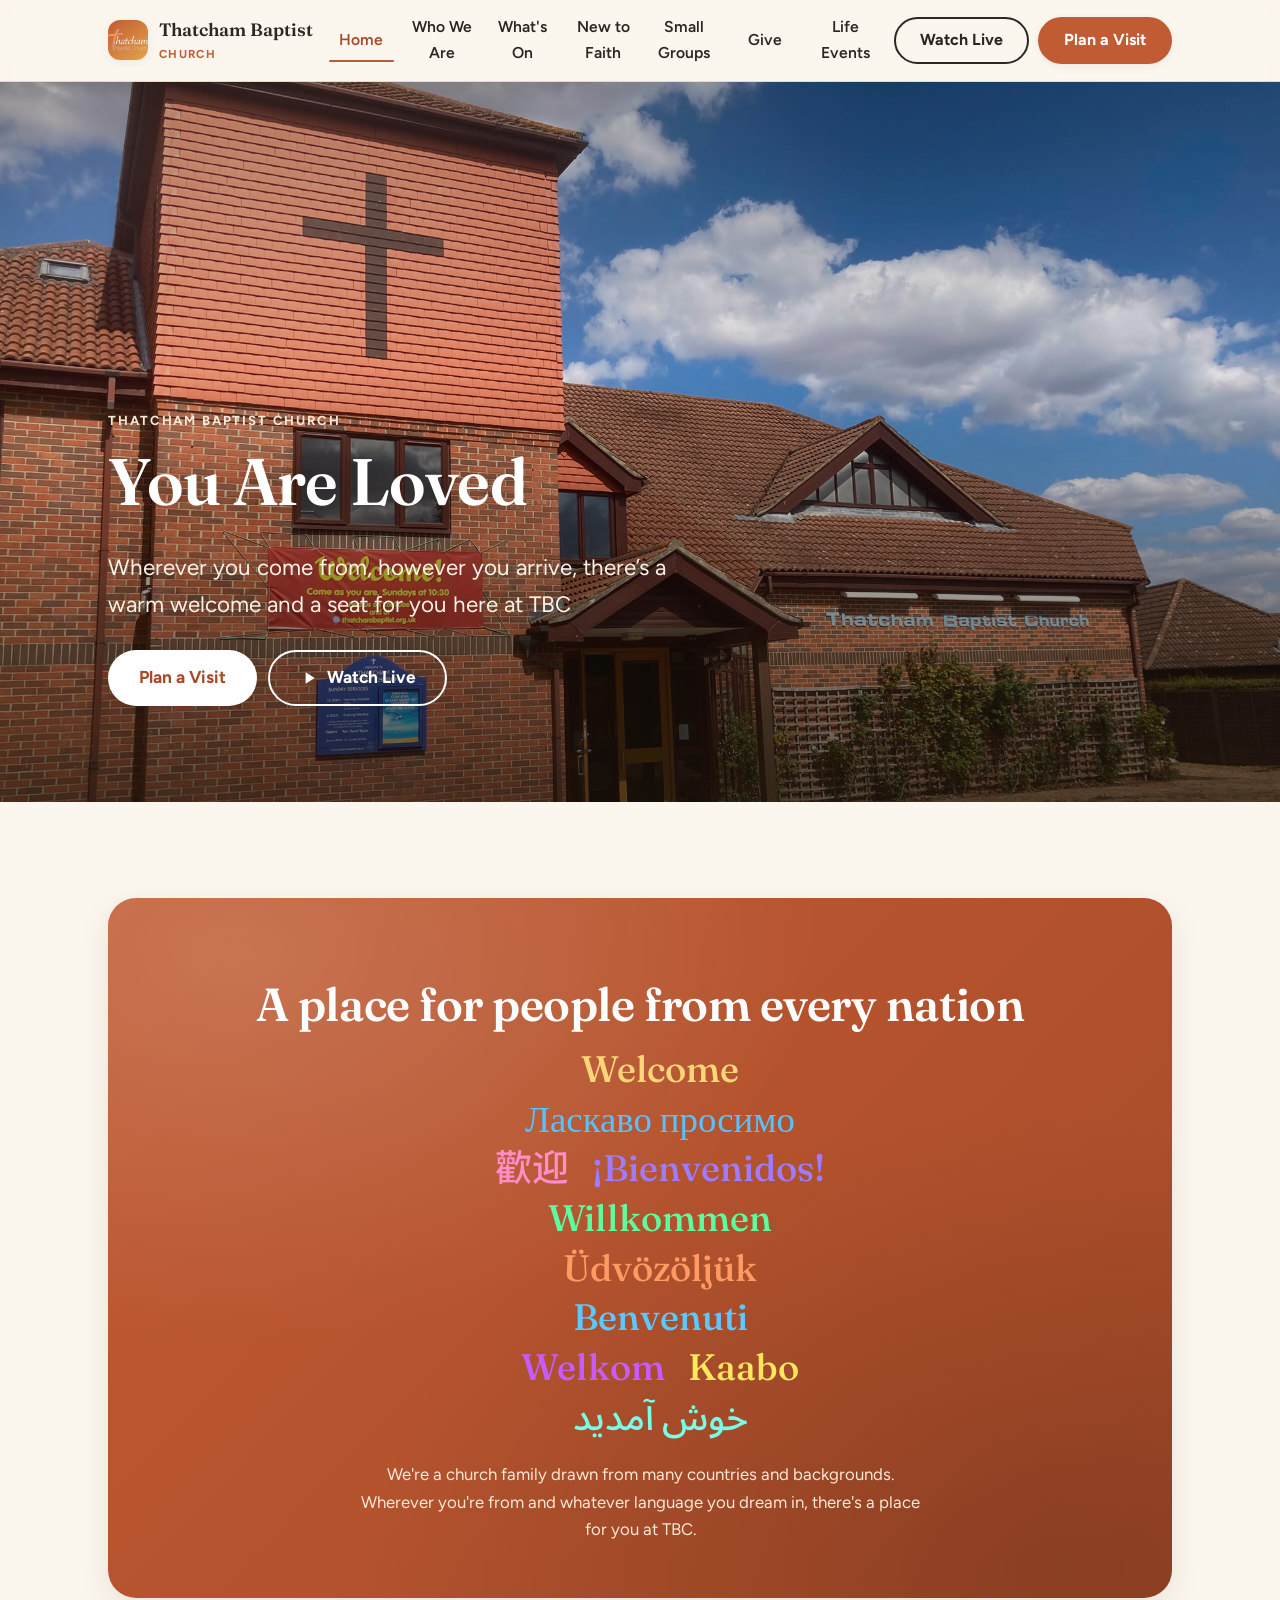
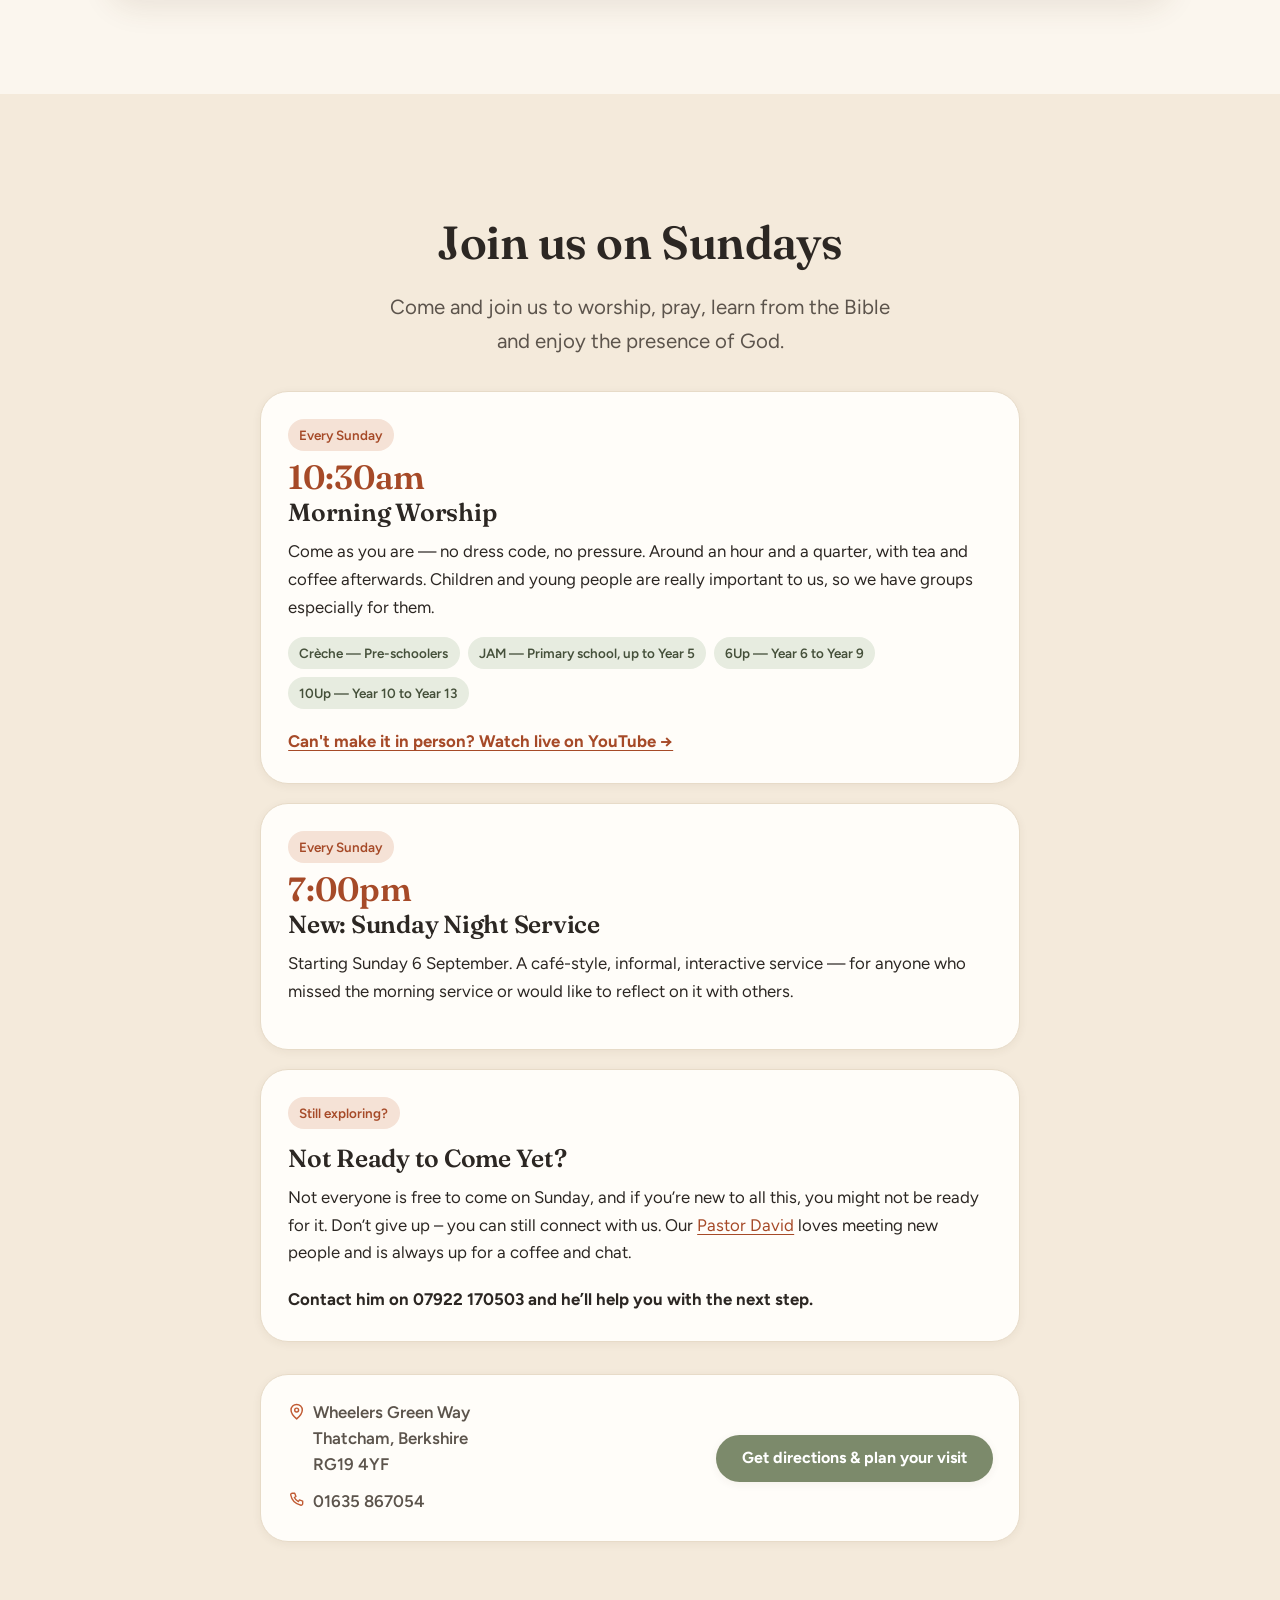
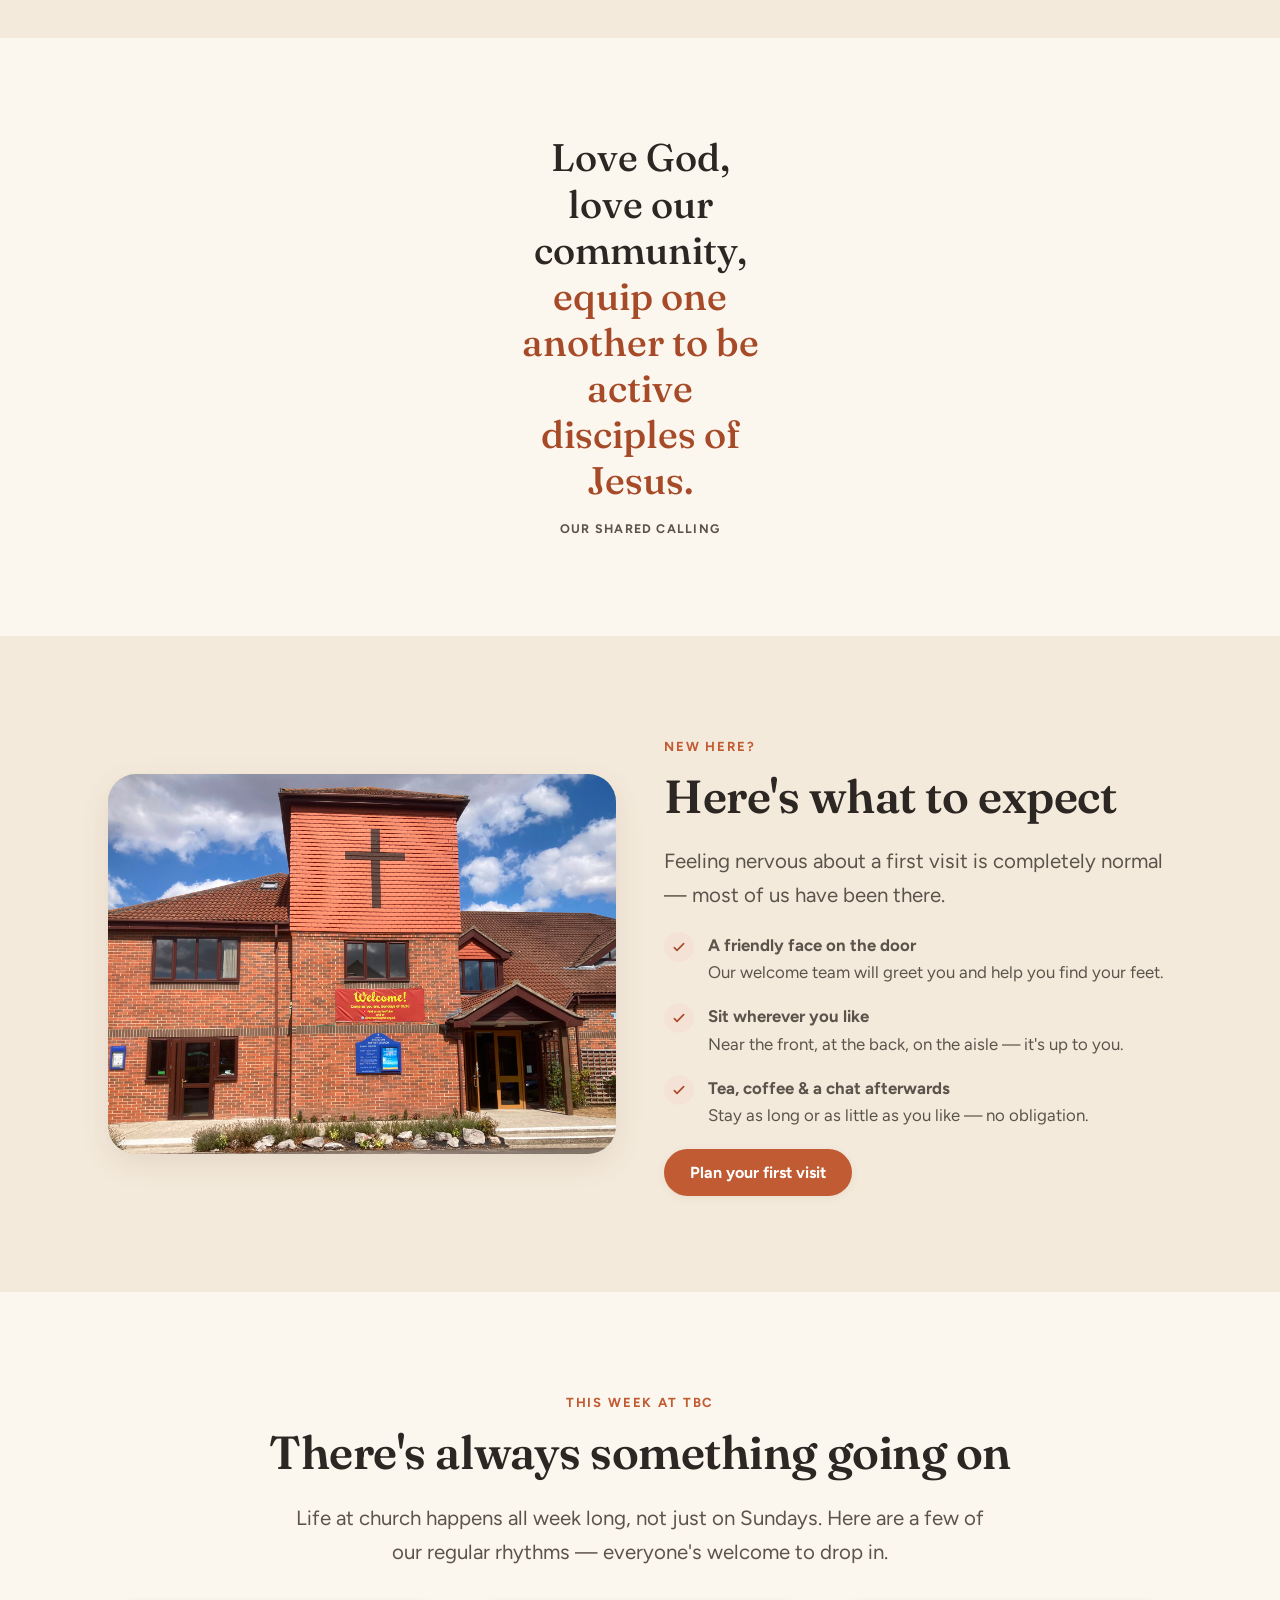
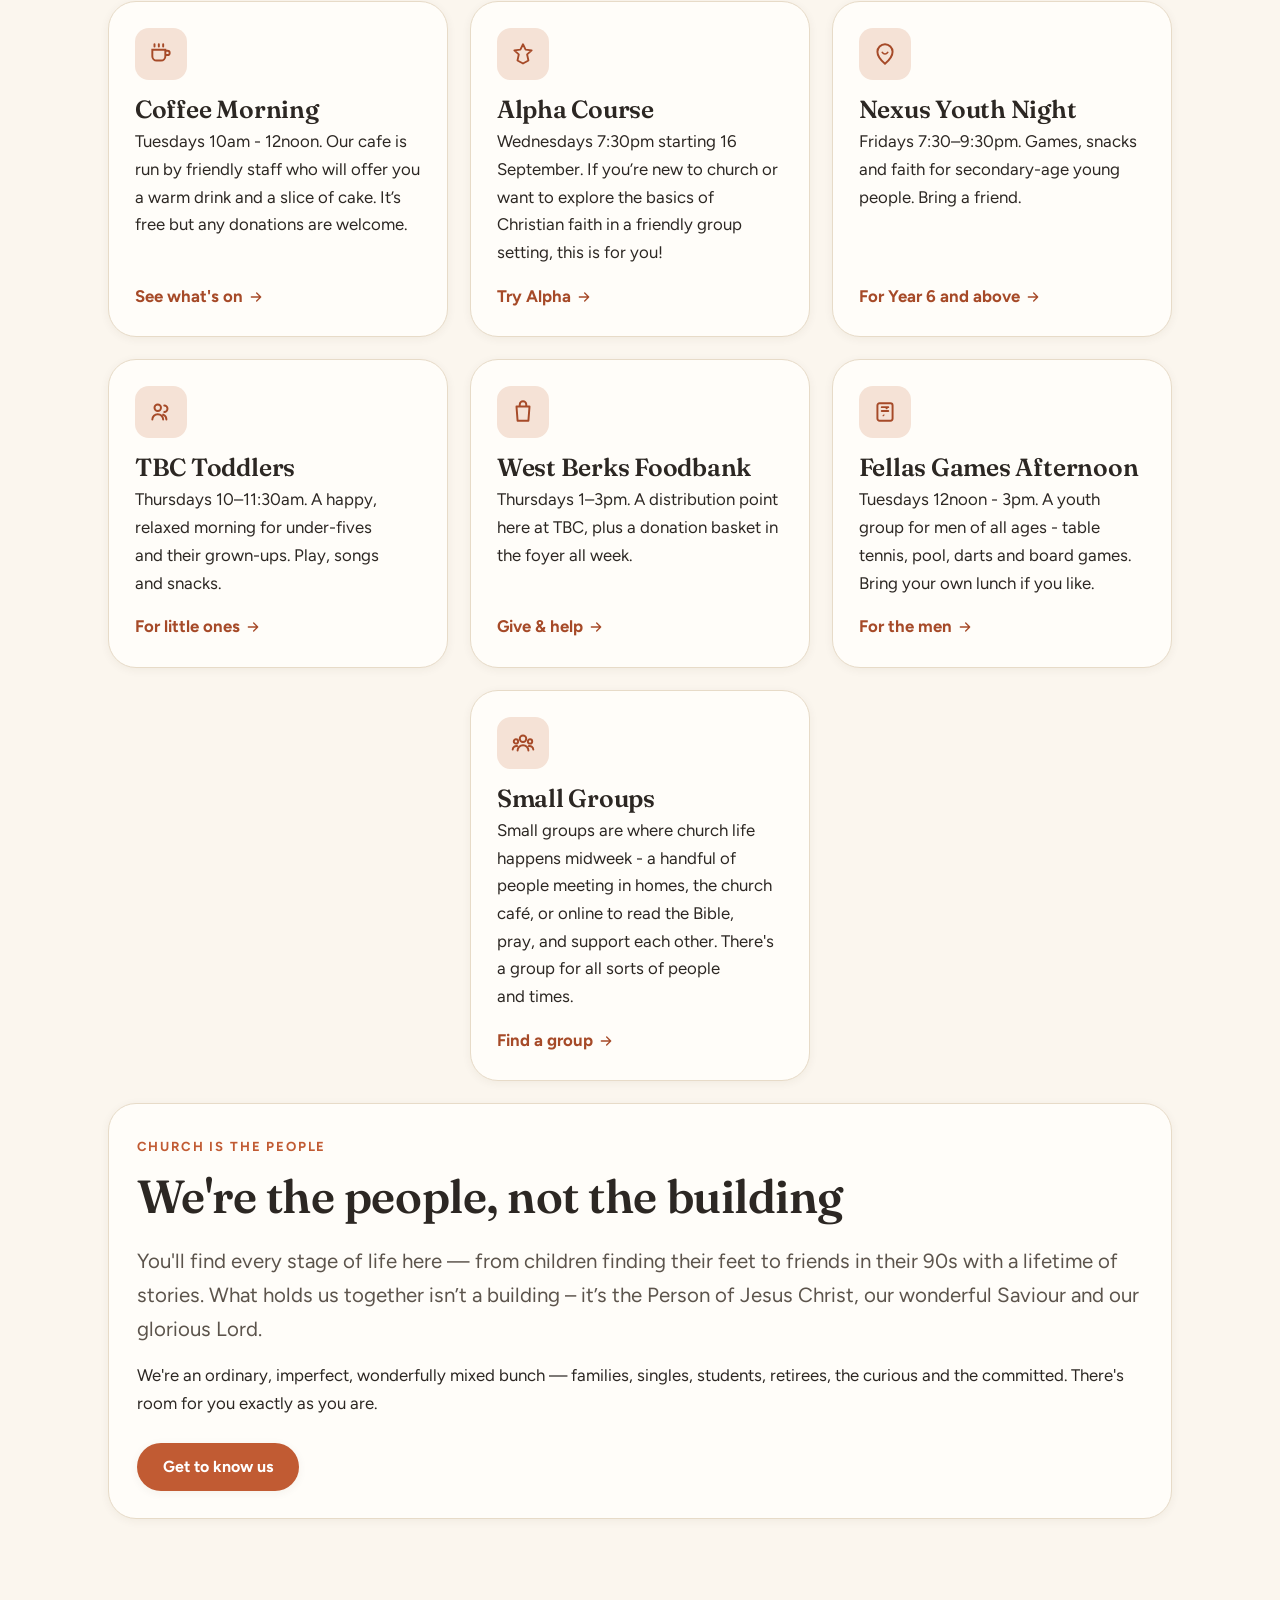
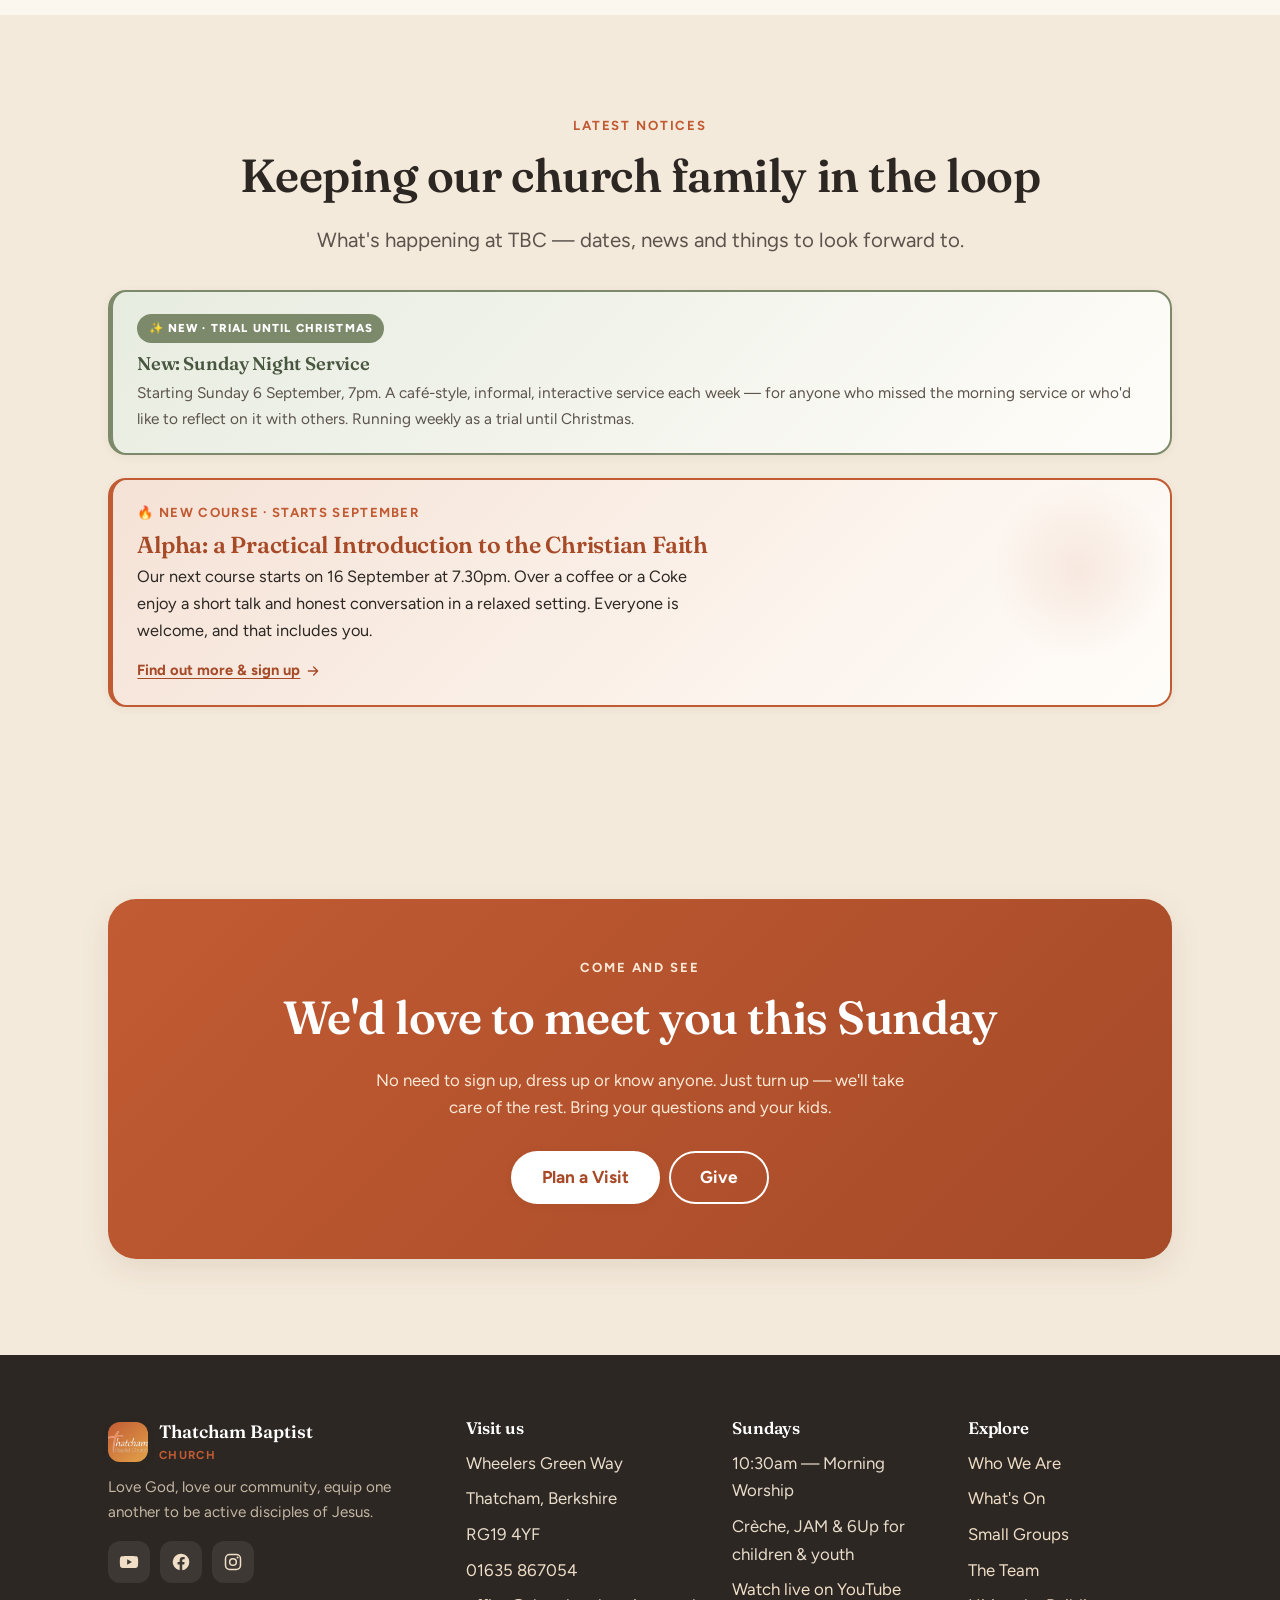
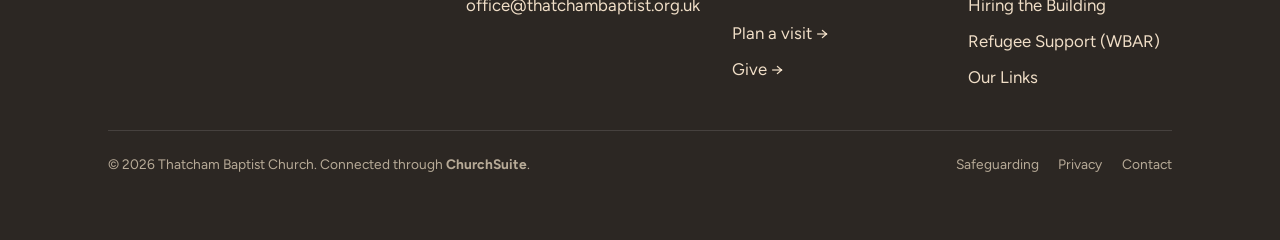
<file: index.html>
<!DOCTYPE html>
<html lang="en-GB">

<head>
  <meta charset="UTF-8" />
  <meta name="viewport" content="width=device-width, initial-scale=1" />
  <title>Thatcham Baptist Church — You Are Loved</title>
  <meta name="description"
    content="A warm, welcoming Baptist church in Thatcham, West Berkshire. Sundays 10:30am Morning Worship, livestreamed on YouTube. Come as you are — church is the people, not the building." />
  <meta name="theme-color" content="#FBF6EE" />
  <link rel="preconnect" href="https://fonts.googleapis.com" />
  <link rel="preconnect" href="https://fonts.gstatic.com" crossorigin />
  <link
    href="https://fonts.googleapis.com/css2?family=Fraunces:opsz,wght@9..144,400;9..144,500;9..144,600&family=Figtree:wght@400;500;600;700;800&family=Noto+Sans+Arabic:wght@500;600&family=Noto+Sans+SC:wght@500;600&display=swap"
    rel="stylesheet" />
  <script src="js/site-version.js"></script>
  <script>document.write('<link rel="stylesheet" href="css/styles.css?v=' + ASSET_VERSION + '" />');</script>
  <link rel="icon" href="assets/logo/cropped-circle-cropped.png" />
</head>

<body>
  <a class="skip-link" href="#main">Skip to content</a>

  <!-- ================= HEADER ================= -->
  <header class="site-header">
    <div class="wrap site-header__inner">
      <a class="brand" href="index.html" aria-label="Thatcham Baptist Church home">
        <span class="brand__mark" aria-hidden="true">
          <img src="assets/logo/Logo-Orange-White.png" alt="" loading="eager" />
        </span>
        <span>
          <span class="brand__name">Thatcham Baptist</span>
          <span class="brand__sub">Church</span>
        </span>
      </a>

      <nav class="nav" aria-label="Primary">
        <a href="index.html" aria-current="page">Home</a>
        <div class="nav-group">
          <a href="who-we-are.html">Who We Are</a>
          <div class="nav-submenu"><a href="team.html">The Team</a></div>
        </div>
        <a href="whats-on.html">What's On</a>
        <a href="new-to-faith.html">New to Faith</a>
        <a href="small-groups.html">Small Groups</a>
        <a href="give.html">Give</a>
        <a href="life-events.html">Life Events</a>
      </nav>

      <div class="header-cta">
        <a class="btn btn--ghost" href="https://www.youtube.com/@ThatchamBaptistChurch/streams" target="_blank"
          rel="noopener">Watch Live</a>
        <a class="btn" href="visit.html">Plan a Visit</a>
      </div>

      <button class="nav-toggle" aria-label="Open menu" aria-expanded="false" aria-controls="mobile-nav">
        <svg class="icon-open" viewBox="0 0 24 24" fill="none">
          <path d="M4 7h16M4 12h16M4 17h16" stroke="currentColor" stroke-width="2" stroke-linecap="round" />
        </svg>
        <svg class="icon-close" viewBox="0 0 24 24" fill="none">
          <path d="M6 6l12 12M18 6L6 18" stroke="currentColor" stroke-width="2" stroke-linecap="round" />
        </svg>
      </button>
    </div>
    <div class="mobile-nav" id="mobile-nav">
      <a href="index.html" aria-current="page">Home</a>
      <a href="who-we-are.html">Who We Are</a>
      <a class="mobile-nav__sublink" href="team.html">The Team</a>
      <a href="whats-on.html">What's On</a>
      <a href="new-to-faith.html">New to Faith</a>
      <a href="small-groups.html">Small Groups</a>
      <a href="give.html">Give</a>
      <a href="life-events.html">Life Events</a>
      <div class="mobile-cta">
        <a class="btn" href="visit.html">Plan a Visit</a>
        <a class="btn btn--ghost" href="https://www.youtube.com/@ThatchamBaptistChurch/streams" target="_blank"
          rel="noopener">Watch Live</a>
      </div>
    </div>
  </header>

  <main id="main">

    <!-- ================= HERO ================= -->
    <section class="hero">
      <div class="hero__media">
          <figure class="ph ph--sunrise has-photo">
          <img class="ph__img" src="assets/church/IMG-20260825-Front1.jpg" alt="Thatcham Baptist Church"
            loading="eager" />
        </figure>
      </div>
      <div class="wrap hero__inner">
        <span class="eyebrow hero__eyebrow">Thatcham Baptist Church</span>
        <h1>You Are Loved</h1>
        <p class="hero__lede">Wherever you come from, however you arrive, there’s a warm welcome and a seat for you here
          at TBC</p>
        <div class="hero__cta">
          <a class="btn btn--lg btn--light" href="visit.html">Plan a Visit</a>
          <a class="btn btn--lg btn--ghost" style="--fg:#fff;border-color:#fff"
            href="https://www.youtube.com/@ThatchamBaptistChurch/streams" target="_blank" rel="noopener">
            <svg class="btn__icon" viewBox="0 0 24 24" fill="none" aria-hidden="true">
              <path d="M8 5v14l11-7z" fill="currentColor" />
            </svg>
            Watch Live
          </a>
        </div>
      </div>
    </section>

    <!-- ================= MULTILINGUAL WELCOME ================= -->
    <section class="section" aria-labelledby="welcome-h">
      <div class="wrap">
        <div class="welcome-band reveal">
          <span class="eyebrow"></span>
          <h2 id="welcome-h">A place for people from every nation</h2>
          <ul class="welcome-words" aria-label="Welcome in several languages">
            <li><span class="lang lang--lead">Welcome</span></li>
            <li><span class="lang" lang="uk">Ласкаво просимо</span></li>
            <li><span class="lang" lang="zh-Hant">歡迎</span></li>
            <li><span class="lang" lang="es">¡Bienvenidos!</span></li>
            <li><span class="lang" lang="de">Willkommen</span></li>
            <li><span class="lang" lang="hu">Üdvözöljük</span></li>
            <li><span class="lang" lang="it">Benvenuti</span></li>
            <li><span class="lang" lang="af">Welkom</span></li>
            <li><span class="lang" lang="yo">Kaabo</span></li>
            <li><span class="lang" lang="fa" dir="rtl">خوش آمدید</span></li>
          </ul>
          <p class="welcome-sub">We're a church family drawn from many countries and backgrounds. Wherever you're from
            and whatever language you dream in, there's a place for you at TBC.</p>
        </div>
      </div>
    </section>

    <!-- ================= SERVICE TIMES ================= -->
    <section class="section bg-sand" aria-labelledby="times-h">
      <div class="wrap">
        <div class="center reveal">
          <span class="eyebrow"></span>
          <h2 id="times-h">Join us on Sundays</h2>
          <p class="lede narrow desktop-break">Come and join us to worship, pray, learn from the Bible <br>and enjoy the presence of God.</p>
        </div>

        <div class="services mt-3" style="grid-template-columns:1fr;max-width:760px;margin-inline:auto">
          <div class="service-card reveal">
            <span class="chip chip--clay">Every Sunday</span>
            <p class="service-card__time" style="margin-top:.6rem">10:30am</p>
            <h3>Morning Worship</h3>
            <p>Come as you are — no dress code, no pressure. Around an hour and a quarter, with tea and coffee afterwards. Children and young people are really important to us, so we have groups especially for them.</p>
            <ul>
              <li class="chip">Crèche — Pre-schoolers</li>
              <li class="chip">JAM — Primary school, up to Year 5</li>
              <li class="chip">6Up — Year 6 to Year 9</li>
              <li class="chip">10Up — Year 10 to Year 13</li>
            </ul>
            <p class="mt-2 mb-0"><a href="https://www.youtube.com/@ThatchamBaptistChurch/streams" target="_blank"
                rel="noopener"><strong>Can't make it in person? Watch live on YouTube →</strong></a></p>
          </div>
          <div class="service-card reveal">
            <span class="chip chip--clay">Every Sunday</span>
            <p class="service-card__time" style="margin-top:.6rem">7:00pm</p>
            <h3>New: Sunday Night Service</h3>
            <p>Starting Sunday 6 September. A café-style, informal, interactive service — for anyone who missed the morning service or would like to reflect on it with others.</p>
          </div>
          <div class="service-card reveal">
            <span class="chip chip--clay">Still exploring?</span>
            <h3>Not Ready to Come Yet?</h3>
            <p>Not everyone is free to come on Sunday, and if you’re new to all this, you might not be ready for it.
              Don’t give up – you can still connect with us. Our <a href="team.html#david-taylor">Pastor David</a> loves
              meeting new people and is always up for a coffee and chat.</p>
            <p class="mt-2 mb-0"><strong>Contact him on 07922 170503 and he’ll help you with the next step.</strong></p>
          </div>
        </div>

        <div class="card mt-3 reveal service-info-card">
          <div class="infoline">
            <span>
              <svg viewBox="0 0 24 24" fill="none">
                <path d="M12 21s-7-5.7-7-11a7 7 0 1114 0c0 5.3-7 11-7 11z" stroke="currentColor" stroke-width="1.8" />
                <circle cx="12" cy="10" r="2.4" stroke="currentColor" stroke-width="1.8" />
              </svg>
              <span class="address-lines">
                <span>Wheelers Green Way</span>
                <span>Thatcham, Berkshire</span>
                <span>RG19 4YF</span>
              </span>
            </span>
            <span><svg viewBox="0 0 24 24" fill="none">
                <path
                  d="M6.6 4h3l1.5 4-2 1.4a11 11 0 005 5l1.4-2 4 1.5v3a2 2 0 01-2.2 2A16 16 0 014.6 6.2 2 2 0 016.6 4z"
                  stroke="currentColor" stroke-width="1.7" stroke-linejoin="round" />
              </svg>01635 867054</span>
          </div>
          <a class="btn btn--sage" href="visit.html">Get directions &amp; plan your visit</a>
        </div>
      </div>
    </section>

    <!-- ================= STRAPLINE ================= -->
    <section class="section">
      <div class="wrap strapline reveal">
        <blockquote>Love God, love our community, <span class="accent">equip one another to be active disciples of
            Jesus.</span></blockquote>
        <cite>Our shared calling</cite>
      </div>
    </section>

    <!-- ================= NEW HERE ================= -->
    <section class="section bg-sand" aria-labelledby="new-h">
      <div class="wrap">
        <div class="feature">
          <figure class="ph ph--grove ratio-4-3 feature__media reveal has-photo">
            <img id="new-here" class="ph__img" src="assets/church/IMG-20260825-Front3.jpg" alt="Thatcham Baptist Church"
              loading="lazy" />
          </figure>
          <div class="reveal d1">
            <span class="eyebrow">New here?</span>
            <h2 id="new-h">Here's what to expect</h2>
            <p class="lede">Feeling nervous about a first visit is completely normal — most of us have been there.</p>
            <ul class="checklist mt-2">
              <li><span class="tick"><svg viewBox="0 0 24 24" fill="none">
                    <path d="M5 13l4 4L19 7" stroke="currentColor" stroke-width="2.4" stroke-linecap="round"
                      stroke-linejoin="round" />
                  </svg></span><span><strong>A friendly face on the door</strong>Our welcome team will greet you and
                  help you find your feet.</span></li>
              <li><span class="tick"><svg viewBox="0 0 24 24" fill="none">
                    <path d="M5 13l4 4L19 7" stroke="currentColor" stroke-width="2.4" stroke-linecap="round"
                      stroke-linejoin="round" />
                  </svg></span><span><strong>Sit wherever you like</strong>Near the front, at the back, on the aisle —
                  it's up to you.</span></li>
              <li><span class="tick"><svg viewBox="0 0 24 24" fill="none">
                    <path d="M5 13l4 4L19 7" stroke="currentColor" stroke-width="2.4" stroke-linecap="round"
                      stroke-linejoin="round" />
                  </svg></span><span><strong>Tea, coffee &amp; a chat afterwards</strong>Stay as long or as little as
                  you like — no obligation.</span></li>
            </ul>
            <a class="btn mt-2" href="visit.html">Plan your first visit</a>
          </div>
        </div>
      </div>
    </section>

    <!-- ================= THIS WEEK ================= -->
    <section class="section" aria-labelledby="week-h">
      <div class="wrap">
        <div class="center reveal">
          <span class="eyebrow">This week at TBC</span>
          <h2 id="week-h">There's always something going on</h2>
          <p class="lede narrow">Life at church happens all week long, not just on Sundays. Here are a few of our
            regular rhythms — everyone's welcome to drop in.</p>
        </div>

        <div class="grid grid--3 grid--balanced mt-3">
          <a class="card card--link reveal" href="whats-on.html#tuesday">
            <div class="card__icon"><svg viewBox="0 0 24 24" fill="none">
                <path d="M4 8h12v6a4 4 0 01-4 4H8a4 4 0 01-4-4V8zM16 9h2a2 2 0 010 4h-2M6 3v2M10 3v2M14 3v2"
                  stroke="currentColor" stroke-width="1.8" stroke-linecap="round" />
              </svg></div>
            <h3>Coffee Morning</h3>
            <p>Tuesdays 10am - 12noon.  Our cafe is run by friendly staff who will offer you a warm drink and a slice of cake.  It’s free but any donations are welcome.</p>
            <span class="more mt-1">See what's on <svg viewBox="0 0 24 24" width="16" height="16" fill="none">
                <path d="M5 12h14M13 6l6 6-6 6" stroke="currentColor" stroke-width="2" stroke-linecap="round"
                  stroke-linejoin="round" />
              </svg></span>
          </a>
          <a class="card card--link reveal d1" href="whats-on.html#alpha">
            <div class="card__icon"><svg viewBox="0 0 24 24" fill="none">
                <path d="M12 3l2.4 5 5.6.6-4.2 3.8 1.2 5.6L12 20.8 6.9 18l1.2-5.6L4 8.6 9.6 8z" stroke="currentColor"
                  stroke-width="1.7" stroke-linejoin="round" />
              </svg></div>
            <h3>Alpha Course</h3>
            <p>Wednesdays 7:30pm starting 16 September.  If you’re new to church or want to explore the basics of Christian faith in a friendly group setting, this is for you!</p>
            <span class="more mt-1">Try Alpha <svg viewBox="0 0 24 24" width="16" height="16" fill="none">
                <path d="M5 12h14M13 6l6 6-6 6" stroke="currentColor" stroke-width="2" stroke-linecap="round"
                  stroke-linejoin="round" />
              </svg></span>
          </a>
          <a class="card card--link reveal d2" href="whats-on.html#nexus">
            <div class="card__icon"><svg viewBox="0 0 24 24" fill="none">
                <path d="M12 21s-7-5.7-7-11a7 7 0 1114 0c0 5.3-7 11-7 11z" stroke="currentColor" stroke-width="1.8" />
                <path d="M9.5 10.5s1 1.5 2.5 1.5 2.5-1.5 2.5-1.5" stroke="currentColor" stroke-width="1.6"
                  stroke-linecap="round" />
              </svg></div>
            <h3>Nexus Youth Night</h3>
            <p>Fridays 7:30–9:30pm. Games, snacks and faith for secondary-age young people. Bring a friend.</p>
            <span class="more mt-1">For Year 6 and above <svg viewBox="0 0 24 24" width="16" height="16" fill="none">
                <path d="M5 12h14M13 6l6 6-6 6" stroke="currentColor" stroke-width="2" stroke-linecap="round"
                  stroke-linejoin="round" />
              </svg></span>
          </a>
          <a class="card card--link reveal" href="whats-on.html#thursday">
            <div class="card__icon"><svg viewBox="0 0 24 24" fill="none">
                <circle cx="9" cy="8" r="3" stroke="currentColor" stroke-width="1.8" />
                <path d="M4 19a5 5 0 0110 0M15 6a3 3 0 010 6M17 19a5 5 0 00-3-4.6" stroke="currentColor"
                  stroke-width="1.8" stroke-linecap="round" />
              </svg></div>
            <h3>TBC Toddlers</h3>
            <p>Thursdays 10–11:30am. A happy, relaxed morning for under-fives and their grown-ups. Play, songs and
              snacks.</p>
            <span class="more mt-1">For little ones <svg viewBox="0 0 24 24" width="16" height="16" fill="none">
                <path d="M5 12h14M13 6l6 6-6 6" stroke="currentColor" stroke-width="2" stroke-linecap="round"
                  stroke-linejoin="round" />
              </svg></span>
          </a>
          <a class="card card--link reveal d1" href="whats-on.html#thursday">
            <div class="card__icon"><svg viewBox="0 0 24 24" fill="none">
                <path d="M6 7h12l-1 13H7L6 7zM9 7V5a3 3 0 016 0v2" stroke="currentColor" stroke-width="1.8"
                  stroke-linecap="round" stroke-linejoin="round" />
              </svg></div>
            <h3>West Berks Foodbank</h3>
            <p>Thursdays 1–3pm. A distribution point here at TBC, plus a donation basket in the foyer all week.</p>
            <span class="more mt-1">Give &amp; help <svg viewBox="0 0 24 24" width="16" height="16" fill="none">
                <path d="M5 12h14M13 6l6 6-6 6" stroke="currentColor" stroke-width="2" stroke-linecap="round"
                  stroke-linejoin="round" />
              </svg></span>
          </a>
          <a class="card card--link reveal d2" href="whats-on.html#tuesday">
            <div class="card__icon"><svg viewBox="0 0 24 24" fill="none">
                <path d="M7 4h10a2 2 0 012 2v12a2 2 0 01-2 2H7a2 2 0 01-2-2V6a2 2 0 012-2z" stroke="currentColor"
                  stroke-width="1.8" stroke-linejoin="round" />
                <path d="M9 7.5h6" stroke="currentColor" stroke-width="1.8" stroke-linecap="round" />
                <path d="M9 11h6" stroke="currentColor" stroke-width="1.8" stroke-linecap="round" />
                <path d="M9.5 15.5l.75.75.75-.75.75-.75-.75-.75-.75.75-.75.75z" fill="currentColor" />
                <path d="M14.5 8.5a1 1 0 11-2 0 1 1 0 012 0z" fill="currentColor" />
              </svg></div>
            <h3>Fellas Games Afternoon</h3>
            <p>Tuesdays 12noon - 3pm. A youth group for men of all ages - table tennis, pool, darts and board games.  Bring your own lunch if you like.</p>
            <span class="more mt-1">For the men <svg viewBox="0 0 24 24" width="16" height="16" fill="none">
                <path d="M5 12h14M13 6l6 6-6 6" stroke="currentColor" stroke-width="2" stroke-linecap="round"
                  stroke-linejoin="round" />
              </svg></span>
          </a>
          <a class="card card--link reveal" href="small-groups.html">
            <div class="card__icon"><svg viewBox="0 0 24 24" fill="none">
                <circle cx="12" cy="8" r="3" stroke="currentColor" stroke-width="1.8" />
                <path d="M7 19a5 5 0 0110 0" stroke="currentColor" stroke-width="1.8" stroke-linecap="round" />
                <circle cx="5.5" cy="10.5" r="2" stroke="currentColor" stroke-width="1.8" />
                <circle cx="18.5" cy="10.5" r="2" stroke="currentColor" stroke-width="1.8" />
                <path d="M2.5 18a3.5 3.5 0 014-3.2M21.5 18a3.5 3.5 0 00-4-3.2" stroke="currentColor"
                  stroke-width="1.8" stroke-linecap="round" />
              </svg></div>
            <h3>Small Groups</h3>
            <p>Small groups are where church life happens midweek - a handful of people meeting in homes, the church café, or online to read the Bible, pray, and support each other. There's a group for all sorts of people and times.</p>
            <span class="more mt-1">Find a group <svg viewBox="0 0 24 24" width="16" height="16" fill="none">
                <path d="M5 12h14M13 6l6 6-6 6" stroke="currentColor" stroke-width="2" stroke-linecap="round"
                  stroke-linejoin="round" />
              </svg></span>
          </a>
        </div>
        <div class="service-card reveal">
            <span class="eyebrow">Church is the people</span>
            <h2 id="people-h">We're the people, not the building</h2>
            <p class="lede">You'll find every stage of life here — from children finding their feet to friends in their
              90s with a lifetime of stories. What holds us together isn’t a building – it’s the Person of Jesus Christ,
              our wonderful Saviour and our glorious Lord.</p>
            <p>We're an ordinary, imperfect, wonderfully mixed bunch — families, singles, students, retirees, the
              curious and the committed. There's room for you exactly as you are.</p>
            <a class="btn mt-1" href="who-we-are.html">Get to know us</a>
          </div>
      </div>
    </section>
    

    <!-- ================= LATEST NOTICES ================= -->
    <section class="section bg-sand" aria-labelledby="notices-h">
      <div class="wrap">
        <div class="center reveal">
          <span class="eyebrow">Latest notices</span>
          <h2 id="notices-h">Keeping our church family in the loop</h2>
          <p class="lede narrow">What's happening at TBC — dates, news and things to look forward to.</p>
        </div>
        <div class="grid grid--3 mt-3">
          <!-- ===== Sunday Night Service — TIME-LIMITED TRIAL (weekly until Christmas 2025) =====
               To retire after the trial: delete this <article>, or move it into the Sunday
               service-times block on this page if it becomes a permanent service. ===== -->
          <article class="notice-card notice-card--new reveal" style="grid-column: 1 / -1;">
            <span class="notice-card__badge">✨ New · Trial until Christmas</span>
            <h3>New: Sunday Night Service</h3>
            <p>Starting Sunday 6 September, 7pm. A café-style, informal, interactive service each week —
              for anyone who missed the morning service or who'd like to reflect on it with others.
              Running weekly as a trial until Christmas.</p>
          </article>
          <!-- ===== end Sunday Night Service trial ===== -->
          <article class="notice-card notice-card--featured reveal" style="grid-column: 1 / -1;">
            <span class="notice-card__date">🔥 New course · Starts September</span>
            <h3>Alpha: a Practical Introduction to the Christian Faith</h3>
            <p>Our next course starts on 16 September at 7.30pm.  Over a coffee or a Coke enjoy a short talk and honest conversation in a relaxed setting.  Everyone is welcome, and that includes you.</p>
            <a class="more mt-1" href="whats-on.html#alpha" style="display:inline-flex;align-items:center;gap:.3rem">
              Find out more &amp; sign up <svg viewBox="0 0 24 24" width="16" height="16" fill="none">
                <path d="M5 12h14M13 6l6 6-6 6" stroke="currentColor" stroke-width="2" stroke-linecap="round"
                  stroke-linejoin="round" />
              </svg>
            </a>
          </article>
        </div>
      </div>
    </section>

    <!-- ================= LIVE: WHAT'S COMING UP (ChurchSuite calendar feed) ================= -->
    <section class="section" id="coming-up" aria-labelledby="coming-up-h">
      <div class="wrap">
        <div class="center reveal">
          <span class="eyebrow">On the calendar</span>
          <h2 id="coming-up-h">What's coming up</h2>
          <p class="lede narrow">Special events and dates for your diary, straight from our church calendar.</p>
        </div>

        <div id="evh-status" class="sg-status mt-3" aria-live="polite">
          <div class="sg-loading">
            <span class="sg-spinner" aria-hidden="true"></span>
            <p>Loading upcoming events…</p>
          </div>
        </div>

        <div id="ev-home">
          <div class="sg-grid mt-3" id="evh-grid"></div>
        </div>

        <div class="center mt-3 reveal">
          <a class="btn btn--ghost" href="whats-on.html#events">See all events</a>
        </div>
      </div>
    </section>

    <!-- ================= CTA BAND ================= -->
    <section class="section bg-sand">
      <div class="wrap">
        <div class="callout reveal">
          <span class="eyebrow" style="color:#FBE9D6">Come and see</span>
          <h2>We'd love to meet you this Sunday</h2>
          <p>No need to sign up, dress up or know anyone. Just turn up — we'll take care of the rest. Bring your
            questions and your kids.</p>
          <div class="pill-row" style="justify-content:center;margin-top:1.2rem">
            <a class="btn btn--light btn--lg" href="visit.html">Plan a Visit</a>
            <a class="btn btn--ghost btn--lg" style="--fg:#fff;border-color:#fff" href="give.html">Give</a>
          </div>
        </div>
      </div>
    </section>
  </main>

  <!-- ================= FOOTER ================= -->
  <footer class="site-footer">
    <div class="wrap">
      <div class="footer-grid">
        <div class="footer-brand">
          <a class="brand" href="index.html" aria-label="Thatcham Baptist Church home" style="margin-bottom:.6rem">
            <span class="brand__mark" aria-hidden="true"><img src="assets/logo/Logo-Orange-White.png" alt=""
                loading="lazy" /></span>
            <span><span class="brand__name">Thatcham Baptist</span><span class="brand__sub">Church</span></span>
          </a>
          <p>Love God, love our community, equip one another to be active disciples of Jesus.</p>
          <div class="socials">
            <a href="https://www.youtube.com/@ThatchamBaptistChurch" target="_blank" rel="noopener"
              aria-label="YouTube"><svg viewBox="0 0 24 24" fill="currentColor">
                <path
                  d="M23 12s0-3.4-.4-5a2.6 2.6 0 00-1.8-1.8C19 4.7 12 4.7 12 4.7s-7 0-8.8.5A2.6 2.6 0 001.4 7C1 8.6 1 12 1 12s0 3.4.4 5a2.6 2.6 0 001.8 1.8c1.8.5 8.8.5 8.8.5s7 0 8.8-.5A2.6 2.6 0 0022.6 17c.4-1.6.4-5 .4-5zM9.8 15.3V8.7l5.7 3.3-5.7 3.3z" />
              </svg></a>
            <a href="https://www.facebook.com/thatchambaptist" target="_blank" rel="noopener" aria-label="Facebook"><svg
                viewBox="0 0 24 24" fill="currentColor">
                <path
                  d="M22 12a10 10 0 10-11.6 9.9v-7H7.9V12h2.5V9.8c0-2.5 1.5-3.9 3.8-3.9 1.1 0 2.2.2 2.2.2v2.5h-1.3c-1.2 0-1.6.8-1.6 1.6V12h2.8l-.4 2.9h-2.4v7A10 10 0 0022 12z" />
              </svg></a>
            <a href="https://www.instagram.com/thatchambaptist" target="_blank" rel="noopener"
              aria-label="Instagram"><svg viewBox="0 0 24 24" fill="none">
                <rect x="3" y="3" width="18" height="18" rx="5" stroke="currentColor" stroke-width="1.8" />
                <circle cx="12" cy="12" r="4" stroke="currentColor" stroke-width="1.8" />
                <circle cx="17.5" cy="6.5" r="1.2" fill="currentColor" />
              </svg></a>
          </div>
        </div>

        <div>
          <h4>Visit us</h4>
          <ul>
            <li>Wheelers Green Way</li>
            <li>Thatcham, Berkshire</li>
            <li>RG19 4YF</li>
            <li><a href="tel:+441635867054">01635 867054</a></li>
            <li><a href="mailto:office@thatchambaptist.org.uk">office@thatchambaptist.org.uk</a></li>
          </ul>
        </div>

        <div>
          <h4>Sundays</h4>
          <ul>
            <li>10:30am — Morning Worship</li>
            <li>Crèche, JAM &amp; 6Up for children &amp; youth</li>
            <li><a href="https://www.youtube.com/@ThatchamBaptistChurch/streams" target="_blank" rel="noopener">Watch
                live on YouTube</a></li>
            <li style="margin-top:.5rem"><a href="visit.html">Plan a visit &rarr;</a></li>
            <li><a href="give.html">Give &rarr;</a></li>
          </ul>
        </div>

        <div>
          <h4>Explore</h4>
          <ul>
            <li><a href="who-we-are.html">Who We Are</a></li>
            <li><a href="whats-on.html">What's On</a></li>
            <li><a href="small-groups.html">Small Groups</a></li>
            <li><a href="team.html">The Team</a></li>
            <li><a href="hiring.html">Hiring the Building</a></li>
            <li><a href="wbar.html">Refugee Support (WBAR)</a></li>
            <li><a href="links.html">Our Links</a></li>
          </ul>
        </div>
      </div>

      <div class="footer-bottom">
        <span>&copy; <span data-year>2026</span> Thatcham Baptist Church. Connected through
          <strong>ChurchSuite</strong>.</span>
        <span class="links">
          <a href="safeguarding.html">Safeguarding</a>
          <a href="privacy.html">Privacy</a>
          <a href="visit.html">Contact</a>
        </span>
      </div>
    </div>
  </footer>

  <!-- ================= MOBILE ACTION BAR ================= -->
  <nav class="action-bar" aria-label="Quick actions">
    <a href="visit.html" class="is-primary">
      <svg viewBox="0 0 24 24" fill="none">
        <path d="M12 21s-7-5.7-7-11a7 7 0 1114 0c0 5.3-7 11-7 11z" stroke="currentColor" stroke-width="1.8" />
        <circle cx="12" cy="10" r="2.4" stroke="currentColor" stroke-width="1.8" />
      </svg>
      Plan a Visit
    </a>
    <a href="https://www.youtube.com/@ThatchamBaptistChurch/streams" target="_blank" rel="noopener">
      <svg viewBox="0 0 24 24" fill="none">
        <path d="M8 5v14l11-7z" fill="currentColor" />
      </svg>
      Watch Live
    </a>
    <a href="give.html">
      <svg viewBox="0 0 24 24" fill="none">
        <path d="M12 21s-8-4.9-8-11a4.5 4.5 0 018-2.8A4.5 4.5 0 0120 10c0 6.1-8 11-8 11z" stroke="currentColor"
          stroke-width="1.8" stroke-linejoin="round" />
      </svg>
      Give
    </a>
  </nav>

  <script>document.write('<script src="js/main.js?v=' + ASSET_VERSION + '"><\/script>');</script>
  <script>document.write('<script src="js/feed-common.js?v=' + ASSET_VERSION + '"><\/script>');</script>
  <script>document.write('<script src="js/events.js?v=' + ASSET_VERSION + '"><\/script>');</script>
</body>

</html>
</file>
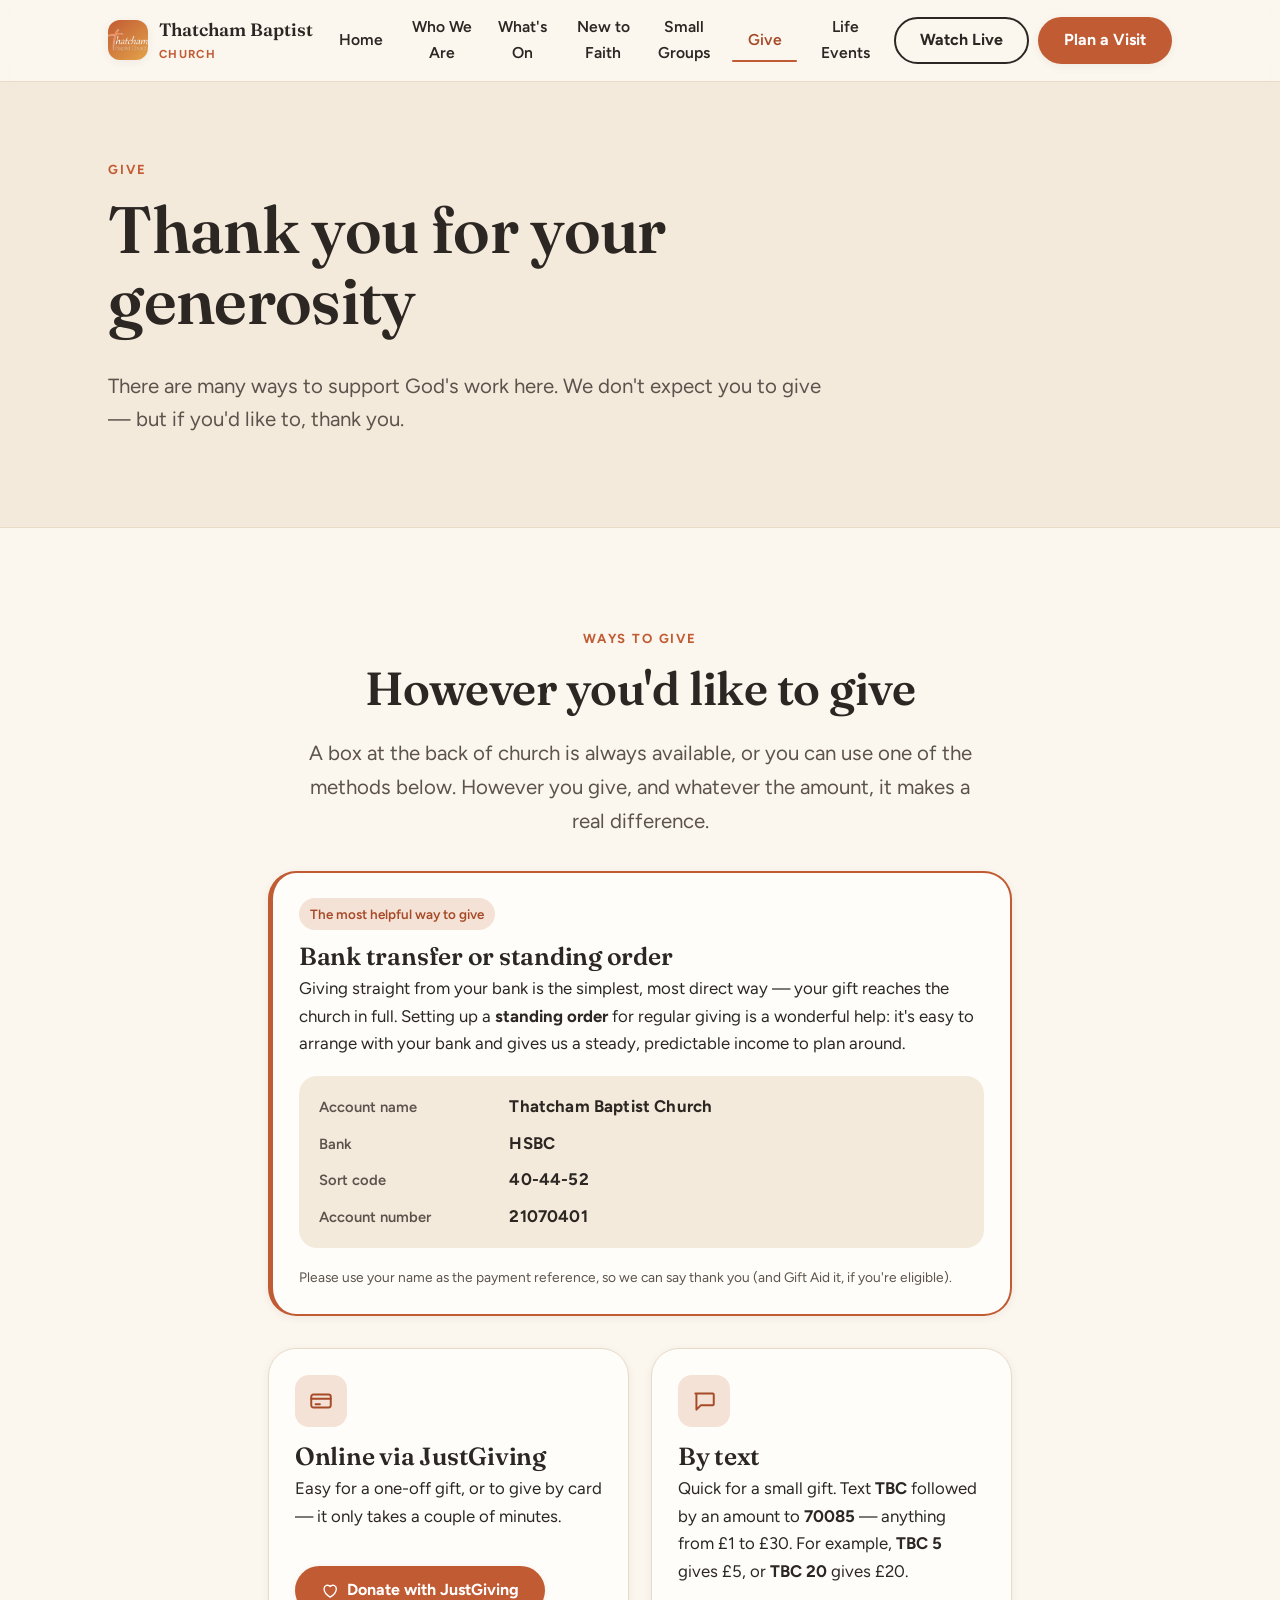
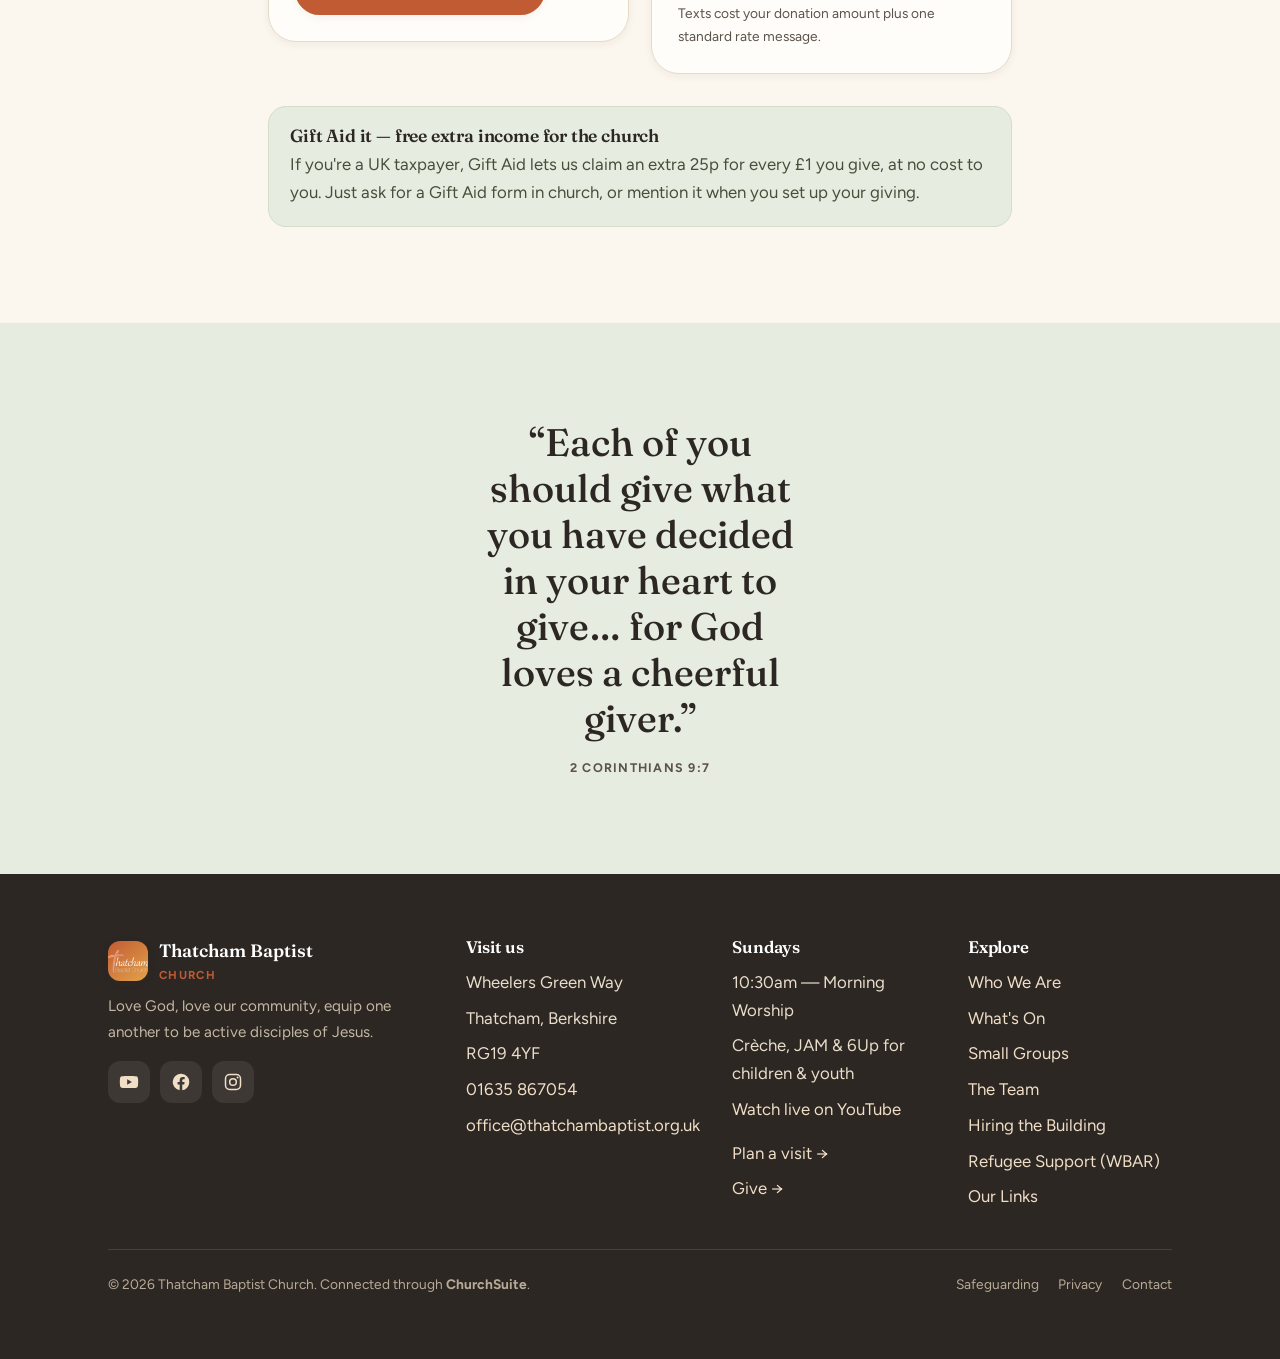
<file: give.html>
<!DOCTYPE html>
<html lang="en-GB">
<head>
  <meta charset="UTF-8" />
  <meta name="viewport" content="width=device-width, initial-scale=1" />
  <title>Give — Thatcham Baptist Church</title>
  <meta name="description" content="We don't expect you to contribute — but if you'd like to support God's work here at Thatcham Baptist Church, thank you. Giving box in church or online, however suits you." />
  <meta name="theme-color" content="#FBF6EE" />
  <link rel="preconnect" href="https://fonts.googleapis.com" />
  <link rel="preconnect" href="https://fonts.gstatic.com" crossorigin />
  <link href="https://fonts.googleapis.com/css2?family=Fraunces:opsz,wght@9..144,400;9..144,500;9..144,600&family=Figtree:wght@400;500;600;700;800&display=swap" rel="stylesheet" />
  <script src="js/site-version.js"></script>
  <script>document.write('<link rel="stylesheet" href="css/styles.css?v=' + ASSET_VERSION + '" />');</script>
  <link rel="icon" href="assets/logo/cropped-circle-cropped.png" />
</head>
<body>
  <a class="skip-link" href="#main">Skip to content</a>

  <header class="site-header">
    <div class="wrap site-header__inner">
      <a class="brand" href="index.html" aria-label="Thatcham Baptist Church home">
        <span class="brand__mark" aria-hidden="true"><img src="assets/logo/Logo-Orange-White.png" alt="" loading="eager" /></span>
        <span><span class="brand__name">Thatcham Baptist</span><span class="brand__sub">Church</span></span>
      </a>
      <nav class="nav" aria-label="Primary">
        <a href="index.html">Home</a>
        <div class="nav-group">
          <a href="who-we-are.html">Who We Are</a>
          <div class="nav-submenu"><a href="team.html">The Team</a></div>
        </div>
        <a href="whats-on.html">What's On</a>
        <a href="new-to-faith.html">New to Faith</a>
        <a href="small-groups.html">Small Groups</a>
        <a href="give.html" aria-current="page">Give</a>
        <a href="life-events.html">Life Events</a>
      </nav>
      <div class="header-cta">
        <a class="btn btn--ghost" href="https://www.youtube.com/@ThatchamBaptistChurch/streams" target="_blank" rel="noopener">Watch Live</a>
        <a class="btn" href="visit.html">Plan a Visit</a>
      </div>
      <button class="nav-toggle" aria-label="Open menu" aria-expanded="false" aria-controls="mobile-nav">
        <svg class="icon-open" viewBox="0 0 24 24" fill="none"><path d="M4 7h16M4 12h16M4 17h16" stroke="currentColor" stroke-width="2" stroke-linecap="round"/></svg>
        <svg class="icon-close" viewBox="0 0 24 24" fill="none"><path d="M6 6l12 12M18 6L6 18" stroke="currentColor" stroke-width="2" stroke-linecap="round"/></svg>
      </button>
    </div>
    <div class="mobile-nav" id="mobile-nav">
      <a href="index.html">Home</a>
      <a href="who-we-are.html">Who We Are</a>
      <a class="mobile-nav__sublink" href="team.html">The Team</a>
      <a href="whats-on.html">What's On</a>
      <a href="new-to-faith.html">New to Faith</a>
      <a href="small-groups.html">Small Groups</a>
      <a href="give.html" aria-current="page">Give</a>
      <a href="life-events.html">Life Events</a>
      <div class="mobile-cta">
        <a class="btn" href="visit.html">Plan a Visit</a>
        <a class="btn btn--ghost" href="https://www.youtube.com/@ThatchamBaptistChurch/streams" target="_blank" rel="noopener">Watch Live</a>
      </div>
    </div>
  </header>

  <main id="main">
    <section class="pagehero">
      <div class="wrap">
        <span class="eyebrow reveal">Give</span>
        <h1 class="reveal d1">Thank you for your generosity</h1>
        <p class="lede reveal d2">There are many ways to support God's work here. We don't expect you to give — but if you'd like to, thank you.</p>
      </div>
    </section>

    <section class="section">
      <div class="wrap narrow" style="max-width:820px">
        <div class="center reveal">
          <span class="eyebrow">Ways to give</span>
          <h2>However you'd like to give</h2>
          <p class="lede">A box at the back of church is always available, or you can use one of the methods below. However you give, and whatever the amount, it makes a real difference.</p>
        </div>

        <!-- 1. Bank transfer / standing order — the preferred, most direct way -->
        <div class="card give-primary reveal mt-3">
          <span class="chip chip--clay">The most helpful way to give</span>
          <h3>Bank transfer or standing order</h3>
          <p>Giving straight from your bank is the simplest, most direct way — your gift reaches the church in full. Setting up a <strong>standing order</strong> for regular giving is a wonderful help: it's easy to arrange with your bank and gives us a steady, predictable income to plan around.</p>
          <dl class="bank-details">
            <div><dt>Account name</dt><dd>Thatcham Baptist Church</dd></div>
            <div><dt>Bank</dt><dd>HSBC</dd></div>
            <div><dt>Sort code</dt><dd>40-44-52</dd></div>
            <div><dt>Account number</dt><dd>21070401</dd></div>
          </dl>
          <p class="give-note">Please use your name as the payment reference, so we can say thank you (and Gift Aid it, if you're eligible).</p>
        </div>

        <div class="grid grid--2 mt-3">
          <!-- 2. JustGiving — easy one-off / card gifts -->
          <div class="card reveal">
            <div class="card__icon"><svg viewBox="0 0 24 24" fill="none"><rect x="3" y="6" width="18" height="12" rx="2" stroke="currentColor" stroke-width="1.8"/><path d="M3 10h18M7 15h4" stroke="currentColor" stroke-width="1.8" stroke-linecap="round"/></svg></div>
            <h3>Online via JustGiving</h3>
            <p>Easy for a one-off gift, or to give by card — it only takes a couple of minutes.</p>
            <a class="btn mt-2" href="https://www.justgiving.com/campaign/thatchambaptist?utm_medium=CA&amp;utm_source=CL" target="_blank" rel="noopener">
              <svg class="btn__icon" viewBox="0 0 24 24" fill="none" aria-hidden="true"><path d="M12 21s-8-4.9-8-11a4.5 4.5 0 018-2.8A4.5 4.5 0 0120 10c0 6.1-8 11-8 11z" stroke="currentColor" stroke-width="1.8" stroke-linejoin="round"/></svg>
              Donate with JustGiving
            </a>
          </div>
          <!-- 3. Text giving — quick small gifts -->
          <div class="card reveal d1">
            <div class="card__icon"><svg viewBox="0 0 24 24" fill="none"><path d="M4 5h16a1 1 0 011 1v9a1 1 0 01-1 1H9l-4 4V6a1 1 0 011-1z" stroke="currentColor" stroke-width="1.8" stroke-linejoin="round"/></svg></div>
            <h3>By text</h3>
            <p>Quick for a small gift. Text <strong>TBC</strong> followed by an amount to <strong>70085</strong> — anything from £1 to £30. For example, <strong>TBC&nbsp;5</strong> gives £5, or <strong>TBC&nbsp;20</strong> gives £20.</p>
            <p class="give-note">Texts cost your donation amount plus one standard rate message.</p>
          </div>
        </div>

        <div class="aside-box reveal mt-3">
          <h3>Gift Aid it — free extra income for the church</h3>
          <p class="mb-0">If you're a UK taxpayer, Gift Aid lets us claim an extra 25p for every £1 you give, at no cost to you. Just ask for a Gift Aid form in church, or mention it when you set up your giving.</p>
        </div>
      </div>
    </section>

    <section class="section bg-sage">
      <div class="wrap">
        <div class="strapline reveal">
          <blockquote>&ldquo;Each of you should give what you have decided in your heart to give&hellip; for God loves a cheerful giver.&rdquo;</blockquote>
          <cite>2 Corinthians 9:7</cite>
        </div>
      </div>
    </section>
  </main>

  <footer class="site-footer">
    <div class="wrap">
      <div class="footer-grid">
        <div class="footer-brand">
          <a class="brand" href="index.html" aria-label="Thatcham Baptist Church home" style="margin-bottom:.6rem">
            <span class="brand__mark" aria-hidden="true"><img src="assets/logo/Logo-Orange-White.png" alt="" loading="lazy" /></span>
            <span><span class="brand__name">Thatcham Baptist</span><span class="brand__sub">Church</span></span>
          </a>
          <p>Love God, love our community, equip one another to be active disciples of Jesus.</p>
          <div class="socials">
            <a href="https://www.youtube.com/@ThatchamBaptistChurch" target="_blank" rel="noopener" aria-label="YouTube"><svg viewBox="0 0 24 24" fill="currentColor"><path d="M23 12s0-3.4-.4-5a2.6 2.6 0 00-1.8-1.8C19 4.7 12 4.7 12 4.7s-7 0-8.8.5A2.6 2.6 0 001.4 7C1 8.6 1 12 1 12s0 3.4.4 5a2.6 2.6 0 001.8 1.8c1.8.5 8.8.5 8.8.5s7 0 8.8-.5A2.6 2.6 0 0022.6 17c.4-1.6.4-5 .4-5zM9.8 15.3V8.7l5.7 3.3-5.7 3.3z"/></svg></a>
            <a href="https://www.facebook.com/thatchambaptist" target="_blank" rel="noopener" aria-label="Facebook"><svg viewBox="0 0 24 24" fill="currentColor"><path d="M22 12a10 10 0 10-11.6 9.9v-7H7.9V12h2.5V9.8c0-2.5 1.5-3.9 3.8-3.9 1.1 0 2.2.2 2.2.2v2.5h-1.3c-1.2 0-1.6.8-1.6 1.6V12h2.8l-.4 2.9h-2.4v7A10 10 0 0022 12z"/></svg></a>
            <a href="https://www.instagram.com/thatchambaptist" target="_blank" rel="noopener" aria-label="Instagram"><svg viewBox="0 0 24 24" fill="none"><rect x="3" y="3" width="18" height="18" rx="5" stroke="currentColor" stroke-width="1.8"/><circle cx="12" cy="12" r="4" stroke="currentColor" stroke-width="1.8"/><circle cx="17.5" cy="6.5" r="1.2" fill="currentColor"/></svg></a>
          </div>
        </div>
        <div>
          <h4>Visit us</h4>
          <ul>
            <li>Wheelers Green Way</li>
            <li>Thatcham, Berkshire</li>
            <li>RG19 4YF</li>
            <li><a href="tel:+441635867054">01635 867054</a></li>
            <li><a href="mailto:office@thatchambaptist.org.uk">office@thatchambaptist.org.uk</a></li>
          </ul>
        </div>
        <div>
          <h4>Sundays</h4>
          <ul>
            <li>10:30am — Morning Worship</li>
            <li>Crèche, JAM &amp; 6Up for children &amp; youth</li>
            <li><a href="https://www.youtube.com/@ThatchamBaptistChurch/streams" target="_blank" rel="noopener">Watch live on YouTube</a></li>
            <li style="margin-top:.5rem"><a href="visit.html">Plan a visit &rarr;</a></li>
            <li><a href="give.html">Give &rarr;</a></li>
          </ul>
        </div>
        <div>
          <h4>Explore</h4>
          <ul>
            <li><a href="who-we-are.html">Who We Are</a></li>
            <li><a href="whats-on.html">What's On</a></li>
            <li><a href="small-groups.html">Small Groups</a></li>
            <li><a href="team.html">The Team</a></li>
            <li><a href="hiring.html">Hiring the Building</a></li>
            <li><a href="wbar.html">Refugee Support (WBAR)</a></li>
            <li><a href="links.html">Our Links</a></li>
          </ul>
        </div>
      </div>
      <div class="footer-bottom">
        <span>&copy; <span data-year>2026</span> Thatcham Baptist Church. Connected through <strong>ChurchSuite</strong>.</span>
        <span class="links">
          <a href="safeguarding.html">Safeguarding</a>
          <a href="privacy.html">Privacy</a>
          <a href="visit.html">Contact</a>
        </span>
      </div>
    </div>
  </footer>

  <nav class="action-bar" aria-label="Quick actions">
    <a href="visit.html" class="is-primary"><svg viewBox="0 0 24 24" fill="none"><path d="M12 21s-7-5.7-7-11a7 7 0 1114 0c0 5.3-7 11-7 11z" stroke="currentColor" stroke-width="1.8"/><circle cx="12" cy="10" r="2.4" stroke="currentColor" stroke-width="1.8"/></svg>Plan a Visit</a>
    <a href="https://www.youtube.com/@ThatchamBaptistChurch/streams" target="_blank" rel="noopener"><svg viewBox="0 0 24 24" fill="none"><path d="M8 5v14l11-7z" fill="currentColor"/></svg>Watch Live</a>
    <a href="give.html"><svg viewBox="0 0 24 24" fill="none"><path d="M12 21s-8-4.9-8-11a4.5 4.5 0 018-2.8A4.5 4.5 0 0120 10c0 6.1-8 11-8 11z" stroke="currentColor" stroke-width="1.8" stroke-linejoin="round"/></svg>Give</a>
  </nav>

  <script>document.write('<script src="js/main.js?v=' + ASSET_VERSION + '"><\/script>');</script>
</body>
</html>
</file>
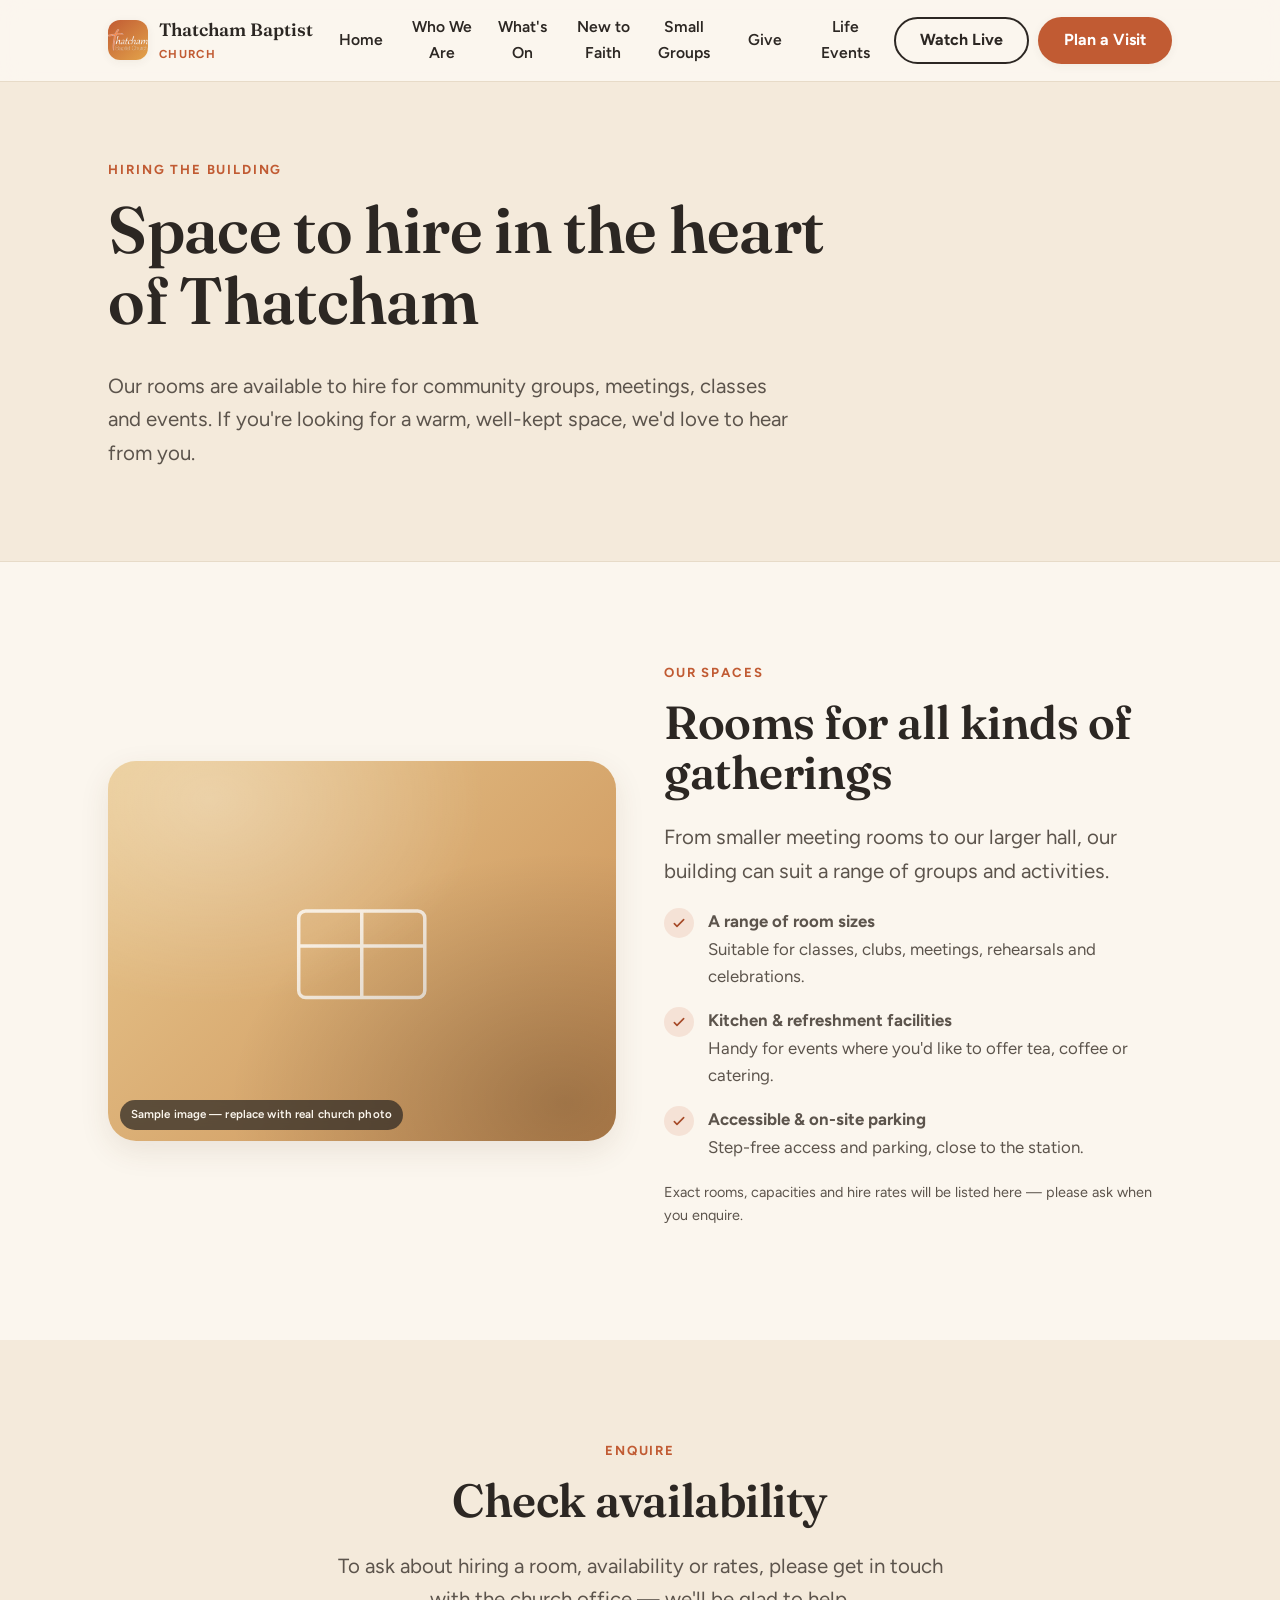
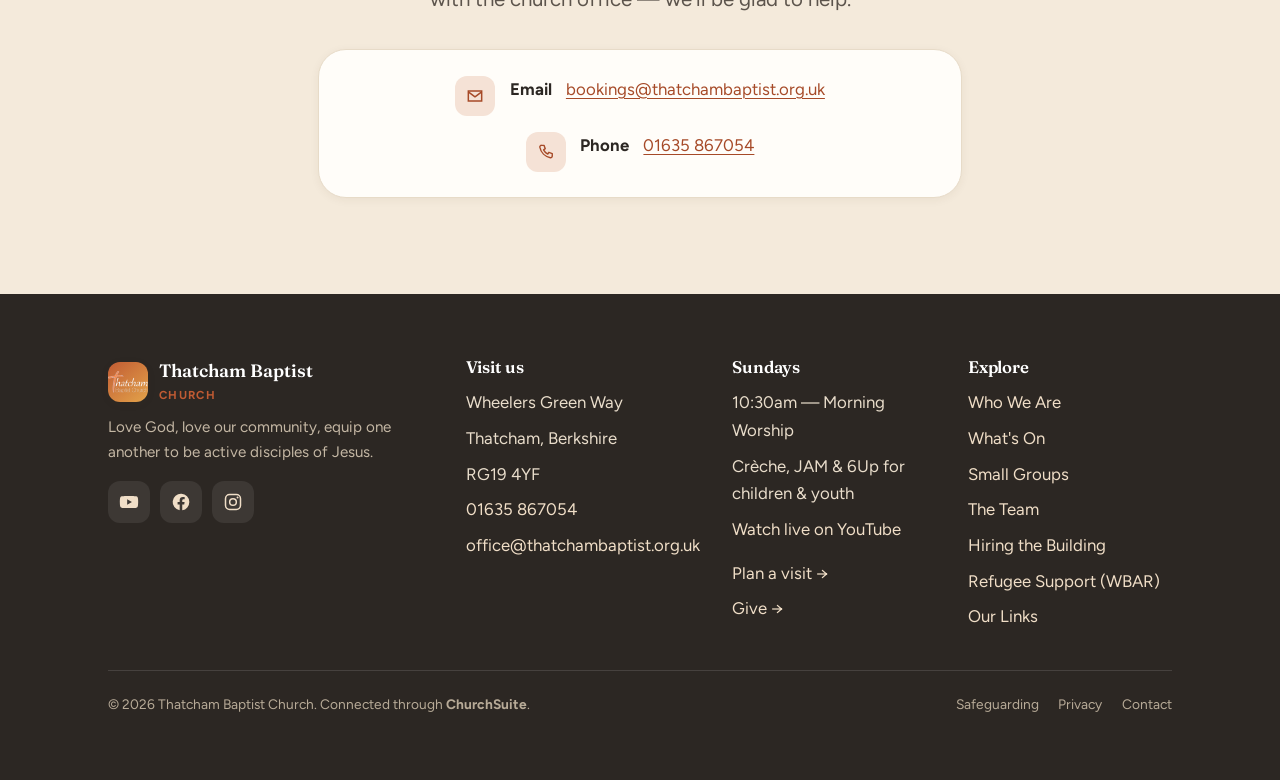
<file: hiring.html>
<!DOCTYPE html>
<html lang="en-GB">
<head>
  <meta charset="UTF-8" />
  <meta name="viewport" content="width=device-width, initial-scale=1" />
  <title>Hiring the Building — Thatcham Baptist Church</title>
  <meta name="description" content="Rooms at Thatcham Baptist Church are available to hire for groups, meetings and events. Get in touch to check availability." />
  <meta name="theme-color" content="#FBF6EE" />
  <link rel="preconnect" href="https://fonts.googleapis.com" />
  <link rel="preconnect" href="https://fonts.gstatic.com" crossorigin />
  <link href="https://fonts.googleapis.com/css2?family=Fraunces:opsz,wght@9..144,400;9..144,500;9..144,600&family=Figtree:wght@400;500;600;700;800&display=swap" rel="stylesheet" />
  <script src="js/site-version.js"></script>
  <script>document.write('<link rel="stylesheet" href="css/styles.css?v=' + ASSET_VERSION + '" />');</script>
  <link rel="icon" href="assets/logo/cropped-circle-cropped.png" />
</head>
<body>
  <a class="skip-link" href="#main">Skip to content</a>

  <header class="site-header">
    <div class="wrap site-header__inner">
      <a class="brand" href="index.html" aria-label="Thatcham Baptist Church home">
        <span class="brand__mark" aria-hidden="true"><img src="assets/logo/Logo-Orange-White.png" alt="" loading="eager" /></span>
        <span><span class="brand__name">Thatcham Baptist</span><span class="brand__sub">Church</span></span>
      </a>
      <nav class="nav" aria-label="Primary">
        <a href="index.html">Home</a>
        <div class="nav-group">
          <a href="who-we-are.html">Who We Are</a>
          <div class="nav-submenu"><a href="team.html">The Team</a></div>
        </div>
        <a href="whats-on.html">What's On</a>
        <a href="new-to-faith.html">New to Faith</a>
        <a href="small-groups.html">Small Groups</a>
        <a href="give.html">Give</a>
        <a href="life-events.html">Life Events</a>
      </nav>
      <div class="header-cta">
        <a class="btn btn--ghost" href="https://www.youtube.com/@ThatchamBaptistChurch/streams" target="_blank" rel="noopener">Watch Live</a>
        <a class="btn" href="visit.html">Plan a Visit</a>
      </div>
      <button class="nav-toggle" aria-label="Open menu" aria-expanded="false" aria-controls="mobile-nav">
        <svg class="icon-open" viewBox="0 0 24 24" fill="none"><path d="M4 7h16M4 12h16M4 17h16" stroke="currentColor" stroke-width="2" stroke-linecap="round"/></svg>
        <svg class="icon-close" viewBox="0 0 24 24" fill="none"><path d="M6 6l12 12M18 6L6 18" stroke="currentColor" stroke-width="2" stroke-linecap="round"/></svg>
      </button>
    </div>
    <div class="mobile-nav" id="mobile-nav">
      <a href="index.html">Home</a>
      <a href="who-we-are.html">Who We Are</a>
      <a class="mobile-nav__sublink" href="team.html">The Team</a>
      <a href="whats-on.html">What's On</a>
      <a href="new-to-faith.html">New to Faith</a>
      <a href="small-groups.html">Small Groups</a>
      <a href="give.html">Give</a>
      <a href="life-events.html">Life Events</a>
      <div class="mobile-cta">
        <a class="btn" href="visit.html">Plan a Visit</a>
        <a class="btn btn--ghost" href="https://www.youtube.com/@ThatchamBaptistChurch/streams" target="_blank" rel="noopener">Watch Live</a>
      </div>
    </div>
  </header>

  <main id="main">
    <section class="pagehero">
      <div class="wrap">
        <span class="eyebrow reveal">Hiring the building</span>
        <h1 class="reveal d1">Space to hire in the heart of Thatcham</h1>
        <p class="lede reveal d2">Our rooms are available to hire for community groups, meetings, classes and events. If you're looking for a warm, well-kept space, we'd love to hear from you.</p>
      </div>
    </section>

    <section class="section">
      <div class="wrap">
        <div class="feature">
          <figure class="ph ph--sand ratio-4-3 feature__media reveal">
            <div class="ph__art" aria-hidden="true">
              <svg viewBox="0 0 200 200" fill="none"><g stroke="#fff" stroke-width="3" opacity=".85" fill="none"><rect x="46" y="66" width="108" height="74" rx="6"/><path d="M46 96h108M100 66v74"/></g></svg>
            </div>
            <figcaption class="ph__note">Sample image — replace with real church photo</figcaption>
          </figure>
          <div class="reveal d1">
            <span class="eyebrow">Our spaces</span>
            <h2>Rooms for all kinds of gatherings</h2>
            <p class="lede">From smaller meeting rooms to our larger hall, our building can suit a range of groups and activities.</p>
            <ul class="checklist mt-2">
              <li><span class="tick"><svg viewBox="0 0 24 24" fill="none"><path d="M5 13l4 4L19 7" stroke="currentColor" stroke-width="2.4" stroke-linecap="round" stroke-linejoin="round"/></svg></span><span><strong>A range of room sizes</strong>Suitable for classes, clubs, meetings, rehearsals and celebrations.</span></li>
              <li><span class="tick"><svg viewBox="0 0 24 24" fill="none"><path d="M5 13l4 4L19 7" stroke="currentColor" stroke-width="2.4" stroke-linecap="round" stroke-linejoin="round"/></svg></span><span><strong>Kitchen &amp; refreshment facilities</strong>Handy for events where you'd like to offer tea, coffee or catering.</span></li>
              <li><span class="tick"><svg viewBox="0 0 24 24" fill="none"><path d="M5 13l4 4L19 7" stroke="currentColor" stroke-width="2.4" stroke-linecap="round" stroke-linejoin="round"/></svg></span><span><strong>Accessible &amp; on-site parking</strong>Step-free access and parking, close to the station.</span></li>
            </ul>
            <p class="mt-2" style="font-size:.9rem;color:var(--ink-soft)">Exact rooms, capacities and hire rates will be listed here — please ask when you enquire.</p>
          </div>
        </div>
      </div>
    </section>

    <section class="section bg-sand">
      <div class="wrap narrow" style="max-width:720px">
        <div class="center reveal">
          <span class="eyebrow">Enquire</span>
          <h2>Check availability</h2>
          <p class="lede">To ask about hiring a room, availability or rates, please get in touch with the church office — we'll be glad to help.</p>
        </div>
        <div class="card mt-3 reveal" style="text-align:center">
          <dl class="deflist" style="justify-items:center;max-width:420px;margin-inline:auto">
            <div>
              <span class="ico"><svg viewBox="0 0 24 24" fill="none"><path d="M4 6h16v12H4z" stroke="currentColor" stroke-width="1.8"/><path d="M4 7l8 6 8-6" stroke="currentColor" stroke-width="1.8" stroke-linejoin="round"/></svg></span>
              <div style="text-align:left"><dt>Email</dt><dd><a href="mailto:bookings@thatchambaptist.org.uk">bookings@thatchambaptist.org.uk</a></dd></div>
            </div>
            <div>
              <span class="ico"><svg viewBox="0 0 24 24" fill="none"><path d="M6.6 4h3l1.5 4-2 1.4a11 11 0 005 5l1.4-2 4 1.5v3a2 2 0 01-2.2 2A16 16 0 014.6 6.2 2 2 0 016.6 4z" stroke="currentColor" stroke-width="1.7" stroke-linejoin="round"/></svg></span>
              <div style="text-align:left"><dt>Phone</dt><dd><a href="tel:+441635867054">01635 867054</a></dd></div>
            </div>
          </dl>
        </div>
      </div>
    </section>
  </main>

  <footer class="site-footer">
    <div class="wrap">
      <div class="footer-grid">
        <div class="footer-brand">
          <a class="brand" href="index.html" aria-label="Thatcham Baptist Church home" style="margin-bottom:.6rem">
            <span class="brand__mark" aria-hidden="true"><img src="assets/logo/Logo-Orange-White.png" alt="" loading="lazy" /></span>
            <span><span class="brand__name">Thatcham Baptist</span><span class="brand__sub">Church</span></span>
          </a>
          <p>Love God, love our community, equip one another to be active disciples of Jesus.</p>
          <div class="socials">
            <a href="https://www.youtube.com/@ThatchamBaptistChurch" target="_blank" rel="noopener" aria-label="YouTube"><svg viewBox="0 0 24 24" fill="currentColor"><path d="M23 12s0-3.4-.4-5a2.6 2.6 0 00-1.8-1.8C19 4.7 12 4.7 12 4.7s-7 0-8.8.5A2.6 2.6 0 001.4 7C1 8.6 1 12 1 12s0 3.4.4 5a2.6 2.6 0 001.8 1.8c1.8.5 8.8.5 8.8.5s7 0 8.8-.5A2.6 2.6 0 0022.6 17c.4-1.6.4-5 .4-5zM9.8 15.3V8.7l5.7 3.3-5.7 3.3z"/></svg></a>
            <a href="https://www.facebook.com/thatchambaptist" target="_blank" rel="noopener" aria-label="Facebook"><svg viewBox="0 0 24 24" fill="currentColor"><path d="M22 12a10 10 0 10-11.6 9.9v-7H7.9V12h2.5V9.8c0-2.5 1.5-3.9 3.8-3.9 1.1 0 2.2.2 2.2.2v2.5h-1.3c-1.2 0-1.6.8-1.6 1.6V12h2.8l-.4 2.9h-2.4v7A10 10 0 0022 12z"/></svg></a>
            <a href="https://www.instagram.com/thatchambaptist" target="_blank" rel="noopener" aria-label="Instagram"><svg viewBox="0 0 24 24" fill="none"><rect x="3" y="3" width="18" height="18" rx="5" stroke="currentColor" stroke-width="1.8"/><circle cx="12" cy="12" r="4" stroke="currentColor" stroke-width="1.8"/><circle cx="17.5" cy="6.5" r="1.2" fill="currentColor"/></svg></a>
          </div>
        </div>
        <div>
          <h4>Visit us</h4>
          <ul>
            <li>Wheelers Green Way</li>
            <li>Thatcham, Berkshire</li>
            <li>RG19 4YF</li>
            <li><a href="tel:+441635867054">01635 867054</a></li>
            <li><a href="mailto:office@thatchambaptist.org.uk">office@thatchambaptist.org.uk</a></li>
          </ul>
        </div>
        <div>
          <h4>Sundays</h4>
          <ul>
            <li>10:30am — Morning Worship</li>
            <li>Crèche, JAM &amp; 6Up for children &amp; youth</li>
            <li><a href="https://www.youtube.com/@ThatchamBaptistChurch/streams" target="_blank" rel="noopener">Watch live on YouTube</a></li>
            <li style="margin-top:.5rem"><a href="visit.html">Plan a visit &rarr;</a></li>
            <li><a href="give.html">Give &rarr;</a></li>
          </ul>
        </div>
        <div>
          <h4>Explore</h4>
          <ul>
            <li><a href="who-we-are.html">Who We Are</a></li>
            <li><a href="whats-on.html">What's On</a></li>
            <li><a href="small-groups.html">Small Groups</a></li>
            <li><a href="team.html">The Team</a></li>
            <li><a href="hiring.html">Hiring the Building</a></li>
            <li><a href="wbar.html">Refugee Support (WBAR)</a></li>
            <li><a href="links.html">Our Links</a></li>
          </ul>
        </div>
      </div>
      <div class="footer-bottom">
        <span>&copy; <span data-year>2026</span> Thatcham Baptist Church. Connected through <strong>ChurchSuite</strong>.</span>
        <span class="links">
          <a href="safeguarding.html">Safeguarding</a>
          <a href="privacy.html">Privacy</a>
          <a href="visit.html">Contact</a>
        </span>
      </div>
    </div>
  </footer>

  <nav class="action-bar" aria-label="Quick actions">
    <a href="visit.html" class="is-primary"><svg viewBox="0 0 24 24" fill="none"><path d="M12 21s-7-5.7-7-11a7 7 0 1114 0c0 5.3-7 11-7 11z" stroke="currentColor" stroke-width="1.8"/><circle cx="12" cy="10" r="2.4" stroke="currentColor" stroke-width="1.8"/></svg>Plan a Visit</a>
    <a href="https://www.youtube.com/@ThatchamBaptistChurch/streams" target="_blank" rel="noopener"><svg viewBox="0 0 24 24" fill="none"><path d="M8 5v14l11-7z" fill="currentColor"/></svg>Watch Live</a>
    <a href="give.html"><svg viewBox="0 0 24 24" fill="none"><path d="M12 21s-8-4.9-8-11a4.5 4.5 0 018-2.8A4.5 4.5 0 0120 10c0 6.1-8 11-8 11z" stroke="currentColor" stroke-width="1.8" stroke-linejoin="round"/></svg>Give</a>
  </nav>

  <script>document.write('<script src="js/main.js?v=' + ASSET_VERSION + '"><\/script>');</script>
</body>
</html>
</file>
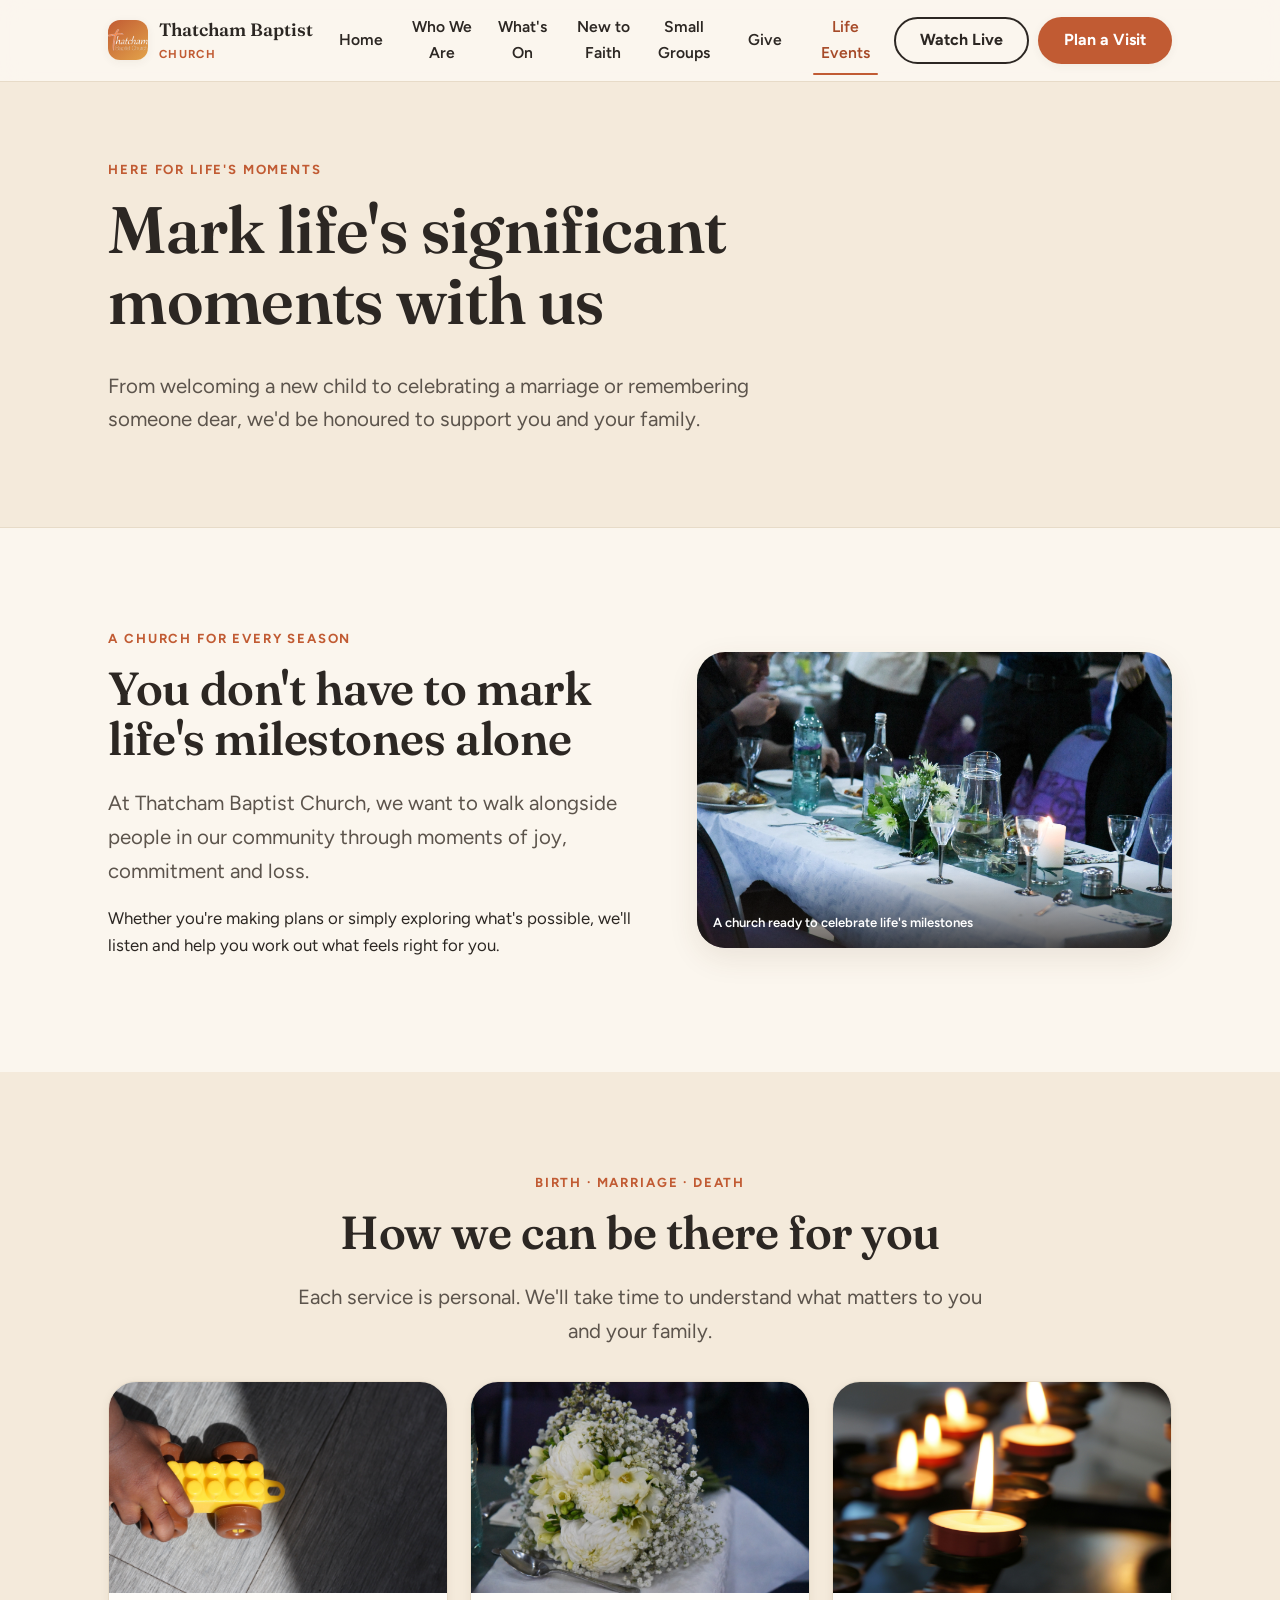
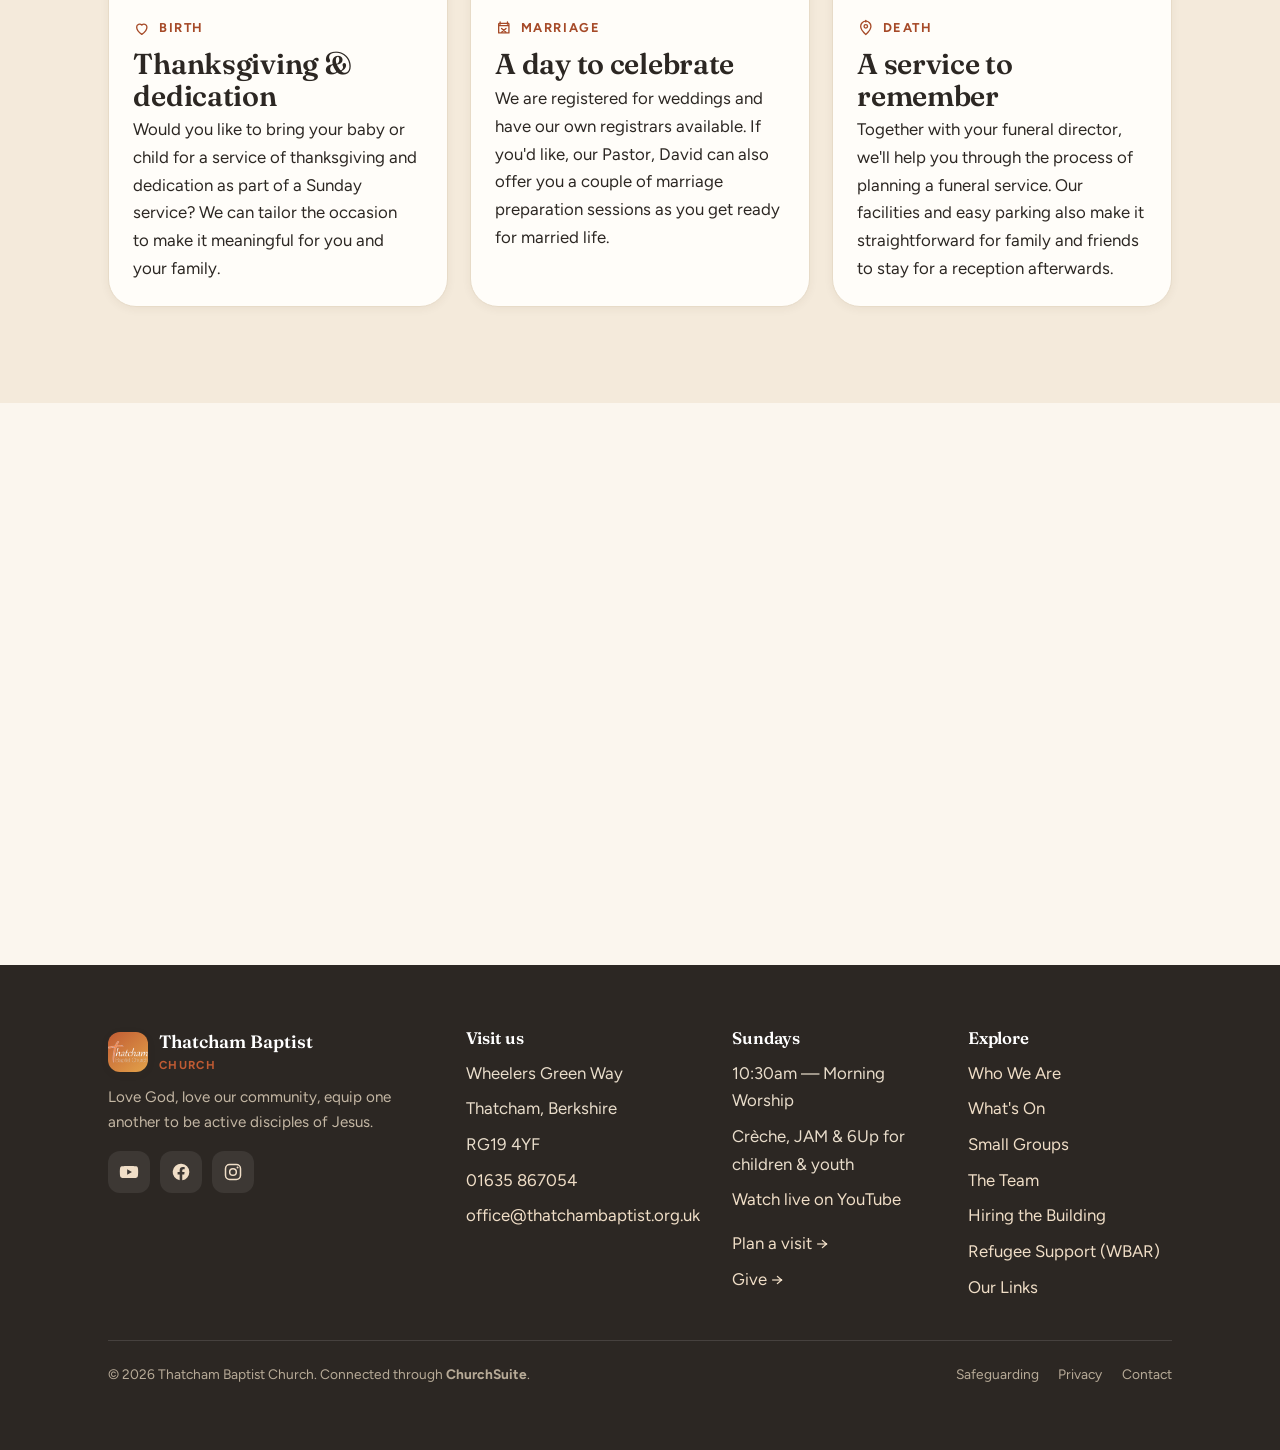
<file: life-events.html>
<!DOCTYPE html>
<html lang="en-GB">
<head>
  <meta charset="UTF-8" />
  <meta name="viewport" content="width=device-width, initial-scale=1" />
  <title>Life's Significant Moments — Thatcham Baptist Church</title>
  <meta name="description" content="Thatcham Baptist Church is here for life's significant moments, offering child dedications, weddings and funeral services in Thatcham." />
  <meta name="theme-color" content="#FBF6EE" />
  <link rel="preconnect" href="https://fonts.googleapis.com" />
  <link rel="preconnect" href="https://fonts.gstatic.com" crossorigin />
  <link href="https://fonts.googleapis.com/css2?family=Fraunces:opsz,wght@9..144,400;9..144,500;9..144,600&family=Figtree:wght@400;500;600;700;800&display=swap" rel="stylesheet" />
  <script src="js/site-version.js"></script>
  <script>document.write('<link rel="stylesheet" href="css/styles.css?v=' + ASSET_VERSION + '" />');</script>
  <link rel="icon" href="assets/logo/cropped-circle-cropped.png" />
  <style>
    .life-intro { display: grid; gap: 1.5rem; align-items: center; }
    .life-intro__photo { margin: 0; position: relative; overflow: hidden; border-radius: var(--radius-lg); aspect-ratio: 16 / 10; box-shadow: var(--shadow); }
    .life-intro__photo img { width: 100%; height: 100%; object-fit: cover; object-position: center 48%; }
    .life-intro__photo figcaption { position: absolute; inset: auto 0 0; padding: 2.7rem 1rem .9rem; color: #fff; font-size: .82rem; font-weight: 600; background: linear-gradient(transparent, rgba(34,27,21,.72)); }
    .life-card { display: flex; flex-direction: column; height: 100%; padding: 0; overflow: hidden; }
    .grid--3 > .life-card { align-self: stretch; }
    .life-card__photo { display: block; flex: none; width: 100%; aspect-ratio: 16 / 10; object-fit: cover; }
    .life-card__body { flex: 1; padding: 1.5rem; }
    .life-card__label { display: inline-flex; align-items: center; gap: .5rem; color: var(--clay-dark); font-weight: 700; font-size: .8rem; letter-spacing: .12em; text-transform: uppercase; margin-bottom: .65rem; }
    .life-card__label svg { width: 1.1rem; height: 1.1rem; }
    .life-card h3 { font-size: clamp(1.45rem, 2.5vw, 1.8rem); }
    .life-card p:last-child { margin-bottom: 0; }
    .life-contact { max-width: 860px; margin-inline: auto; padding: clamp(1.5rem, 4vw, 2.5rem); border: 1px solid var(--line); border-radius: var(--radius-lg); background: var(--card); box-shadow: var(--shadow-sm); }
    @media (min-width: 860px) {
      .life-intro { grid-template-columns: 1.05fr .95fr; gap: clamp(2rem, 5vw, 4rem); }
      .life-intro__photo { order: 2; }
    }
  </style>
</head>
<body>
  <a class="skip-link" href="#main">Skip to content</a>

  <header class="site-header">
    <div class="wrap site-header__inner">
      <a class="brand" href="index.html" aria-label="Thatcham Baptist Church home">
        <span class="brand__mark" aria-hidden="true"><img src="assets/logo/Logo-Orange-White.png" alt="" loading="eager" /></span>
        <span><span class="brand__name">Thatcham Baptist</span><span class="brand__sub">Church</span></span>
      </a>
      <nav class="nav" aria-label="Primary">
        <a href="index.html">Home</a>
        <div class="nav-group">
          <a href="who-we-are.html">Who We Are</a>
          <div class="nav-submenu"><a href="team.html">The Team</a></div>
        </div>
        <a href="whats-on.html">What's On</a>
        <a href="new-to-faith.html">New to Faith</a>
        <a href="small-groups.html">Small Groups</a>
        <a href="give.html">Give</a>
        <a href="life-events.html" aria-current="page">Life Events</a>
      </nav>
      <div class="header-cta">
        <a class="btn btn--ghost" href="https://www.youtube.com/@ThatchamBaptistChurch/streams" target="_blank" rel="noopener">Watch Live</a>
        <a class="btn" href="visit.html">Plan a Visit</a>
      </div>
      <button class="nav-toggle" aria-label="Open menu" aria-expanded="false" aria-controls="mobile-nav">
        <svg class="icon-open" viewBox="0 0 24 24" fill="none"><path d="M4 7h16M4 12h16M4 17h16" stroke="currentColor" stroke-width="2" stroke-linecap="round"/></svg>
        <svg class="icon-close" viewBox="0 0 24 24" fill="none"><path d="M6 6l12 12M18 6L6 18" stroke="currentColor" stroke-width="2" stroke-linecap="round"/></svg>
      </button>
    </div>
    <div class="mobile-nav" id="mobile-nav">
      <a href="index.html">Home</a>
      <a href="who-we-are.html">Who We Are</a>
      <a class="mobile-nav__sublink" href="team.html">The Team</a>
      <a href="whats-on.html">What's On</a>
      <a href="new-to-faith.html">New to Faith</a>
      <a href="small-groups.html">Small Groups</a>
      <a href="give.html">Give</a>
      <a href="life-events.html" aria-current="page">Life Events</a>
      <div class="mobile-cta">
        <a class="btn" href="visit.html">Plan a Visit</a>
        <a class="btn btn--ghost" href="https://www.youtube.com/@ThatchamBaptistChurch/streams" target="_blank" rel="noopener">Watch Live</a>
      </div>
    </div>
  </header>

  <main id="main">
    <section class="pagehero">
      <div class="wrap">
        <span class="eyebrow reveal">Here for life's moments</span>
        <h1 class="reveal d1">Mark life's significant moments with us</h1>
        <p class="lede reveal d2">From welcoming a new child to celebrating a marriage or remembering someone dear, we'd be honoured to support you and your family.</p>
      </div>
    </section>

    <section class="section" aria-labelledby="welcome-h">
      <div class="wrap">
        <div class="life-intro">
          <figure class="life-intro__photo reveal">
            <img src="assets/life-events/wedding-reception.jpg" alt="Flowers and candles arranged on a wedding reception table" fetchpriority="high" />
            <figcaption>A church ready to celebrate life's milestones</figcaption>
          </figure>
          <div class="reveal d1">
            <span class="eyebrow">A church for every season</span>
            <h2 id="welcome-h">You don't have to mark life's milestones alone</h2>
            <p class="lede">At Thatcham Baptist Church, we want to walk alongside people in our community through moments of joy, commitment and loss.</p>
            <p>Whether you're making plans or simply exploring what's possible, we'll listen and help you work out what feels right for you.</p>
          </div>
        </div>
      </div>
    </section>

    <section class="section bg-sand" aria-labelledby="moments-h">
      <div class="wrap">
        <div class="center reveal">
          <span class="eyebrow">Birth · Marriage · Death</span>
          <h2 id="moments-h">How we can be there for you</h2>
          <p class="lede narrow">Each service is personal. We'll take time to understand what matters to you and your family.</p>
        </div>
        <div class="grid grid--3 mt-3">
          <article class="card life-card reveal">
            <img class="life-card__photo" src="assets/life-events/child-dedication.jpg" alt="A child's hands holding a yellow toy brick" loading="lazy" />
            <div class="life-card__body">
              <span class="life-card__label"><svg viewBox="0 0 24 24" fill="none" aria-hidden="true"><path d="M12 21s-7-4.4-7-10a4 4 0 017-2.6A4 4 0 0119 11c0 5.6-7 10-7 10z" stroke="currentColor" stroke-width="1.8" stroke-linejoin="round"/></svg>Birth</span>
              <h3>Thanksgiving &amp; dedication</h3>
              <p>Would you like to bring your baby or child for a service of thanksgiving and dedication as part of a Sunday service? We can tailor the occasion to make it meaningful for you and your family.</p>
            </div>
          </article>
          <article class="card life-card reveal d1">
            <img class="life-card__photo" src="assets/life-events/wedding-ceremony.jpg" alt="Wedding ceremony space prepared with decorated chairs and flowers at Thatcham Baptist Church" loading="lazy" />
            <div class="life-card__body">
              <span class="life-card__label"><svg viewBox="0 0 24 24" fill="none" aria-hidden="true"><path d="M7 4v3m10-3v3M5 9h14M6 6h12a1 1 0 011 1v12H5V7a1 1 0 011-1z" stroke="currentColor" stroke-width="1.8" stroke-linecap="round" stroke-linejoin="round"/><path d="M9 13l6 5m0-5l-6 5" stroke="currentColor" stroke-width="1.8" stroke-linecap="round"/></svg>Marriage</span>
              <h3>A day to celebrate</h3>
              <p>We are registered for weddings and have our own registrars available. If you'd like, our Pastor, David can also offer you a couple of marriage preparation sessions as you get ready for married life.</p>
            </div>
          </article>
          <article class="card life-card reveal d2">
            <img class="life-card__photo" src="assets/life-events/eli-solitas-q6e4zwgtUcM-unsplash.jpg" alt="Soft candlelight creating a quiet, reflective atmosphere" loading="lazy" />
            <div class="life-card__body">
              <span class="life-card__label"><svg viewBox="0 0 24 24" fill="none" aria-hidden="true"><path d="M12 21s-7-5.7-7-11a7 7 0 1114 0c0 5.3-7 11-7 11z" stroke="currentColor" stroke-width="1.8"/><circle cx="12" cy="10" r="2.4" stroke="currentColor" stroke-width="1.8"/><path d="M12 2v2" stroke="currentColor" stroke-width="1.8" stroke-linecap="round"/></svg>Death</span>
              <h3>A service to remember</h3>
              <p>Together with your funeral director, we'll help you through the process of planning a funeral service. Our facilities and easy parking also make it straightforward for family and friends to stay for a reception afterwards.</p>
            </div>
          </article>
        </div>
      </div>
    </section>

    <section class="section" aria-labelledby="contact-h">
      <div class="wrap">
        <div class="life-contact center reveal">
          <span class="eyebrow">Start a conversation</span>
          <h2 id="contact-h">We're here to listen</h2>
          <p class="lede narrow">If you'd like to talk about a dedication, wedding or funeral, please get in touch with the church office. We'll help you explore the next steps with care and without pressure.</p>
          <div class="pill-row" style="justify-content:center;margin-top:1.2rem">
            <a class="btn btn--lg" href="mailto:admin@thatchambaptist.org.uk?subject=Life%20event%20enquiry">Email the church office</a>
            <a class="btn btn--ghost btn--lg" href="tel:+441635867054">Call 01635 867054</a>
          </div>
        </div>
      </div>
    </section>
  </main>

  <footer class="site-footer">
    <div class="wrap">
      <div class="footer-grid">
        <div class="footer-brand">
          <a class="brand" href="index.html" aria-label="Thatcham Baptist Church home" style="margin-bottom:.6rem">
            <span class="brand__mark" aria-hidden="true"><img src="assets/logo/Logo-Orange-White.png" alt="" loading="lazy" /></span>
            <span><span class="brand__name">Thatcham Baptist</span><span class="brand__sub">Church</span></span>
          </a>
          <p>Love God, love our community, equip one another to be active disciples of Jesus.</p>
          <div class="socials">
            <a href="https://www.youtube.com/@ThatchamBaptistChurch" target="_blank" rel="noopener" aria-label="YouTube"><svg viewBox="0 0 24 24" fill="currentColor"><path d="M23 12s0-3.4-.4-5a2.6 2.6 0 00-1.8-1.8C19 4.7 12 4.7 12 4.7s-7 0-8.8.5A2.6 2.6 0 001.4 7C1 8.6 1 12 1 12s0 3.4.4 5a2.6 2.6 0 001.8 1.8c1.8.5 8.8.5 8.8.5s7 0 8.8-.5A2.6 2.6 0 0022.6 17c.4-1.6.4-5 .4-5zM9.8 15.3V8.7l5.7 3.3-5.7 3.3z"/></svg></a>
            <a href="https://www.facebook.com/thatchambaptist" target="_blank" rel="noopener" aria-label="Facebook"><svg viewBox="0 0 24 24" fill="currentColor"><path d="M22 12a10 10 0 10-11.6 9.9v-7H7.9V12h2.5V9.8c0-2.5 1.5-3.9 3.8-3.9 1.1 0 2.2.2 2.2.2v2.5h-1.3c-1.2 0-1.6.8-1.6 1.6V12h2.8l-.4 2.9h-2.4v7A10 10 0 0022 12z"/></svg></a>
            <a href="https://www.instagram.com/thatchambaptist" target="_blank" rel="noopener" aria-label="Instagram"><svg viewBox="0 0 24 24" fill="none"><rect x="3" y="3" width="18" height="18" rx="5" stroke="currentColor" stroke-width="1.8"/><circle cx="12" cy="12" r="4" stroke="currentColor" stroke-width="1.8"/><circle cx="17.5" cy="6.5" r="1.2" fill="currentColor"/></svg></a>
          </div>
        </div>
        <div>
          <h4>Visit us</h4>
          <ul>
            <li>Wheelers Green Way</li>
            <li>Thatcham, Berkshire</li>
            <li>RG19 4YF</li>
            <li><a href="tel:+441635867054">01635 867054</a></li>
            <li><a href="mailto:office@thatchambaptist.org.uk">office@thatchambaptist.org.uk</a></li>
          </ul>
        </div>
        <div>
          <h4>Sundays</h4>
          <ul>
            <li>10:30am — Morning Worship</li>
            <li>Crèche, JAM &amp; 6Up for children &amp; youth</li>
            <li><a href="https://www.youtube.com/@ThatchamBaptistChurch/streams" target="_blank" rel="noopener">Watch live on YouTube</a></li>
            <li style="margin-top:.5rem"><a href="visit.html">Plan a visit &rarr;</a></li>
            <li><a href="give.html">Give &rarr;</a></li>
          </ul>
        </div>
        <div>
          <h4>Explore</h4>
          <ul>
            <li><a href="who-we-are.html">Who We Are</a></li>
            <li><a href="whats-on.html">What's On</a></li>
            <li><a href="small-groups.html">Small Groups</a></li>
            <li><a href="team.html">The Team</a></li>
            <li><a href="hiring.html">Hiring the Building</a></li>
            <li><a href="wbar.html">Refugee Support (WBAR)</a></li>
            <li><a href="links.html">Our Links</a></li>
          </ul>
        </div>
      </div>
      <div class="footer-bottom">
        <span>&copy; <span data-year>2026</span> Thatcham Baptist Church. Connected through <strong>ChurchSuite</strong>.</span>
        <span class="links">
          <a href="safeguarding.html">Safeguarding</a>
          <a href="privacy.html">Privacy</a>
          <a href="visit.html">Contact</a>
        </span>
      </div>
    </div>
  </footer>

  <nav class="action-bar" aria-label="Quick actions">
    <a href="visit.html" class="is-primary"><svg viewBox="0 0 24 24" fill="none"><path d="M12 21s-7-5.7-7-11a7 7 0 1114 0c0 5.3-7 11-7 11z" stroke="currentColor" stroke-width="1.8"/><circle cx="12" cy="10" r="2.4" stroke="currentColor" stroke-width="1.8"/></svg>Plan a Visit</a>
    <a href="https://www.youtube.com/@ThatchamBaptistChurch/streams" target="_blank" rel="noopener"><svg viewBox="0 0 24 24" fill="none"><path d="M8 5v14l11-7z" fill="currentColor"/></svg>Watch Live</a>
    <a href="give.html"><svg viewBox="0 0 24 24" fill="none"><path d="M12 21s-8-4.9-8-11a4.5 4.5 0 018-2.8A4.5 4.5 0 0120 10c0 6.1-8 11-8 11z" stroke="currentColor" stroke-width="1.8" stroke-linejoin="round"/></svg>Give</a>
  </nav>

  <script>document.write('<script src="js/main.js?v=' + ASSET_VERSION + '"><\/script>');</script>
</body>
</html>
</file>
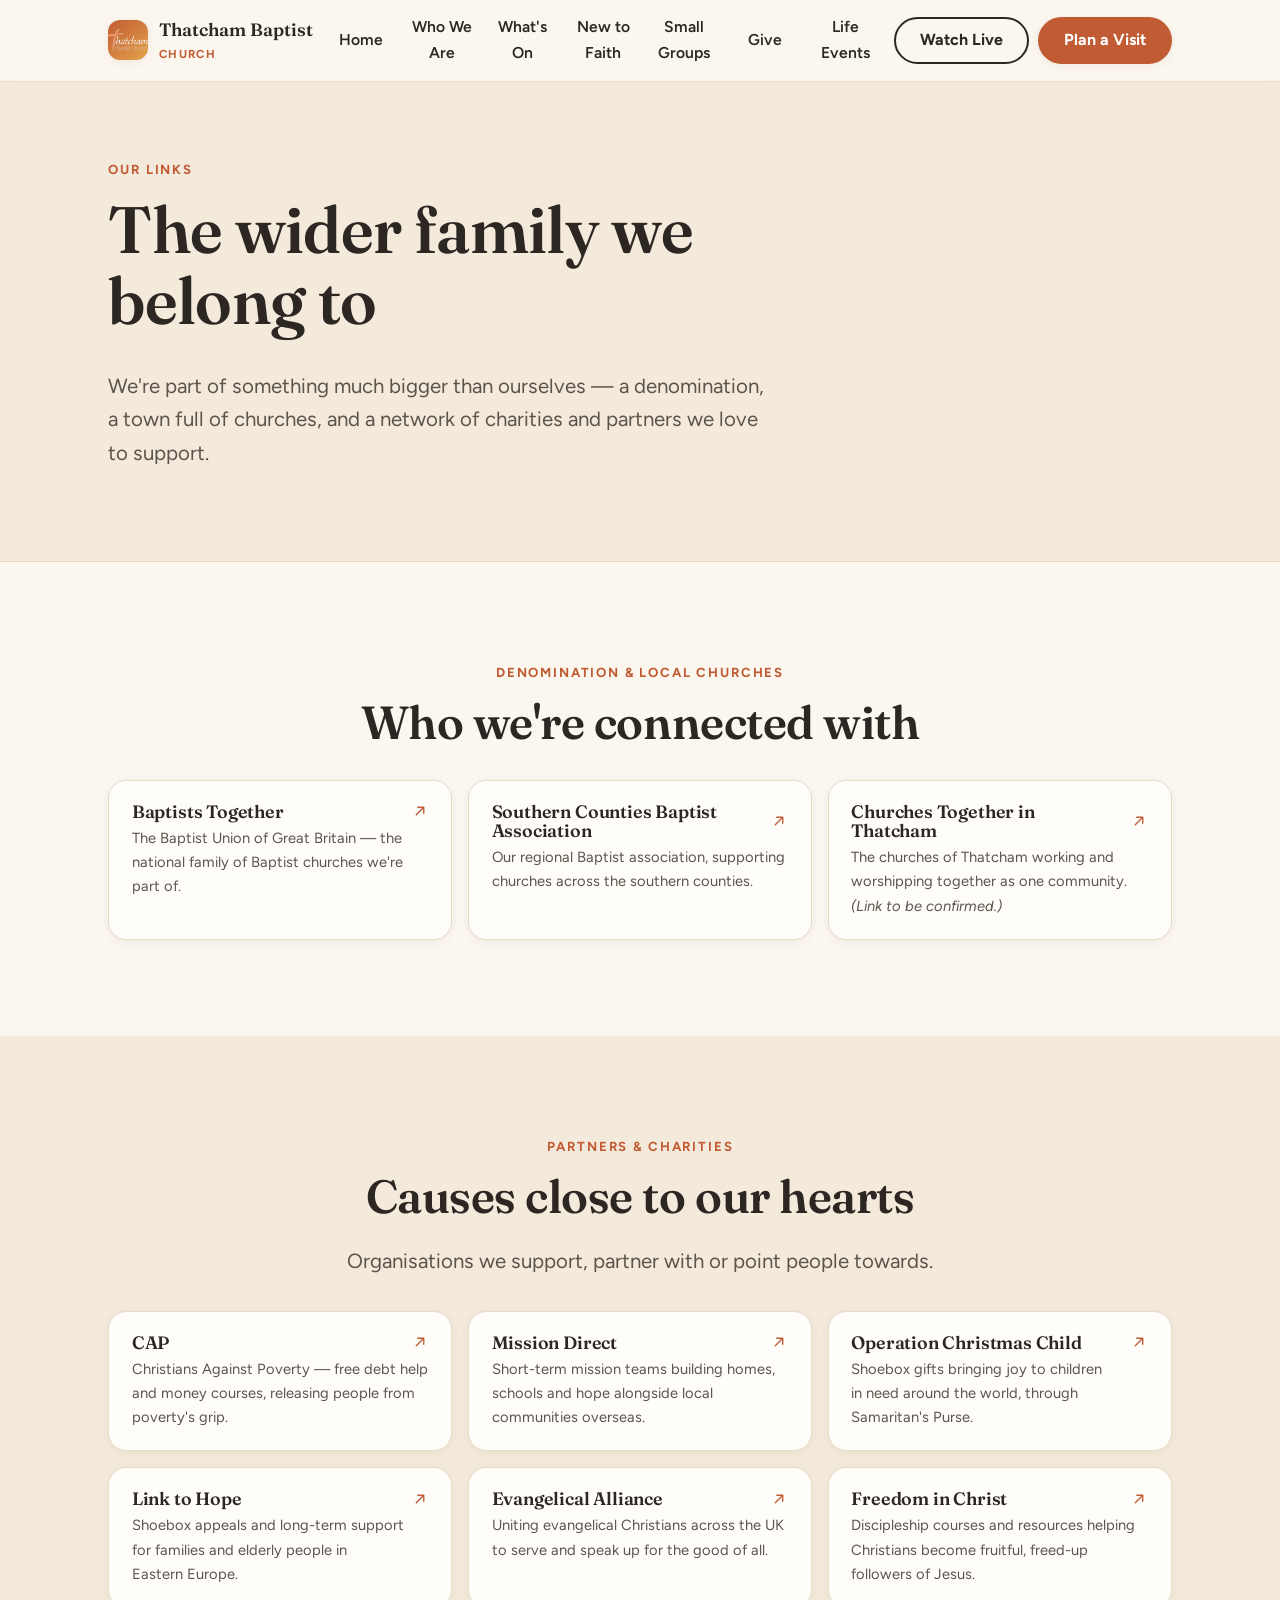
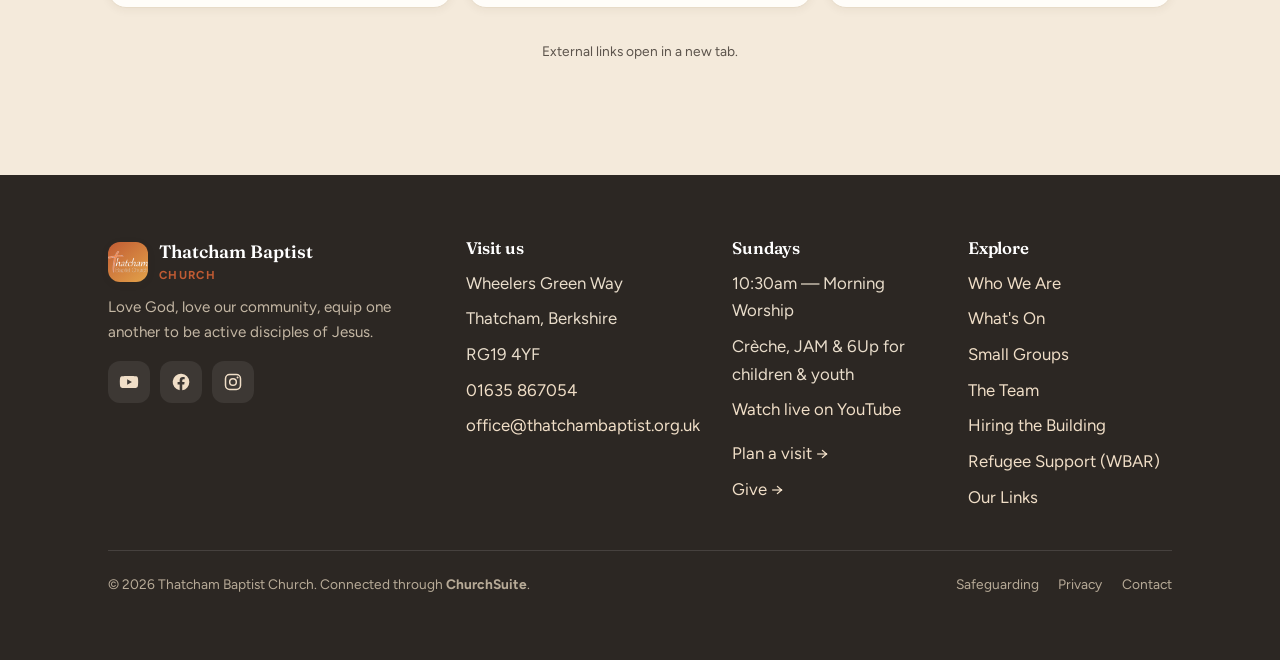
<file: links.html>
<!DOCTYPE html>
<html lang="en-GB">
<head>
  <meta charset="UTF-8" />
  <meta name="viewport" content="width=device-width, initial-scale=1" />
  <title>Our Links — Thatcham Baptist Church</title>
  <meta name="description" content="The wider family we're part of — our Baptist denomination, local churches, and the partner organisations and charities we support and work with." />
  <meta name="theme-color" content="#FBF6EE" />
  <link rel="preconnect" href="https://fonts.googleapis.com" />
  <link rel="preconnect" href="https://fonts.gstatic.com" crossorigin />
  <link href="https://fonts.googleapis.com/css2?family=Fraunces:opsz,wght@9..144,400;9..144,500;9..144,600&family=Figtree:wght@400;500;600;700;800&display=swap" rel="stylesheet" />
  <script src="js/site-version.js"></script>
  <script>document.write('<link rel="stylesheet" href="css/styles.css?v=' + ASSET_VERSION + '" />');</script>
  <link rel="icon" href="assets/logo/cropped-circle-cropped.png" />
</head>
<body>
  <a class="skip-link" href="#main">Skip to content</a>

  <header class="site-header">
    <div class="wrap site-header__inner">
      <a class="brand" href="index.html" aria-label="Thatcham Baptist Church home">
        <span class="brand__mark" aria-hidden="true"><img src="assets/logo/Logo-Orange-White.png" alt="" loading="eager" /></span>
        <span><span class="brand__name">Thatcham Baptist</span><span class="brand__sub">Church</span></span>
      </a>
      <nav class="nav" aria-label="Primary">
        <a href="index.html">Home</a>
        <div class="nav-group">
          <a href="who-we-are.html">Who We Are</a>
          <div class="nav-submenu"><a href="team.html">The Team</a></div>
        </div>
        <a href="whats-on.html">What's On</a>
        <a href="new-to-faith.html">New to Faith</a>
        <a href="small-groups.html">Small Groups</a>
        <a href="give.html">Give</a>
        <a href="life-events.html">Life Events</a>
      </nav>
      <div class="header-cta">
        <a class="btn btn--ghost" href="https://www.youtube.com/@ThatchamBaptistChurch/streams" target="_blank" rel="noopener">Watch Live</a>
        <a class="btn" href="visit.html">Plan a Visit</a>
      </div>
      <button class="nav-toggle" aria-label="Open menu" aria-expanded="false" aria-controls="mobile-nav">
        <svg class="icon-open" viewBox="0 0 24 24" fill="none"><path d="M4 7h16M4 12h16M4 17h16" stroke="currentColor" stroke-width="2" stroke-linecap="round"/></svg>
        <svg class="icon-close" viewBox="0 0 24 24" fill="none"><path d="M6 6l12 12M18 6L6 18" stroke="currentColor" stroke-width="2" stroke-linecap="round"/></svg>
      </button>
    </div>
    <div class="mobile-nav" id="mobile-nav">
      <a href="index.html">Home</a>
      <a href="who-we-are.html">Who We Are</a>
      <a class="mobile-nav__sublink" href="team.html">The Team</a>
      <a href="whats-on.html">What's On</a>
      <a href="new-to-faith.html">New to Faith</a>
      <a href="small-groups.html">Small Groups</a>
      <a href="give.html">Give</a>
      <a href="life-events.html">Life Events</a>
      <div class="mobile-cta">
        <a class="btn" href="visit.html">Plan a Visit</a>
        <a class="btn btn--ghost" href="https://www.youtube.com/@ThatchamBaptistChurch/streams" target="_blank" rel="noopener">Watch Live</a>
      </div>
    </div>
  </header>

  <main id="main">
    <section class="pagehero">
      <div class="wrap">
        <span class="eyebrow reveal">Our links</span>
        <h1 class="reveal d1">The wider family we belong to</h1>
        <p class="lede reveal d2">We're part of something much bigger than ourselves — a denomination, a town full of churches, and a network of charities and partners we love to support.</p>
      </div>
    </section>

    <!-- DENOMINATION & LOCAL -->
    <section class="section" aria-labelledby="denom-h">
      <div class="wrap">
        <div class="center reveal">
          <span class="eyebrow">Denomination &amp; local churches</span>
          <h2 id="denom-h">Who we're connected with</h2>
        </div>
        <div class="links-grid mt-3">
          <a class="link-card reveal" href="https://www.baptist.org.uk" target="_blank" rel="noopener">
            <h3>Baptists Together <svg viewBox="0 0 24 24" fill="none"><path d="M7 17L17 7M9 7h8v8" stroke="currentColor" stroke-width="1.8" stroke-linecap="round" stroke-linejoin="round"/></svg></h3>
            <p>The Baptist Union of Great Britain — the national family of Baptist churches we're part of.</p>
          </a>
          <a class="link-card reveal d1" href="https://www.scba.org.uk" target="_blank" rel="noopener">
            <h3>Southern Counties Baptist Association <svg viewBox="0 0 24 24" fill="none"><path d="M7 17L17 7M9 7h8v8" stroke="currentColor" stroke-width="1.8" stroke-linecap="round" stroke-linejoin="round"/></svg></h3>
            <p>Our regional Baptist association, supporting churches across the southern counties.</p>
          </a>
          <a class="link-card reveal d2" href="#">
            <h3>Churches Together in Thatcham <svg viewBox="0 0 24 24" fill="none"><path d="M7 17L17 7M9 7h8v8" stroke="currentColor" stroke-width="1.8" stroke-linecap="round" stroke-linejoin="round"/></svg></h3>
            <p>The churches of Thatcham working and worshipping together as one community. <em>(Link to be confirmed.)</em></p>
          </a>
        </div>
      </div>
    </section>

    <!-- PARTNERS & CHARITIES -->
    <section class="section bg-sand" aria-labelledby="partners-h">
      <div class="wrap">
        <div class="center reveal">
          <span class="eyebrow">Partners &amp; charities</span>
          <h2 id="partners-h">Causes close to our hearts</h2>
          <p class="lede narrow">Organisations we support, partner with or point people towards.</p>
        </div>
        <div class="links-grid mt-3">
          <a class="link-card reveal" href="https://capuk.org" target="_blank" rel="noopener">
            <h3>CAP <svg viewBox="0 0 24 24" fill="none"><path d="M7 17L17 7M9 7h8v8" stroke="currentColor" stroke-width="1.8" stroke-linecap="round" stroke-linejoin="round"/></svg></h3>
            <p>Christians Against Poverty — free debt help and money courses, releasing people from poverty's grip.</p>
          </a>
          <a class="link-card reveal d1" href="https://www.missiondirect.org" target="_blank" rel="noopener">
            <h3>Mission Direct <svg viewBox="0 0 24 24" fill="none"><path d="M7 17L17 7M9 7h8v8" stroke="currentColor" stroke-width="1.8" stroke-linecap="round" stroke-linejoin="round"/></svg></h3>
            <p>Short-term mission teams building homes, schools and hope alongside local communities overseas.</p>
          </a>
          <a class="link-card reveal d2" href="https://www.samaritans-purse.org.uk/what-we-do/operation-christmas-child/" target="_blank" rel="noopener">
            <h3>Operation Christmas Child <svg viewBox="0 0 24 24" fill="none"><path d="M7 17L17 7M9 7h8v8" stroke="currentColor" stroke-width="1.8" stroke-linecap="round" stroke-linejoin="round"/></svg></h3>
            <p>Shoebox gifts bringing joy to children in need around the world, through Samaritan's Purse.</p>
          </a>
          <a class="link-card reveal" href="https://www.linktohope.co.uk" target="_blank" rel="noopener">
            <h3>Link to Hope <svg viewBox="0 0 24 24" fill="none"><path d="M7 17L17 7M9 7h8v8" stroke="currentColor" stroke-width="1.8" stroke-linecap="round" stroke-linejoin="round"/></svg></h3>
            <p>Shoebox appeals and long-term support for families and elderly people in Eastern Europe.</p>
          </a>
          <a class="link-card reveal d1" href="https://www.eauk.org" target="_blank" rel="noopener">
            <h3>Evangelical Alliance <svg viewBox="0 0 24 24" fill="none"><path d="M7 17L17 7M9 7h8v8" stroke="currentColor" stroke-width="1.8" stroke-linecap="round" stroke-linejoin="round"/></svg></h3>
            <p>Uniting evangelical Christians across the UK to serve and speak up for the good of all.</p>
          </a>
          <a class="link-card reveal d2" href="https://www.freedominchrist.org/" target="_blank" rel="noopener">
            <h3>Freedom in Christ <svg viewBox="0 0 24 24" fill="none"><path d="M7 17L17 7M9 7h8v8" stroke="currentColor" stroke-width="1.8" stroke-linecap="round" stroke-linejoin="round"/></svg></h3>
            <p>Discipleship courses and resources helping Christians become fruitful, freed-up followers of Jesus.</p>
          </a>
        </div>
        <p class="center mt-3" style="font-size:.86rem;color:var(--ink-soft)">External links open in a new tab.</p>
      </div>
    </section>
  </main>

  <footer class="site-footer">
    <div class="wrap">
      <div class="footer-grid">
        <div class="footer-brand">
          <a class="brand" href="index.html" aria-label="Thatcham Baptist Church home" style="margin-bottom:.6rem">
            <span class="brand__mark" aria-hidden="true"><img src="assets/logo/Logo-Orange-White.png" alt="" loading="lazy" /></span>
            <span><span class="brand__name">Thatcham Baptist</span><span class="brand__sub">Church</span></span>
          </a>
          <p>Love God, love our community, equip one another to be active disciples of Jesus.</p>
          <div class="socials">
            <a href="https://www.youtube.com/@ThatchamBaptistChurch" target="_blank" rel="noopener" aria-label="YouTube"><svg viewBox="0 0 24 24" fill="currentColor"><path d="M23 12s0-3.4-.4-5a2.6 2.6 0 00-1.8-1.8C19 4.7 12 4.7 12 4.7s-7 0-8.8.5A2.6 2.6 0 001.4 7C1 8.6 1 12 1 12s0 3.4.4 5a2.6 2.6 0 001.8 1.8c1.8.5 8.8.5 8.8.5s7 0 8.8-.5A2.6 2.6 0 0022.6 17c.4-1.6.4-5 .4-5zM9.8 15.3V8.7l5.7 3.3-5.7 3.3z"/></svg></a>
            <a href="https://www.facebook.com/thatchambaptist" target="_blank" rel="noopener" aria-label="Facebook"><svg viewBox="0 0 24 24" fill="currentColor"><path d="M22 12a10 10 0 10-11.6 9.9v-7H7.9V12h2.5V9.8c0-2.5 1.5-3.9 3.8-3.9 1.1 0 2.2.2 2.2.2v2.5h-1.3c-1.2 0-1.6.8-1.6 1.6V12h2.8l-.4 2.9h-2.4v7A10 10 0 0022 12z"/></svg></a>
            <a href="https://www.instagram.com/thatchambaptist" target="_blank" rel="noopener" aria-label="Instagram"><svg viewBox="0 0 24 24" fill="none"><rect x="3" y="3" width="18" height="18" rx="5" stroke="currentColor" stroke-width="1.8"/><circle cx="12" cy="12" r="4" stroke="currentColor" stroke-width="1.8"/><circle cx="17.5" cy="6.5" r="1.2" fill="currentColor"/></svg></a>
          </div>
        </div>
        <div>
          <h4>Visit us</h4>
          <ul>
            <li>Wheelers Green Way</li>
            <li>Thatcham, Berkshire</li>
            <li>RG19 4YF</li>
            <li><a href="tel:+441635867054">01635 867054</a></li>
            <li><a href="mailto:office@thatchambaptist.org.uk">office@thatchambaptist.org.uk</a></li>
          </ul>
        </div>
        <div>
          <h4>Sundays</h4>
          <ul>
            <li>10:30am — Morning Worship</li>
            <li>Crèche, JAM &amp; 6Up for children &amp; youth</li>
            <li><a href="https://www.youtube.com/@ThatchamBaptistChurch/streams" target="_blank" rel="noopener">Watch live on YouTube</a></li>
            <li style="margin-top:.5rem"><a href="visit.html">Plan a visit &rarr;</a></li>
            <li><a href="give.html">Give &rarr;</a></li>
          </ul>
        </div>
        <div>
          <h4>Explore</h4>
          <ul>
            <li><a href="who-we-are.html">Who We Are</a></li>
            <li><a href="whats-on.html">What's On</a></li>
            <li><a href="small-groups.html">Small Groups</a></li>
            <li><a href="team.html">The Team</a></li>
            <li><a href="hiring.html">Hiring the Building</a></li>
            <li><a href="wbar.html">Refugee Support (WBAR)</a></li>
            <li><a href="links.html">Our Links</a></li>
          </ul>
        </div>
      </div>
      <div class="footer-bottom">
        <span>&copy; <span data-year>2026</span> Thatcham Baptist Church. Connected through <strong>ChurchSuite</strong>.</span>
        <span class="links">
          <a href="safeguarding.html">Safeguarding</a>
          <a href="privacy.html">Privacy</a>
          <a href="visit.html">Contact</a>
        </span>
      </div>
    </div>
  </footer>

  <nav class="action-bar" aria-label="Quick actions">
    <a href="visit.html" class="is-primary"><svg viewBox="0 0 24 24" fill="none"><path d="M12 21s-7-5.7-7-11a7 7 0 1114 0c0 5.3-7 11-7 11z" stroke="currentColor" stroke-width="1.8"/><circle cx="12" cy="10" r="2.4" stroke="currentColor" stroke-width="1.8"/></svg>Plan a Visit</a>
    <a href="https://www.youtube.com/@ThatchamBaptistChurch/streams" target="_blank" rel="noopener"><svg viewBox="0 0 24 24" fill="none"><path d="M8 5v14l11-7z" fill="currentColor"/></svg>Watch Live</a>
    <a href="give.html"><svg viewBox="0 0 24 24" fill="none"><path d="M12 21s-8-4.9-8-11a4.5 4.5 0 018-2.8A4.5 4.5 0 0120 10c0 6.1-8 11-8 11z" stroke="currentColor" stroke-width="1.8" stroke-linejoin="round"/></svg>Give</a>
  </nav>

  <script>document.write('<script src="js/main.js?v=' + ASSET_VERSION + '"><\/script>');</script>
</body>
</html>
</file>
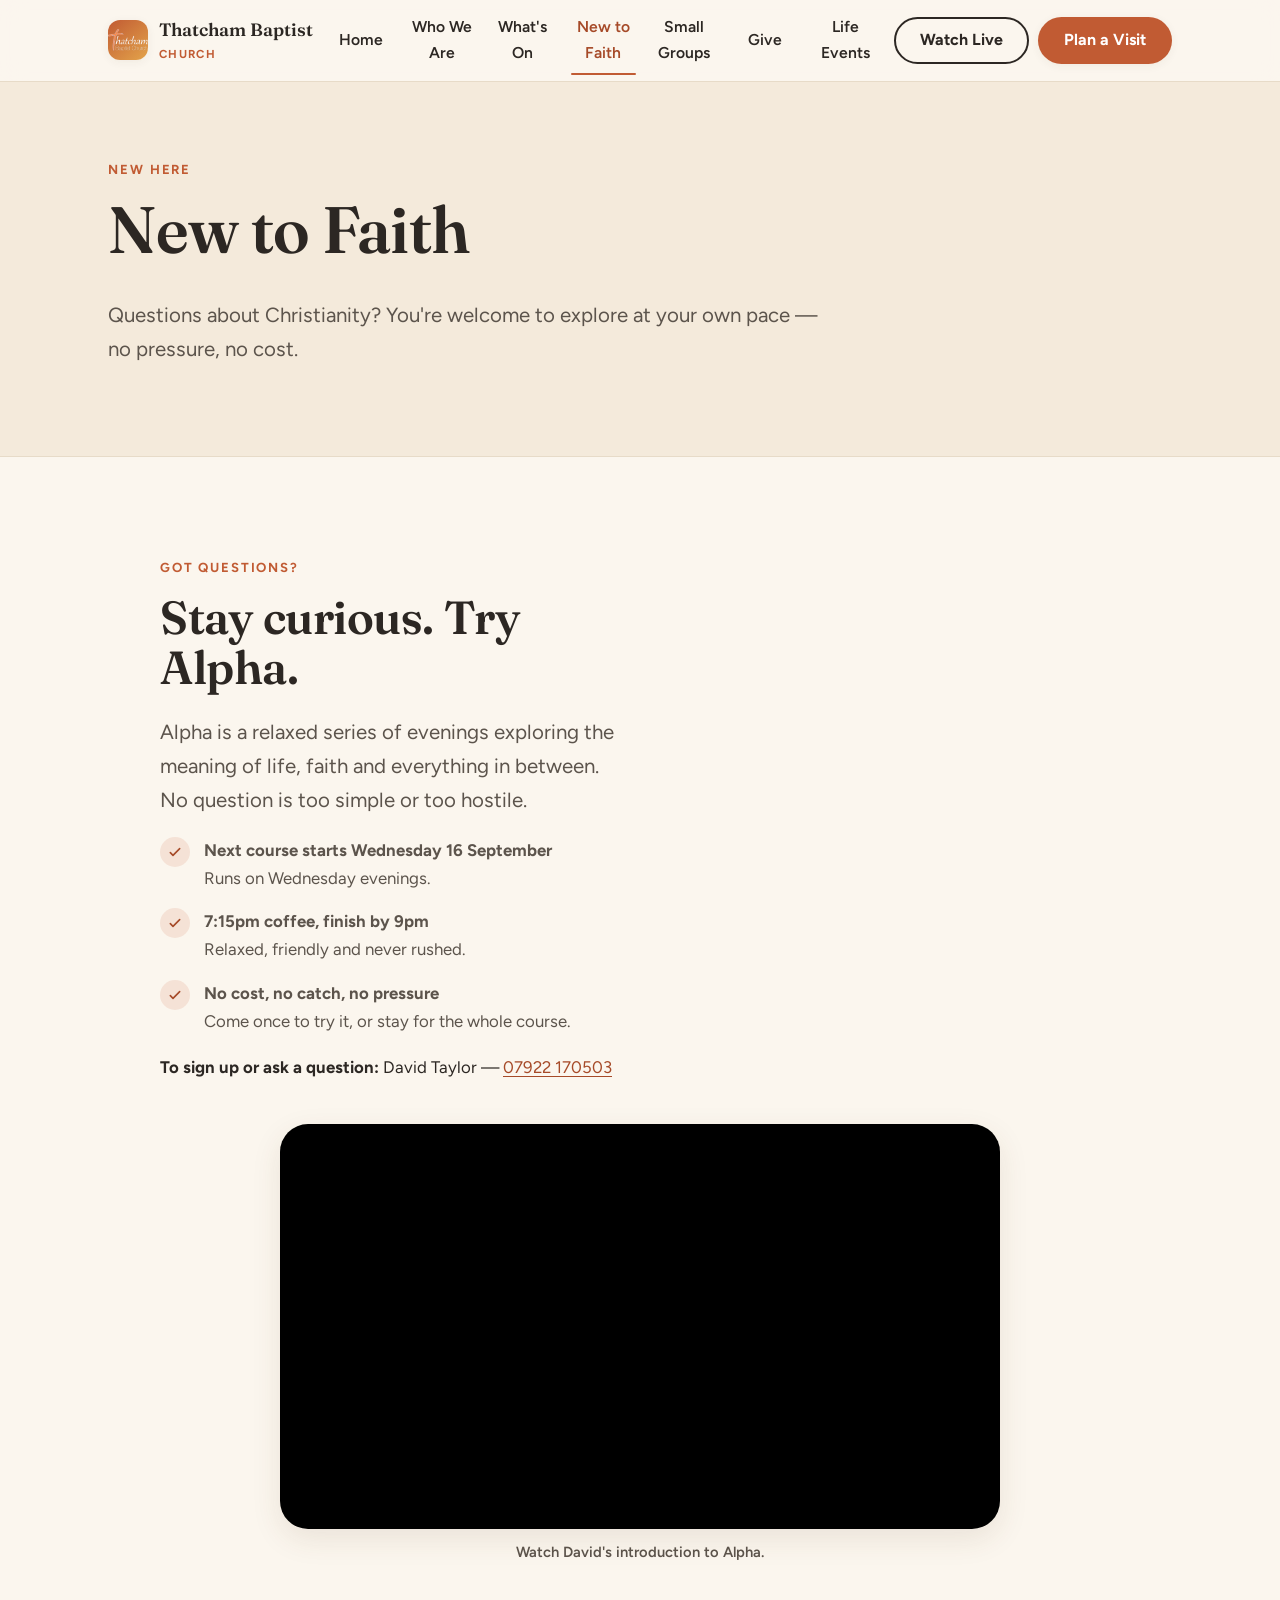
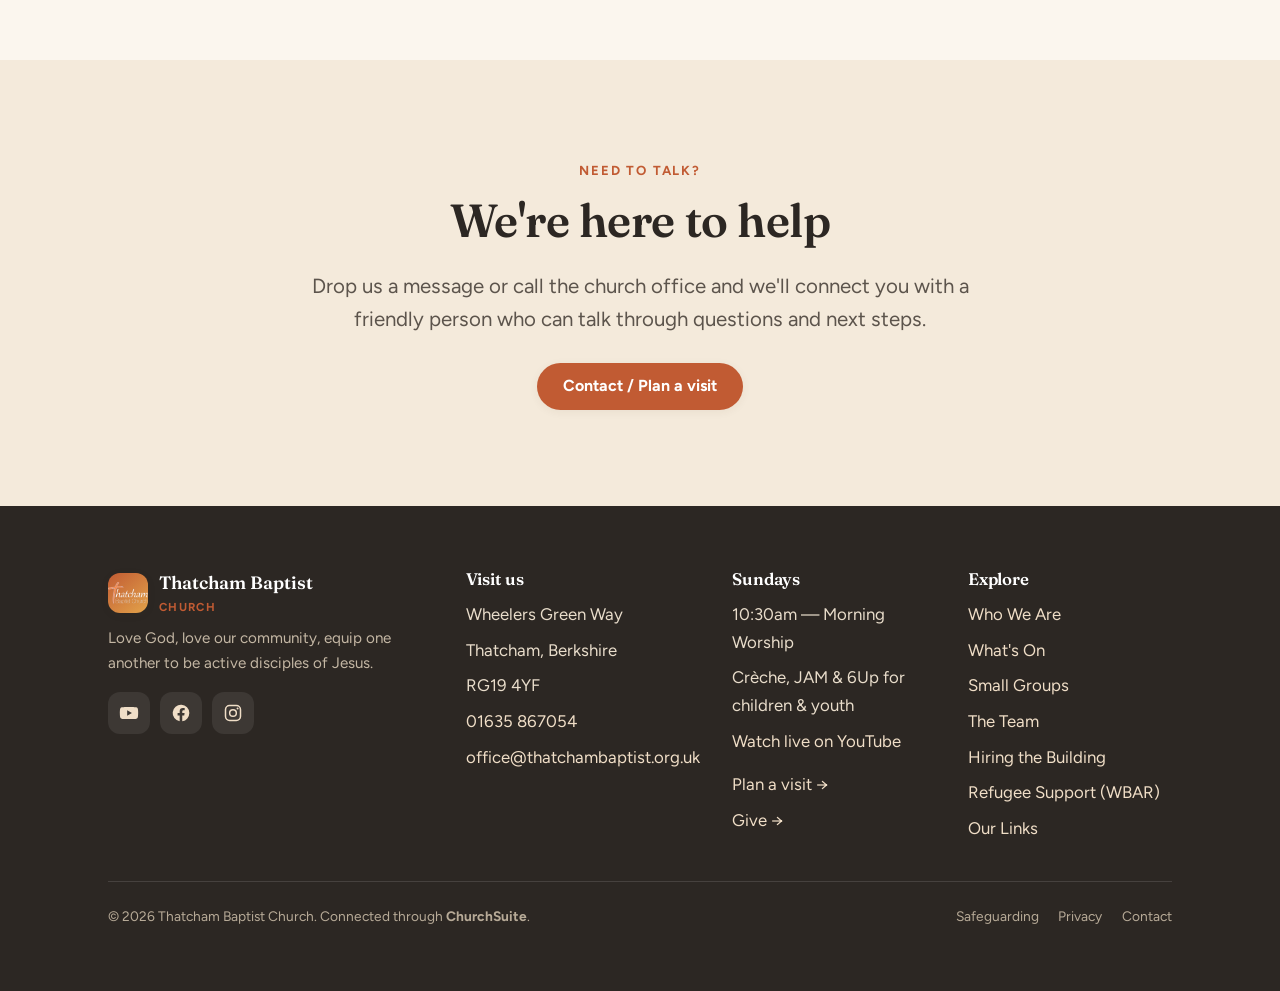
<file: new-to-faith.html>
<!DOCTYPE html>
<html lang="en-GB">
<head>
  <meta charset="UTF-8" />
  <meta name="viewport" content="width=device-width, initial-scale=1" />
  <title>New to Faith — Thatcham Baptist Church</title>
  <meta name="description" content="New to faith? Practical information for people exploring Christianity at Thatcham Baptist Church." />
  <meta name="theme-color" content="#FBF6EE" />
  <link rel="preconnect" href="https://fonts.googleapis.com" />
  <link rel="preconnect" href="https://fonts.gstatic.com" crossorigin />
  <link href="https://fonts.googleapis.com/css2?family=Fraunces:opsz,wght@9..144,400;9..144,500;9..144,600&family=Figtree:wght@400;500;600;700;800&display=swap" rel="stylesheet" />
  <script src="js/site-version.js"></script>
  <script>document.write('<link rel="stylesheet" href="css/styles.css?v=' + ASSET_VERSION + '" />');</script>
  <link rel="icon" href="assets/logo/cropped-circle-cropped.png" />
</head>
<body>
  <a class="skip-link" href="#main">Skip to content</a>

  <header class="site-header">
    <div class="wrap site-header__inner">
      <a class="brand" href="index.html" aria-label="Thatcham Baptist Church home">
        <span class="brand__mark" aria-hidden="true"><img src="assets/logo/Logo-Orange-White.png" alt="" loading="eager" /></span>
        <span><span class="brand__name">Thatcham Baptist</span><span class="brand__sub">Church</span></span>
      </a>
      <nav class="nav" aria-label="Primary">
        <a href="index.html">Home</a>
        <div class="nav-group">
          <a href="who-we-are.html">Who We Are</a>
          <div class="nav-submenu"><a href="team.html">The Team</a></div>
        </div>
        <a href="whats-on.html">What's On</a>
        <a href="new-to-faith.html" aria-current="page">New to Faith</a>
        <a href="small-groups.html">Small Groups</a>
        <a href="give.html">Give</a>
        <a href="life-events.html">Life Events</a>
      </nav>
      <div class="header-cta">
        <a class="btn btn--ghost" href="https://www.youtube.com/@ThatchamBaptistChurch/streams" target="_blank" rel="noopener">Watch Live</a>
        <a class="btn" href="visit.html">Plan a Visit</a>
      </div>
      <button class="nav-toggle" aria-label="Open menu" aria-expanded="false" aria-controls="mobile-nav">
        <svg class="icon-open" viewBox="0 0 24 24" fill="none"><path d="M4 7h16M4 12h16M4 17h16" stroke="currentColor" stroke-width="2" stroke-linecap="round"/></svg>
        <svg class="icon-close" viewBox="0 0 24 24" fill="none"><path d="M6 6l12 12M18 6L6 18" stroke="currentColor" stroke-width="2" stroke-linecap="round"/></svg>
      </button>
    </div>
    <div class="mobile-nav" id="mobile-nav">
      <a href="index.html">Home</a>
      <a href="who-we-are.html">Who We Are</a>
      <a class="mobile-nav__sublink" href="team.html">The Team</a>
      <a href="whats-on.html">What's On</a>
      <a href="new-to-faith.html" aria-current="page">New to Faith</a>
      <a href="small-groups.html">Small Groups</a>
      <a href="give.html">Give</a>
      <a href="life-events.html">Life Events</a>
      <div class="mobile-cta">
        <a class="btn" href="visit.html">Plan a Visit</a>
        <a class="btn btn--ghost" href="https://www.youtube.com/@ThatchamBaptistChurch/streams" target="_blank" rel="noopener">Watch Live</a>
      </div>
    </div>
  </header>

  <main id="main">
    <section class="pagehero">
      <div class="wrap">
        <span class="eyebrow reveal d1">New here</span>
        <h1 class="reveal d1">New to Faith</h1>
        <p class="lede reveal d2">Questions about Christianity? You're welcome to explore at your own pace — no pressure, no cost.</p>
      </div>
    </section>
    <section class="section " id="alpha">
      <div class="wrap">
        <div class="feature feature--single">
          <div class="reveal">
            <span class="eyebrow">Got questions?</span>
            <h2>Stay curious. Try Alpha.</h2>
            <p class="lede">Alpha is a relaxed series of evenings exploring the meaning of life, faith and everything in between. No question is too simple or too hostile.</p>
            <ul class="checklist mt-2">
              <li><span class="tick"><svg viewBox="0 0 24 24" fill="none"><path d="M5 13l4 4L19 7" stroke="currentColor" stroke-width="2.4" stroke-linecap="round" stroke-linejoin="round"/></svg></span><span><strong>Next course starts Wednesday 16 September</strong>Runs on Wednesday evenings.</span></li>
              <li><span class="tick"><svg viewBox="0 0 24 24" fill="none"><path d="M5 13l4 4L19 7" stroke="currentColor" stroke-width="2.4" stroke-linecap="round" stroke-linejoin="round"/></svg></span><span><strong>7:15pm coffee, finish by 9pm</strong>Relaxed, friendly and never rushed.</span></li>
              <li><span class="tick"><svg viewBox="0 0 24 24" fill="none"><path d="M5 13l4 4L19 7" stroke="currentColor" stroke-width="2.4" stroke-linecap="round" stroke-linejoin="round"/></svg></span><span><strong>No cost, no catch, no pressure</strong>Come once to try it, or stay for the whole course.</span></li>
            </ul>
            <p class="mt-2"><strong>To sign up or ask a question:</strong> David Taylor — <a href="tel:+447922170503">07922 170503</a></p>
          </div>
        </div>
        <figure class="video-embed reveal">
          <div class="video-embed__frame">
            <iframe src="https://www.youtube-nocookie.com/embed/4JbV7BwsZjk"
              title="David's introduction to Alpha"
              loading="lazy" allowfullscreen
              allow="accelerometer; autoplay; clipboard-write; encrypted-media; gyroscope; picture-in-picture; web-share"
              referrerpolicy="strict-origin-when-cross-origin"></iframe>
          </div>
          <figcaption>Watch David's introduction to Alpha.</figcaption>
        </figure>
      </div>
    </section>

    <section class="section bg-sand" aria-labelledby="contact-h">
      <div class="wrap">
        <div class="center reveal">
          <span class="eyebrow">Need to talk?</span>
          <h2 id="contact-h">We're here to help</h2>
          <p class="lede narrow">Drop us a message or call the church office and we'll connect you with a friendly person who can talk through questions and next steps.</p>
          <a class="btn mt-1" href="visit.html">Contact / Plan a visit</a>
        </div>
      </div>
    </section>
  </main>

  <footer class="site-footer">
    <div class="wrap">
      <div class="footer-grid">
        <div class="footer-brand">
          <a class="brand" href="index.html" aria-label="Thatcham Baptist Church home" style="margin-bottom:.6rem">
            <span class="brand__mark" aria-hidden="true"><img src="assets/logo/Logo-Orange-White.png" alt="" loading="lazy" /></span>
            <span><span class="brand__name">Thatcham Baptist</span><span class="brand__sub">Church</span></span>
          </a>
          <p>Love God, love our community, equip one another to be active disciples of Jesus.</p>
          <div class="socials">
            <a href="https://www.youtube.com/@ThatchamBaptistChurch" target="_blank" rel="noopener" aria-label="YouTube"><svg viewBox="0 0 24 24" fill="currentColor"><path d="M23 12s0-3.4-.4-5a2.6 2.6 0 00-1.8-1.8C19 4.7 12 4.7 12 4.7s-7 0-8.8.5A2.6 2.6 0 001.4 7C1 8.6 1 12 1 12s0 3.4.4 5a2.6 2.6 0 001.8 1.8c1.8.5 8.8.5 8.8.5s7 0 8.8-.5A2.6 2.6 0 0022.6 17c.4-1.6.4-5 .4-5zM9.8 15.3V8.7l5.7 3.3-5.7 3.3z"/></svg></a>
            <a href="https://www.facebook.com/thatchambaptist" target="_blank" rel="noopener" aria-label="Facebook"><svg viewBox="0 0 24 24" fill="currentColor"><path d="M22 12a10 10 0 10-11.6 9.9v-7H7.9V12h2.5V9.8c0-2.5 1.5-3.9 3.8-3.9 1.1 0 2.2.2 2.2.2v2.5h-1.3c-1.2 0-1.6.8-1.6 1.6V12h2.8l-.4 2.9h-2.4v7A10 10 0 0022 12z"/></svg></a>
            <a href="https://www.instagram.com/thatchambaptist" target="_blank" rel="noopener" aria-label="Instagram"><svg viewBox="0 0 24 24" fill="none"><rect x="3" y="3" width="18" height="18" rx="5" stroke="currentColor" stroke-width="1.8"/><circle cx="12" cy="12" r="4" stroke="currentColor" stroke-width="1.8"/><circle cx="17.5" cy="6.5" r="1.2" fill="currentColor"/></svg></a>
          </div>
        </div>

        <div>
          <h4>Visit us</h4>
          <ul>
            <li>Wheelers Green Way</li>
            <li>Thatcham, Berkshire</li>
            <li>RG19 4YF</li>
            <li><a href="tel:+441635867054">01635 867054</a></li>
            <li><a href="mailto:office@thatchambaptist.org.uk">office@thatchambaptist.org.uk</a></li>
          </ul>
        </div>

        <div>
          <h4>Sundays</h4>
          <ul>
            <li>10:30am — Morning Worship</li>
            <li>Crèche, JAM &amp; 6Up for children &amp; youth</li>
            <li><a href="https://www.youtube.com/@ThatchamBaptistChurch/streams" target="_blank" rel="noopener">Watch live on YouTube</a></li>
            <li style="margin-top:.5rem"><a href="visit.html">Plan a visit &rarr;</a></li>
            <li><a href="give.html">Give &rarr;</a></li>
          </ul>
        </div>

        <div>
          <h4>Explore</h4>
          <ul>
            <li><a href="who-we-are.html">Who We Are</a></li>
            <li><a href="whats-on.html">What's On</a></li>
            <li><a href="small-groups.html">Small Groups</a></li>
            <li><a href="team.html">The Team</a></li>
            <li><a href="hiring.html">Hiring the Building</a></li>
            <li><a href="wbar.html">Refugee Support (WBAR)</a></li>
            <li><a href="links.html">Our Links</a></li>
          </ul>
        </div>
      </div>

      <div class="footer-bottom">
        <span>&copy; <span data-year>2026</span> Thatcham Baptist Church. Connected through
          <strong>ChurchSuite</strong>.</span>
        <span class="links">
          <a href="safeguarding.html">Safeguarding</a>
          <a href="privacy.html">Privacy</a>
          <a href="visit.html">Contact</a>
        </span>
      </div>
    </div>
  </footer>

  <script src="js/main.js"></script>
</body>
</html>
</file>
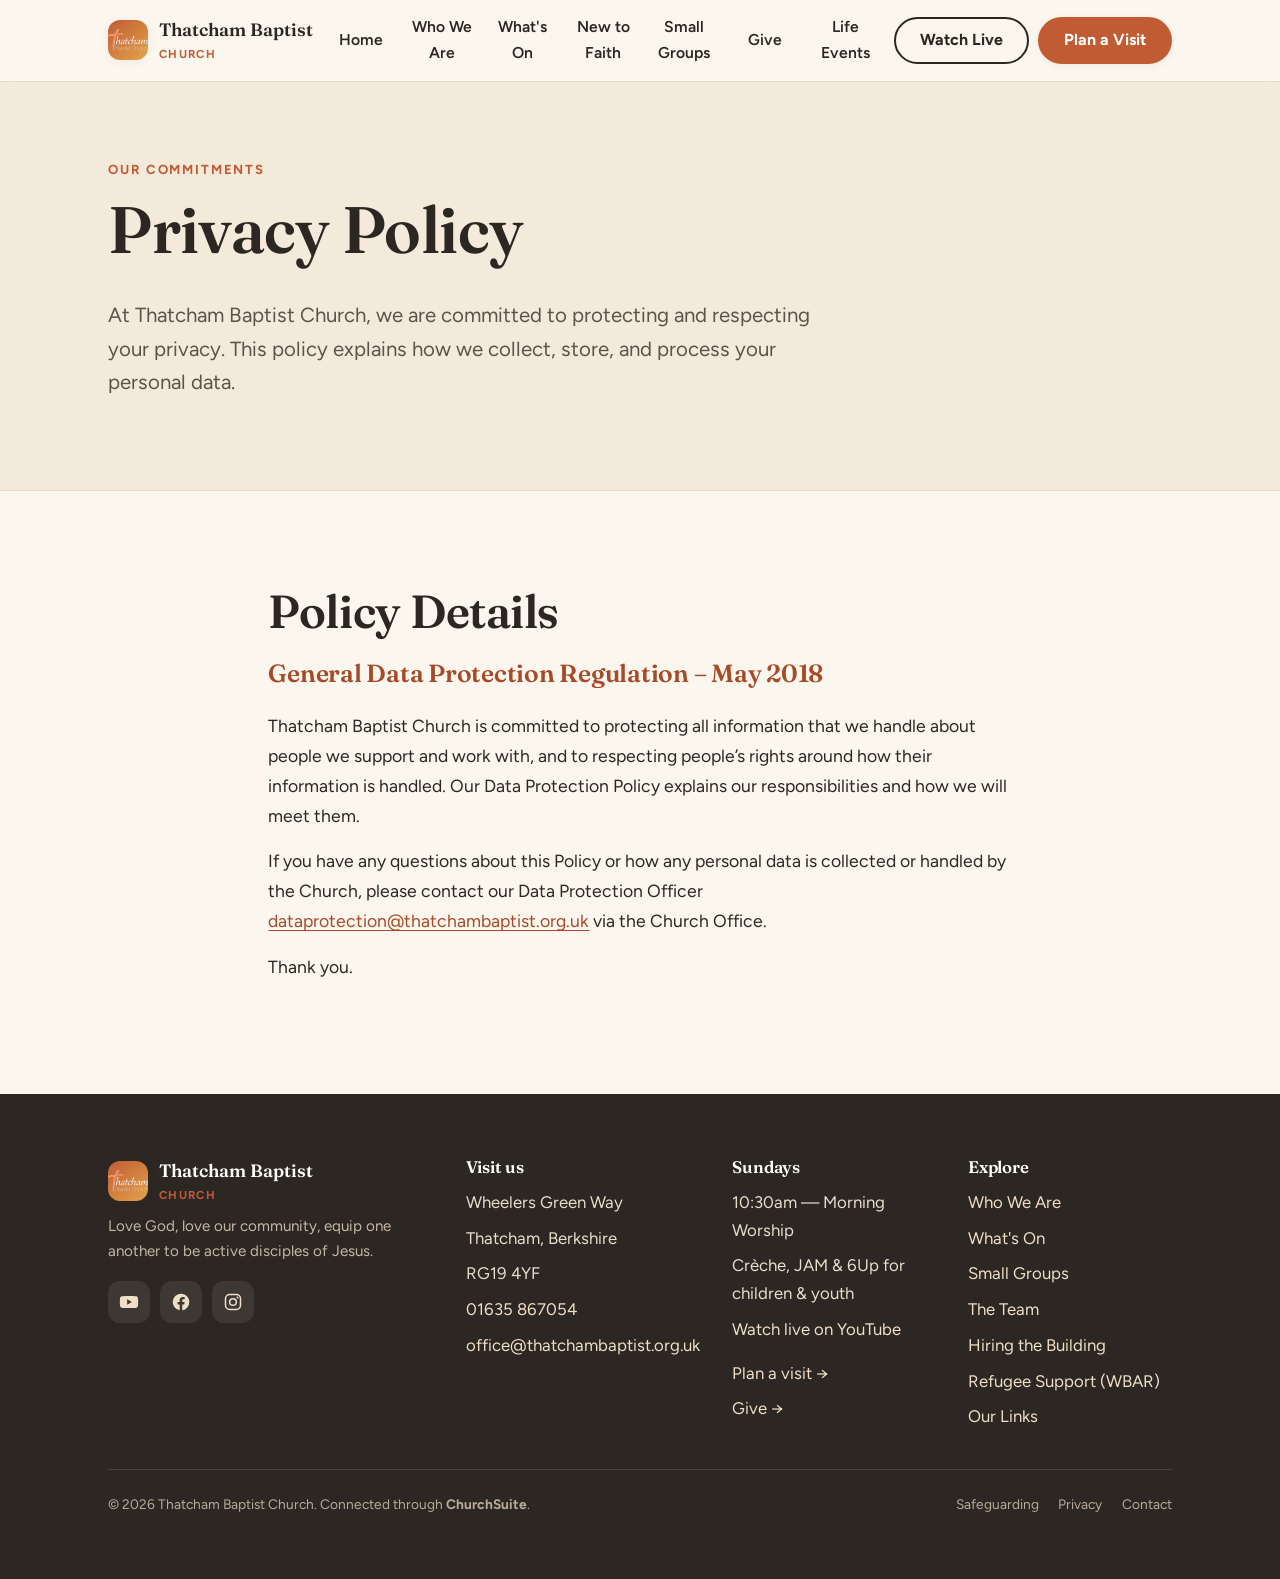
<file: privacy.html>
<!DOCTYPE html>
<html lang="en-GB">
<head>
  <meta charset="UTF-8" />
  <meta name="viewport" content="width=device-width, initial-scale=1" />
  <title>Privacy Policy — Thatcham Baptist Church</title>
  <meta name="description" content="Privacy Policy for Thatcham Baptist Church. Learn how we collect, use, protect and manage your personal information in accordance with data protection regulations." />
  <meta name="theme-color" content="#FBF6EE" />
  <link rel="preconnect" href="https://fonts.googleapis.com" />
  <link rel="preconnect" href="https://fonts.gstatic.com" crossorigin />
  <link href="https://fonts.googleapis.com/css2?family=Fraunces:opsz,wght@9..144,400;9..144,500;9..144,600&family=Figtree:wght@400;500;600;700;800&display=swap" rel="stylesheet" />
  <script src="js/site-version.js"></script>
  <script>document.write('<link rel="stylesheet" href="css/styles.css?v=' + ASSET_VERSION + '" />');</script>
  <link rel="icon" href="assets/logo/cropped-circle-cropped.png" />
</head>
<body>
  <a class="skip-link" href="#main">Skip to content</a>

  <header class="site-header">
    <div class="wrap site-header__inner">
      <a class="brand" href="index.html" aria-label="Thatcham Baptist Church home">
        <span class="brand__mark" aria-hidden="true"><img src="assets/logo/Logo-Orange-White.png" alt="" loading="eager" /></span>
        <span><span class="brand__name">Thatcham Baptist</span><span class="brand__sub">Church</span></span>
      </a>
      <nav class="nav" aria-label="Primary">
        <a href="index.html">Home</a>
        <div class="nav-group">
          <a href="who-we-are.html">Who We Are</a>
          <div class="nav-submenu"><a href="team.html">The Team</a></div>
        </div>
        <a href="whats-on.html">What's On</a>
        <a href="new-to-faith.html">New to Faith</a>
        <a href="small-groups.html">Small Groups</a>
        <a href="give.html">Give</a>
        <a href="life-events.html">Life Events</a>
      </nav>
      <div class="header-cta">
        <a class="btn btn--ghost" href="https://www.youtube.com/@ThatchamBaptistChurch/streams" target="_blank" rel="noopener">Watch Live</a>
        <a class="btn" href="visit.html">Plan a Visit</a>
      </div>
      <button class="nav-toggle" aria-label="Open menu" aria-expanded="false" aria-controls="mobile-nav">
        <svg class="icon-open" viewBox="0 0 24 24" fill="none"><path d="M4 7h16M4 12h16M4 17h16" stroke="currentColor" stroke-width="2" stroke-linecap="round"/></svg>
        <svg class="icon-close" viewBox="0 0 24 24" fill="none"><path d="M6 6l12 12M18 6L6 18" stroke="currentColor" stroke-width="2" stroke-linecap="round"/></svg>
      </button>
    </div>
    <div class="mobile-nav" id="mobile-nav">
      <a href="index.html">Home</a>
      <a href="who-we-are.html">Who We Are</a>
      <a class="mobile-nav__sublink" href="team.html">The Team</a>
      <a href="whats-on.html">What's On</a>
      <a href="new-to-faith.html">New to Faith</a>
      <a href="small-groups.html">Small Groups</a>
      <a href="give.html">Give</a>
      <a href="life-events.html">Life Events</a>
      <div class="mobile-cta">
        <a class="btn" href="visit.html">Plan a Visit</a>
        <a class="btn btn--ghost" href="https://www.youtube.com/@ThatchamBaptistChurch/streams" target="_blank" rel="noopener">Watch Live</a>
      </div>
    </div>
  </header>

  <main id="main">
    <section class="pagehero">
      <div class="wrap">
        <span class="eyebrow reveal">Our Commitments</span>
        <h1 class="reveal d1">Privacy Policy</h1>
        <p class="lede reveal d2">At Thatcham Baptist Church, we are committed to protecting and respecting your privacy. This policy explains how we collect, store, and process your personal data.</p>
      </div>
    </section>

    <section class="section" aria-labelledby="policy-content-h">
      <div class="wrap" style="max-width: 820px; margin: 0 auto;">
        <h2 id="policy-content-h" class="sr-only">Policy Details</h2>
        <div class="rich-text reveal d3" style="line-height: 1.7; font-size: 1.1rem;">
          <h3 style="color: var(--clay-dark); margin-bottom: 1.5rem;">General Data Protection Regulation &ndash; May 2018</h3>
          <p>Thatcham Baptist Church is committed to protecting all information that we handle about people we support and work with, and to respecting people&rsquo;s rights around how their information is handled. Our Data Protection Policy explains our responsibilities and how we will meet them.</p>
          <p>If you have any questions about this Policy or how any personal data is collected or handled by the Church, please contact our Data Protection Officer <a href="mailto:dataprotection@thatchambaptist.org.uk">dataprotection@thatchambaptist.org.uk</a> via the Church Office.</p>
          <p>Thank you.</p>
        </div>
      </div>
    </section>
  </main>

  <footer class="site-footer">
    <div class="wrap">
      <div class="footer-grid">
        <div class="footer-brand">
          <a class="brand" href="index.html" aria-label="Thatcham Baptist Church home" style="margin-bottom:.6rem">
            <span class="brand__mark" aria-hidden="true"><img src="assets/logo/Logo-Orange-White.png" alt="" loading="lazy" /></span>
            <span><span class="brand__name">Thatcham Baptist</span><span class="brand__sub">Church</span></span>
          </a>
          <p>Love God, love our community, equip one another to be active disciples of Jesus.</p>
          <div class="socials">
            <a href="https://www.youtube.com/@ThatchamBaptistChurch" target="_blank" rel="noopener" aria-label="YouTube"><svg viewBox="0 0 24 24" fill="currentColor"><path d="M23 12s0-3.4-.4-5a2.6 2.6 0 00-1.8-1.8C19 4.7 12 4.7 12 4.7s-7 0-8.8.5A2.6 2.6 0 001.4 7C1 8.6 1 12 1 12s0 3.4.4 5a2.6 2.6 0 001.8 1.8c1.8.5 8.8.5 8.8.5s7 0 8.8-.5A2.6 2.6 0 0022.6 17c.4-1.6.4-5 .4-5zM9.8 15.3V8.7l5.7 3.3-5.7 3.3z"/></svg></a>
            <a href="https://www.facebook.com/thatchambaptist" target="_blank" rel="noopener" aria-label="Facebook"><svg viewBox="0 0 24 24" fill="currentColor"><path d="M22 12a10 10 0 10-11.6 9.9v-7H7.9V12h2.5V9.8c0-2.5 1.5-3.9 3.8-3.9 1.1 0 2.2.2 2.2.2v2.5h-1.3c-1.2 0-1.6.8-1.6 1.6V12h2.8l-.4 2.9h-2.4v7A10 10 0 0022 12z"/></svg></a>
            <a href="https://www.instagram.com/thatchambaptist" target="_blank" rel="noopener" aria-label="Instagram"><svg viewBox="0 0 24 24" fill="none"><rect x="3" y="3" width="18" height="18" rx="5" stroke="currentColor" stroke-width="1.8"/><circle cx="12" cy="12" r="4" stroke="currentColor" stroke-width="1.8"/><circle cx="17.5" cy="6.5" r="1.2" fill="currentColor"/></svg></a>
          </div>
        </div>

        <div>
          <h4>Visit us</h4>
          <ul>
            <li>Wheelers Green Way</li>
            <li>Thatcham, Berkshire</li>
            <li>RG19 4YF</li>
            <li><a href="tel:+441635867054">01635 867054</a></li>
            <li><a href="mailto:office@thatchambaptist.org.uk">office@thatchambaptist.org.uk</a></li>
          </ul>
        </div>

        <div>
          <h4>Sundays</h4>
          <ul>
            <li>10:30am — Morning Worship</li>
            <li>Crèche, JAM &amp; 6Up for children &amp; youth</li>
            <li><a href="https://www.youtube.com/@ThatchamBaptistChurch/streams" target="_blank" rel="noopener">Watch live on YouTube</a></li>
            <li style="margin-top:.5rem"><a href="visit.html">Plan a visit &rarr;</a></li>
            <li><a href="give.html">Give &rarr;</a></li>
          </ul>
        </div>

        <div>
          <h4>Explore</h4>
          <ul>
            <li><a href="who-we-are.html">Who We Are</a></li>
            <li><a href="whats-on.html">What's On</a></li>
            <li><a href="small-groups.html">Small Groups</a></li>
            <li><a href="team.html">The Team</a></li>
            <li><a href="hiring.html">Hiring the Building</a></li>
            <li><a href="wbar.html">Refugee Support (WBAR)</a></li>
            <li><a href="links.html">Our Links</a></li>
          </ul>
        </div>
      </div>

      <div class="footer-bottom">
        <span>&copy; <span data-year>2026</span> Thatcham Baptist Church. Connected through <strong>ChurchSuite</strong>.</span>
        <span class="links">
          <a href="safeguarding.html">Safeguarding</a>
          <a href="privacy.html">Privacy</a>
          <a href="visit.html">Contact</a>
        </span>
      </div>
    </div>
  </footer>

  <script>document.write('<script src="js/main.js?v=' + ASSET_VERSION + '"><\/script>');</script>
</body>
</html>
</file>
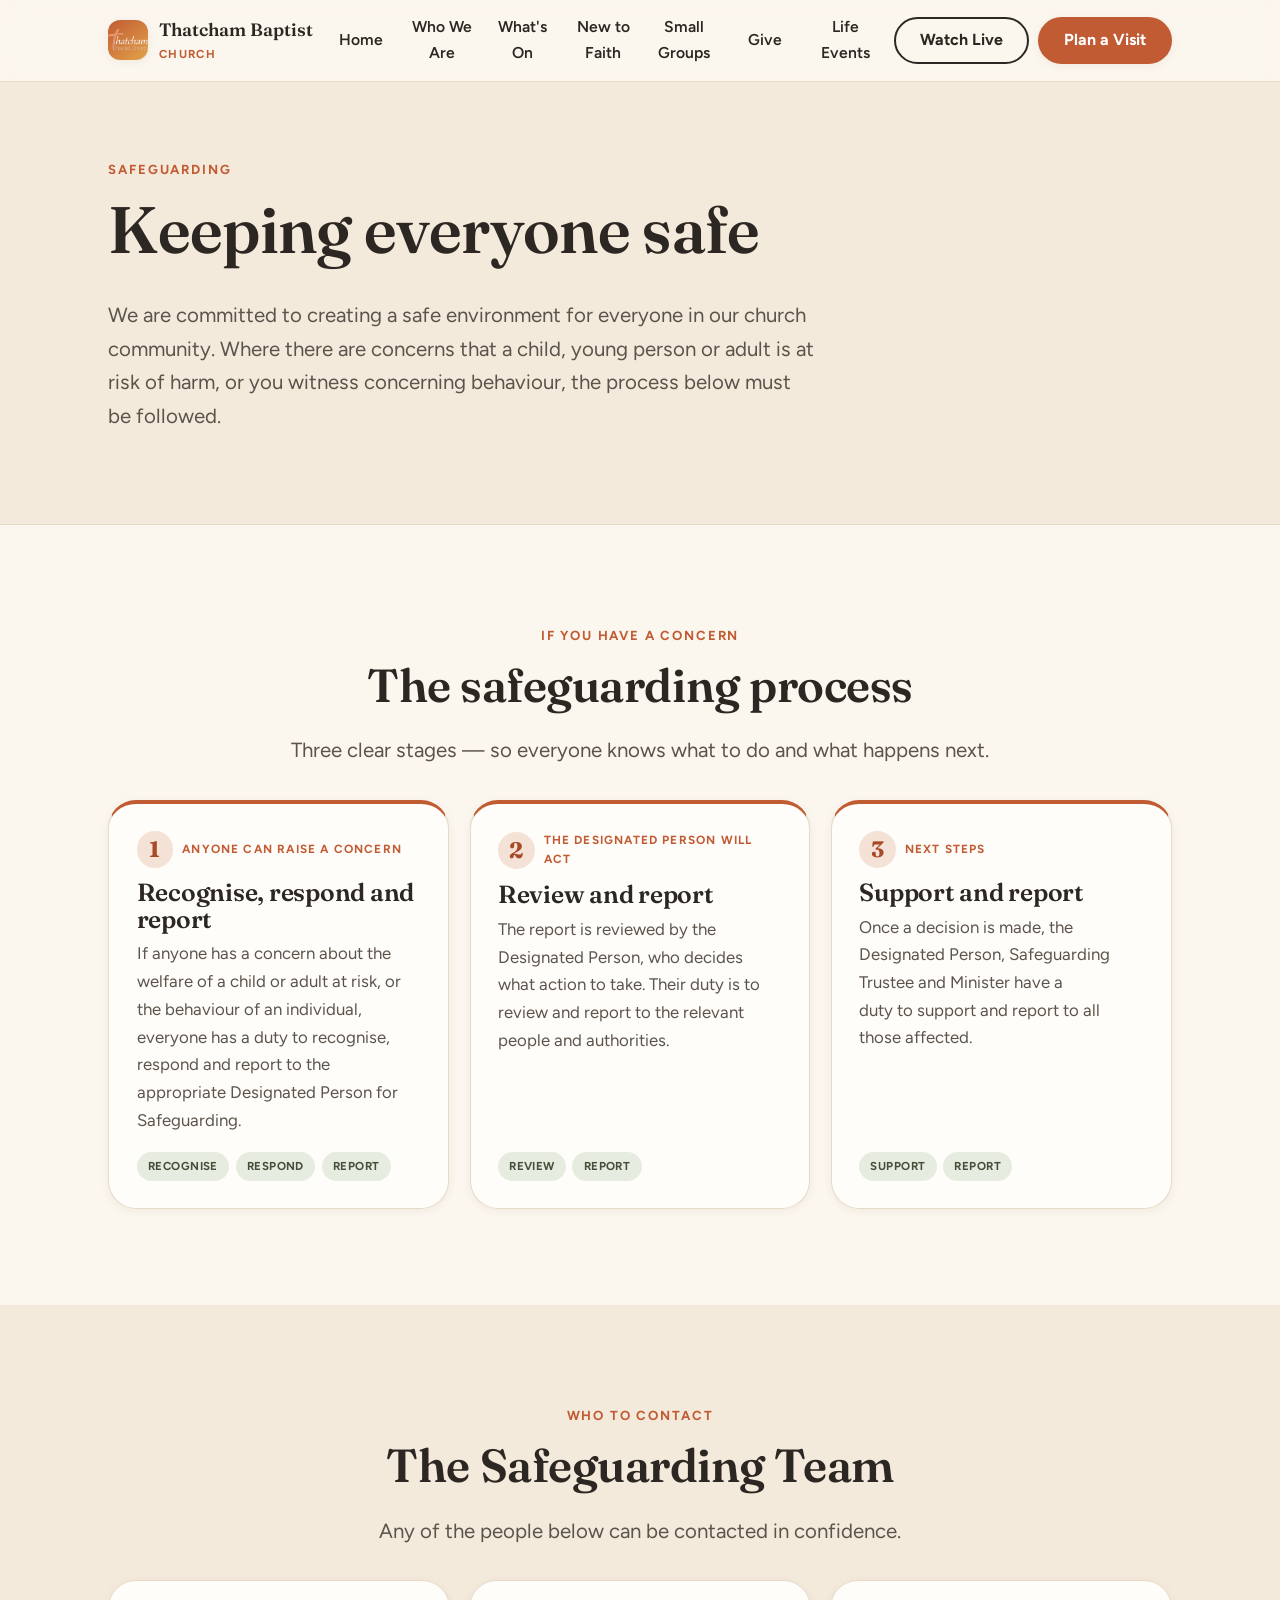
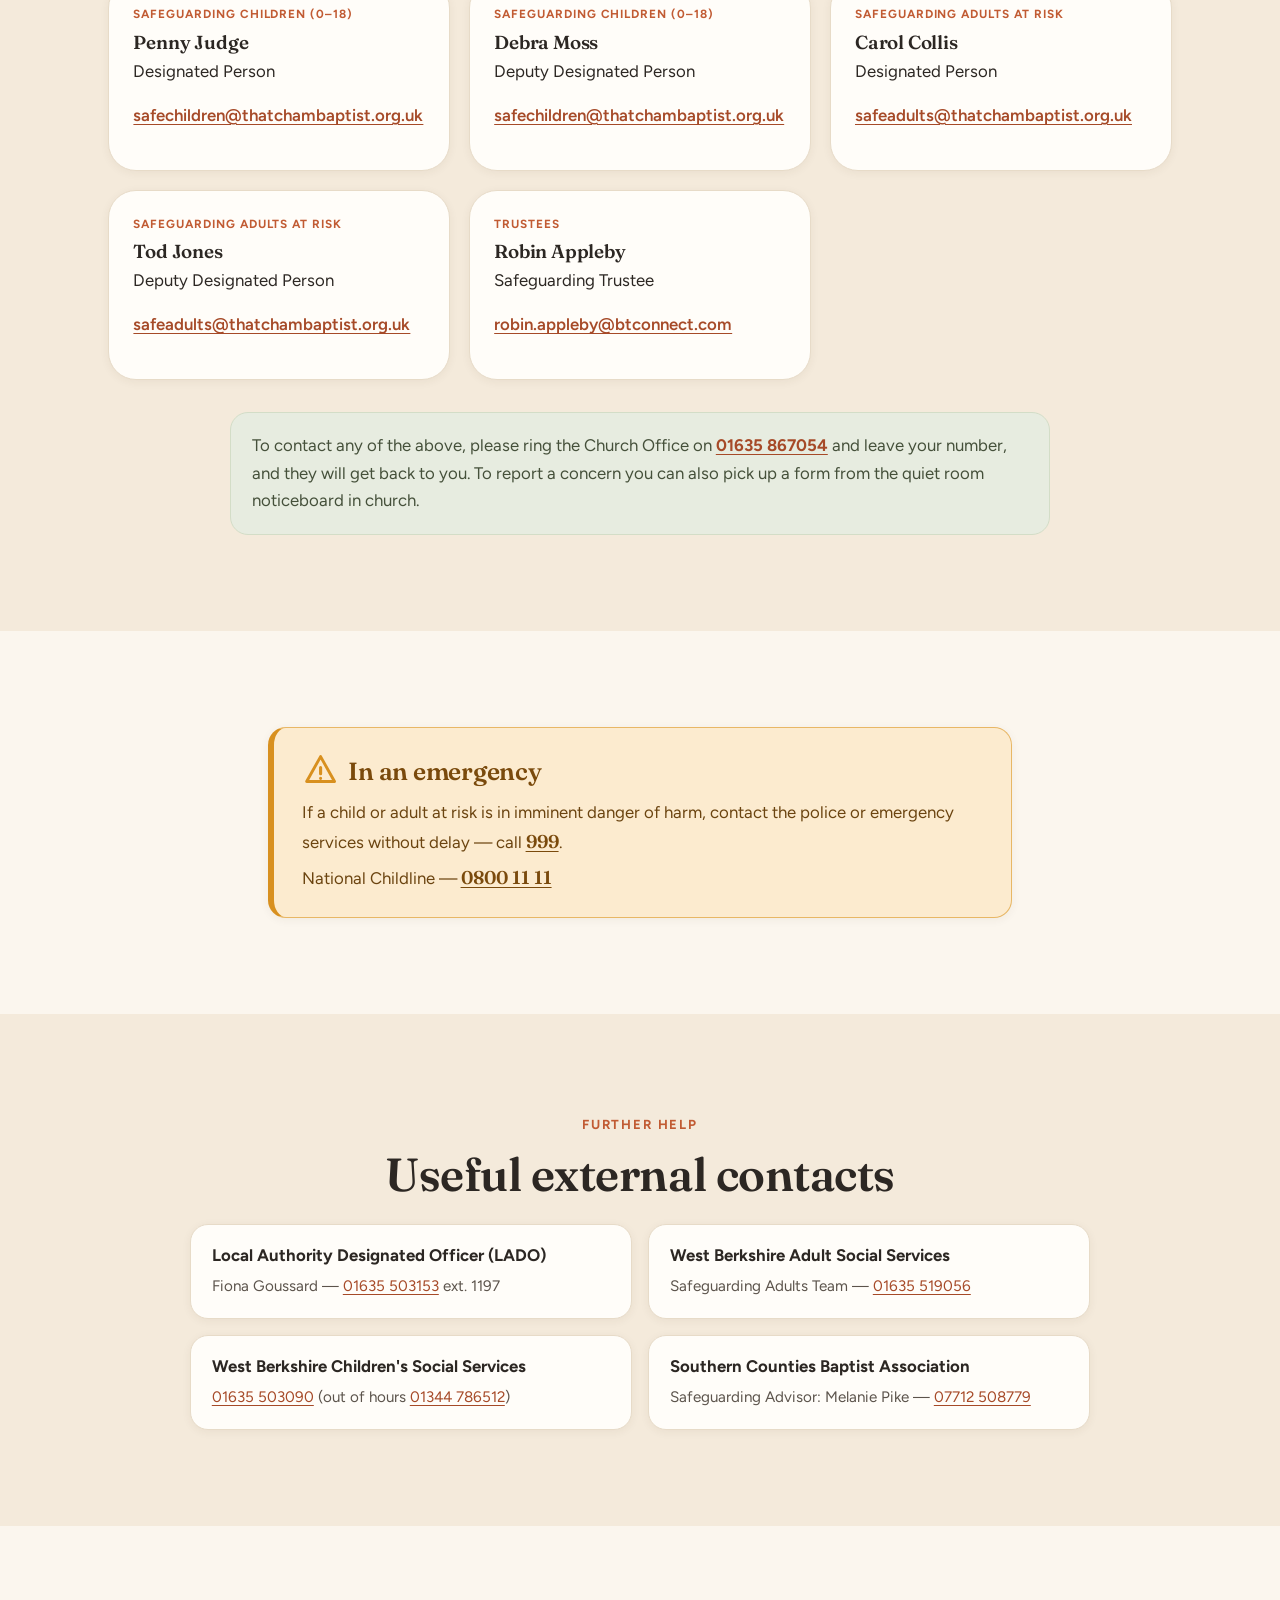
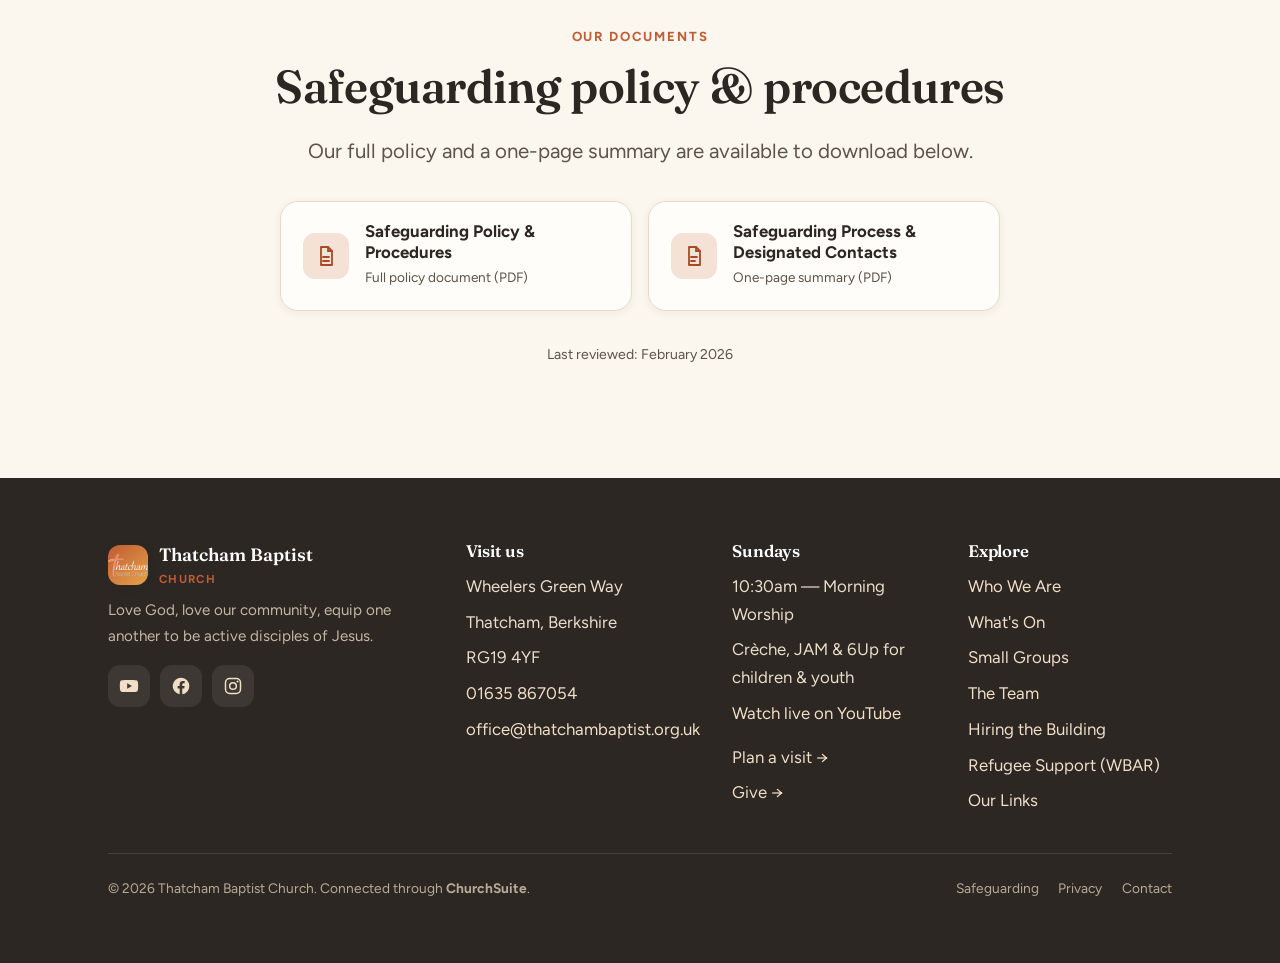
<file: safeguarding.html>
<!DOCTYPE html>
<html lang="en-GB">
<head>
  <meta charset="UTF-8" />
  <meta name="viewport" content="width=device-width, initial-scale=1" />
  <title>Safeguarding — Thatcham Baptist Church</title>
  <meta name="description" content="Safeguarding at Thatcham Baptist Church — how to raise a concern, our safeguarding team and their contact details, emergency numbers, and our policy documents." />
  <meta name="theme-color" content="#FBF6EE" />
  <link rel="preconnect" href="https://fonts.googleapis.com" />
  <link rel="preconnect" href="https://fonts.gstatic.com" crossorigin />
  <link href="https://fonts.googleapis.com/css2?family=Fraunces:opsz,wght@9..144,400;9..144,500;9..144,600&family=Figtree:wght@400;500;600;700;800&display=swap" rel="stylesheet" />
  <script src="js/site-version.js"></script>
  <script>document.write('<link rel="stylesheet" href="css/styles.css?v=' + ASSET_VERSION + '" />');</script>
  <link rel="icon" href="assets/logo/cropped-circle-cropped.png" />
</head>
<body>
  <a class="skip-link" href="#main">Skip to content</a>

  <header class="site-header">
    <div class="wrap site-header__inner">
      <a class="brand" href="index.html" aria-label="Thatcham Baptist Church home">
        <span class="brand__mark" aria-hidden="true"><img src="assets/logo/Logo-Orange-White.png" alt="" loading="eager" /></span>
        <span><span class="brand__name">Thatcham Baptist</span><span class="brand__sub">Church</span></span>
      </a>
      <nav class="nav" aria-label="Primary">
        <a href="index.html">Home</a>
        <div class="nav-group">
          <a href="who-we-are.html">Who We Are</a>
          <div class="nav-submenu"><a href="team.html">The Team</a></div>
        </div>
        <a href="whats-on.html">What's On</a>
        <a href="new-to-faith.html">New to Faith</a>
        <a href="small-groups.html">Small Groups</a>
        <a href="give.html">Give</a>
        <a href="life-events.html">Life Events</a>
      </nav>
      <div class="header-cta">
        <a class="btn btn--ghost" href="https://www.youtube.com/@ThatchamBaptistChurch/streams" target="_blank" rel="noopener">Watch Live</a>
        <a class="btn" href="visit.html">Plan a Visit</a>
      </div>
      <button class="nav-toggle" aria-label="Open menu" aria-expanded="false" aria-controls="mobile-nav">
        <svg class="icon-open" viewBox="0 0 24 24" fill="none"><path d="M4 7h16M4 12h16M4 17h16" stroke="currentColor" stroke-width="2" stroke-linecap="round"/></svg>
        <svg class="icon-close" viewBox="0 0 24 24" fill="none"><path d="M6 6l12 12M18 6L6 18" stroke="currentColor" stroke-width="2" stroke-linecap="round"/></svg>
      </button>
    </div>
    <div class="mobile-nav" id="mobile-nav">
      <a href="index.html">Home</a>
      <a href="who-we-are.html">Who We Are</a>
      <a class="mobile-nav__sublink" href="team.html">The Team</a>
      <a href="whats-on.html">What's On</a>
      <a href="new-to-faith.html">New to Faith</a>
      <a href="small-groups.html">Small Groups</a>
      <a href="give.html">Give</a>
      <a href="life-events.html">Life Events</a>
      <div class="mobile-cta">
        <a class="btn" href="visit.html">Plan a Visit</a>
        <a class="btn btn--ghost" href="https://www.youtube.com/@ThatchamBaptistChurch/streams" target="_blank" rel="noopener">Watch Live</a>
      </div>
    </div>
  </header>

  <main id="main">
    <section class="pagehero">
      <div class="wrap">
        <span class="eyebrow reveal">Safeguarding</span>
        <h1 class="reveal d1">Keeping everyone safe</h1>
        <p class="lede reveal d2">We are committed to creating a safe environment for everyone in our church community. Where there are concerns that a child, young person or adult is at risk of harm, or you witness concerning behaviour, the process below must be followed.</p>
      </div>
    </section>

    <!-- THE PROCESS -->
    <section class="section" aria-labelledby="process-h">
      <div class="wrap">
        <div class="center reveal">
          <span class="eyebrow">If you have a concern</span>
          <h2 id="process-h">The safeguarding process</h2>
          <p class="lede narrow">Three clear stages — so everyone knows what to do and what happens next.</p>
        </div>
        <div class="steps mt-3">
          <div class="step-card reveal">
            <span class="step-card__num"><b>1</b> Anyone can raise a concern</span>
            <h3>Recognise, respond and report</h3>
            <p>If anyone has a concern about the welfare of a child or adult at risk, or the behaviour of an individual, everyone has a duty to recognise, respond and report to the appropriate Designated Person for Safeguarding.</p>
            <div class="keywords"><span>Recognise</span><span>Respond</span><span>Report</span></div>
          </div>
          <div class="step-card reveal d1">
            <span class="step-card__num"><b>2</b> The Designated Person will act</span>
            <h3>Review and report</h3>
            <p>The report is reviewed by the Designated Person, who decides what action to take. Their duty is to review and report to the relevant people and authorities.</p>
            <div class="keywords"><span>Review</span><span>Report</span></div>
          </div>
          <div class="step-card reveal d2">
            <span class="step-card__num"><b>3</b> Next steps</span>
            <h3>Support and report</h3>
            <p>Once a decision is made, the Designated Person, Safeguarding Trustee and Minister have a duty to support and report to all those affected.</p>
            <div class="keywords"><span>Support</span><span>Report</span></div>
          </div>
        </div>
      </div>
    </section>

    <!-- THE TEAM -->
    <section class="section bg-sand" aria-labelledby="team-h">
      <div class="wrap">
        <div class="center reveal">
          <span class="eyebrow">Who to contact</span>
          <h2 id="team-h">The Safeguarding Team</h2>
          <p class="lede narrow">Any of the people below can be contacted in confidence.</p>
        </div>
        <div class="safeguard mt-3">
          <div class="safeguard-card reveal">
            <p class="role">Safeguarding Children (0–18)</p>
            <h3>Penny Judge</h3>
            <p>Designated Person</p>
            <p><a href="mailto:safechildren@thatchambaptist.org.uk">safechildren@thatchambaptist.org.uk</a></p>
          </div>
          <div class="safeguard-card reveal d1">
            <p class="role">Safeguarding Children (0–18)</p>
            <h3>Debra Moss</h3>
            <p>Deputy Designated Person</p>
            <p><a href="mailto:safechildren@thatchambaptist.org.uk">safechildren@thatchambaptist.org.uk</a></p>
          </div>
          <div class="safeguard-card reveal d2">
            <p class="role">Safeguarding Adults at Risk</p>
            <h3>Carol Collis</h3>
            <p>Designated Person</p>
            <p><a href="mailto:safeadults@thatchambaptist.org.uk">safeadults@thatchambaptist.org.uk</a></p>
          </div>
          <div class="safeguard-card reveal">
            <p class="role">Safeguarding Adults at Risk</p>
            <h3>Tod Jones</h3>
            <p>Deputy Designated Person</p>
            <p><a href="mailto:safeadults@thatchambaptist.org.uk">safeadults@thatchambaptist.org.uk</a></p>
          </div>
          <div class="safeguard-card reveal d1">
            <p class="role">Trustees</p>
            <h3>Robin Appleby</h3>
            <p>Safeguarding Trustee</p>
            <p><a href="mailto:robin.appleby@btconnect.com">robin.appleby@btconnect.com</a></p>
          </div>
        </div>
        <div class="aside-box reveal mt-3" style="max-width:820px;margin-inline:auto">
          <p class="mb-0">To contact any of the above, please ring the Church Office on <a href="tel:+441635867054"><strong>01635 867054</strong></a> and leave your number, and they will get back to you. To report a concern you can also pick up a form from the quiet room noticeboard in church.</p>
        </div>
      </div>
    </section>

    <!-- EMERGENCY -->
    <section class="section" aria-labelledby="emergency-h">
      <div class="wrap narrow" style="max-width:820px">
        <div class="emergency reveal" role="alert">
          <h3 id="emergency-h">
            <svg viewBox="0 0 24 24" fill="none" aria-hidden="true"><path d="M12 3l9 16H3L12 3z" stroke="currentColor" stroke-width="1.9" stroke-linejoin="round"/><path d="M12 10v4M12 17h.01" stroke="currentColor" stroke-width="2" stroke-linecap="round"/></svg>
            In an emergency
          </h3>
          <p>If a child or adult at risk is in imminent danger of harm, contact the police or emergency services without delay — call <a href="tel:999" class="num">999</a>.</p>
          <p>National Childline — <a href="tel:08001111" class="num">0800 11 11</a></p>
        </div>
      </div>
    </section>

    <!-- EXTERNAL CONTACTS -->
    <section class="section bg-sand" aria-labelledby="ext-h">
      <div class="wrap">
        <div class="center reveal">
          <span class="eyebrow">Further help</span>
          <h2 id="ext-h">Useful external contacts</h2>
        </div>
        <ul class="ext-contacts mt-3 reveal" style="max-width:900px;margin-inline:auto">
          <li>
            <span class="who">Local Authority Designated Officer (LADO)</span>
            <span class="detail">Fiona Goussard — <a href="tel:+441635503153">01635 503153</a> ext. 1197</span>
          </li>
          <li>
            <span class="who">West Berkshire Adult Social Services</span>
            <span class="detail">Safeguarding Adults Team — <a href="tel:+441635519056">01635 519056</a></span>
          </li>
          <li>
            <span class="who">West Berkshire Children's Social Services</span>
            <span class="detail"><a href="tel:+441635503090">01635 503090</a> (out of hours <a href="tel:+441344786512">01344 786512</a>)</span>
          </li>
          <li>
            <span class="who">Southern Counties Baptist Association</span>
            <span class="detail">Safeguarding Advisor: Melanie Pike — <a href="tel:+447712508779">07712 508779</a></span>
          </li>
        </ul>
      </div>
    </section>

    <!-- POLICY DOWNLOADS -->
    <section class="section" aria-labelledby="policy-h">
      <div class="wrap">
        <div class="center reveal">
          <span class="eyebrow">Our documents</span>
          <h2 id="policy-h">Safeguarding policy &amp; procedures</h2>
          <p class="lede narrow">Our full policy and a one-page summary are available to download below.</p>
        </div>
        <div class="downloads mt-3 reveal">
          <a class="download-card" href="./docs/Safeguarding-Policy-Feb-2026.pdf" download>
            <span class="dl-ico"><svg viewBox="0 0 24 24" fill="none"><path d="M7 3h7l4 4v14H7z" stroke="currentColor" stroke-width="1.8" stroke-linejoin="round"/><path d="M14 3v4h4M9 13h6M9 17h6" stroke="currentColor" stroke-width="1.8" stroke-linecap="round"/></svg></span>
            <span><span class="dl-title">Safeguarding Policy &amp; Procedures</span><span class="dl-sub">Full policy document (PDF)</span></span>
          </a>
          <a class="download-card" href="./docs/Safeguarding-Process-and-Designated-Contacts-Aug2022.pdf" download>
            <span class="dl-ico"><svg viewBox="0 0 24 24" fill="none"><path d="M7 3h7l4 4v14H7z" stroke="currentColor" stroke-width="1.8" stroke-linejoin="round"/><path d="M14 3v4h4M9 13h6M9 17h4" stroke="currentColor" stroke-width="1.8" stroke-linecap="round"/></svg></span>
            <span><span class="dl-title">Safeguarding Process &amp; Designated Contacts</span><span class="dl-sub">One-page summary (PDF)</span></span>
          </a>
        </div>
        <p class="center mt-3 reveal" style="font-size:.88rem;color:var(--ink-soft)">Last reviewed: February 2026</p>
      </div>
    </section>
  </main>

  <footer class="site-footer">
    <div class="wrap">
      <div class="footer-grid">
        <div class="footer-brand">
          <a class="brand" href="index.html" aria-label="Thatcham Baptist Church home" style="margin-bottom:.6rem">
            <span class="brand__mark" aria-hidden="true"><img src="assets/logo/Logo-Orange-White.png" alt="" loading="lazy" /></span>
            <span><span class="brand__name">Thatcham Baptist</span><span class="brand__sub">Church</span></span>
          </a>
          <p>Love God, love our community, equip one another to be active disciples of Jesus.</p>
          <div class="socials">
            <a href="https://www.youtube.com/@ThatchamBaptistChurch" target="_blank" rel="noopener" aria-label="YouTube"><svg viewBox="0 0 24 24" fill="currentColor"><path d="M23 12s0-3.4-.4-5a2.6 2.6 0 00-1.8-1.8C19 4.7 12 4.7 12 4.7s-7 0-8.8.5A2.6 2.6 0 001.4 7C1 8.6 1 12 1 12s0 3.4.4 5a2.6 2.6 0 001.8 1.8c1.8.5 8.8.5 8.8.5s7 0 8.8-.5A2.6 2.6 0 0022.6 17c.4-1.6.4-5 .4-5zM9.8 15.3V8.7l5.7 3.3-5.7 3.3z"/></svg></a>
            <a href="https://www.facebook.com/thatchambaptist" target="_blank" rel="noopener" aria-label="Facebook"><svg viewBox="0 0 24 24" fill="currentColor"><path d="M22 12a10 10 0 10-11.6 9.9v-7H7.9V12h2.5V9.8c0-2.5 1.5-3.9 3.8-3.9 1.1 0 2.2.2 2.2.2v2.5h-1.3c-1.2 0-1.6.8-1.6 1.6V12h2.8l-.4 2.9h-2.4v7A10 10 0 0022 12z"/></svg></a>
            <a href="https://www.instagram.com/thatchambaptist" target="_blank" rel="noopener" aria-label="Instagram"><svg viewBox="0 0 24 24" fill="none"><rect x="3" y="3" width="18" height="18" rx="5" stroke="currentColor" stroke-width="1.8"/><circle cx="12" cy="12" r="4" stroke="currentColor" stroke-width="1.8"/><circle cx="17.5" cy="6.5" r="1.2" fill="currentColor"/></svg></a>
          </div>
        </div>
        <div>
          <h4>Visit us</h4>
          <ul>
            <li>Wheelers Green Way</li>
            <li>Thatcham, Berkshire</li>
            <li>RG19 4YF</li>
            <li><a href="tel:+441635867054">01635 867054</a></li>
            <li><a href="mailto:office@thatchambaptist.org.uk">office@thatchambaptist.org.uk</a></li>
          </ul>
        </div>
        <div>
          <h4>Sundays</h4>
          <ul>
            <li>10:30am — Morning Worship</li>
            <li>Crèche, JAM &amp; 6Up for children &amp; youth</li>
            <li><a href="https://www.youtube.com/@ThatchamBaptistChurch/streams" target="_blank" rel="noopener">Watch live on YouTube</a></li>
            <li style="margin-top:.5rem"><a href="visit.html">Plan a visit &rarr;</a></li>
            <li><a href="give.html">Give &rarr;</a></li>
          </ul>
        </div>
        <div>
          <h4>Explore</h4>
          <ul>
            <li><a href="who-we-are.html">Who We Are</a></li>
            <li><a href="whats-on.html">What's On</a></li>
            <li><a href="small-groups.html">Small Groups</a></li>
            <li><a href="team.html">The Team</a></li>
            <li><a href="hiring.html">Hiring the Building</a></li>
            <li><a href="wbar.html">Refugee Support (WBAR)</a></li>
            <li><a href="links.html">Our Links</a></li>
          </ul>
        </div>
      </div>
      <div class="footer-bottom">
        <span>&copy; <span data-year>2026</span> Thatcham Baptist Church. Connected through <strong>ChurchSuite</strong>.</span>
        <span class="links">
          <a href="safeguarding.html">Safeguarding</a>
          <a href="privacy.html">Privacy</a>
          <a href="visit.html">Contact</a>
        </span>
      </div>
    </div>
  </footer>

  <nav class="action-bar" aria-label="Quick actions">
    <a href="visit.html" class="is-primary"><svg viewBox="0 0 24 24" fill="none"><path d="M12 21s-7-5.7-7-11a7 7 0 1114 0c0 5.3-7 11-7 11z" stroke="currentColor" stroke-width="1.8"/><circle cx="12" cy="10" r="2.4" stroke="currentColor" stroke-width="1.8"/></svg>Plan a Visit</a>
    <a href="https://www.youtube.com/@ThatchamBaptistChurch/streams" target="_blank" rel="noopener"><svg viewBox="0 0 24 24" fill="none"><path d="M8 5v14l11-7z" fill="currentColor"/></svg>Watch Live</a>
    <a href="give.html"><svg viewBox="0 0 24 24" fill="none"><path d="M12 21s-8-4.9-8-11a4.5 4.5 0 018-2.8A4.5 4.5 0 0120 10c0 6.1-8 11-8 11z" stroke="currentColor" stroke-width="1.8" stroke-linejoin="round"/></svg>Give</a>
  </nav>

  <script>document.write('<script src="js/main.js?v=' + ASSET_VERSION + '"><\/script>');</script>
</body>
</html>
</file>
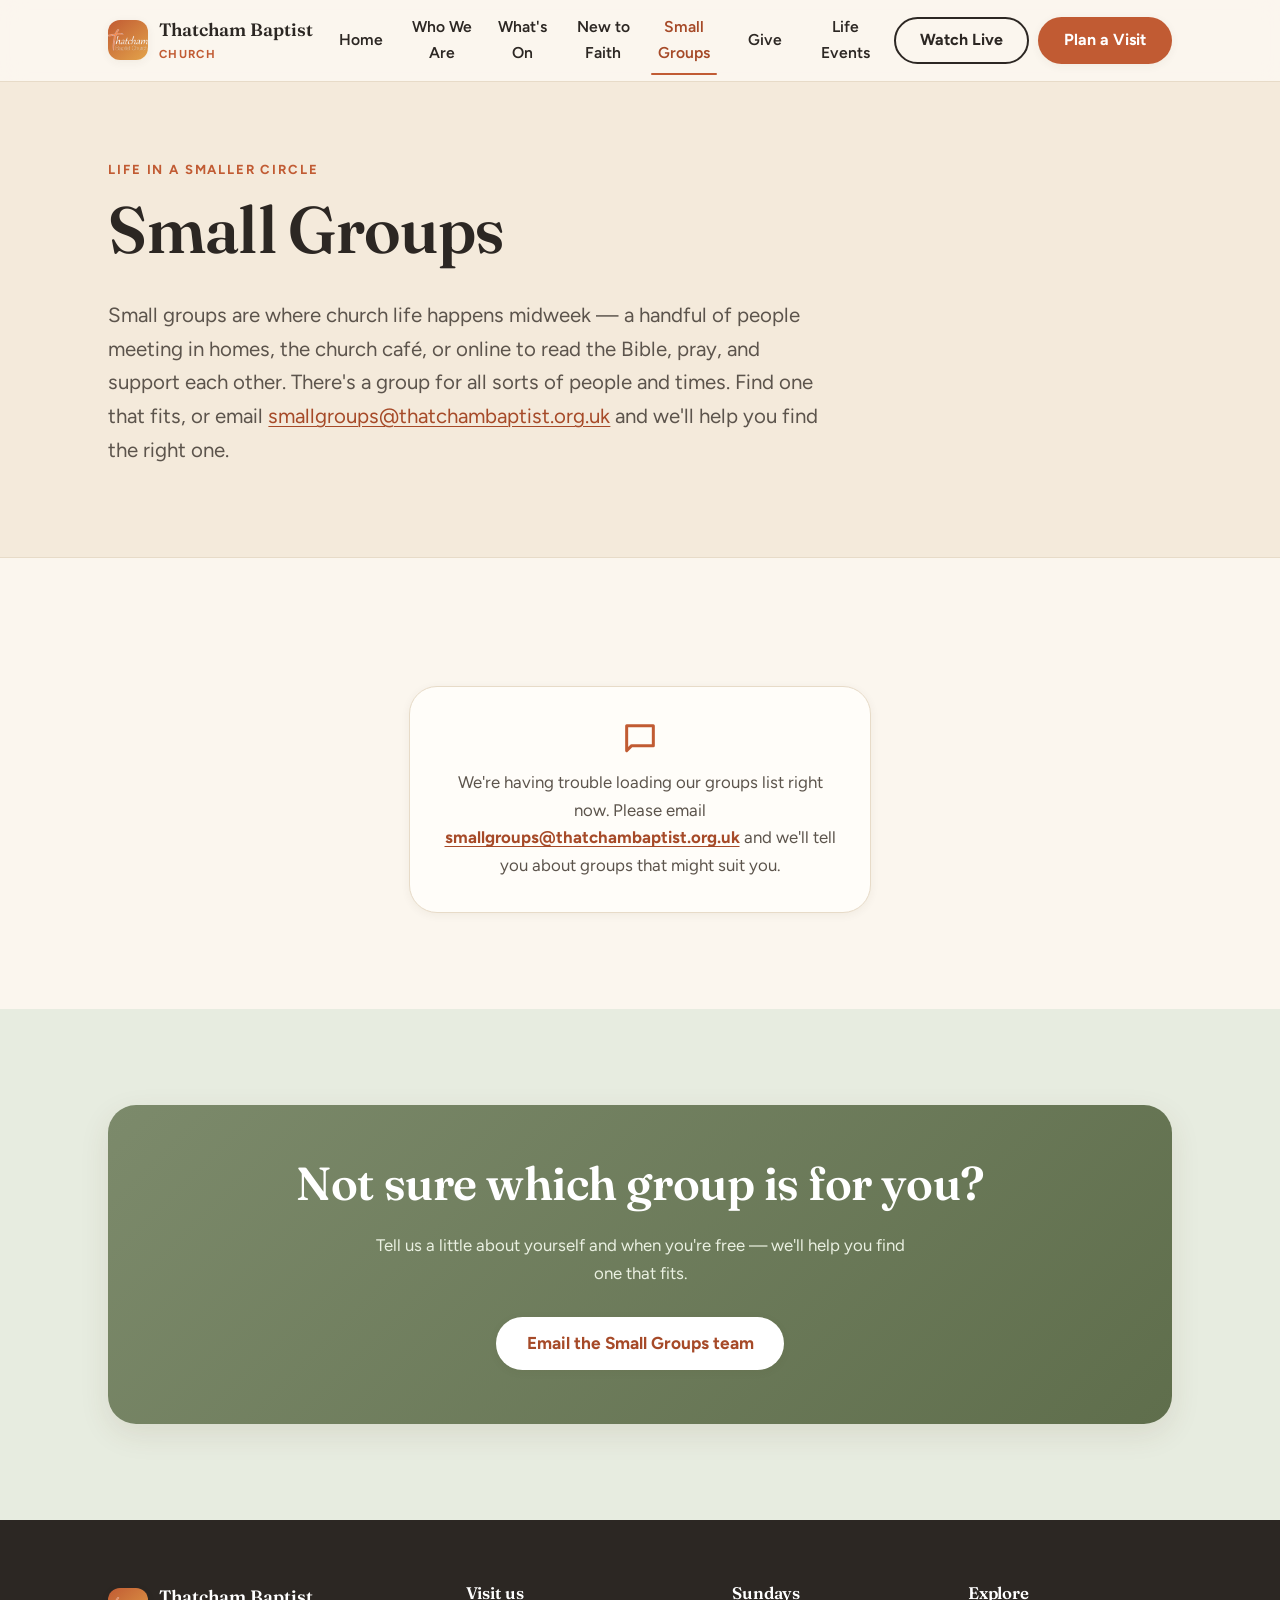
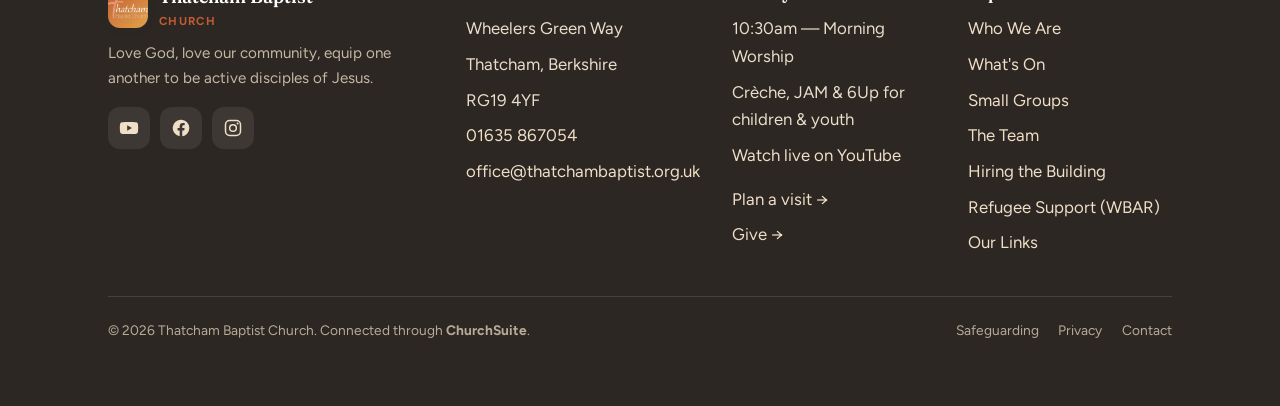
<file: small-groups.html>
<!DOCTYPE html>
<html lang="en-GB">
<head>
  <meta charset="UTF-8" />
  <meta name="viewport" content="width=device-width, initial-scale=1" />
  <title>Small Groups — Thatcham Baptist Church</title>
  <meta name="description" content="Small groups at Thatcham Baptist Church — a handful of people meeting midweek in homes, the church café or online to read the Bible, pray and support each other. Find a group that fits you." />
  <meta name="theme-color" content="#FBF6EE" />
  <link rel="preconnect" href="https://fonts.googleapis.com" />
  <link rel="preconnect" href="https://fonts.gstatic.com" crossorigin />
  <link href="https://fonts.googleapis.com/css2?family=Fraunces:opsz,wght@9..144,400;9..144,500;9..144,600&family=Figtree:wght@400;500;600;700;800&display=swap" rel="stylesheet" />
  <script src="js/site-version.js"></script>
  <script>document.write('<link rel="stylesheet" href="css/styles.css?v=' + ASSET_VERSION + '" />');</script>
  <link rel="icon" href="assets/logo/cropped-circle-cropped.png" />
</head>
<body>
  <a class="skip-link" href="#main">Skip to content</a>

  <header class="site-header">
    <div class="wrap site-header__inner">
      <a class="brand" href="index.html" aria-label="Thatcham Baptist Church home">
        <span class="brand__mark" aria-hidden="true"><img src="assets/logo/Logo-Orange-White.png" alt="" loading="eager" /></span>
        <span><span class="brand__name">Thatcham Baptist</span><span class="brand__sub">Church</span></span>
      </a>
      <nav class="nav" aria-label="Primary">
        <a href="index.html">Home</a>
        <div class="nav-group">
          <a href="who-we-are.html">Who We Are</a>
          <div class="nav-submenu"><a href="team.html">The Team</a></div>
        </div>
        <a href="whats-on.html">What's On</a>
        <a href="new-to-faith.html">New to Faith</a>
        <a href="small-groups.html" aria-current="page">Small Groups</a>
        <a href="give.html">Give</a>
        <a href="life-events.html">Life Events</a>
      </nav>
      <div class="header-cta">
        <a class="btn btn--ghost" href="https://www.youtube.com/@ThatchamBaptistChurch/streams" target="_blank" rel="noopener">Watch Live</a>
        <a class="btn" href="visit.html">Plan a Visit</a>
      </div>
      <button class="nav-toggle" aria-label="Open menu" aria-expanded="false" aria-controls="mobile-nav">
        <svg class="icon-open" viewBox="0 0 24 24" fill="none"><path d="M4 7h16M4 12h16M4 17h16" stroke="currentColor" stroke-width="2" stroke-linecap="round"/></svg>
        <svg class="icon-close" viewBox="0 0 24 24" fill="none"><path d="M6 6l12 12M18 6L6 18" stroke="currentColor" stroke-width="2" stroke-linecap="round"/></svg>
      </button>
    </div>
    <div class="mobile-nav" id="mobile-nav">
      <a href="index.html">Home</a>
      <a href="who-we-are.html">Who We Are</a>
      <a class="mobile-nav__sublink" href="team.html">The Team</a>
      <a href="whats-on.html">What's On</a>
      <a href="new-to-faith.html">New to Faith</a>
      <a href="small-groups.html" aria-current="page">Small Groups</a>
      <a href="give.html">Give</a>
      <a href="life-events.html">Life Events</a>
      <div class="mobile-cta">
        <a class="btn" href="visit.html">Plan a Visit</a>
        <a class="btn btn--ghost" href="https://www.youtube.com/@ThatchamBaptistChurch/streams" target="_blank" rel="noopener">Watch Live</a>
      </div>
    </div>
  </header>

  <main id="main">
    <section class="pagehero">
      <div class="wrap">
        <span class="eyebrow reveal">Life in a smaller circle</span>
        <h1 class="reveal d1">Small Groups</h1>
        <p class="lede reveal d2">Small groups are where church life happens midweek — a handful of people meeting in homes, the church café, or online to read the Bible, pray, and support each other. There's a group for all sorts of people and times. Find one that fits, or email <a href="mailto:smallgroups@thatchambaptist.org.uk">smallgroups@thatchambaptist.org.uk</a> and we'll help you find the right one.</p>
      </div>
    </section>

    <section class="section">
      <div class="wrap">
        <!-- Day filter — built from the feed once groups load -->
        <div class="filters" id="sg-filters" hidden></div>

        <!-- Live region for loading / error / empty states -->
        <div id="sg-status" class="sg-status" aria-live="polite">
          <div class="sg-loading">
            <span class="sg-spinner" aria-hidden="true"></span>
            <p>Loading our groups…</p>
          </div>
          <noscript>
            <div class="sg-fallback">
              <p>Our live groups list needs JavaScript to load. Please email
                <a href="mailto:smallgroups@thatchambaptist.org.uk">smallgroups@thatchambaptist.org.uk</a>
                and we'll tell you about groups that might suit you.</p>
            </div>
          </noscript>
        </div>

        <!-- Cards render here -->
        <div id="sg-app">
          <div class="sg-grid" id="sg-grid"></div>
        </div>
      </div>
    </section>

    <section class="section bg-sage">
      <div class="wrap">
        <div class="callout callout--sage reveal center">
          <h2>Not sure which group is for you?</h2>
          <p>Tell us a little about yourself and when you're free — we'll help you find one that fits.</p>
          <div class="pill-row" style="justify-content:center;margin-top:1.2rem">
            <a class="btn btn--light btn--lg" href="mailto:smallgroups@thatchambaptist.org.uk">Email the Small Groups team</a>
          </div>
        </div>
      </div>
    </section>
  </main>

  <footer class="site-footer">
    <div class="wrap">
      <div class="footer-grid">
        <div class="footer-brand">
          <a class="brand" href="index.html" aria-label="Thatcham Baptist Church home" style="margin-bottom:.6rem">
            <span class="brand__mark" aria-hidden="true"><img src="assets/logo/Logo-Orange-White.png" alt="" loading="lazy" /></span>
            <span><span class="brand__name">Thatcham Baptist</span><span class="brand__sub">Church</span></span>
          </a>
          <p>Love God, love our community, equip one another to be active disciples of Jesus.</p>
          <div class="socials">
            <a href="https://www.youtube.com/@ThatchamBaptistChurch" target="_blank" rel="noopener" aria-label="YouTube"><svg viewBox="0 0 24 24" fill="currentColor"><path d="M23 12s0-3.4-.4-5a2.6 2.6 0 00-1.8-1.8C19 4.7 12 4.7 12 4.7s-7 0-8.8.5A2.6 2.6 0 001.4 7C1 8.6 1 12 1 12s0 3.4.4 5a2.6 2.6 0 001.8 1.8c1.8.5 8.8.5 8.8.5s7 0 8.8-.5A2.6 2.6 0 0022.6 17c.4-1.6.4-5 .4-5zM9.8 15.3V8.7l5.7 3.3-5.7 3.3z"/></svg></a>
            <a href="https://www.facebook.com/thatchambaptist" target="_blank" rel="noopener" aria-label="Facebook"><svg viewBox="0 0 24 24" fill="currentColor"><path d="M22 12a10 10 0 10-11.6 9.9v-7H7.9V12h2.5V9.8c0-2.5 1.5-3.9 3.8-3.9 1.1 0 2.2.2 2.2.2v2.5h-1.3c-1.2 0-1.6.8-1.6 1.6V12h2.8l-.4 2.9h-2.4v7A10 10 0 0022 12z"/></svg></a>
            <a href="https://www.instagram.com/thatchambaptist" target="_blank" rel="noopener" aria-label="Instagram"><svg viewBox="0 0 24 24" fill="none"><rect x="3" y="3" width="18" height="18" rx="5" stroke="currentColor" stroke-width="1.8"/><circle cx="12" cy="12" r="4" stroke="currentColor" stroke-width="1.8"/><circle cx="17.5" cy="6.5" r="1.2" fill="currentColor"/></svg></a>
          </div>
        </div>
        <div>
          <h4>Visit us</h4>
          <ul>
            <li>Wheelers Green Way</li>
            <li>Thatcham, Berkshire</li>
            <li>RG19 4YF</li>
            <li><a href="tel:+441635867054">01635 867054</a></li>
            <li><a href="mailto:office@thatchambaptist.org.uk">office@thatchambaptist.org.uk</a></li>
          </ul>
        </div>
        <div>
          <h4>Sundays</h4>
          <ul>
            <li>10:30am — Morning Worship</li>
            <li>Crèche, JAM &amp; 6Up for children &amp; youth</li>
            <li><a href="https://www.youtube.com/@ThatchamBaptistChurch/streams" target="_blank" rel="noopener">Watch live on YouTube</a></li>
            <li style="margin-top:.5rem"><a href="visit.html">Plan a visit &rarr;</a></li>
            <li><a href="give.html">Give &rarr;</a></li>
          </ul>
        </div>
        <div>
          <h4>Explore</h4>
          <ul>
            <li><a href="who-we-are.html">Who We Are</a></li>
            <li><a href="whats-on.html">What's On</a></li>
            <li><a href="small-groups.html">Small Groups</a></li>
            <li><a href="team.html">The Team</a></li>
            <li><a href="hiring.html">Hiring the Building</a></li>
            <li><a href="wbar.html">Refugee Support (WBAR)</a></li>
            <li><a href="links.html">Our Links</a></li>
          </ul>
        </div>
      </div>
      <div class="footer-bottom">
        <span>&copy; <span data-year>2026</span> Thatcham Baptist Church. Connected through <strong>ChurchSuite</strong>.</span>
        <span class="links">
          <a href="safeguarding.html">Safeguarding</a>
          <a href="privacy.html">Privacy</a>
          <a href="visit.html">Contact</a>
        </span>
      </div>
    </div>
  </footer>

  <nav class="action-bar" aria-label="Quick actions">
    <a href="visit.html" class="is-primary"><svg viewBox="0 0 24 24" fill="none"><path d="M12 21s-7-5.7-7-11a7 7 0 1114 0c0 5.3-7 11-7 11z" stroke="currentColor" stroke-width="1.8"/><circle cx="12" cy="10" r="2.4" stroke="currentColor" stroke-width="1.8"/></svg>Plan a Visit</a>
    <a href="https://www.youtube.com/@ThatchamBaptistChurch/streams" target="_blank" rel="noopener"><svg viewBox="0 0 24 24" fill="none"><path d="M8 5v14l11-7z" fill="currentColor"/></svg>Watch Live</a>
    <a href="give.html"><svg viewBox="0 0 24 24" fill="none"><path d="M12 21s-8-4.9-8-11a4.5 4.5 0 018-2.8A4.5 4.5 0 0120 10c0 6.1-8 11-8 11z" stroke="currentColor" stroke-width="1.8" stroke-linejoin="round"/></svg>Give</a>
  </nav>

  <script>document.write('<script src="js/main.js?v=' + ASSET_VERSION + '"><\/script>');</script>
  <script>document.write('<script src="js/feed-common.js?v=' + ASSET_VERSION + '"><\/script>');</script>
  <script>document.write('<script src="js/small-groups.js?v=' + ASSET_VERSION + '"><\/script>');</script>
</body>
</html>
</file>
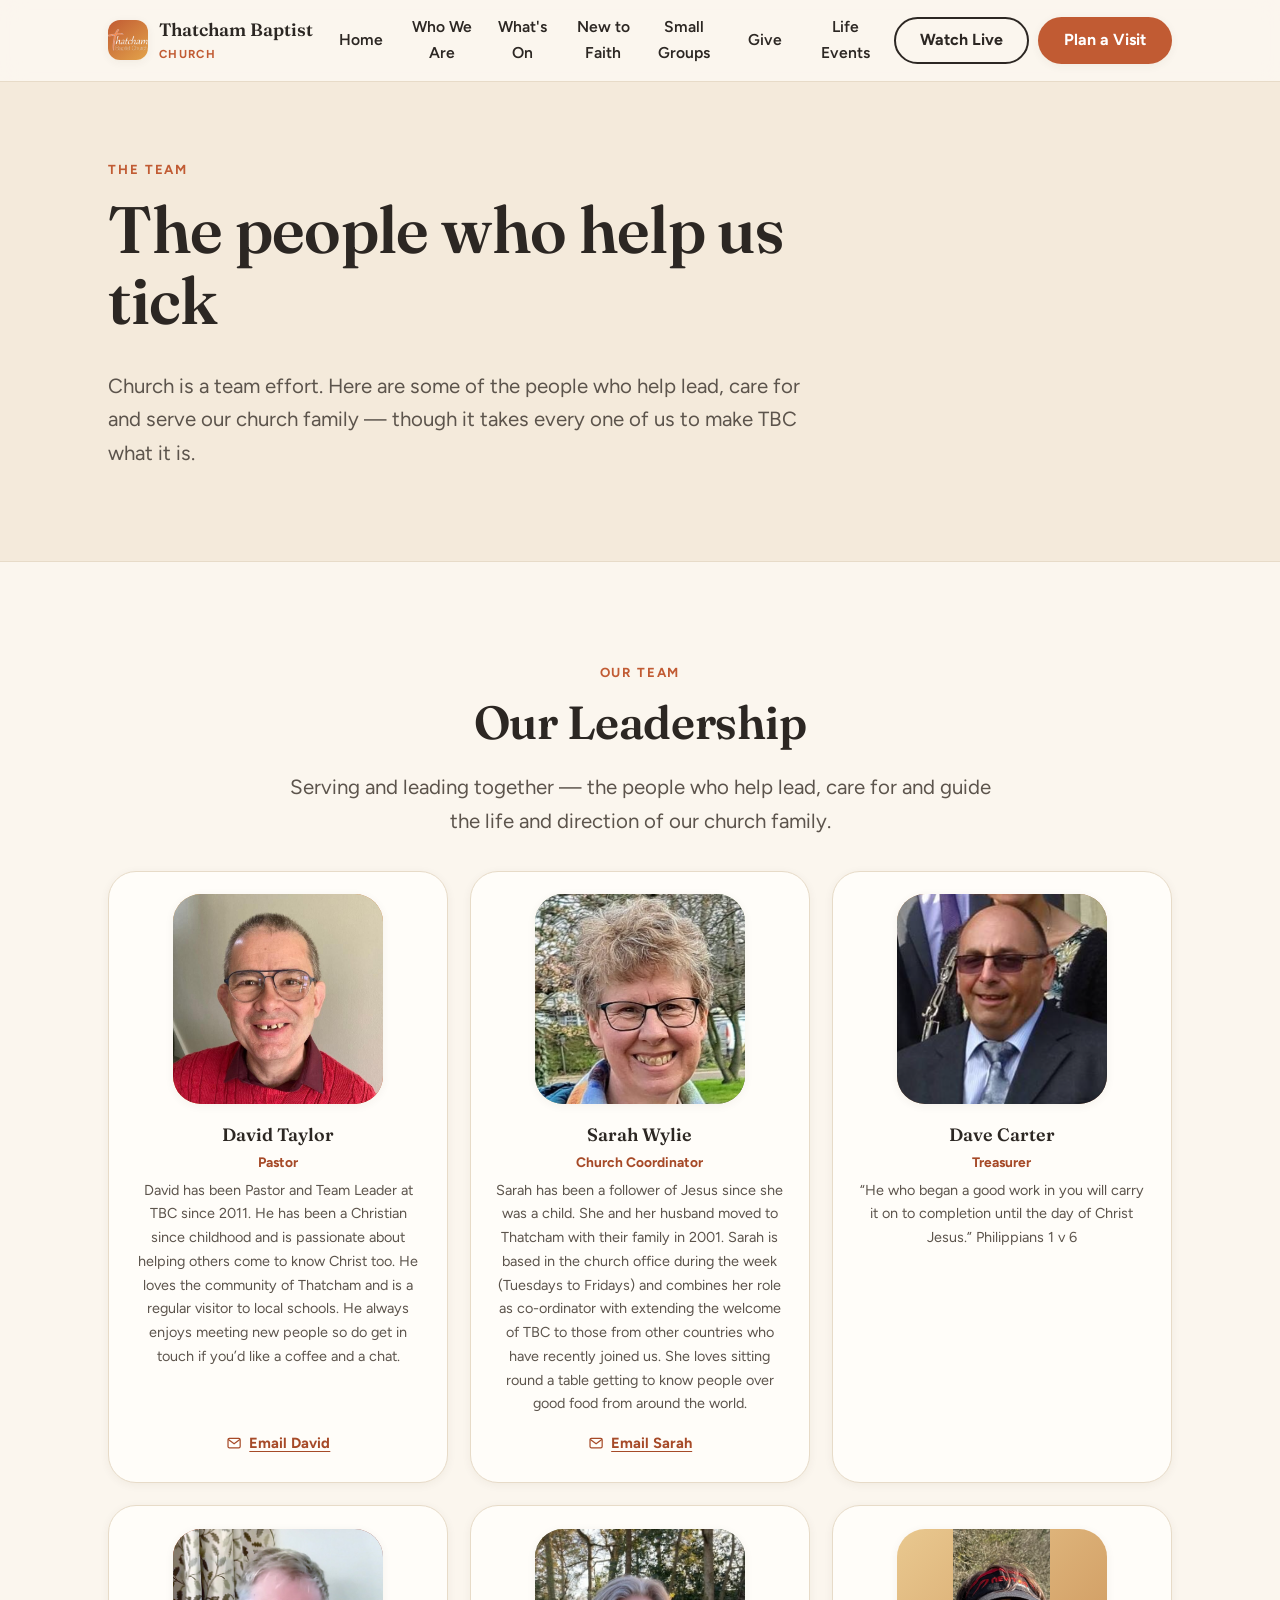
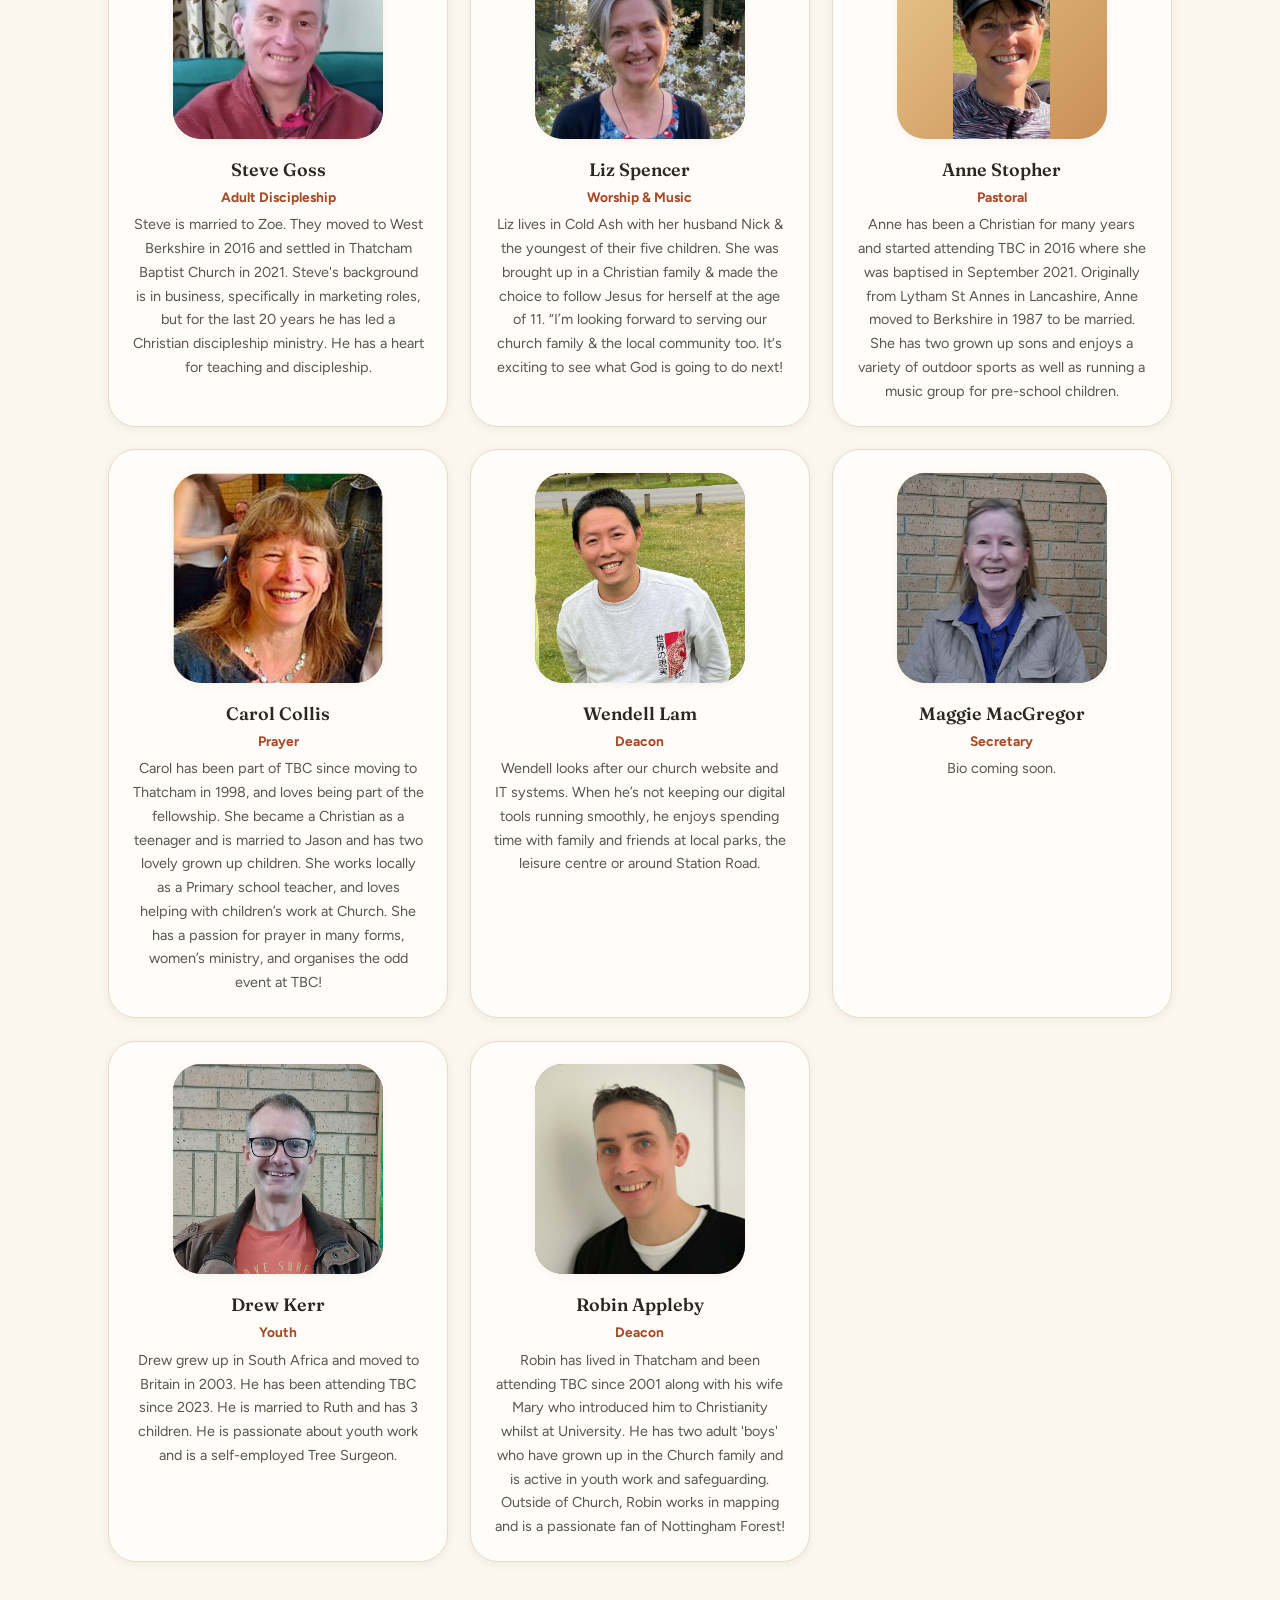
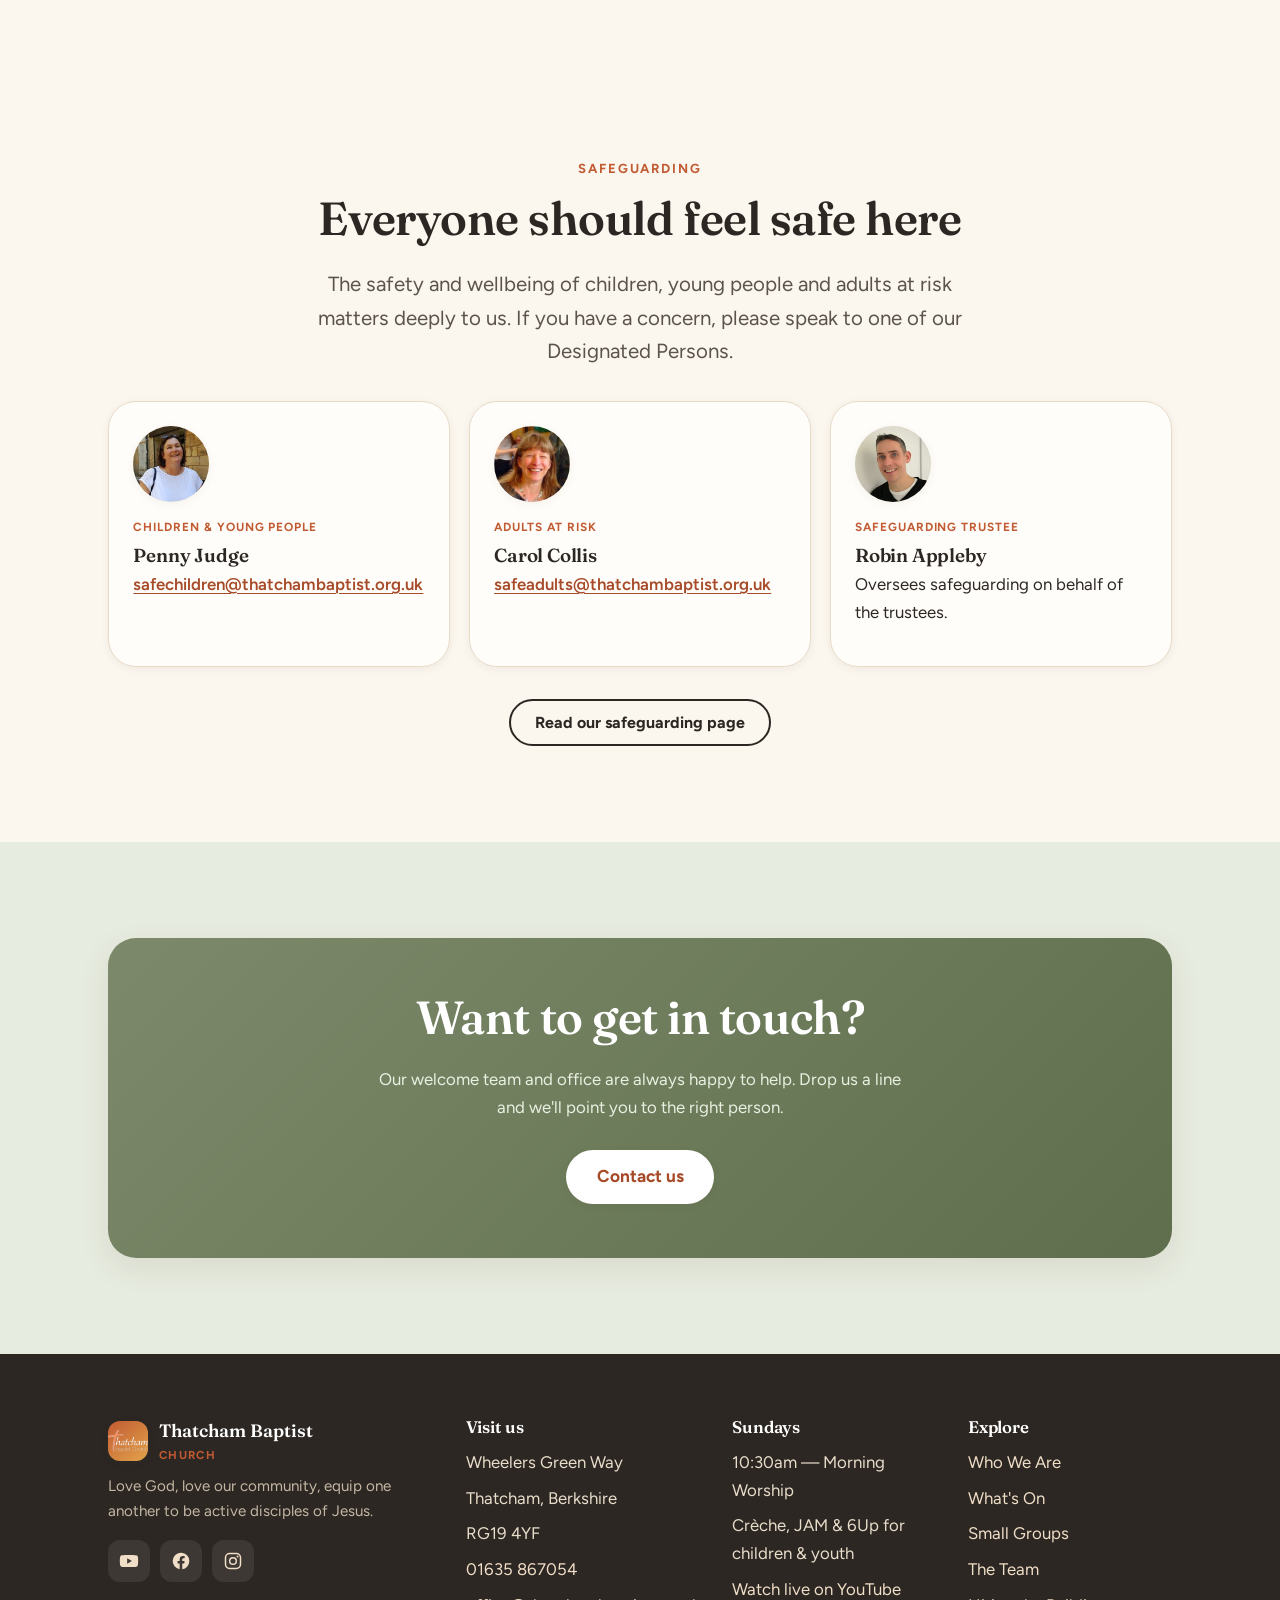
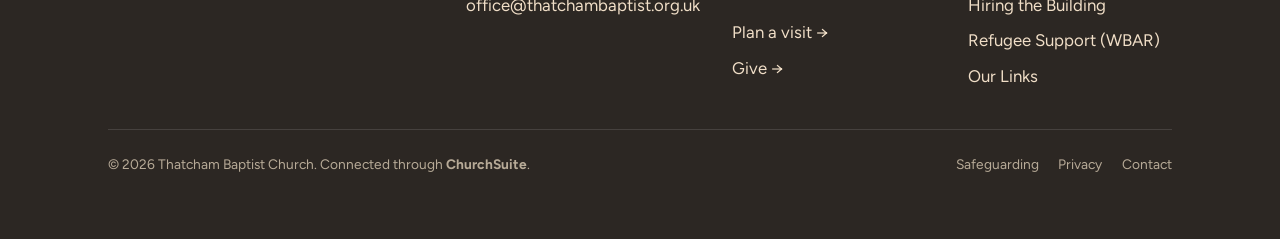
<file: team.html>
<!DOCTYPE html>
<html lang="en-GB">
<head>
  <meta charset="UTF-8" />
  <meta name="viewport" content="width=device-width, initial-scale=1" />
  <title>The Team — Thatcham Baptist Church</title>
  <meta name="description" content="Meet the team at Thatcham Baptist Church — our pastor David Taylor, church coordinator Sarah Wylie, our deacons, and our safeguarding designated persons." />
  <meta name="theme-color" content="#FBF6EE" />
  <link rel="preconnect" href="https://fonts.googleapis.com" />
  <link rel="preconnect" href="https://fonts.gstatic.com" crossorigin />
  <link href="https://fonts.googleapis.com/css2?family=Fraunces:opsz,wght@9..144,400;9..144,500;9..144,600&family=Figtree:wght@400;500;600;700;800&display=swap" rel="stylesheet" />
  <script src="js/site-version.js"></script>
  <script>document.write('<link rel="stylesheet" href="css/styles.css?v=' + ASSET_VERSION + '" />');</script>
  <link rel="icon" href="assets/logo/cropped-circle-cropped.png" />
</head>
<body>
  <a class="skip-link" href="#main">Skip to content</a>

  <header class="site-header">
    <div class="wrap site-header__inner">
      <a class="brand" href="index.html" aria-label="Thatcham Baptist Church home">
        <span class="brand__mark" aria-hidden="true"><img src="assets/logo/Logo-Orange-White.png" alt="" loading="eager" /></span>
        <span><span class="brand__name">Thatcham Baptist</span><span class="brand__sub">Church</span></span>
      </a>
      <nav class="nav" aria-label="Primary">
        <a href="index.html">Home</a>
        <div class="nav-group">
          <a href="who-we-are.html">Who We Are</a>
          <div class="nav-submenu"><a href="team.html" aria-current="page">The Team</a></div>
        </div>
        <a href="whats-on.html">What's On</a>
        <a href="new-to-faith.html">New to Faith</a>
        <a href="small-groups.html">Small Groups</a>
        <a href="give.html">Give</a>
        <a href="life-events.html">Life Events</a>
      </nav>
      <div class="header-cta">
        <a class="btn btn--ghost" href="https://www.youtube.com/@ThatchamBaptistChurch/streams" target="_blank" rel="noopener">Watch Live</a>
        <a class="btn" href="visit.html">Plan a Visit</a>
      </div>
      <button class="nav-toggle" aria-label="Open menu" aria-expanded="false" aria-controls="mobile-nav">
        <svg class="icon-open" viewBox="0 0 24 24" fill="none"><path d="M4 7h16M4 12h16M4 17h16" stroke="currentColor" stroke-width="2" stroke-linecap="round"/></svg>
        <svg class="icon-close" viewBox="0 0 24 24" fill="none"><path d="M6 6l12 12M18 6L6 18" stroke="currentColor" stroke-width="2" stroke-linecap="round"/></svg>
      </button>
    </div>
    <div class="mobile-nav" id="mobile-nav">
      <a href="index.html">Home</a>
      <a href="who-we-are.html">Who We Are</a>
      <a class="mobile-nav__sublink" href="team.html" aria-current="page">The Team</a>
      <a href="whats-on.html">What's On</a>
      <a href="new-to-faith.html">New to Faith</a>
      <a href="small-groups.html">Small Groups</a>
      <a href="give.html">Give</a>
      <a href="life-events.html">Life Events</a>
      <div class="mobile-cta">
        <a class="btn" href="visit.html">Plan a Visit</a>
        <a class="btn btn--ghost" href="https://www.youtube.com/@ThatchamBaptistChurch/streams" target="_blank" rel="noopener">Watch Live</a>
      </div>
    </div>
  </header>

  <main id="main">
    <section class="pagehero">
      <div class="wrap">
        <span class="eyebrow reveal">The team</span>
        <h1 class="reveal d1">The people who help us tick</h1>
        <p class="lede reveal d2">Church is a team effort. Here are some of the people who help lead, care for and serve our church family — though it takes every one of us to make TBC what it is.</p>
      </div>
    </section>

    <!-- OUR LEADERSHIP -->
    <section class="section">
      <div class="wrap">
        <div class="center reveal">
          <span class="eyebrow">Our team</span>
          <h2>Our Leadership</h2>
          <p class="lede narrow">Serving and leading together — the people who help lead, care for and guide the life and direction of our church family.</p>
        </div>
        <div class="team-grid mt-3">
          <div class="person reveal" id="david-taylor">
            <div class="person__photo g1"><span class="initials" aria-hidden="true">DT</span><img src="assets/team/david.jpg" alt="David Taylor" loading="lazy" /></div>
            <p class="person__name">David Taylor</p>
            <p class="person__role">Pastor</p>
            <p class="person__bio">David has been Pastor and Team Leader at TBC since 2011. He has been a Christian since childhood and is passionate about helping others come to know Christ too. He loves the community of Thatcham and is a regular visitor to local schools.  He always enjoys meeting new people so do get in touch if you’d like a coffee and a chat.</p>
            <p class="person__contact"><a href="mailto:david@thatchambaptist.org.uk"><svg viewBox="0 0 24 24" fill="none" aria-hidden="true"><rect x="3" y="5" width="18" height="14" rx="2" stroke="currentColor" stroke-width="1.8"/><path d="M4 7l8 6 8-6" stroke="currentColor" stroke-width="1.8" stroke-linecap="round" stroke-linejoin="round"/></svg>Email David</a></p>
          </div>
          <div class="person reveal d1" id="sarah-wylie">
            <div class="person__photo g2"><span class="initials" aria-hidden="true">SW</span><img src="assets/team/sarah.jpg" alt="Sarah Wylie" loading="lazy" /></div>
            <p class="person__name">Sarah Wylie</p>
            <p class="person__role">Church Coordinator</p>
            <p class="person__bio">Sarah has been a follower of Jesus since she was a child. She and her husband moved to Thatcham with their family in 2001. Sarah is based in the church office during the week (Tuesdays to Fridays) and combines her role as co-ordinator with extending the welcome of TBC to those from other countries who have recently joined us. She loves sitting round a table getting to know people over good food from around the world.</p>
            <p class="person__contact"><a href="mailto:sarah@thatchambaptist.org.uk"><svg viewBox="0 0 24 24" fill="none" aria-hidden="true"><rect x="3" y="5" width="18" height="14" rx="2" stroke="currentColor" stroke-width="1.8"/><path d="M4 7l8 6 8-6" stroke="currentColor" stroke-width="1.8" stroke-linecap="round" stroke-linejoin="round"/></svg>Email Sarah</a></p>
          </div>
          <div class="person reveal d2">
            <div class="person__photo g3"><span class="initials" aria-hidden="true">DC</span><img src="assets/team/dave-carter.png" alt="Dave Carter" loading="lazy" /></div>
            <p class="person__name">Dave Carter</p>
            <p class="person__role">Treasurer</p>
            <p class="person__bio">“He who began a good work in you will carry it on to completion until the day of Christ Jesus.” Philippians 1 v 6</p>
          </div>
          <div class="person reveal d1">
            <div class="person__photo g4"><span class="initials" aria-hidden="true">SG</span><img src="assets/team/steve.jpg" alt="Steve Goss" loading="lazy" /></div>
            <p class="person__name">Steve Goss</p>
            <p class="person__role">Adult Discipleship</p>
            <p class="person__bio">Steve is married to Zoe. They moved to West Berkshire in 2016 and settled in Thatcham Baptist Church in 2021. Steve's background is in business, specifically in marketing roles, but for the last 20 years he has led a Christian discipleship ministry. He has a heart for teaching and discipleship.</p>
          </div>
          <div class="person reveal d2">
            <div class="person__photo g5"><span class="initials" aria-hidden="true">LS</span><img src="assets/team/liz.jpeg" alt="Liz Spencer" loading="lazy" /></div>
            <p class="person__name">Liz Spencer</p>
            <p class="person__role">Worship &amp; Music</p>
            <p class="person__bio">Liz lives in Cold Ash with her husband Nick & the youngest of their five children. She was brought up in a Christian family & made the choice to follow Jesus for herself at the age of 11. “I’m looking forward to serving our church family & the local community too. It‘s exciting to see what God is going to do next!</p>
          </div>
          <div class="person reveal d3">
            <div class="person__photo person__photo--anne g6"><span class="initials" aria-hidden="true">AS</span><img src="assets/team/anne.png" alt="Anne Stopher" loading="lazy" /></div>
            <p class="person__name">Anne Stopher</p>
            <p class="person__role">Pastoral</p>
            <p class="person__bio">Anne has been a Christian for many years and started attending TBC in 2016 where she was baptised in September 2021. Originally from Lytham St Annes in Lancashire, Anne moved to Berkshire in 1987 to be married. She has two grown up sons and enjoys a variety of outdoor sports as well as running a music group for pre-school children.</p>
          </div>
          <div class="person reveal">
            <div class="person__photo g1"><span class="initials" aria-hidden="true">CC</span><img src="assets/team/carol.jpg" alt="Carol Collis" loading="lazy" /></div>
            <p class="person__name">Carol Collis</p>
            <p class="person__role">Prayer</p>
            <p class="person__bio">Carol has been part of TBC since moving to Thatcham in 1998, and loves being part of the fellowship. She became a Christian as a teenager and is married to Jason and has two lovely grown up children. She works locally as a Primary school teacher, and loves helping with children’s work at Church. She has a passion for prayer in many forms, women’s ministry, and organises the odd event at TBC!</p>
          </div>
          <div class="person reveal d1">
            <div class="person__photo g2"><span class="initials" aria-hidden="true">WL</span><img src="assets/team/wendell.jpg" alt="Wendell Lam" loading="lazy" /></div>
            <p class="person__name">Wendell Lam</p>
            <p class="person__role">Deacon</p>
            <p class="person__bio">Wendell looks after our church website and IT systems. When he’s not keeping our digital tools running smoothly, he enjoys spending time with family and friends at local parks, the leisure centre or around Station Road.</p>
          </div>
          <div class="person reveal d2">
            <div class="person__photo g3"><span class="initials" aria-hidden="true">MM</span><img src="assets/team/maggie.jpg" alt="Maggie MacGregor" loading="lazy" /></div>
            <p class="person__name">Maggie MacGregor</p>
            <p class="person__role">Secretary</p>
            <p class="person__bio">Bio coming soon.</p>
          </div>
          <div class="person reveal d3">
            <div class="person__photo g4"><span class="initials" aria-hidden="true">DK</span><img src="assets/team/drew.jpg" alt="Drew Kerr" loading="lazy" /></div>
            <p class="person__name">Drew Kerr</p>
            <p class="person__role">Youth</p>
            <p class="person__bio">Drew grew up in South Africa and moved to Britain in 2003. He has been attending TBC since 2023. He is married to Ruth and has 3 children. He is passionate about youth work and is a self-employed Tree Surgeon.</p>
          </div>
          <div class="person reveal">
            <div class="person__photo g5"><span class="initials" aria-hidden="true">RA</span><img src="assets/team/robin.jpg" alt="Robin Appleby" loading="lazy" /></div>
            <p class="person__name">Robin Appleby</p>
            <p class="person__role">Deacon</p>
            <p class="person__bio">Robin has lived in Thatcham and been attending TBC since 2001 along with his wife Mary who introduced him to Christianity whilst at University.  He has two adult 'boys' who have grown up in the Church family and is active in youth work and safeguarding.  Outside of Church, Robin works in mapping and is a passionate fan of Nottingham Forest!</p>
          </div>
        </div>
      </div>
    </section>

    <!-- SAFEGUARDING -->
    <section class="section" id="safeguarding" aria-labelledby="safe-h">
      <div class="wrap">
        <div class="center reveal">
          <span class="eyebrow">Safeguarding</span>
          <h2 id="safe-h">Everyone should feel safe here</h2>
          <p class="lede narrow">The safety and wellbeing of children, young people and adults at risk matters deeply to us. If you have a concern, please speak to one of our Designated Persons.</p>
        </div>
        <div class="safeguard mt-3">
          <div class="safeguard-card reveal">
            <div class="safeguard-card__avatar"><img src="assets/team/penny.jpg" alt="Penny Judge" loading="lazy" /></div>
            <p class="role">Children &amp; Young People</p>
            <h3>Penny Judge</h3>
            <p><a href="mailto:safechildren@thatchambaptist.org.uk">safechildren@thatchambaptist.org.uk</a></p>
          </div>
          <div class="safeguard-card reveal d1">
            <div class="safeguard-card__avatar"><img src="assets/team/carol.jpg" alt="Carol Collis" loading="lazy" /></div>
            <p class="role">Adults at Risk</p>
            <h3>Carol Collis</h3>
            <p><a href="mailto:safeadults@thatchambaptist.org.uk">safeadults@thatchambaptist.org.uk</a></p>
          </div>
          <div class="safeguard-card reveal d2">
            <div class="safeguard-card__avatar"><img src="assets/team/robin.jpg" alt="Robin Appleby" loading="lazy" /></div>
            <p class="role">Safeguarding Trustee</p>
            <h3>Robin Appleby</h3>
            <p>Oversees safeguarding on behalf of the trustees.</p>
          </div>
        </div>
        <div class="center mt-3 reveal">
          <a class="btn btn--ghost" href="safeguarding.html">Read our safeguarding page</a>
        </div>
      </div>
    </section>

    <section class="section bg-sage">
      <div class="wrap">
        <div class="callout callout--sage reveal center">
          <h2>Want to get in touch?</h2>
          <p>Our welcome team and office are always happy to help. Drop us a line and we'll point you to the right person.</p>
          <div class="pill-row" style="justify-content:center;margin-top:1.2rem">
            <a class="btn btn--light btn--lg" href="visit.html">Contact us</a>
          </div>
        </div>
      </div>
    </section>
  </main>

  <footer class="site-footer">
    <div class="wrap">
      <div class="footer-grid">
        <div class="footer-brand">
          <a class="brand" href="index.html" aria-label="Thatcham Baptist Church home" style="margin-bottom:.6rem">
            <span class="brand__mark" aria-hidden="true"><img src="assets/logo/Logo-Orange-White.png" alt="" loading="lazy" /></span>
            <span><span class="brand__name">Thatcham Baptist</span><span class="brand__sub">Church</span></span>
          </a>
          <p>Love God, love our community, equip one another to be active disciples of Jesus.</p>
          <div class="socials">
            <a href="https://www.youtube.com/@ThatchamBaptistChurch" target="_blank" rel="noopener" aria-label="YouTube"><svg viewBox="0 0 24 24" fill="currentColor"><path d="M23 12s0-3.4-.4-5a2.6 2.6 0 00-1.8-1.8C19 4.7 12 4.7 12 4.7s-7 0-8.8.5A2.6 2.6 0 001.4 7C1 8.6 1 12 1 12s0 3.4.4 5a2.6 2.6 0 001.8 1.8c1.8.5 8.8.5 8.8.5s7 0 8.8-.5A2.6 2.6 0 0022.6 17c.4-1.6.4-5 .4-5zM9.8 15.3V8.7l5.7 3.3-5.7 3.3z"/></svg></a>
            <a href="https://www.facebook.com/thatchambaptist" target="_blank" rel="noopener" aria-label="Facebook"><svg viewBox="0 0 24 24" fill="currentColor"><path d="M22 12a10 10 0 10-11.6 9.9v-7H7.9V12h2.5V9.8c0-2.5 1.5-3.9 3.8-3.9 1.1 0 2.2.2 2.2.2v2.5h-1.3c-1.2 0-1.6.8-1.6 1.6V12h2.8l-.4 2.9h-2.4v7A10 10 0 0022 12z"/></svg></a>
            <a href="https://www.instagram.com/thatchambaptist" target="_blank" rel="noopener" aria-label="Instagram"><svg viewBox="0 0 24 24" fill="none"><rect x="3" y="3" width="18" height="18" rx="5" stroke="currentColor" stroke-width="1.8"/><circle cx="12" cy="12" r="4" stroke="currentColor" stroke-width="1.8"/><circle cx="17.5" cy="6.5" r="1.2" fill="currentColor"/></svg></a>
          </div>
        </div>
        <div>
          <h4>Visit us</h4>
          <ul>
            <li>Wheelers Green Way</li>
            <li>Thatcham, Berkshire</li>
            <li>RG19 4YF</li>
            <li><a href="tel:+441635867054">01635 867054</a></li>
            <li><a href="mailto:office@thatchambaptist.org.uk">office@thatchambaptist.org.uk</a></li>
          </ul>
        </div>
        <div>
          <h4>Sundays</h4>
          <ul>
            <li>10:30am — Morning Worship</li>
            <li>Crèche, JAM &amp; 6Up for children &amp; youth</li>
            <li><a href="https://www.youtube.com/@ThatchamBaptistChurch/streams" target="_blank" rel="noopener">Watch live on YouTube</a></li>
            <li style="margin-top:.5rem"><a href="visit.html">Plan a visit &rarr;</a></li>
            <li><a href="give.html">Give &rarr;</a></li>
          </ul>
        </div>
        <div>
          <h4>Explore</h4>
          <ul>
            <li><a href="who-we-are.html">Who We Are</a></li>
            <li><a href="whats-on.html">What's On</a></li>
            <li><a href="small-groups.html">Small Groups</a></li>
            <li><a href="team.html">The Team</a></li>
            <li><a href="hiring.html">Hiring the Building</a></li>
            <li><a href="wbar.html">Refugee Support (WBAR)</a></li>
            <li><a href="links.html">Our Links</a></li>
          </ul>
        </div>
      </div>
      <div class="footer-bottom">
        <span>&copy; <span data-year>2026</span> Thatcham Baptist Church. Connected through <strong>ChurchSuite</strong>.</span>
        <span class="links">
          <a href="safeguarding.html">Safeguarding</a>
          <a href="privacy.html">Privacy</a>
          <a href="visit.html">Contact</a>
        </span>
      </div>
    </div>
  </footer>

  <nav class="action-bar" aria-label="Quick actions">
    <a href="visit.html" class="is-primary"><svg viewBox="0 0 24 24" fill="none"><path d="M12 21s-7-5.7-7-11a7 7 0 1114 0c0 5.3-7 11-7 11z" stroke="currentColor" stroke-width="1.8"/><circle cx="12" cy="10" r="2.4" stroke="currentColor" stroke-width="1.8"/></svg>Plan a Visit</a>
    <a href="https://www.youtube.com/@ThatchamBaptistChurch/streams" target="_blank" rel="noopener"><svg viewBox="0 0 24 24" fill="none"><path d="M8 5v14l11-7z" fill="currentColor"/></svg>Watch Live</a>
    <a href="give.html"><svg viewBox="0 0 24 24" fill="none"><path d="M12 21s-8-4.9-8-11a4.5 4.5 0 018-2.8A4.5 4.5 0 0120 10c0 6.1-8 11-8 11z" stroke="currentColor" stroke-width="1.8" stroke-linejoin="round"/></svg>Give</a>
  </nav>

  <script>document.write('<script src="js/main.js?v=' + ASSET_VERSION + '"><\/script>');</script>
</body>
</html>
</file>
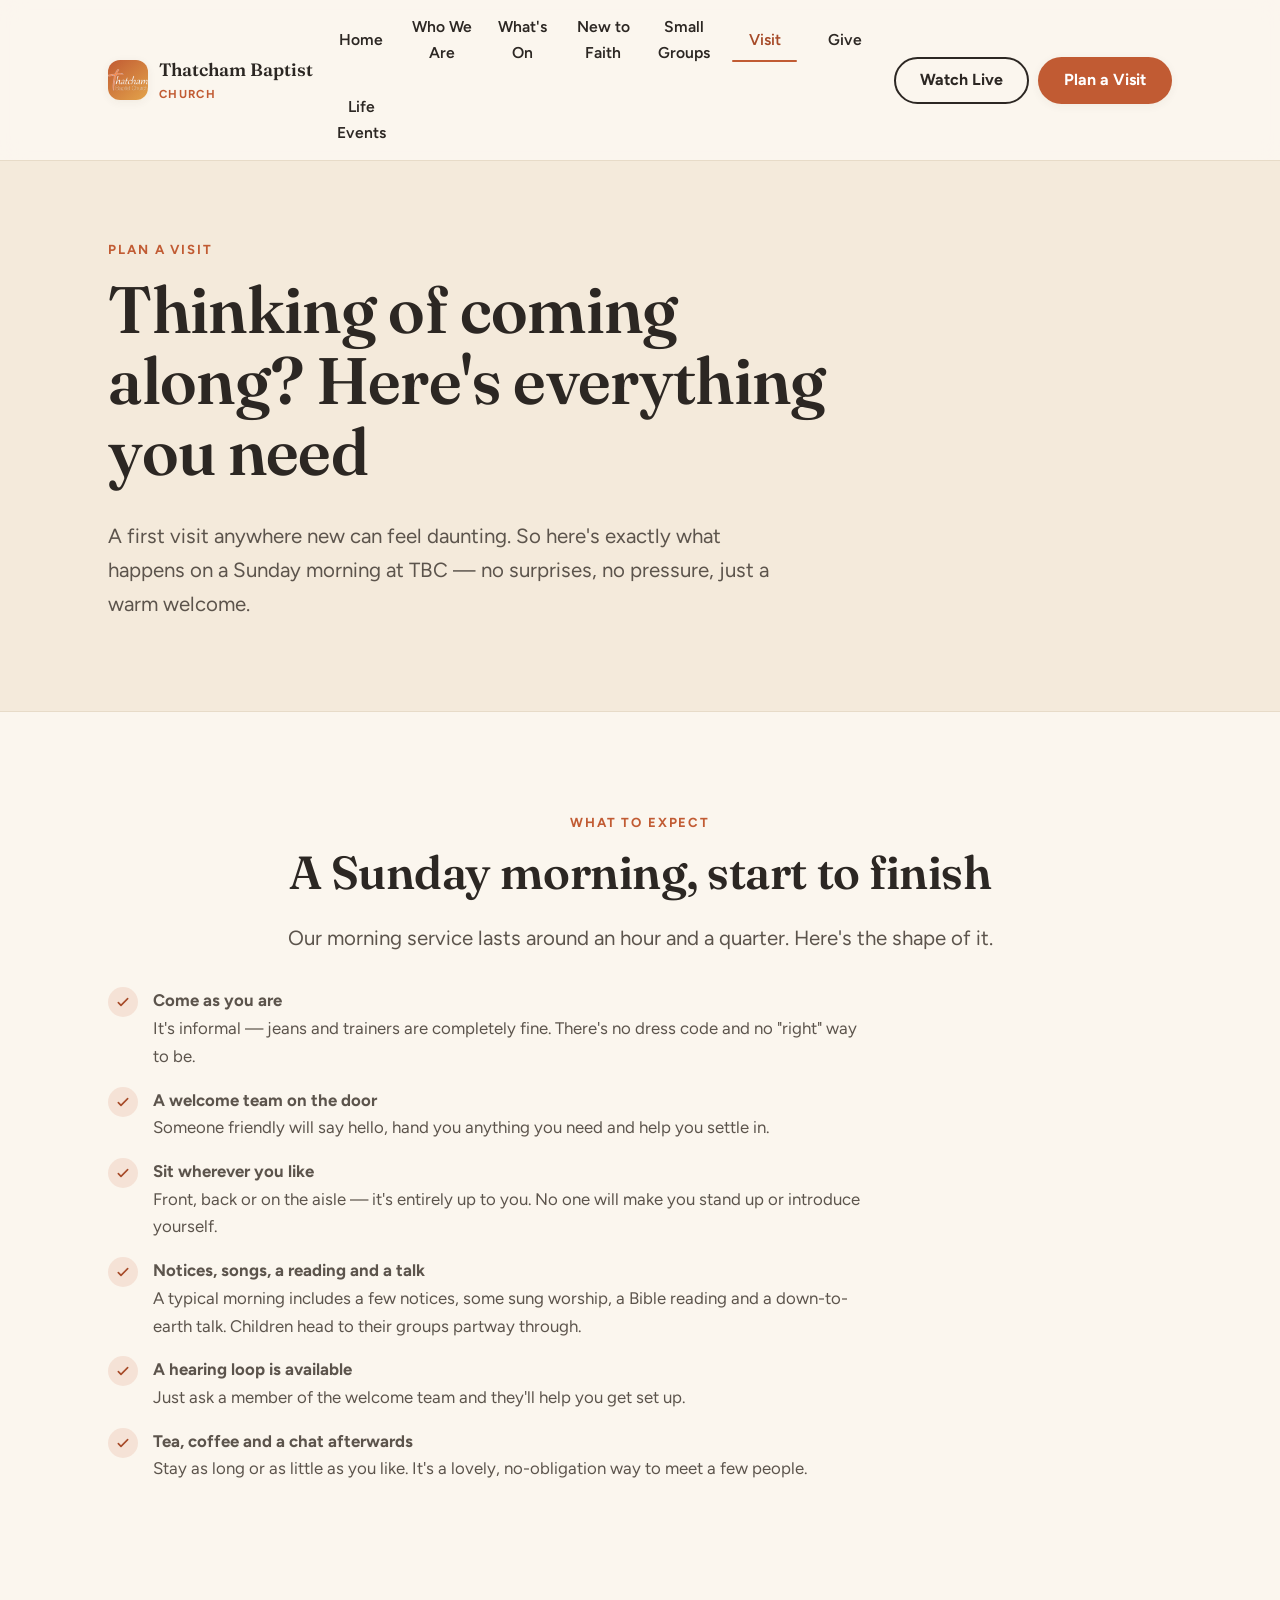
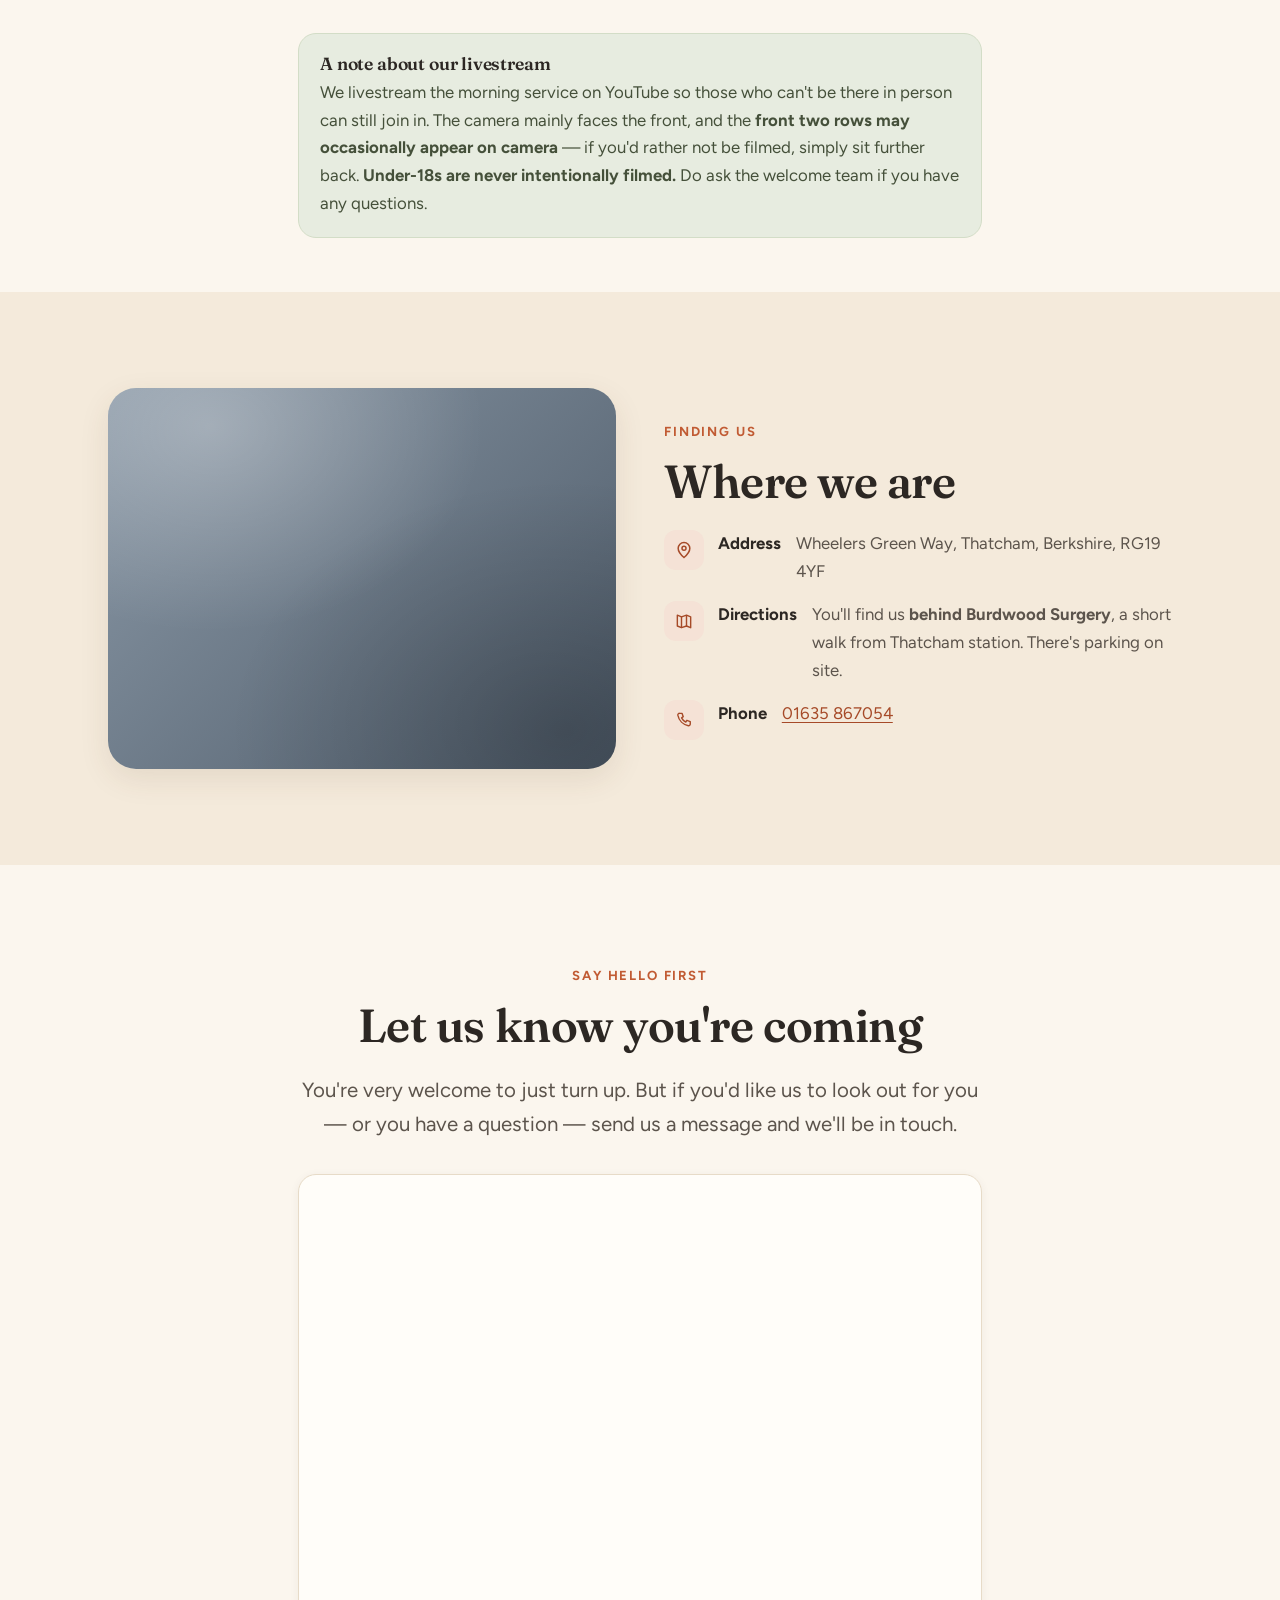
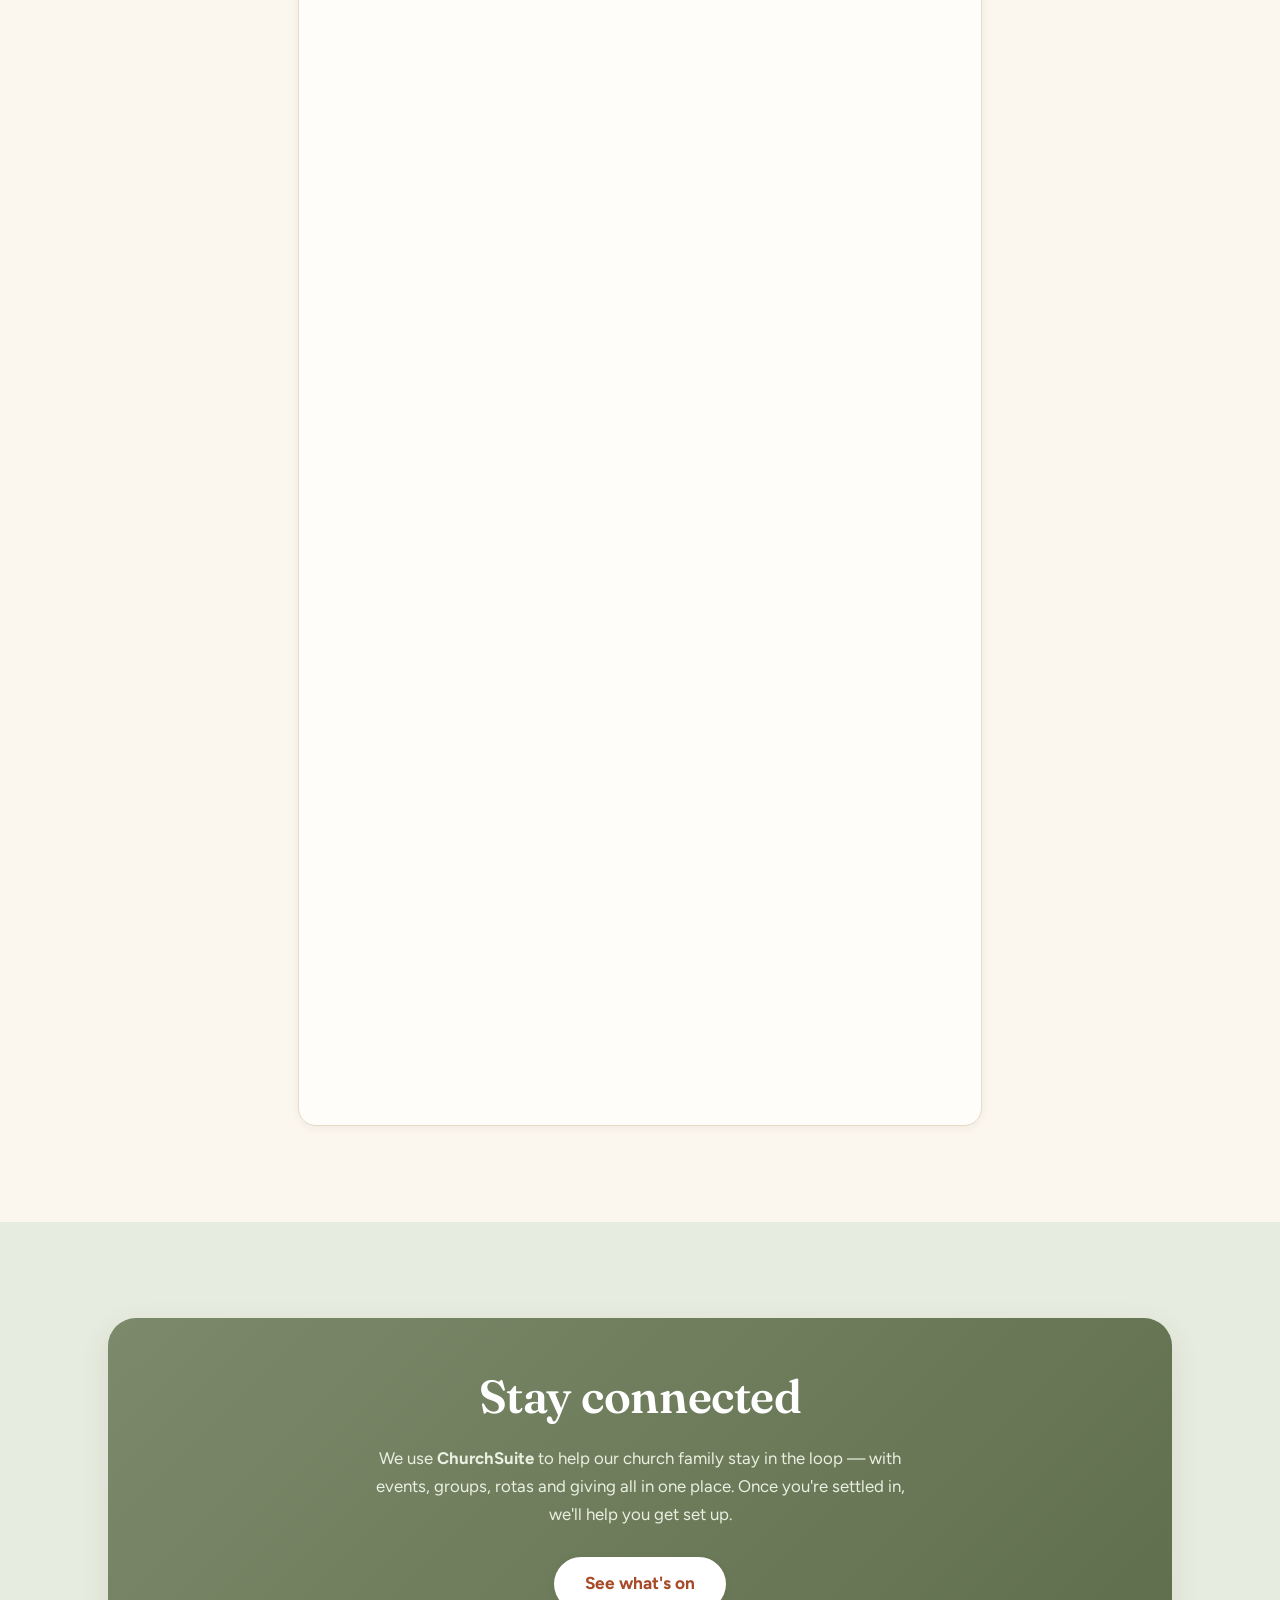
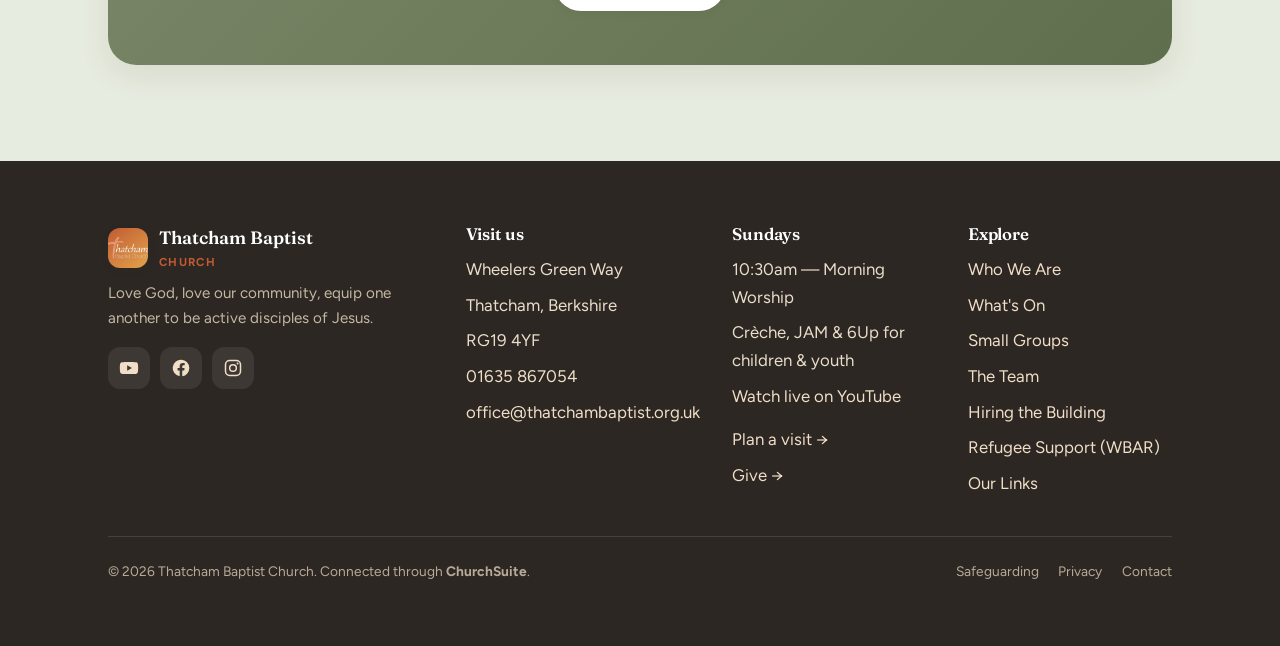
<file: visit.html>
<!DOCTYPE html>
<html lang="en-GB">
<head>
  <meta charset="UTF-8" />
  <meta name="viewport" content="width=device-width, initial-scale=1" />
  <title>Plan a Visit — Thatcham Baptist Church</title>
  <meta name="description" content="Thinking of visiting Thatcham Baptist Church? Here's exactly what to expect on a Sunday morning, how to find us behind Burdwood Surgery near the station, and how to say hello before you come." />
  <meta name="theme-color" content="#FBF6EE" />
  <link rel="preconnect" href="https://fonts.googleapis.com" />
  <link rel="preconnect" href="https://fonts.gstatic.com" crossorigin />
  <link href="https://fonts.googleapis.com/css2?family=Fraunces:opsz,wght@9..144,400;9..144,500;9..144,600&family=Figtree:wght@400;500;600;700;800&display=swap" rel="stylesheet" />
  <script src="js/site-version.js"></script>
  <script>document.write('<link rel="stylesheet" href="css/styles.css?v=' + ASSET_VERSION + '" />');</script>
  <link rel="icon" href="assets/logo/cropped-circle-cropped.png" />
</head>
<body>
  <a class="skip-link" href="#main">Skip to content</a>

  <header class="site-header">
    <div class="wrap site-header__inner">
      <a class="brand" href="index.html" aria-label="Thatcham Baptist Church home">
        <span class="brand__mark" aria-hidden="true"><img src="assets/logo/Logo-Orange-White.png" alt="" loading="eager" /></span>
        <span><span class="brand__name">Thatcham Baptist</span><span class="brand__sub">Church</span></span>
      </a>
      <nav class="nav" aria-label="Primary">
        <a href="index.html">Home</a>
        <div class="nav-group">
          <a href="who-we-are.html">Who We Are</a>
          <div class="nav-submenu"><a href="team.html">The Team</a></div>
        </div>
        <a href="whats-on.html">What's On</a>
        <a href="new-to-faith.html">New to Faith</a>
        <a href="small-groups.html">Small Groups</a>
        <a href="visit.html" aria-current="page">Visit</a>
        <a href="give.html">Give</a>
        <a href="life-events.html">Life Events</a>
      </nav>
      <div class="header-cta">
        <a class="btn btn--ghost" href="https://www.youtube.com/@ThatchamBaptistChurch/streams" target="_blank" rel="noopener">Watch Live</a>
        <a class="btn" href="visit.html">Plan a Visit</a>
      </div>
      <button class="nav-toggle" aria-label="Open menu" aria-expanded="false" aria-controls="mobile-nav">
        <svg class="icon-open" viewBox="0 0 24 24" fill="none"><path d="M4 7h16M4 12h16M4 17h16" stroke="currentColor" stroke-width="2" stroke-linecap="round"/></svg>
        <svg class="icon-close" viewBox="0 0 24 24" fill="none"><path d="M6 6l12 12M18 6L6 18" stroke="currentColor" stroke-width="2" stroke-linecap="round"/></svg>
      </button>
    </div>
    <div class="mobile-nav" id="mobile-nav">
      <a href="index.html">Home</a>
      <a href="who-we-are.html">Who We Are</a>
      <a class="mobile-nav__sublink" href="team.html">The Team</a>
      <a href="whats-on.html">What's On</a>
      <a href="new-to-faith.html">New to Faith</a>
      <a href="small-groups.html">Small Groups</a>
      <a href="visit.html" aria-current="page">Visit</a>
      <a href="give.html">Give</a>
      <a href="life-events.html">Life Events</a>
      <div class="mobile-cta">
        <a class="btn" href="visit.html">Plan a Visit</a>
        <a class="btn btn--ghost" href="https://www.youtube.com/@ThatchamBaptistChurch/streams" target="_blank" rel="noopener">Watch Live</a>
      </div>
    </div>
  </header>

  <main id="main">
    <section class="pagehero">
      <div class="wrap">
        <span class="eyebrow reveal">Plan a visit</span>
        <h1 class="reveal d1">Thinking of coming along? Here's everything you need</h1>
        <p class="lede reveal d2">A first visit anywhere new can feel daunting. So here's exactly what happens on a Sunday morning at TBC — no surprises, no pressure, just a warm welcome.</p>
      </div>
    </section>

    <!-- WHAT TO EXPECT -->
    <section class="section" aria-labelledby="expect-h">
      <div class="wrap">
        <div class="center reveal">
          <span class="eyebrow">What to expect</span>
          <h2 id="expect-h">A Sunday morning, start to finish</h2>
          <p class="lede narrow">Our morning service lasts around an hour and a quarter. Here's the shape of it.</p>
        </div>
        <ul class="checklist mt-3 narrow" style="max-width:760px">
          <li class="reveal"><span class="tick"><svg viewBox="0 0 24 24" fill="none"><path d="M5 13l4 4L19 7" stroke="currentColor" stroke-width="2.4" stroke-linecap="round" stroke-linejoin="round"/></svg></span><span><strong>Come as you are</strong>It's informal — jeans and trainers are completely fine. There's no dress code and no "right" way to be.</span></li>
          <li class="reveal"><span class="tick"><svg viewBox="0 0 24 24" fill="none"><path d="M5 13l4 4L19 7" stroke="currentColor" stroke-width="2.4" stroke-linecap="round" stroke-linejoin="round"/></svg></span><span><strong>A welcome team on the door</strong>Someone friendly will say hello, hand you anything you need and help you settle in.</span></li>
          <li class="reveal"><span class="tick"><svg viewBox="0 0 24 24" fill="none"><path d="M5 13l4 4L19 7" stroke="currentColor" stroke-width="2.4" stroke-linecap="round" stroke-linejoin="round"/></svg></span><span><strong>Sit wherever you like</strong>Front, back or on the aisle — it's entirely up to you. No one will make you stand up or introduce yourself.</span></li>
          <li class="reveal"><span class="tick"><svg viewBox="0 0 24 24" fill="none"><path d="M5 13l4 4L19 7" stroke="currentColor" stroke-width="2.4" stroke-linecap="round" stroke-linejoin="round"/></svg></span><span><strong>Notices, songs, a reading and a talk</strong>A typical morning includes a few notices, some sung worship, a Bible reading and a down-to-earth talk. Children head to their groups partway through.</span></li>
          <li class="reveal"><span class="tick"><svg viewBox="0 0 24 24" fill="none"><path d="M5 13l4 4L19 7" stroke="currentColor" stroke-width="2.4" stroke-linecap="round" stroke-linejoin="round"/></svg></span><span><strong>A hearing loop is available</strong>Just ask a member of the welcome team and they'll help you get set up.</span></li>
          <li class="reveal"><span class="tick"><svg viewBox="0 0 24 24" fill="none"><path d="M5 13l4 4L19 7" stroke="currentColor" stroke-width="2.4" stroke-linecap="round" stroke-linejoin="round"/></svg></span><span><strong>Tea, coffee and a chat afterwards</strong>Stay as long or as little as you like. It's a lovely, no-obligation way to meet a few people.</span></li>
        </ul>
      </div>
    </section>

    <!-- LIVESTREAM NOTICE -->
    <section class="section--tight">
      <div class="wrap narrow" style="max-width:760px">
        <div class="aside-box reveal">
          <h3>A note about our livestream</h3>
          <p>We livestream the morning service on YouTube so those who can't be there in person can still join in. The camera mainly faces the front, and the <strong>front two rows may occasionally appear on camera</strong> — if you'd rather not be filmed, simply sit further back. <strong>Under-18s are never intentionally filmed.</strong> Do ask the welcome team if you have any questions.</p>
        </div>
      </div>
    </section>

    <!-- FINDING US -->
    <section class="section bg-sand" aria-labelledby="find-h">
      <div class="wrap">
        <div class="feature">
          <figure class="ph ph--slate ratio-4-3 feature__media reveal">
            <iframe
              title="Google Map for Thatcham Baptist Church"
              src="https://www.google.com/maps?q=Thatcham%20Baptist%20Church%20Wheelers%20Green%20Way&z=16&output=embed"
              loading="lazy"
              referrerpolicy="no-referrer-when-downgrade"
              allowfullscreen
              style="border:0; width:100%; height:100%;"
            ></iframe>
          </figure>
          <div class="reveal d1">
            <span class="eyebrow">Finding us</span>
            <h2 id="find-h">Where we are</h2>
            <dl class="deflist mt-2">
              <div>
                <span class="ico"><svg viewBox="0 0 24 24" fill="none"><path d="M12 21s-7-5.7-7-11a7 7 0 1114 0c0 5.3-7 11-7 11z" stroke="currentColor" stroke-width="1.8"/><circle cx="12" cy="10" r="2.4" stroke="currentColor" stroke-width="1.8"/></svg></span>
                <div><dt>Address</dt><dd>Wheelers Green Way, Thatcham, Berkshire, RG19 4YF</dd></div>
              </div>
              <div>
                <span class="ico"><svg viewBox="0 0 24 24" fill="none"><path d="M9 20l-5-2V5l5 2 6-2 5 2v13l-5-2-6 2z" stroke="currentColor" stroke-width="1.7" stroke-linejoin="round"/><path d="M9 7v13M15 5v13" stroke="currentColor" stroke-width="1.7"/></svg></span>
                <div><dt>Directions</dt><dd>You'll find us <strong>behind Burdwood Surgery</strong>, a short walk from Thatcham station. There's parking on site.</dd></div>
              </div>
              <div>
                <span class="ico"><svg viewBox="0 0 24 24" fill="none"><path d="M6.6 4h3l1.5 4-2 1.4a11 11 0 005 5l1.4-2 4 1.5v3a2 2 0 01-2.2 2A16 16 0 014.6 6.2 2 2 0 016.6 4z" stroke="currentColor" stroke-width="1.7" stroke-linejoin="round"/></svg></span>
                <div><dt>Phone</dt><dd><a href="tel:+441635867054">01635 867054</a></dd></div>
              </div>
            </dl>
          </div>
        </div>
      </div>
    </section>

    <!-- PLAN YOUR VISIT FORM -->
    <section class="section" aria-labelledby="form-h">
      <div class="wrap narrow" style="max-width:760px">
        <div class="center reveal">
          <span class="eyebrow">Say hello first</span>
          <h2 id="form-h">Let us know you're coming</h2>
          <p class="lede">You're very welcome to just turn up. But if you'd like us to look out for you — or you have a question — send us a message and we'll be in touch.</p>
        </div>

        <div class="mt-3 reveal" style="position: relative; overflow: hidden; width: 100%; border-radius: var(--radius); border: 1px solid var(--line); background: var(--card); box-shadow: var(--shadow-sm);">
          <style>
            .cs-iframe {
              width: 100%;
              height: 1550px;
              border: 0;
              display: block;
              overflow: hidden;
            }
            @media (max-width: 600px) {
              .cs-iframe {
                height: 2050px;
              }
            }
          </style>
          <iframe 
            src="https://thatchambaptist.churchsuite.com/embed/addressbook/form" 
            title="Thatcham Baptist Church Connection Form" 
            class="cs-iframe"
            scrolling="no"
            loading="lazy">
          </iframe>
        </div>
      </div>
    </section>

    <!-- CHURCHSUITE -->
    <section class="section bg-sage">
      <div class="wrap">
        <div class="callout callout--sage reveal center">
          <h2>Stay connected</h2>
          <p>We use <strong>ChurchSuite</strong> to help our church family stay in the loop — with events, groups, rotas and giving all in one place. Once you're settled in, we'll help you get set up.</p>
          <div class="pill-row" style="justify-content:center;margin-top:1.2rem">
            <a class="btn btn--light btn--lg" href="whats-on.html">See what's on</a>
          </div>
        </div>
      </div>
    </section>
  </main>

  <footer class="site-footer">
    <div class="wrap">
      <div class="footer-grid">
        <div class="footer-brand">
          <a class="brand" href="index.html" aria-label="Thatcham Baptist Church home" style="margin-bottom:.6rem">
            <span class="brand__mark" aria-hidden="true"><img src="assets/logo/Logo-Orange-White.png" alt="" loading="lazy" /></span>
            <span><span class="brand__name">Thatcham Baptist</span><span class="brand__sub">Church</span></span>
          </a>
          <p>Love God, love our community, equip one another to be active disciples of Jesus.</p>
          <div class="socials">
            <a href="https://www.youtube.com/@ThatchamBaptistChurch" target="_blank" rel="noopener" aria-label="YouTube"><svg viewBox="0 0 24 24" fill="currentColor"><path d="M23 12s0-3.4-.4-5a2.6 2.6 0 00-1.8-1.8C19 4.7 12 4.7 12 4.7s-7 0-8.8.5A2.6 2.6 0 001.4 7C1 8.6 1 12 1 12s0 3.4.4 5a2.6 2.6 0 001.8 1.8c1.8.5 8.8.5 8.8.5s7 0 8.8-.5A2.6 2.6 0 0022.6 17c.4-1.6.4-5 .4-5zM9.8 15.3V8.7l5.7 3.3-5.7 3.3z"/></svg></a>
            <a href="https://www.facebook.com/thatchambaptist" target="_blank" rel="noopener" aria-label="Facebook"><svg viewBox="0 0 24 24" fill="currentColor"><path d="M22 12a10 10 0 10-11.6 9.9v-7H7.9V12h2.5V9.8c0-2.5 1.5-3.9 3.8-3.9 1.1 0 2.2.2 2.2.2v2.5h-1.3c-1.2 0-1.6.8-1.6 1.6V12h2.8l-.4 2.9h-2.4v7A10 10 0 0022 12z"/></svg></a>
            <a href="https://www.instagram.com/thatchambaptist" target="_blank" rel="noopener" aria-label="Instagram"><svg viewBox="0 0 24 24" fill="none"><rect x="3" y="3" width="18" height="18" rx="5" stroke="currentColor" stroke-width="1.8"/><circle cx="12" cy="12" r="4" stroke="currentColor" stroke-width="1.8"/><circle cx="17.5" cy="6.5" r="1.2" fill="currentColor"/></svg></a>
          </div>
        </div>
        <div>
          <h4>Visit us</h4>
          <ul>
            <li>Wheelers Green Way</li>
            <li>Thatcham, Berkshire</li>
            <li>RG19 4YF</li>
            <li><a href="tel:+441635867054">01635 867054</a></li>
            <li><a href="mailto:office@thatchambaptist.org.uk">office@thatchambaptist.org.uk</a></li>
          </ul>
        </div>
        <div>
          <h4>Sundays</h4>
          <ul>
            <li>10:30am — Morning Worship</li>
            <li>Crèche, JAM &amp; 6Up for children &amp; youth</li>
            <li><a href="https://www.youtube.com/@ThatchamBaptistChurch/streams" target="_blank" rel="noopener">Watch live on YouTube</a></li>
            <li style="margin-top:.5rem"><a href="visit.html">Plan a visit &rarr;</a></li>
            <li><a href="give.html">Give &rarr;</a></li>
          </ul>
        </div>
        <div>
          <h4>Explore</h4>
          <ul>
            <li><a href="who-we-are.html">Who We Are</a></li>
            <li><a href="whats-on.html">What's On</a></li>
            <li><a href="small-groups.html">Small Groups</a></li>
            <li><a href="team.html">The Team</a></li>
            <li><a href="hiring.html">Hiring the Building</a></li>
            <li><a href="wbar.html">Refugee Support (WBAR)</a></li>
            <li><a href="links.html">Our Links</a></li>
          </ul>
        </div>
      </div>
      <div class="footer-bottom">
        <span>&copy; <span data-year>2026</span> Thatcham Baptist Church. Connected through <strong>ChurchSuite</strong>.</span>
        <span class="links">
          <a href="safeguarding.html">Safeguarding</a>
          <a href="privacy.html">Privacy</a>
          <a href="visit.html">Contact</a>
        </span>
      </div>
    </div>
  </footer>

  <nav class="action-bar" aria-label="Quick actions">
    <a href="visit.html" class="is-primary"><svg viewBox="0 0 24 24" fill="none"><path d="M12 21s-7-5.7-7-11a7 7 0 1114 0c0 5.3-7 11-7 11z" stroke="currentColor" stroke-width="1.8"/><circle cx="12" cy="10" r="2.4" stroke="currentColor" stroke-width="1.8"/></svg>Plan a Visit</a>
    <a href="https://www.youtube.com/@ThatchamBaptistChurch/streams" target="_blank" rel="noopener"><svg viewBox="0 0 24 24" fill="none"><path d="M8 5v14l11-7z" fill="currentColor"/></svg>Watch Live</a>
    <a href="give.html"><svg viewBox="0 0 24 24" fill="none"><path d="M12 21s-8-4.9-8-11a4.5 4.5 0 018-2.8A4.5 4.5 0 0120 10c0 6.1-8 11-8 11z" stroke="currentColor" stroke-width="1.8" stroke-linejoin="round"/></svg>Give</a>
  </nav>

  <script>document.write('<script src="js/main.js?v=' + ASSET_VERSION + '"><\/script>');</script>
</body>
</html>
</file>
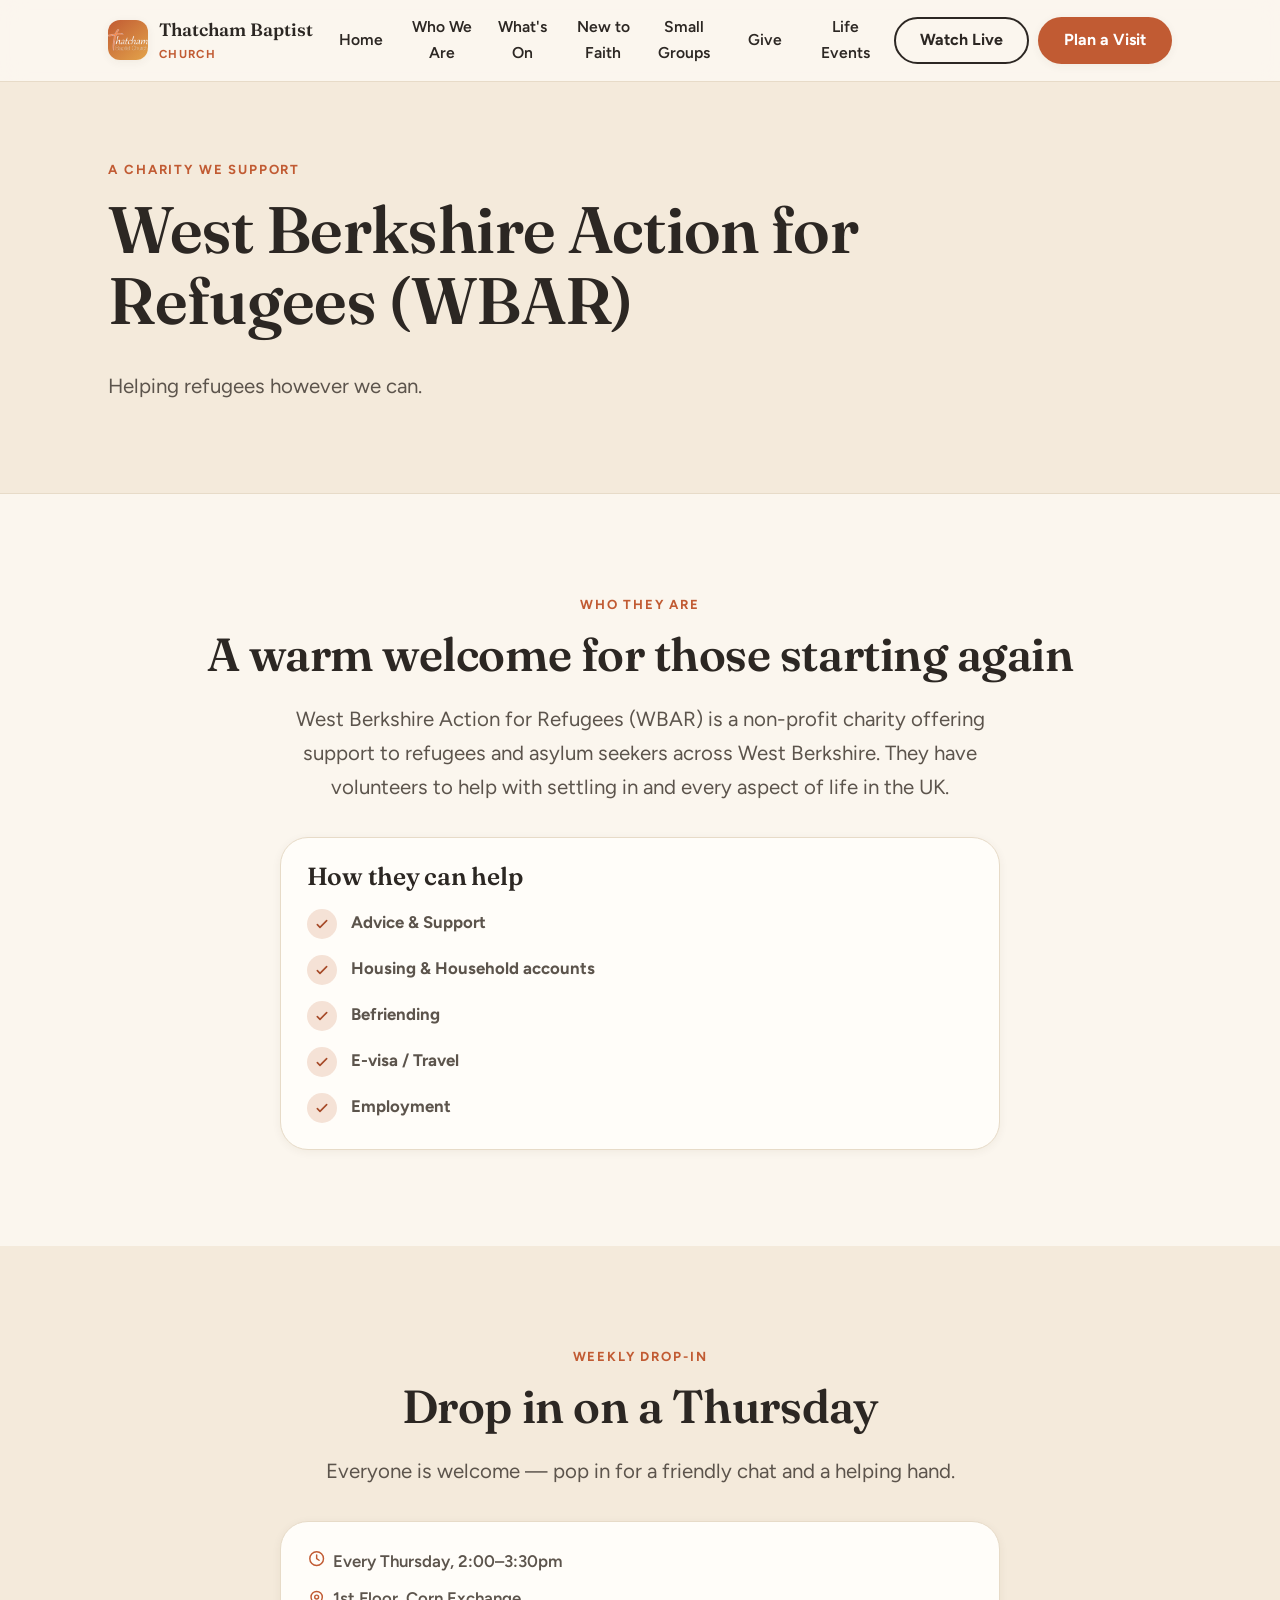
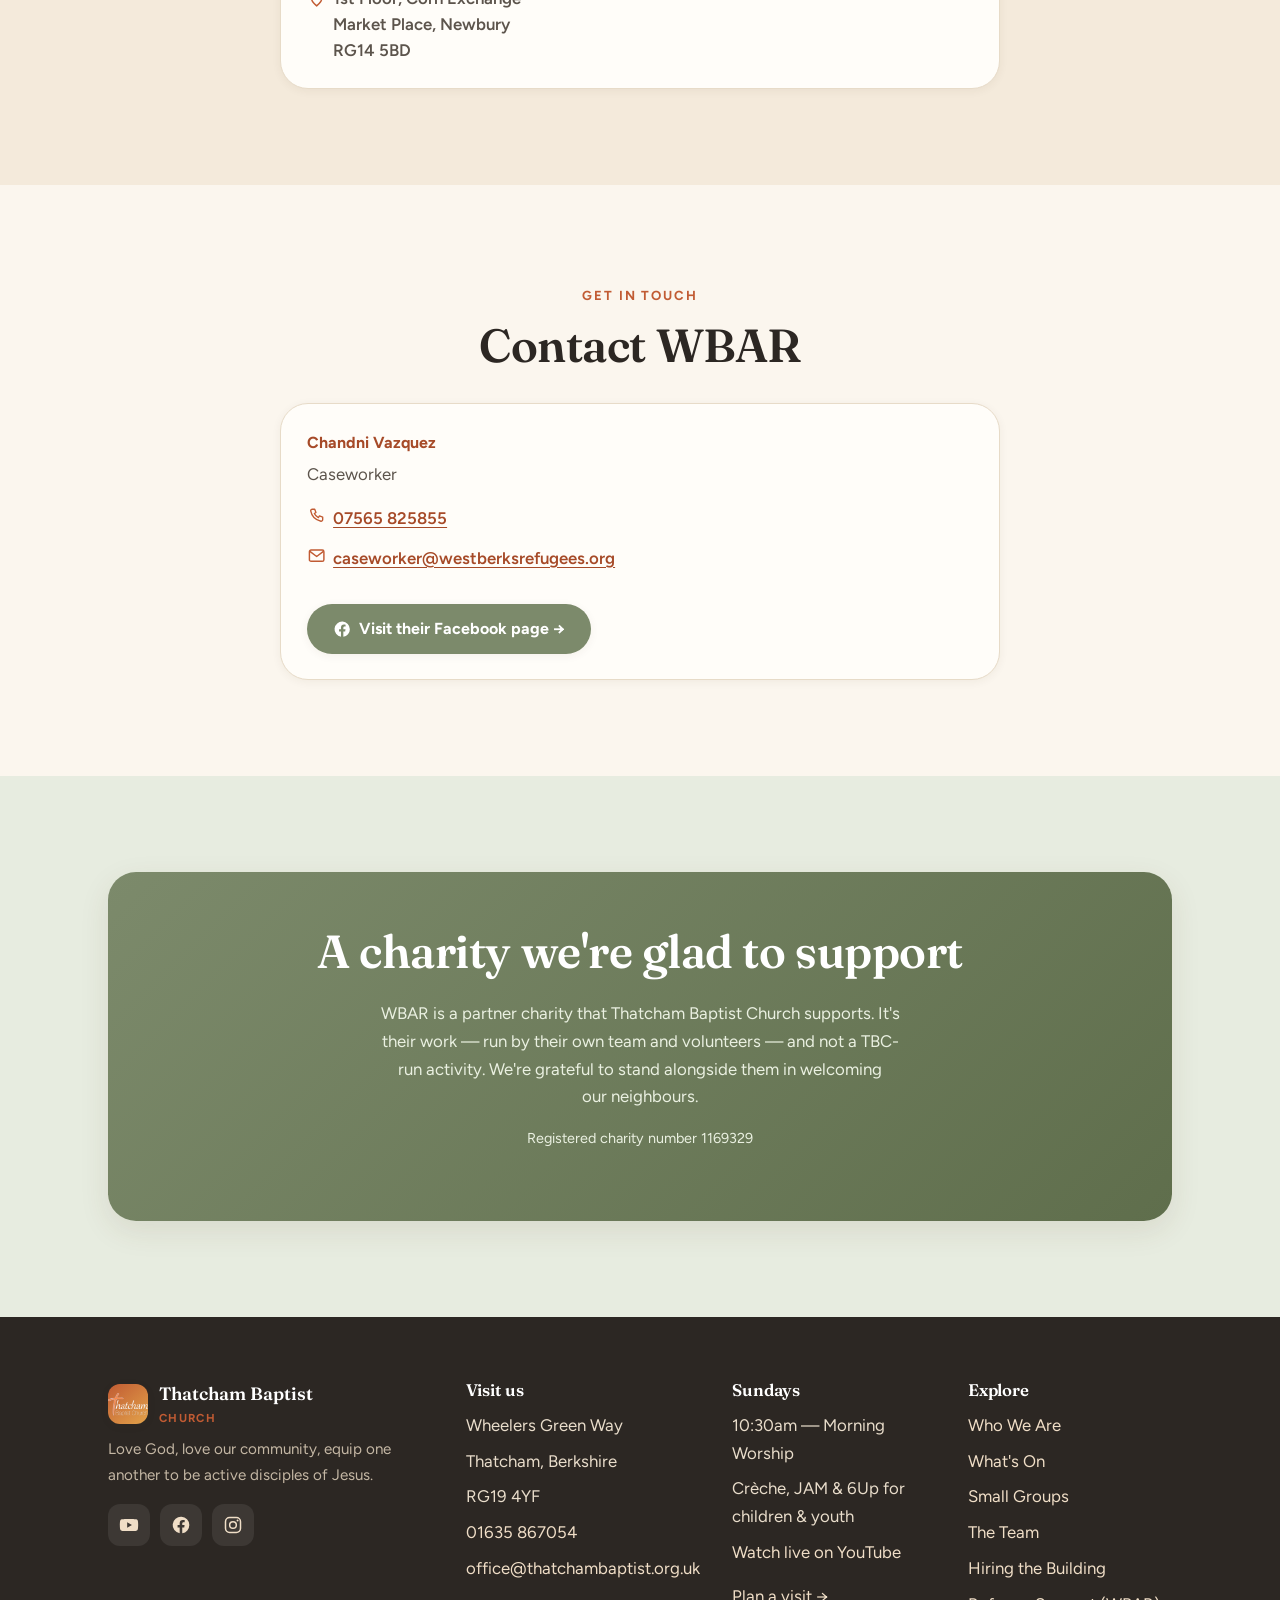
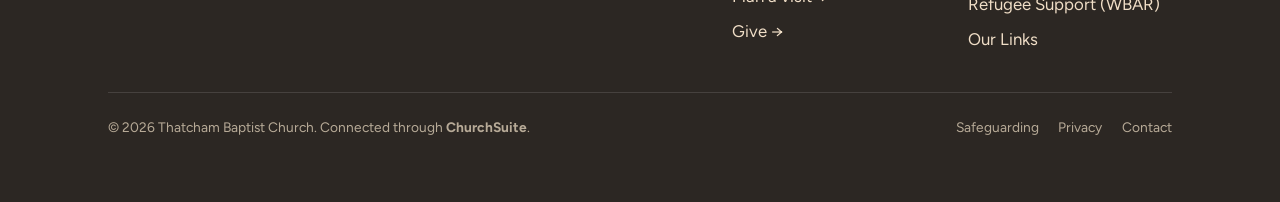
<file: wbar.html>
<!DOCTYPE html>
<html lang="en-GB">
<head>
  <meta charset="UTF-8" />
  <meta name="viewport" content="width=device-width, initial-scale=1" />
  <title>West Berkshire Action for Refugees (WBAR) — Thatcham Baptist Church</title>
  <meta name="description" content="West Berkshire Action for Refugees (WBAR) is a charity offering support to refugees and asylum seekers in West Berkshire. A partner charity that Thatcham Baptist Church supports — advice, befriending, housing help, a weekly drop-in and more." />
  <meta name="theme-color" content="#FBF6EE" />
  <link rel="preconnect" href="https://fonts.googleapis.com" />
  <link rel="preconnect" href="https://fonts.gstatic.com" crossorigin />
  <link href="https://fonts.googleapis.com/css2?family=Fraunces:opsz,wght@9..144,400;9..144,500;9..144,600&family=Figtree:wght@400;500;600;700;800&display=swap" rel="stylesheet" />
  <script src="js/site-version.js"></script>
  <script>document.write('<link rel="stylesheet" href="css/styles.css?v=' + ASSET_VERSION + '" />');</script>
  <link rel="icon" href="assets/logo/cropped-circle-cropped.png" />
</head>
<body>
  <a class="skip-link" href="#main">Skip to content</a>

  <header class="site-header">
    <div class="wrap site-header__inner">
      <a class="brand" href="index.html" aria-label="Thatcham Baptist Church home">
        <span class="brand__mark" aria-hidden="true"><img src="assets/logo/Logo-Orange-White.png" alt="" loading="eager" /></span>
        <span><span class="brand__name">Thatcham Baptist</span><span class="brand__sub">Church</span></span>
      </a>
      <nav class="nav" aria-label="Primary">
        <a href="index.html">Home</a>
        <div class="nav-group">
          <a href="who-we-are.html">Who We Are</a>
          <div class="nav-submenu"><a href="team.html">The Team</a></div>
        </div>
        <a href="whats-on.html">What's On</a>
        <a href="new-to-faith.html">New to Faith</a>
        <a href="small-groups.html">Small Groups</a>
        <a href="give.html">Give</a>
        <a href="life-events.html">Life Events</a>
      </nav>
      <div class="header-cta">
        <a class="btn btn--ghost" href="https://www.youtube.com/@ThatchamBaptistChurch/streams" target="_blank" rel="noopener">Watch Live</a>
        <a class="btn" href="visit.html">Plan a Visit</a>
      </div>
      <button class="nav-toggle" aria-label="Open menu" aria-expanded="false" aria-controls="mobile-nav">
        <svg class="icon-open" viewBox="0 0 24 24" fill="none"><path d="M4 7h16M4 12h16M4 17h16" stroke="currentColor" stroke-width="2" stroke-linecap="round"/></svg>
        <svg class="icon-close" viewBox="0 0 24 24" fill="none"><path d="M6 6l12 12M18 6L6 18" stroke="currentColor" stroke-width="2" stroke-linecap="round"/></svg>
      </button>
    </div>
    <div class="mobile-nav" id="mobile-nav">
      <a href="index.html">Home</a>
      <a href="who-we-are.html">Who We Are</a>
      <a class="mobile-nav__sublink" href="team.html">The Team</a>
      <a href="whats-on.html">What's On</a>
      <a href="new-to-faith.html">New to Faith</a>
      <a href="small-groups.html">Small Groups</a>
      <a href="give.html">Give</a>
      <a href="life-events.html">Life Events</a>
      <div class="mobile-cta">
        <a class="btn" href="visit.html">Plan a Visit</a>
        <a class="btn btn--ghost" href="https://www.youtube.com/@ThatchamBaptistChurch/streams" target="_blank" rel="noopener">Watch Live</a>
      </div>
    </div>
  </header>

  <main id="main">
    <section class="pagehero">
      <div class="wrap">
        <span class="eyebrow reveal">A charity we support</span>
        <h1 class="reveal d1">West Berkshire Action for Refugees (WBAR)</h1>
        <p class="lede reveal d2">Helping refugees however we can.</p>
      </div>
    </section>

    <!-- WHO THEY ARE + HOW THEY HELP -->
    <section class="section">
      <div class="wrap">
        <div class="center reveal">
          <span class="eyebrow">Who they are</span>
          <h2>A warm welcome for those starting again</h2>
          <p class="lede narrow">West Berkshire Action for Refugees (WBAR) is a non-profit charity offering support to refugees and asylum seekers across West Berkshire. They have volunteers to help with settling in and every aspect of life in the UK.</p>
        </div>

        <div class="card mt-3 reveal" style="max-width:720px;margin-inline:auto">
          <h3>How they can help</h3>
          <ul class="checklist mt-2">
            <li><span class="tick"><svg viewBox="0 0 24 24" fill="none"><path d="M5 13l4 4L19 7" stroke="currentColor" stroke-width="2.4" stroke-linecap="round" stroke-linejoin="round"/></svg></span><span><strong>Advice &amp; Support</strong></span></li>
            <li><span class="tick"><svg viewBox="0 0 24 24" fill="none"><path d="M5 13l4 4L19 7" stroke="currentColor" stroke-width="2.4" stroke-linecap="round" stroke-linejoin="round"/></svg></span><span><strong>Housing &amp; Household accounts</strong></span></li>
            <li><span class="tick"><svg viewBox="0 0 24 24" fill="none"><path d="M5 13l4 4L19 7" stroke="currentColor" stroke-width="2.4" stroke-linecap="round" stroke-linejoin="round"/></svg></span><span><strong>Befriending</strong></span></li>
            <li><span class="tick"><svg viewBox="0 0 24 24" fill="none"><path d="M5 13l4 4L19 7" stroke="currentColor" stroke-width="2.4" stroke-linecap="round" stroke-linejoin="round"/></svg></span><span><strong>E-visa / Travel</strong></span></li>
            <li><span class="tick"><svg viewBox="0 0 24 24" fill="none"><path d="M5 13l4 4L19 7" stroke="currentColor" stroke-width="2.4" stroke-linecap="round" stroke-linejoin="round"/></svg></span><span><strong>Employment</strong></span></li>
          </ul>
        </div>
      </div>
    </section>

    <!-- WEEKLY DROP-IN -->
    <section class="section bg-sand">
      <div class="wrap">
        <div class="center reveal">
          <span class="eyebrow">Weekly drop-in</span>
          <h2>Drop in on a Thursday</h2>
          <p class="lede narrow">Everyone is welcome — pop in for a friendly chat and a helping hand.</p>
        </div>
        <div class="card mt-3 reveal" style="max-width:720px;margin-inline:auto">
          <div class="infoline">
            <span>
              <svg viewBox="0 0 24 24" fill="none"><circle cx="12" cy="12" r="8.5" stroke="currentColor" stroke-width="1.8"/><path d="M12 7.5V12l3 2" stroke="currentColor" stroke-width="1.8" stroke-linecap="round" stroke-linejoin="round"/></svg>
              <span>Every Thursday, 2:00&ndash;3:30pm</span>
            </span>
            <span>
              <svg viewBox="0 0 24 24" fill="none"><path d="M12 21s-7-5.7-7-11a7 7 0 1114 0c0 5.3-7 11-7 11z" stroke="currentColor" stroke-width="1.8"/><circle cx="12" cy="10" r="2.4" stroke="currentColor" stroke-width="1.8"/></svg>
              <span class="address-lines">
                <span>1st Floor, Corn Exchange</span>
                <span>Market Place, Newbury</span>
                <span>RG14 5BD</span>
              </span>
            </span>
          </div>
        </div>
      </div>
    </section>

    <!-- CONTACT -->
    <section class="section">
      <div class="wrap">
        <div class="center reveal">
          <span class="eyebrow">Get in touch</span>
          <h2>Contact WBAR</h2>
        </div>
        <div class="card mt-3 reveal" style="max-width:720px;margin-inline:auto">
          <p class="person__role" style="font-size:1rem;margin:0 0 .3rem">Chandni Vazquez</p>
          <p style="color:var(--ink-soft);margin:0 0 1rem">Caseworker</p>
          <div class="infoline">
            <span>
              <svg viewBox="0 0 24 24" fill="none"><path d="M6.6 4h3l1.5 4-2 1.4a11 11 0 005 5l1.4-2 4 1.5v3a2 2 0 01-2.2 2A16 16 0 014.6 6.2 2 2 0 016.6 4z" stroke="currentColor" stroke-width="1.7" stroke-linejoin="round"/></svg>
              <a href="tel:+447565825855">07565 825855</a>
            </span>
            <span>
              <svg viewBox="0 0 24 24" fill="none"><rect x="3" y="5" width="18" height="14" rx="2" stroke="currentColor" stroke-width="1.8"/><path d="M4 7l8 6 8-6" stroke="currentColor" stroke-width="1.8" stroke-linecap="round" stroke-linejoin="round"/></svg>
              <a href="mailto:caseworker@westberksrefugees.org">caseworker@westberksrefugees.org</a>
            </span>
          </div>
          <!-- WBAR official Facebook page -->
          <a class="btn btn--sage mt-3" href="https://www.facebook.com/westberksrefugees/?locale=en_GB" target="_blank" rel="noopener">
            <svg class="btn__icon" viewBox="0 0 24 24" fill="currentColor" aria-hidden="true"><path d="M22 12a10 10 0 10-11.6 9.9v-7H7.9V12h2.5V9.8c0-2.5 1.5-3.9 3.8-3.9 1.1 0 2.2.2 2.2.2v2.5h-1.3c-1.2 0-1.6.8-1.6 1.6V12h2.8l-.4 2.9h-2.4v7A10 10 0 0022 12z"/></svg>
            Visit their Facebook page &rarr;
          </a>
        </div>
      </div>
    </section>

    <!-- PARTNER NOTE + CHARITY NUMBER -->
    <section class="section bg-sage">
      <div class="wrap">
        <div class="callout callout--sage reveal center">
          <h2>A charity we're glad to support</h2>
          <p>WBAR is a partner charity that Thatcham Baptist Church supports. It's their work — run by their own team and volunteers — and not a TBC-run activity. We're grateful to stand alongside them in welcoming our neighbours.</p>
          <p style="margin-top:1rem;font-size:.9rem">Registered charity number 1169329</p>
        </div>
      </div>
    </section>
  </main>

  <footer class="site-footer">
    <div class="wrap">
      <div class="footer-grid">
        <div class="footer-brand">
          <a class="brand" href="index.html" aria-label="Thatcham Baptist Church home" style="margin-bottom:.6rem">
            <span class="brand__mark" aria-hidden="true"><img src="assets/logo/Logo-Orange-White.png" alt="" loading="lazy" /></span>
            <span><span class="brand__name">Thatcham Baptist</span><span class="brand__sub">Church</span></span>
          </a>
          <p>Love God, love our community, equip one another to be active disciples of Jesus.</p>
          <div class="socials">
            <a href="https://www.youtube.com/@ThatchamBaptistChurch" target="_blank" rel="noopener" aria-label="YouTube"><svg viewBox="0 0 24 24" fill="currentColor"><path d="M23 12s0-3.4-.4-5a2.6 2.6 0 00-1.8-1.8C19 4.7 12 4.7 12 4.7s-7 0-8.8.5A2.6 2.6 0 001.4 7C1 8.6 1 12 1 12s0 3.4.4 5a2.6 2.6 0 001.8 1.8c1.8.5 8.8.5 8.8.5s7 0 8.8-.5A2.6 2.6 0 0022.6 17c.4-1.6.4-5 .4-5zM9.8 15.3V8.7l5.7 3.3-5.7 3.3z"/></svg></a>
            <a href="https://www.facebook.com/thatchambaptist" target="_blank" rel="noopener" aria-label="Facebook"><svg viewBox="0 0 24 24" fill="currentColor"><path d="M22 12a10 10 0 10-11.6 9.9v-7H7.9V12h2.5V9.8c0-2.5 1.5-3.9 3.8-3.9 1.1 0 2.2.2 2.2.2v2.5h-1.3c-1.2 0-1.6.8-1.6 1.6V12h2.8l-.4 2.9h-2.4v7A10 10 0 0022 12z"/></svg></a>
            <a href="https://www.instagram.com/thatchambaptist" target="_blank" rel="noopener" aria-label="Instagram"><svg viewBox="0 0 24 24" fill="none"><rect x="3" y="3" width="18" height="18" rx="5" stroke="currentColor" stroke-width="1.8"/><circle cx="12" cy="12" r="4" stroke="currentColor" stroke-width="1.8"/><circle cx="17.5" cy="6.5" r="1.2" fill="currentColor"/></svg></a>
          </div>
        </div>
        <div>
          <h4>Visit us</h4>
          <ul>
            <li>Wheelers Green Way</li>
            <li>Thatcham, Berkshire</li>
            <li>RG19 4YF</li>
            <li><a href="tel:+441635867054">01635 867054</a></li>
            <li><a href="mailto:office@thatchambaptist.org.uk">office@thatchambaptist.org.uk</a></li>
          </ul>
        </div>
        <div>
          <h4>Sundays</h4>
          <ul>
            <li>10:30am — Morning Worship</li>
            <li>Crèche, JAM &amp; 6Up for children &amp; youth</li>
            <li><a href="https://www.youtube.com/@ThatchamBaptistChurch/streams" target="_blank" rel="noopener">Watch live on YouTube</a></li>
            <li style="margin-top:.5rem"><a href="visit.html">Plan a visit &rarr;</a></li>
            <li><a href="give.html">Give &rarr;</a></li>
          </ul>
        </div>
        <div>
          <h4>Explore</h4>
          <ul>
            <li><a href="who-we-are.html">Who We Are</a></li>
            <li><a href="whats-on.html">What's On</a></li>
            <li><a href="small-groups.html">Small Groups</a></li>
            <li><a href="team.html">The Team</a></li>
            <li><a href="hiring.html">Hiring the Building</a></li>
            <li><a href="wbar.html">Refugee Support (WBAR)</a></li>
            <li><a href="links.html">Our Links</a></li>
          </ul>
        </div>
      </div>
      <div class="footer-bottom">
        <span>&copy; <span data-year>2026</span> Thatcham Baptist Church. Connected through <strong>ChurchSuite</strong>.</span>
        <span class="links">
          <a href="safeguarding.html">Safeguarding</a>
          <a href="privacy.html">Privacy</a>
          <a href="visit.html">Contact</a>
        </span>
      </div>
    </div>
  </footer>

  <nav class="action-bar" aria-label="Quick actions">
    <a href="visit.html" class="is-primary"><svg viewBox="0 0 24 24" fill="none"><path d="M12 21s-7-5.7-7-11a7 7 0 1114 0c0 5.3-7 11-7 11z" stroke="currentColor" stroke-width="1.8"/><circle cx="12" cy="10" r="2.4" stroke="currentColor" stroke-width="1.8"/></svg>Plan a Visit</a>
    <a href="https://www.youtube.com/@ThatchamBaptistChurch/streams" target="_blank" rel="noopener"><svg viewBox="0 0 24 24" fill="none"><path d="M8 5v14l11-7z" fill="currentColor"/></svg>Watch Live</a>
    <a href="give.html"><svg viewBox="0 0 24 24" fill="none"><path d="M12 21s-8-4.9-8-11a4.5 4.5 0 018-2.8A4.5 4.5 0 0120 10c0 6.1-8 11-8 11z" stroke="currentColor" stroke-width="1.8" stroke-linejoin="round"/></svg>Give</a>
  </nav>

  <script>document.write('<script src="js/main.js?v=' + ASSET_VERSION + '"><\/script>');</script>
</body>
</html>
</file>
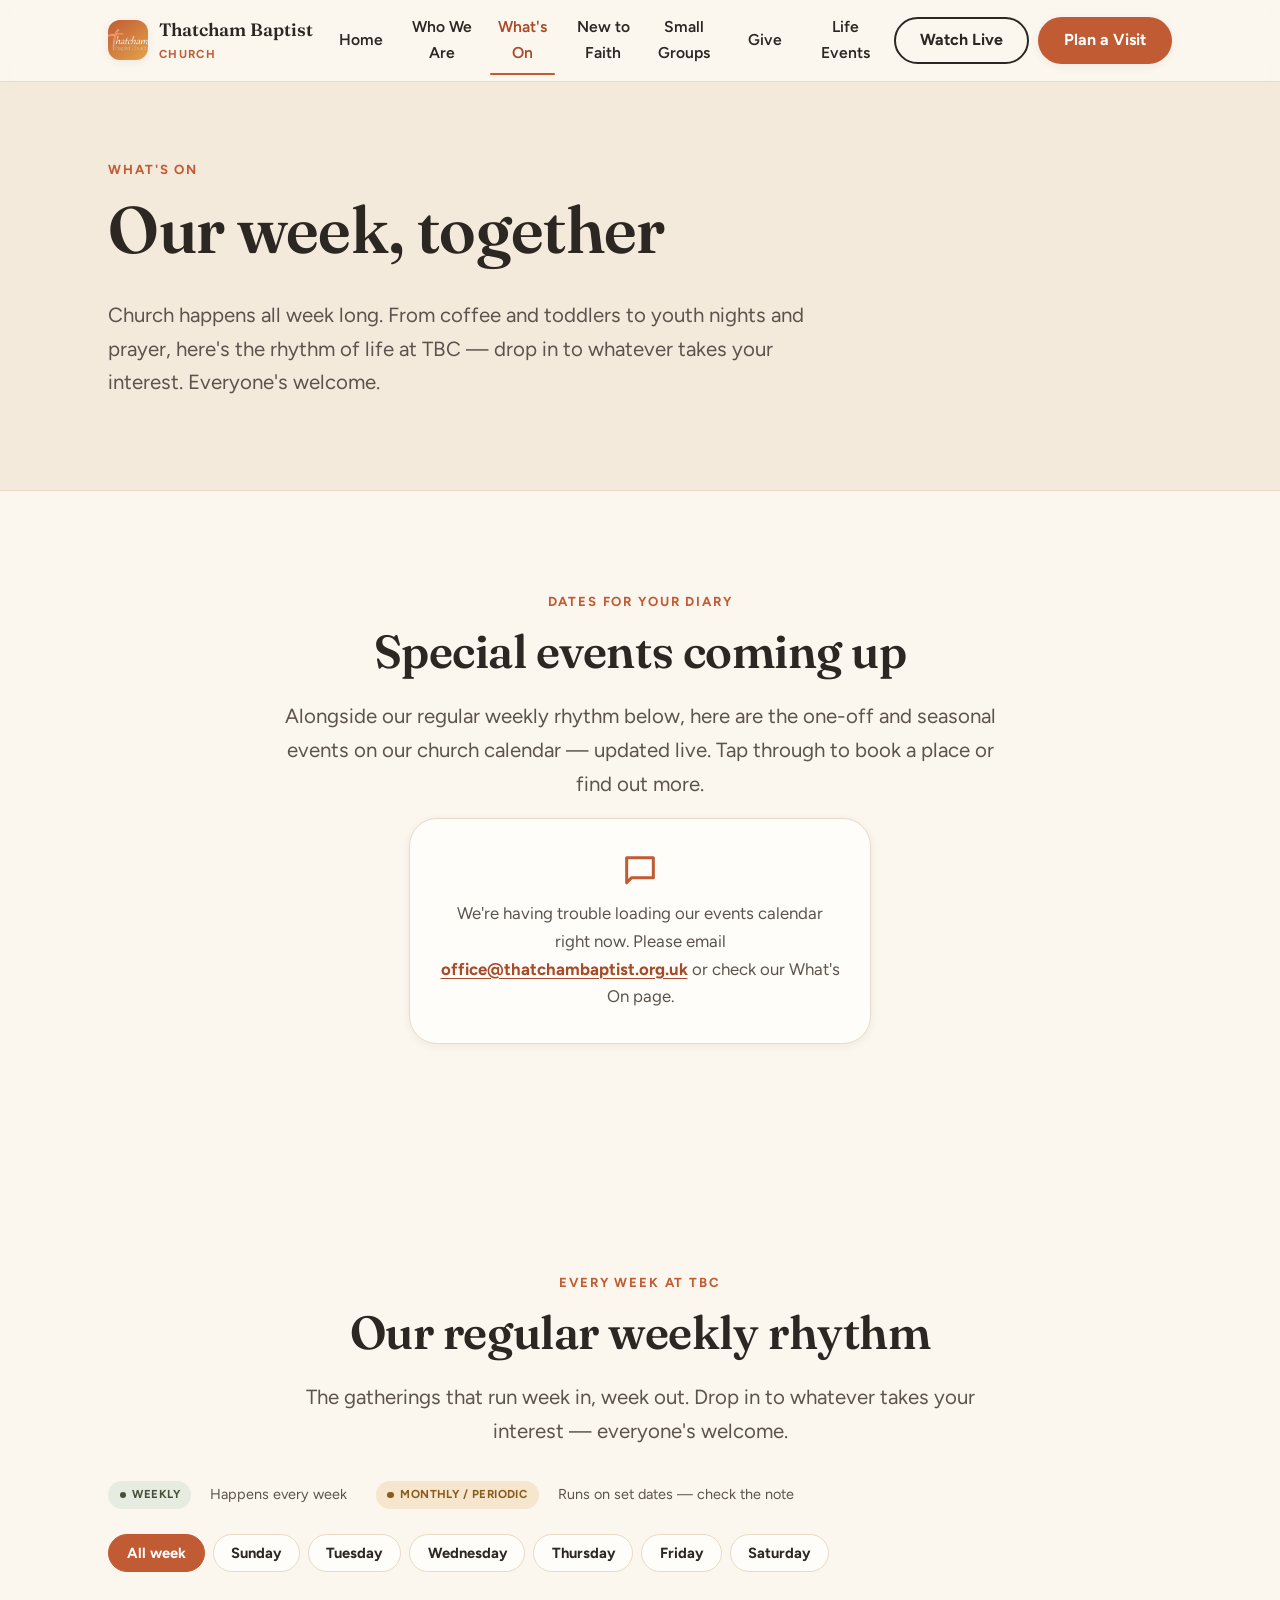
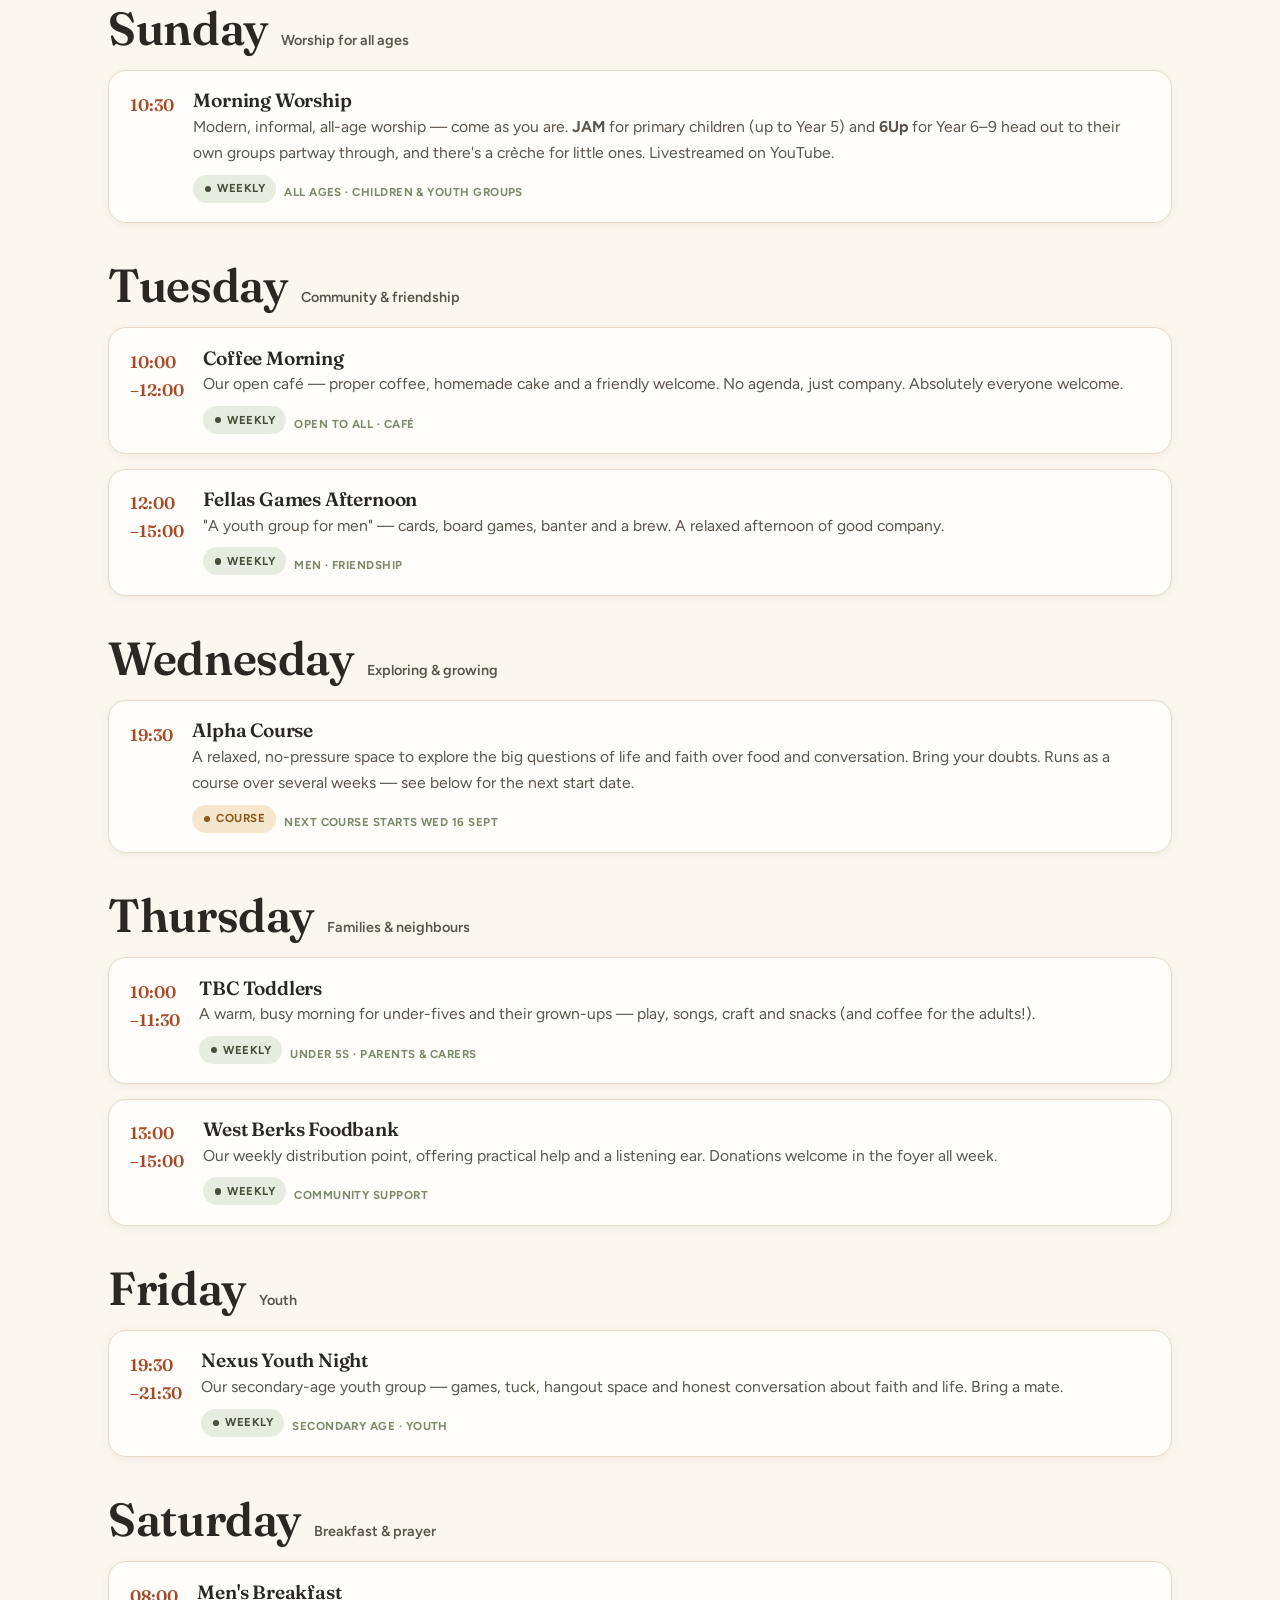
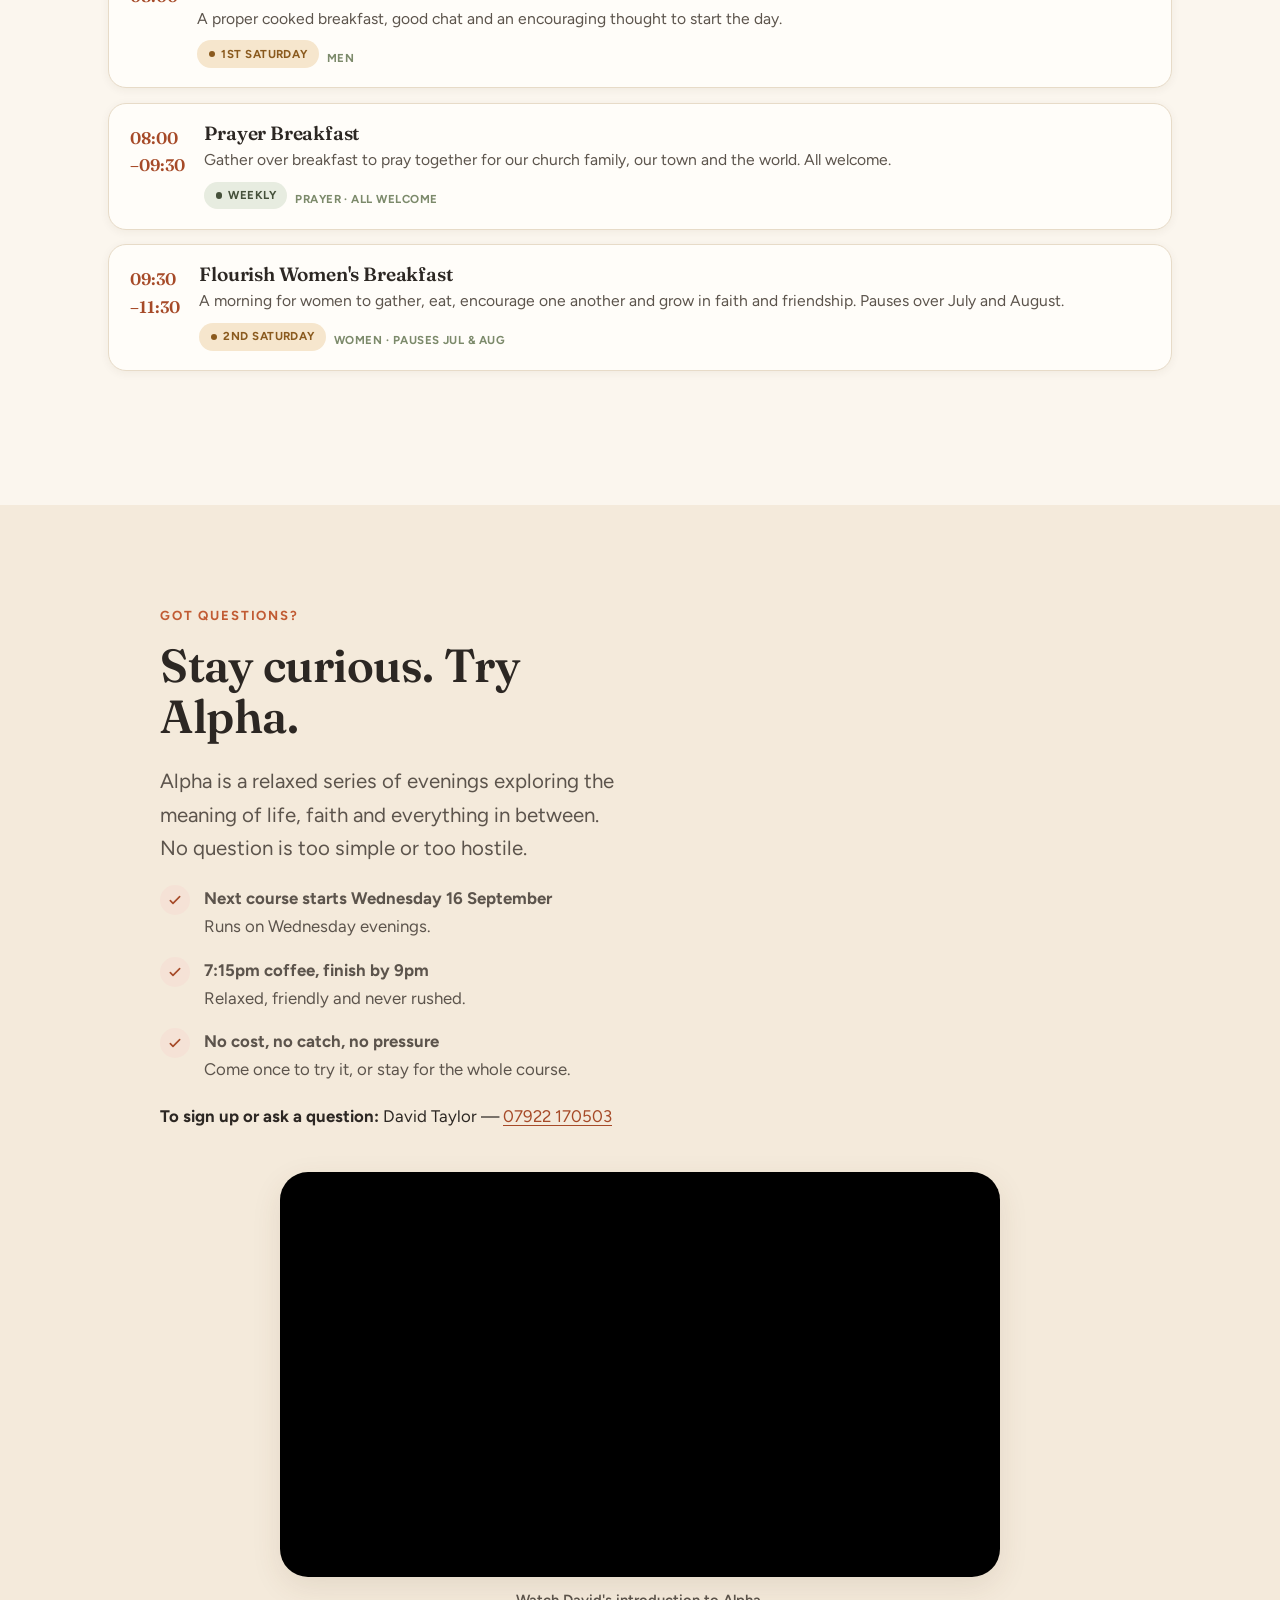
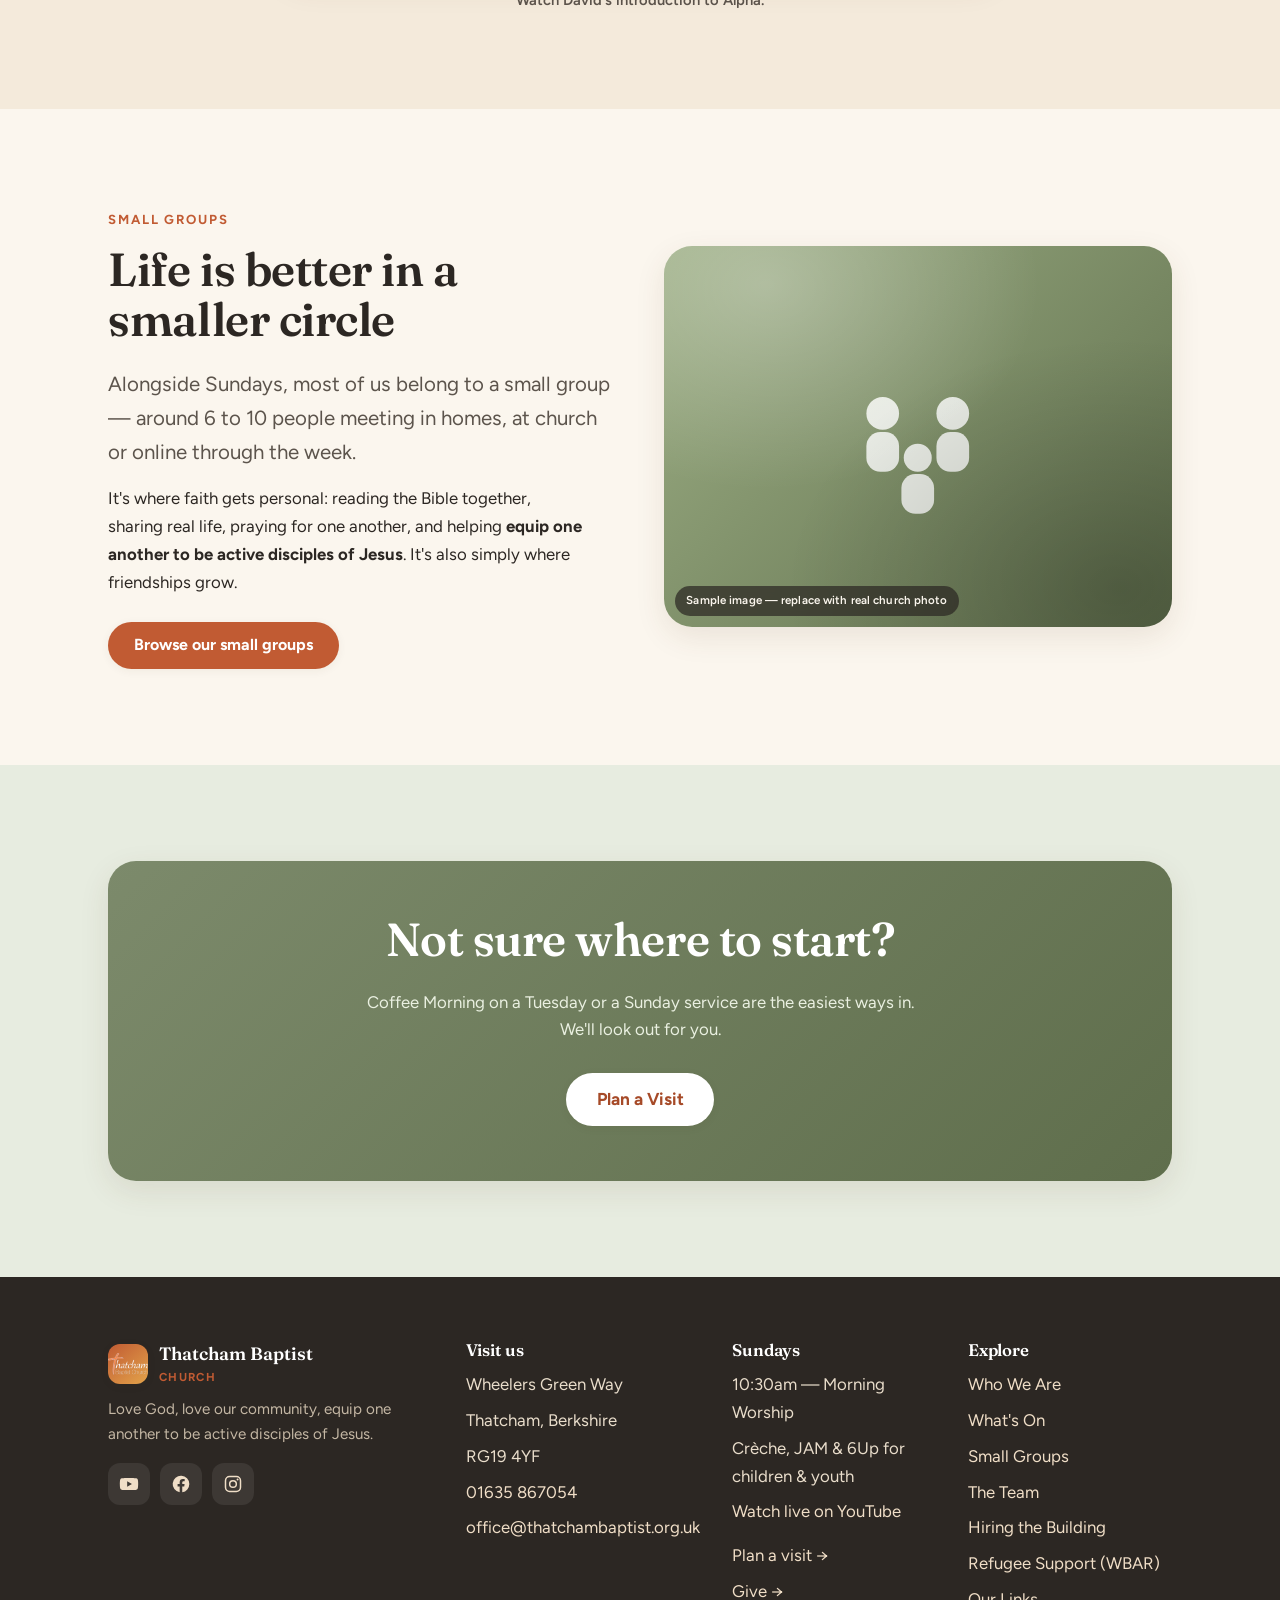
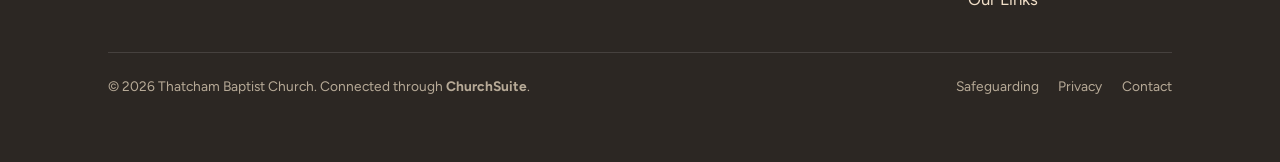
<file: whats-on.html>
<!DOCTYPE html>
<html lang="en-GB">
<head>
  <meta charset="UTF-8" />
  <meta name="viewport" content="width=device-width, initial-scale=1" />
  <title>What's On — Thatcham Baptist Church</title>
  <meta name="description" content="Our weekly rhythm at Thatcham Baptist Church — Sunday worship, Coffee Morning, Alpha, youth, toddlers, foodbank, breakfasts and small groups. Weekly and monthly events clearly marked." />
  <meta name="theme-color" content="#FBF6EE" />
  <link rel="preconnect" href="https://fonts.googleapis.com" />
  <link rel="preconnect" href="https://fonts.gstatic.com" crossorigin />
  <link href="https://fonts.googleapis.com/css2?family=Fraunces:opsz,wght@9..144,400;9..144,500;9..144,600&family=Figtree:wght@400;500;600;700;800&display=swap" rel="stylesheet" />
  <script src="js/site-version.js"></script>
  <script>document.write('<link rel="stylesheet" href="css/styles.css?v=' + ASSET_VERSION + '" />');</script>
  <link rel="icon" href="assets/logo/cropped-circle-cropped.png" />
</head>
<body>
  <a class="skip-link" href="#main">Skip to content</a>

  <header class="site-header">
    <div class="wrap site-header__inner">
      <a class="brand" href="index.html" aria-label="Thatcham Baptist Church home">
        <span class="brand__mark" aria-hidden="true"><img src="assets/logo/Logo-Orange-White.png" alt="" loading="eager" /></span>
        <span><span class="brand__name">Thatcham Baptist</span><span class="brand__sub">Church</span></span>
      </a>
      <nav class="nav" aria-label="Primary">
        <a href="index.html">Home</a>
        <div class="nav-group">
          <a href="who-we-are.html">Who We Are</a>
          <div class="nav-submenu"><a href="team.html">The Team</a></div>
        </div>
        <a href="whats-on.html" aria-current="page">What's On</a>
        <a href="new-to-faith.html">New to Faith</a>
        <a href="small-groups.html">Small Groups</a>
        <a href="give.html">Give</a>
        <a href="life-events.html">Life Events</a>
      </nav>
      <div class="header-cta">
        <a class="btn btn--ghost" href="https://www.youtube.com/@ThatchamBaptistChurch/streams" target="_blank" rel="noopener">Watch Live</a>
        <a class="btn" href="visit.html">Plan a Visit</a>
      </div>
      <button class="nav-toggle" aria-label="Open menu" aria-expanded="false" aria-controls="mobile-nav">
        <svg class="icon-open" viewBox="0 0 24 24" fill="none"><path d="M4 7h16M4 12h16M4 17h16" stroke="currentColor" stroke-width="2" stroke-linecap="round"/></svg>
        <svg class="icon-close" viewBox="0 0 24 24" fill="none"><path d="M6 6l12 12M18 6L6 18" stroke="currentColor" stroke-width="2" stroke-linecap="round"/></svg>
      </button>
    </div>
    <div class="mobile-nav" id="mobile-nav">
      <a href="index.html">Home</a>
      <a href="who-we-are.html">Who We Are</a>
      <a class="mobile-nav__sublink" href="team.html">The Team</a>
      <a href="whats-on.html" aria-current="page">What's On</a>
      <a href="new-to-faith.html">New to Faith</a>
      <a href="small-groups.html">Small Groups</a>
      <a href="give.html">Give</a>
      <a href="life-events.html">Life Events</a>
      <div class="mobile-cta">
        <a class="btn" href="visit.html">Plan a Visit</a>
        <a class="btn btn--ghost" href="https://www.youtube.com/@ThatchamBaptistChurch/streams" target="_blank" rel="noopener">Watch Live</a>
      </div>
    </div>
  </header>

  <main id="main">
    <section class="pagehero">
      <div class="wrap">
        <span class="eyebrow reveal">What's on</span>
        <h1 class="reveal d1">Our week, together</h1>
        <p class="lede reveal d2">Church happens all week long. From coffee and toddlers to youth nights and prayer, here's the rhythm of life at TBC — drop in to whatever takes your interest. Everyone's welcome.</p>
      </div>
    </section>

    <!-- ================= LIVE: SPECIAL EVENTS (ChurchSuite calendar feed) ================= -->
    <section class="section" id="events" aria-labelledby="events-h">
      <div class="wrap">
        <div class="center reveal">
          <span class="eyebrow">Dates for your diary</span>
          <h2 id="events-h">Special events coming up</h2>
          <p class="lede narrow">Alongside our regular weekly rhythm below, here are the one-off and seasonal events on our church calendar — updated live. Tap through to book a place or find out more.</p>
        </div>

        <!-- Live region for loading / error / empty states -->
        <div id="ev-status" class="sg-status mt-3" aria-live="polite">
          <div class="sg-loading">
            <span class="sg-spinner" aria-hidden="true"></span>
            <p>Loading upcoming events…</p>
          </div>
          <noscript>
            <div class="sg-fallback">
              <p>Our live events calendar needs JavaScript to load. Please email
                <a href="mailto:office@thatchambaptist.org.uk">office@thatchambaptist.org.uk</a>
                or see our weekly rhythm below.</p>
            </div>
          </noscript>
        </div>

        <div id="ev-whatson">
          <div class="sg-grid mt-3" id="ev-grid"></div>
        </div>
      </div>
    </section>

    <!-- ================= HAND-BUILT WEEKLY RHYTHM =================
         Kept deliberately: the calendar feed above only carries Sunday
         services, Prayer Breakfast and occasional specials. The midweek
         groups below (Coffee Morning, Toddlers, Youth, Foodbank, etc.) are
         not in the feed, so this is our source of truth for the weekly rhythm. -->
    <section class="section" aria-labelledby="rhythm-h">
      <div class="wrap">
        <div class="center reveal">
          <span class="eyebrow">Every week at TBC</span>
          <h2 id="rhythm-h">Our regular weekly rhythm</h2>
          <p class="lede narrow">The gatherings that run week in, week out. Drop in to whatever takes your interest — everyone's welcome.</p>
        </div>

        <div class="freq-legend reveal mt-3">
          <span class="freq freq--weekly">Weekly</span> <span>Happens every week</span>
          <span class="freq freq--periodic" style="margin-left:.6rem">Monthly / periodic</span> <span>Runs on set dates — check the note</span>
        </div>

        <div class="filters reveal" role="group" aria-label="Filter by day">
          <button class="filter-btn active" data-day="all">All week</button>
          <button class="filter-btn" data-day="sunday">Sunday</button>
          <button class="filter-btn" data-day="tuesday">Tuesday</button>
          <button class="filter-btn" data-day="wednesday">Wednesday</button>
          <button class="filter-btn" data-day="thursday">Thursday</button>
          <button class="filter-btn" data-day="friday">Friday</button>
          <button class="filter-btn" data-day="saturday">Saturday</button>
        </div>

        <!-- SUNDAY -->
        <div class="day-group reveal" data-day="sunday" id="sunday">
          <div class="day-group__head"><h2>Sunday</h2><span class="count">Worship for all ages</span></div>
          <div class="event-card">
            <div class="event-card__time">10:30</div>
            <div>
              <h3>Morning Worship</h3>
              <p>Modern, informal, all-age worship — come as you are. <strong>JAM</strong> for primary children (up to Year 5) and <strong>6Up</strong> for Year 6–9 head out to their own groups partway through, and there's a crèche for little ones. Livestreamed on YouTube.</p>
              <div class="event-card__meta"><span class="freq freq--weekly">Weekly</span><span class="tag">All ages · Children &amp; youth groups</span></div>
            </div>
          </div>
        </div>

        <!-- TUESDAY -->
        <div class="day-group reveal" data-day="tuesday" id="tuesday">
          <div class="day-group__head"><h2>Tuesday</h2><span class="count">Community &amp; friendship</span></div>
          <div class="event-card">
            <div class="event-card__time">10:00<br>–12:00</div>
            <div>
              <h3>Coffee Morning</h3>
              <p>Our open café — proper coffee, homemade cake and a friendly welcome. No agenda, just company. Absolutely everyone welcome.</p>
              <div class="event-card__meta"><span class="freq freq--weekly">Weekly</span><span class="tag">Open to all · Café</span></div>
            </div>
          </div>
          <div class="event-card">
            <div class="event-card__time">12:00<br>–15:00</div>
            <div>
              <h3>Fellas Games Afternoon</h3>
              <p>"A youth group for men" — cards, board games, banter and a brew. A relaxed afternoon of good company.</p>
              <div class="event-card__meta"><span class="freq freq--weekly">Weekly</span><span class="tag">Men · Friendship</span></div>
            </div>
          </div>
        </div>

        <!-- WEDNESDAY -->
        <div class="day-group reveal" data-day="wednesday" id="wednesday">
          <div class="day-group__head"><h2>Wednesday</h2><span class="count">Exploring &amp; growing</span></div>
          <div class="event-card">
            <div class="event-card__time">19:30</div>
            <div>
              <h3>Alpha Course</h3>
              <p>A relaxed, no-pressure space to explore the big questions of life and faith over food and conversation. Bring your doubts. Runs as a course over several weeks — see below for the next start date.</p>
              <div class="event-card__meta"><span class="freq freq--periodic">Course</span><span class="tag">Next course starts Wed 16 Sept</span></div>
            </div>
          </div>
        </div>

        <!-- THURSDAY -->
        <div class="day-group reveal" data-day="thursday" id="thursday">
          <div class="day-group__head"><h2>Thursday</h2><span class="count">Families &amp; neighbours</span></div>
          <div class="event-card">
            <div class="event-card__time">10:00<br>–11:30</div>
            <div>
              <h3>TBC Toddlers</h3>
              <p>A warm, busy morning for under-fives and their grown-ups — play, songs, craft and snacks (and coffee for the adults!).</p>
              <div class="event-card__meta"><span class="freq freq--weekly">Weekly</span><span class="tag">Under 5s · Parents &amp; carers</span></div>
            </div>
          </div>
          <div class="event-card">
            <div class="event-card__time">13:00<br>–15:00</div>
            <div>
              <h3>West Berks Foodbank</h3>
              <p>Our weekly distribution point, offering practical help and a listening ear. Donations welcome in the foyer all week.</p>
              <div class="event-card__meta"><span class="freq freq--weekly">Weekly</span><span class="tag">Community support</span></div>
            </div>
          </div>
        </div>

        <!-- FRIDAY -->
        <div class="day-group reveal" data-day="friday" id="friday">
          <div class="day-group__head"><h2>Friday</h2><span class="count">Youth</span></div>
          <div id="nexus" class="event-card">
            <div class="event-card__time">19:30<br>–21:30</div>
            <div>
              <h3>Nexus Youth Night</h3>
              <p>Our secondary-age youth group — games, tuck, hangout space and honest conversation about faith and life. Bring a mate.</p>
              <div class="event-card__meta"><span class="freq freq--weekly">Weekly</span><span class="tag">Secondary age · Youth</span></div>
            </div>
          </div>
        </div>

        <!-- SATURDAY -->
        <div class="day-group reveal" data-day="saturday" id="saturday">
          <div class="day-group__head"><h2>Saturday</h2><span class="count">Breakfast &amp; prayer</span></div>
          <div class="event-card">
            <div class="event-card__time">08:00</div>
            <div>
              <h3>Men's Breakfast</h3>
              <p>A proper cooked breakfast, good chat and an encouraging thought to start the day.</p>
              <div class="event-card__meta"><span class="freq freq--periodic">1st Saturday</span><span class="tag">Men</span></div>
            </div>
          </div>
          <div class="event-card">
            <div class="event-card__time">08:00<br>–09:30</div>
            <div>
              <h3>Prayer Breakfast</h3>
              <p>Gather over breakfast to pray together for our church family, our town and the world. All welcome.</p>
              <div class="event-card__meta"><span class="freq freq--weekly">Weekly</span><span class="tag">Prayer · All welcome</span></div>
            </div>
          </div>
          <div class="event-card">
            <div class="event-card__time">09:30<br>–11:30</div>
            <div>
              <h3>Flourish Women's Breakfast</h3>
              <p>A morning for women to gather, eat, encourage one another and grow in faith and friendship. Pauses over July and August.</p>
              <div class="event-card__meta"><span class="freq freq--periodic">2nd Saturday</span><span class="tag">Women · Pauses Jul &amp; Aug</span></div>
            </div>
          </div>
        </div>
      </div>
    </section>

    <!-- ALPHA HIGHLIGHT -->
    <section class="section bg-sand" id="alpha">
      <div class="wrap">
        <div class="feature feature--single">
          <div class="reveal">
            <span class="eyebrow">Got questions?</span>
            <h2>Stay curious. Try Alpha.</h2>
            <p class="lede">Alpha is a relaxed series of evenings exploring the meaning of life, faith and everything in between. No question is too simple or too hostile.</p>
            <ul class="checklist mt-2">
              <li><span class="tick"><svg viewBox="0 0 24 24" fill="none"><path d="M5 13l4 4L19 7" stroke="currentColor" stroke-width="2.4" stroke-linecap="round" stroke-linejoin="round"/></svg></span><span><strong>Next course starts Wednesday 16 September</strong>Runs on Wednesday evenings.</span></li>
              <li><span class="tick"><svg viewBox="0 0 24 24" fill="none"><path d="M5 13l4 4L19 7" stroke="currentColor" stroke-width="2.4" stroke-linecap="round" stroke-linejoin="round"/></svg></span><span><strong>7:15pm coffee, finish by 9pm</strong>Relaxed, friendly and never rushed.</span></li>
              <li><span class="tick"><svg viewBox="0 0 24 24" fill="none"><path d="M5 13l4 4L19 7" stroke="currentColor" stroke-width="2.4" stroke-linecap="round" stroke-linejoin="round"/></svg></span><span><strong>No cost, no catch, no pressure</strong>Come once to try it, or stay for the whole course.</span></li>
            </ul>
            <p class="mt-2"><strong>To sign up or ask a question:</strong> David Taylor — <a href="tel:+447922170503">07922 170503</a></p>
          </div>
        </div>
        <figure class="video-embed reveal">
          <div class="video-embed__frame">
            <iframe src="https://www.youtube-nocookie.com/embed/4JbV7BwsZjk"
              title="David's introduction to Alpha"
              loading="lazy" allowfullscreen
              allow="accelerometer; autoplay; clipboard-write; encrypted-media; gyroscope; picture-in-picture; web-share"
              referrerpolicy="strict-origin-when-cross-origin"></iframe>
          </div>
          <figcaption>Watch David's introduction to Alpha.</figcaption>
        </figure>
      </div>
    </section>

    <!-- SMALL GROUPS -->
    <section class="section" id="small-groups">
      <div class="wrap">
        <div class="feature feature--reverse">
          <figure class="ph ph--grove ratio-4-3 feature__media reveal">
            <div class="ph__art" aria-hidden="true">
              <svg viewBox="0 0 200 200" fill="none"><g fill="#fff" opacity=".9"><circle cx="70" cy="80" r="14"/><rect x="56" y="96" width="28" height="34" rx="12"/><circle cx="130" cy="80" r="14"/><rect x="116" y="96" width="28" height="34" rx="12"/><circle cx="100" cy="118" r="12"/><rect x="86" y="132" width="28" height="34" rx="12"/></g></svg>
            </div>
            <figcaption class="ph__note">Sample image — replace with real church photo</figcaption>
          </figure>
          <div class="reveal d1">
            <span class="eyebrow">Small Groups</span>
            <h2>Life is better in a smaller circle</h2>
            <p class="lede">Alongside Sundays, most of us belong to a small group — around 6 to 10 people meeting in homes, at church or online through the week.</p>
            <p>It's where faith gets personal: reading the Bible together, sharing real life, praying for one another, and helping <strong>equip one another to be active disciples of Jesus</strong>. It's also simply where friendships grow.</p>
            <a class="btn mt-1" href="small-groups.html">Browse our small groups</a>
          </div>
        </div>
      </div>
    </section>

    <section class="section bg-sage">
      <div class="wrap">
        <div class="callout callout--sage reveal center">
          <h2>Not sure where to start?</h2>
          <p>Coffee Morning on a Tuesday or a Sunday service are the easiest ways in. We'll look out for you.</p>
          <div class="pill-row" style="justify-content:center;margin-top:1.2rem">
            <a class="btn btn--light btn--lg" href="visit.html">Plan a Visit</a>
          </div>
        </div>
      </div>
    </section>
  </main>

  <footer class="site-footer">
    <div class="wrap">
      <div class="footer-grid">
        <div class="footer-brand">
          <a class="brand" href="index.html" aria-label="Thatcham Baptist Church home" style="margin-bottom:.6rem">
            <span class="brand__mark" aria-hidden="true"><img src="assets/logo/Logo-Orange-White.png" alt="" loading="lazy" /></span>
            <span><span class="brand__name">Thatcham Baptist</span><span class="brand__sub">Church</span></span>
          </a>
          <p>Love God, love our community, equip one another to be active disciples of Jesus.</p>
          <div class="socials">
            <a href="https://www.youtube.com/@ThatchamBaptistChurch" target="_blank" rel="noopener" aria-label="YouTube"><svg viewBox="0 0 24 24" fill="currentColor"><path d="M23 12s0-3.4-.4-5a2.6 2.6 0 00-1.8-1.8C19 4.7 12 4.7 12 4.7s-7 0-8.8.5A2.6 2.6 0 001.4 7C1 8.6 1 12 1 12s0 3.4.4 5a2.6 2.6 0 001.8 1.8c1.8.5 8.8.5 8.8.5s7 0 8.8-.5A2.6 2.6 0 0022.6 17c.4-1.6.4-5 .4-5zM9.8 15.3V8.7l5.7 3.3-5.7 3.3z"/></svg></a>
            <a href="https://www.facebook.com/thatchambaptist" target="_blank" rel="noopener" aria-label="Facebook"><svg viewBox="0 0 24 24" fill="currentColor"><path d="M22 12a10 10 0 10-11.6 9.9v-7H7.9V12h2.5V9.8c0-2.5 1.5-3.9 3.8-3.9 1.1 0 2.2.2 2.2.2v2.5h-1.3c-1.2 0-1.6.8-1.6 1.6V12h2.8l-.4 2.9h-2.4v7A10 10 0 0022 12z"/></svg></a>
            <a href="https://www.instagram.com/thatchambaptist" target="_blank" rel="noopener" aria-label="Instagram"><svg viewBox="0 0 24 24" fill="none"><rect x="3" y="3" width="18" height="18" rx="5" stroke="currentColor" stroke-width="1.8"/><circle cx="12" cy="12" r="4" stroke="currentColor" stroke-width="1.8"/><circle cx="17.5" cy="6.5" r="1.2" fill="currentColor"/></svg></a>
          </div>
        </div>
        <div>
          <h4>Visit us</h4>
          <ul>
            <li>Wheelers Green Way</li>
            <li>Thatcham, Berkshire</li>
            <li>RG19 4YF</li>
            <li><a href="tel:+441635867054">01635 867054</a></li>
            <li><a href="mailto:office@thatchambaptist.org.uk">office@thatchambaptist.org.uk</a></li>
          </ul>
        </div>
        <div>
          <h4>Sundays</h4>
          <ul>
            <li>10:30am — Morning Worship</li>
            <li>Crèche, JAM &amp; 6Up for children &amp; youth</li>
            <li><a href="https://www.youtube.com/@ThatchamBaptistChurch/streams" target="_blank" rel="noopener">Watch live on YouTube</a></li>
            <li style="margin-top:.5rem"><a href="visit.html">Plan a visit &rarr;</a></li>
            <li><a href="give.html">Give &rarr;</a></li>
          </ul>
        </div>
        <div>
          <h4>Explore</h4>
          <ul>
            <li><a href="who-we-are.html">Who We Are</a></li>
            <li><a href="whats-on.html">What's On</a></li>
            <li><a href="small-groups.html">Small Groups</a></li>
            <li><a href="team.html">The Team</a></li>
            <li><a href="hiring.html">Hiring the Building</a></li>
            <li><a href="wbar.html">Refugee Support (WBAR)</a></li>
            <li><a href="links.html">Our Links</a></li>
          </ul>
        </div>
      </div>
      <div class="footer-bottom">
        <span>&copy; <span data-year>2026</span> Thatcham Baptist Church. Connected through <strong>ChurchSuite</strong>.</span>
        <span class="links">
          <a href="safeguarding.html">Safeguarding</a>
          <a href="privacy.html">Privacy</a>
          <a href="visit.html">Contact</a>
        </span>
      </div>
    </div>
  </footer>

  <nav class="action-bar" aria-label="Quick actions">
    <a href="visit.html" class="is-primary"><svg viewBox="0 0 24 24" fill="none"><path d="M12 21s-7-5.7-7-11a7 7 0 1114 0c0 5.3-7 11-7 11z" stroke="currentColor" stroke-width="1.8"/><circle cx="12" cy="10" r="2.4" stroke="currentColor" stroke-width="1.8"/></svg>Plan a Visit</a>
    <a href="https://www.youtube.com/@ThatchamBaptistChurch/streams" target="_blank" rel="noopener"><svg viewBox="0 0 24 24" fill="none"><path d="M8 5v14l11-7z" fill="currentColor"/></svg>Watch Live</a>
    <a href="give.html"><svg viewBox="0 0 24 24" fill="none"><path d="M12 21s-8-4.9-8-11a4.5 4.5 0 018-2.8A4.5 4.5 0 0120 10c0 6.1-8 11-8 11z" stroke="currentColor" stroke-width="1.8" stroke-linejoin="round"/></svg>Give</a>
  </nav>

  <script>document.write('<script src="js/main.js?v=' + ASSET_VERSION + '"><\/script>');</script>
  <script>document.write('<script src="js/feed-common.js?v=' + ASSET_VERSION + '"><\/script>');</script>
  <script>document.write('<script src="js/events.js?v=' + ASSET_VERSION + '"><\/script>');</script>
</body>
</html>
</file>
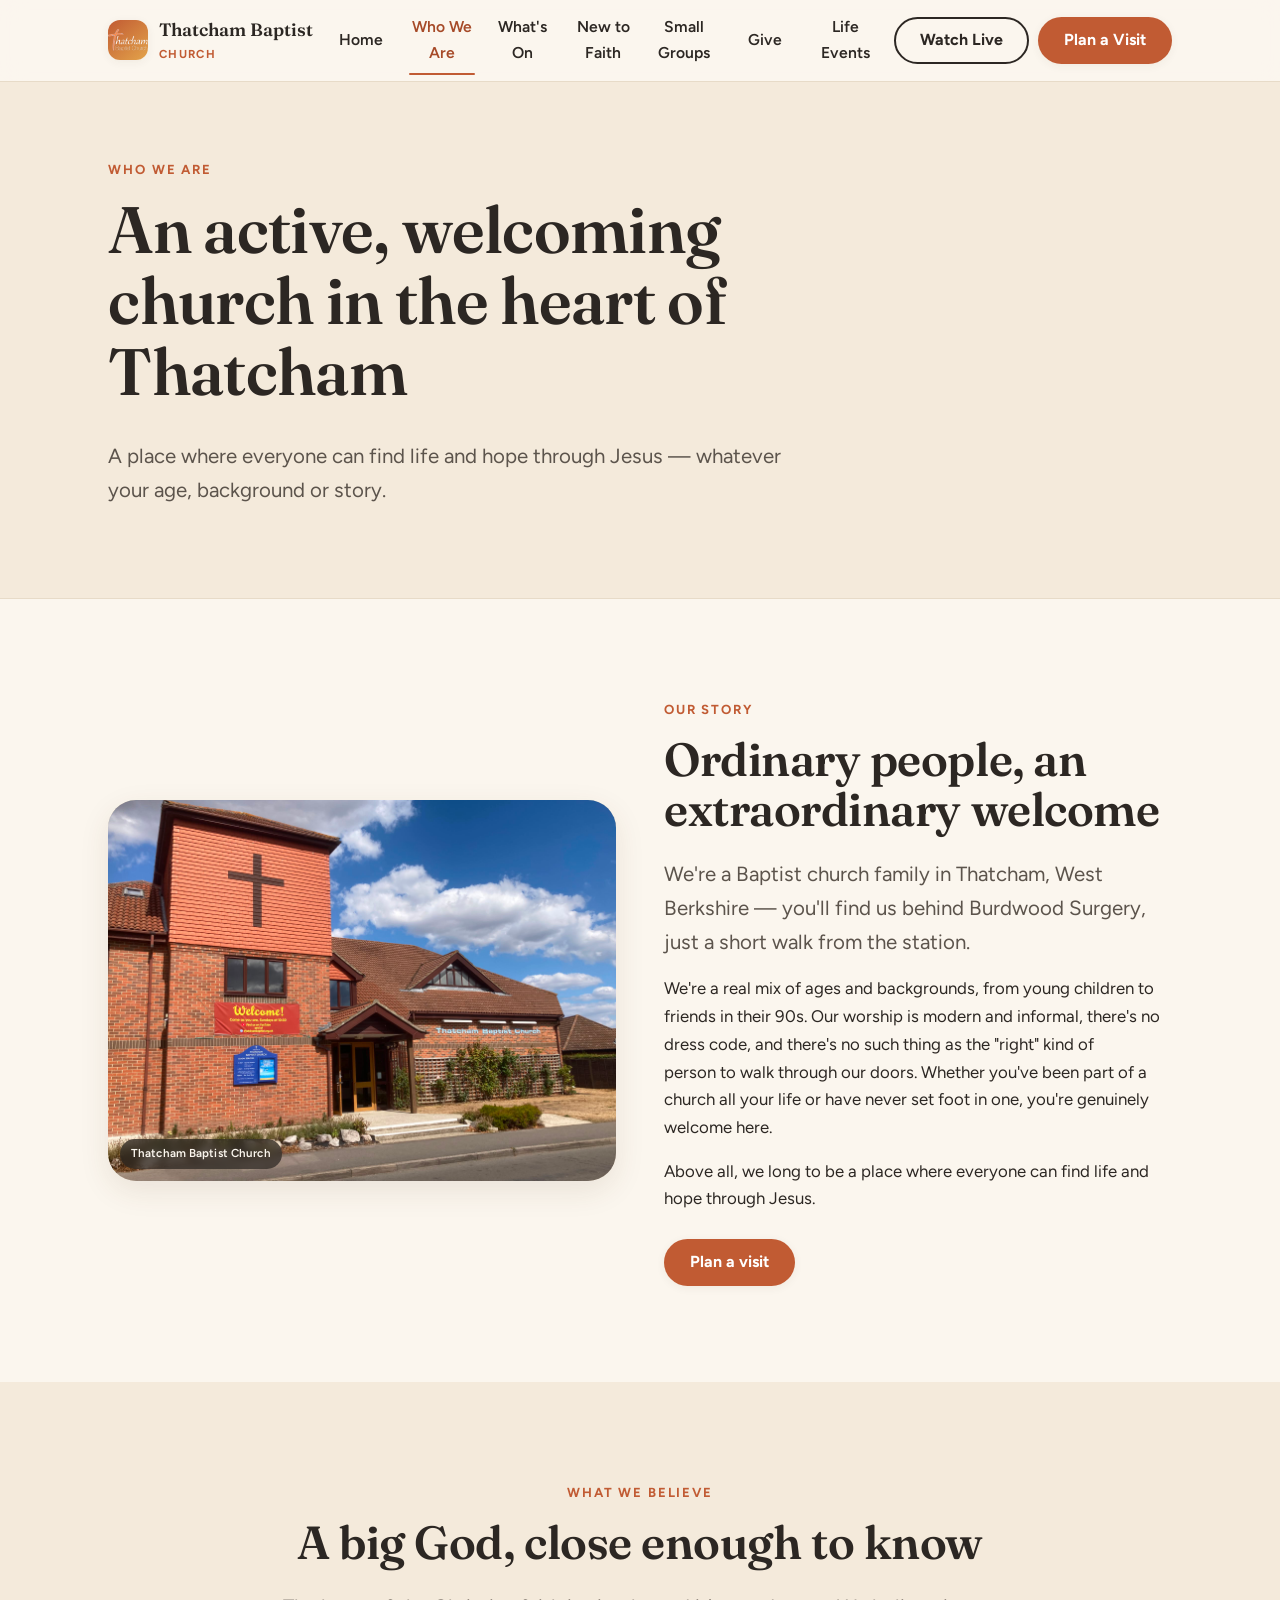
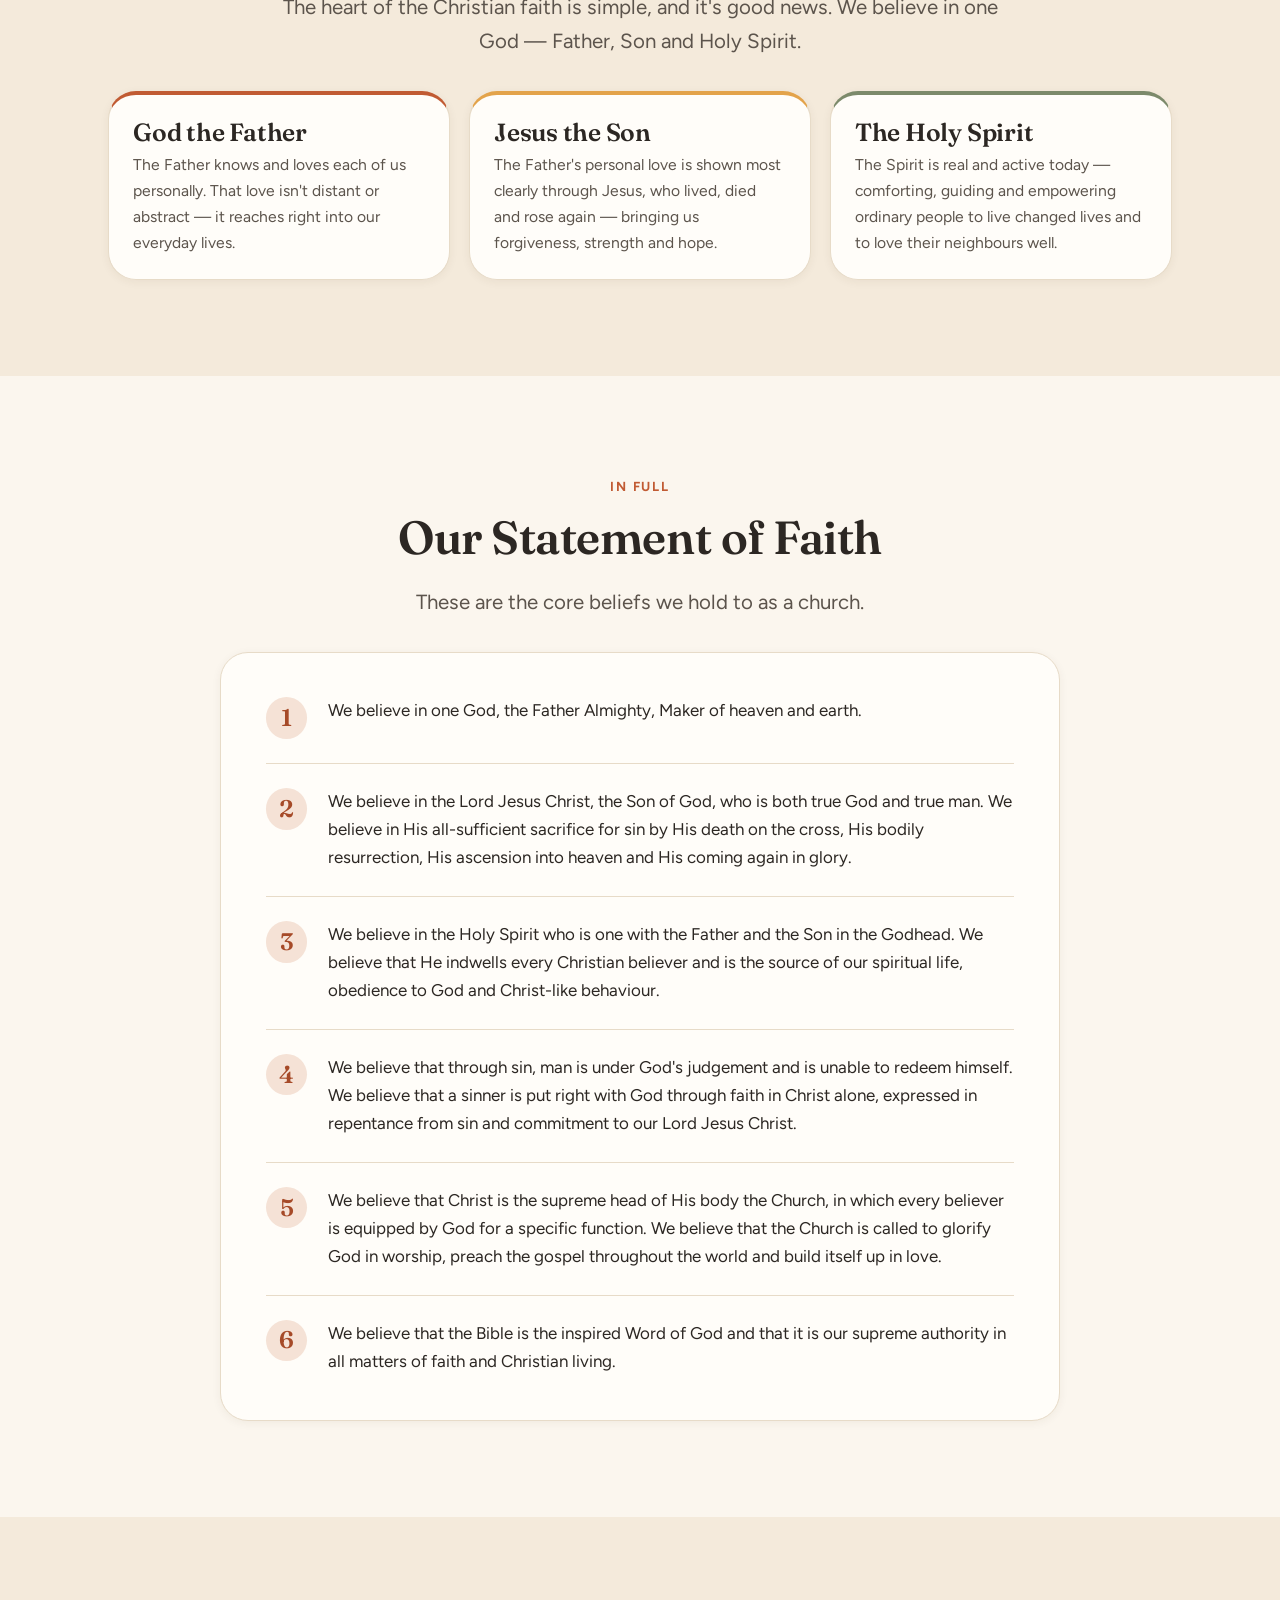
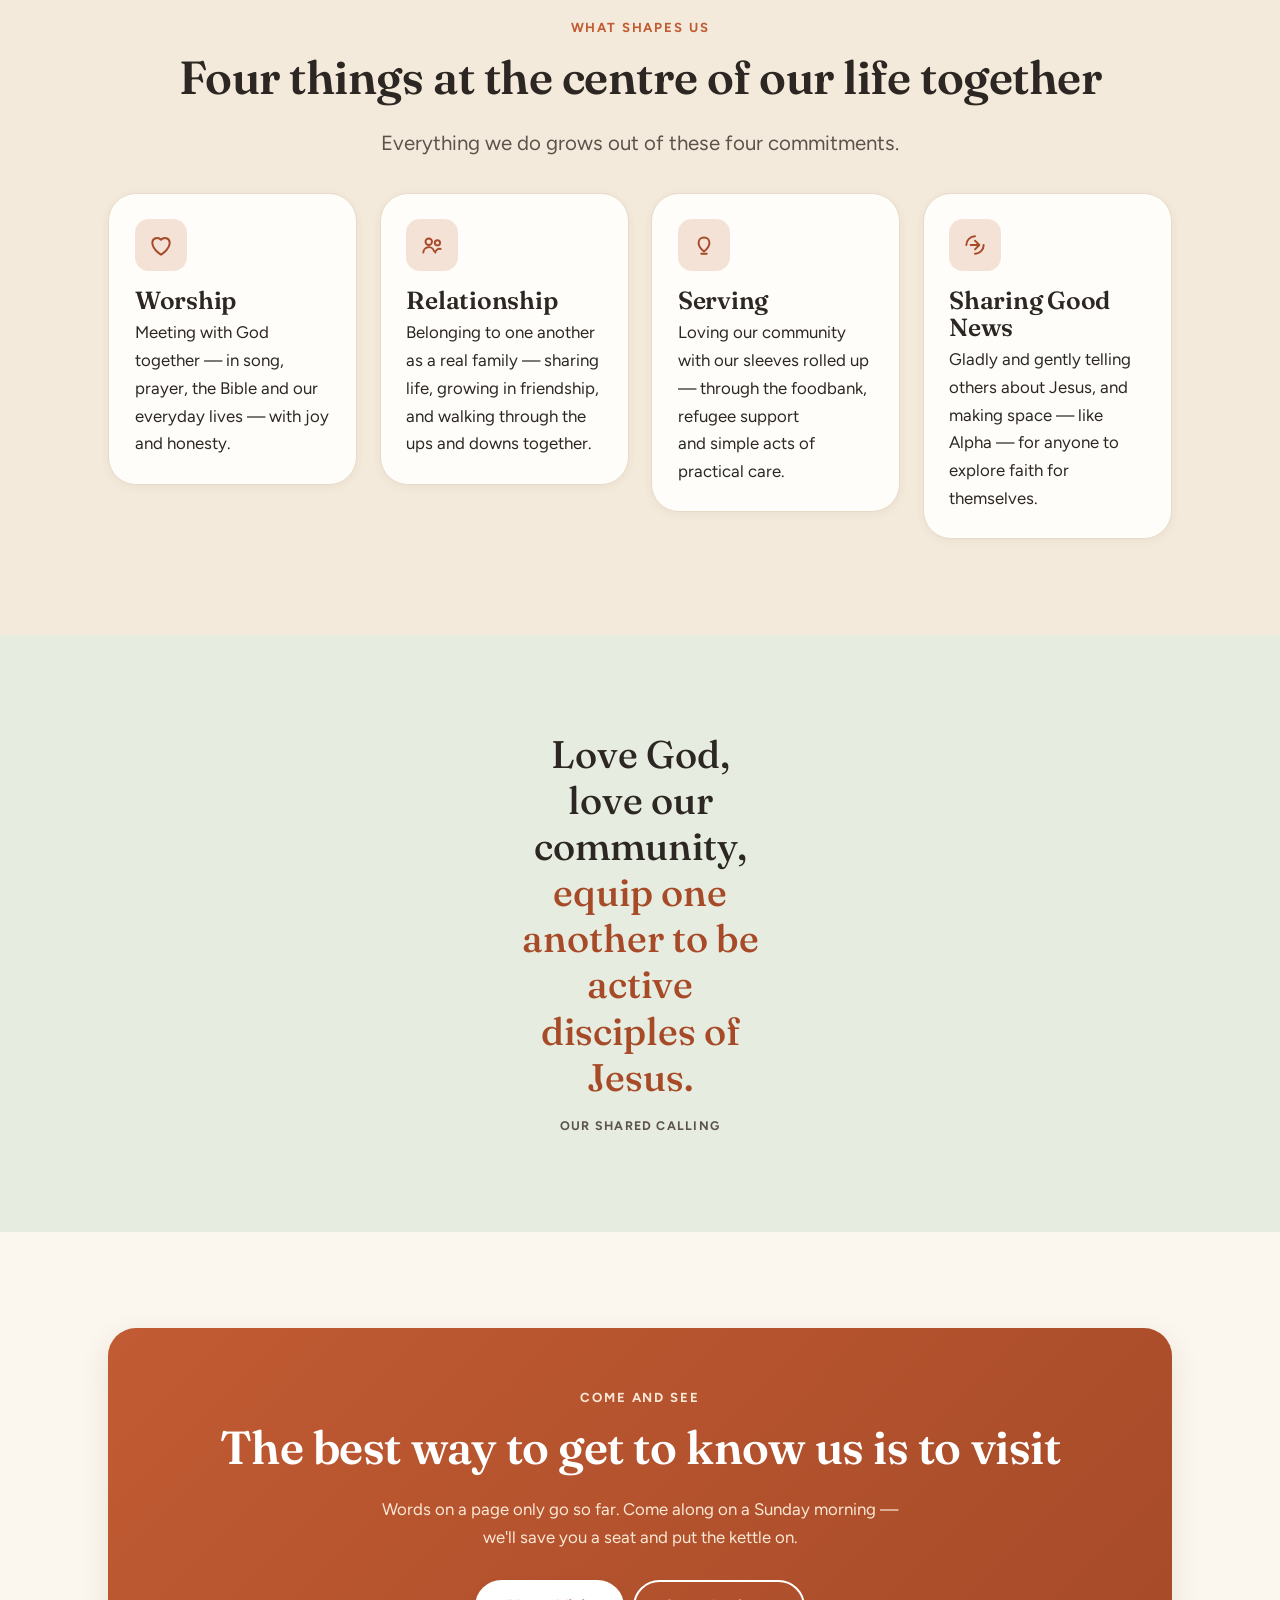
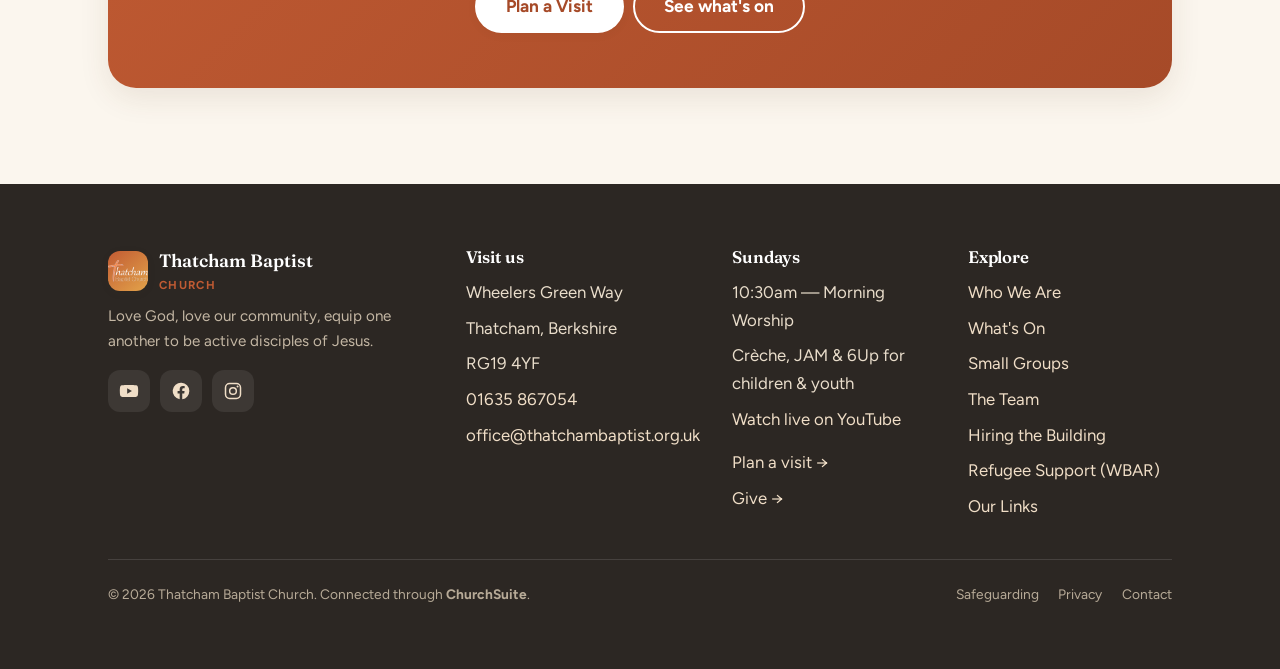
<file: who-we-are.html>
<!DOCTYPE html>
<html lang="en-GB">
<head>
  <meta charset="UTF-8" />
  <meta name="viewport" content="width=device-width, initial-scale=1" />
  <title>Who We Are — Thatcham Baptist Church</title>
  <meta name="description" content="An active, welcoming Baptist church in Thatcham, West Berkshire — all ages, informal worship and dress. A place where everyone can find life and hope through Jesus." />
  <meta name="theme-color" content="#FBF6EE" />
  <link rel="preconnect" href="https://fonts.googleapis.com" />
  <link rel="preconnect" href="https://fonts.gstatic.com" crossorigin />
  <link href="https://fonts.googleapis.com/css2?family=Fraunces:opsz,wght@9..144,400;9..144,500;9..144,600&family=Figtree:wght@400;500;600;700;800&display=swap" rel="stylesheet" />
  <script src="js/site-version.js"></script>
  <script>document.write('<link rel="stylesheet" href="css/styles.css?v=' + ASSET_VERSION + '" />');</script>
  <link rel="icon" href="assets/logo/cropped-circle-cropped.png" />
</head>
<body>
  <a class="skip-link" href="#main">Skip to content</a>

  <header class="site-header">
    <div class="wrap site-header__inner">
      <a class="brand" href="index.html" aria-label="Thatcham Baptist Church home">
        <span class="brand__mark" aria-hidden="true"><img src="assets/logo/Logo-Orange-White.png" alt="" loading="eager" /></span>
        <span><span class="brand__name">Thatcham Baptist</span><span class="brand__sub">Church</span></span>
      </a>
      <nav class="nav" aria-label="Primary">
        <a href="index.html">Home</a>
        <div class="nav-group">
          <a href="who-we-are.html" aria-current="page">Who We Are</a>
          <div class="nav-submenu"><a href="team.html">The Team</a></div>
        </div>
        <a href="whats-on.html">What's On</a>
        <a href="new-to-faith.html">New to Faith</a>
        <a href="small-groups.html">Small Groups</a>
        <a href="give.html">Give</a>
        <a href="life-events.html">Life Events</a>
      </nav>
      <div class="header-cta">
        <a class="btn btn--ghost" href="https://www.youtube.com/@ThatchamBaptistChurch/streams" target="_blank" rel="noopener">Watch Live</a>
        <a class="btn" href="visit.html">Plan a Visit</a>
      </div>
      <button class="nav-toggle" aria-label="Open menu" aria-expanded="false" aria-controls="mobile-nav">
        <svg class="icon-open" viewBox="0 0 24 24" fill="none"><path d="M4 7h16M4 12h16M4 17h16" stroke="currentColor" stroke-width="2" stroke-linecap="round"/></svg>
        <svg class="icon-close" viewBox="0 0 24 24" fill="none"><path d="M6 6l12 12M18 6L6 18" stroke="currentColor" stroke-width="2" stroke-linecap="round"/></svg>
      </button>
    </div>
    <div class="mobile-nav" id="mobile-nav">
      <a href="index.html">Home</a>
      <a href="who-we-are.html" aria-current="page">Who We Are</a>
      <a class="mobile-nav__sublink" href="team.html">The Team</a>
      <a href="whats-on.html">What's On</a>
      <a href="new-to-faith.html">New to Faith</a>
      <a href="small-groups.html">Small Groups</a>
      <a href="give.html">Give</a>
      <a href="life-events.html">Life Events</a>
      <div class="mobile-cta">
        <a class="btn" href="visit.html">Plan a Visit</a>
        <a class="btn btn--ghost" href="https://www.youtube.com/@ThatchamBaptistChurch/streams" target="_blank" rel="noopener">Watch Live</a>
      </div>
    </div>
  </header>

  <main id="main">
    <section class="pagehero">
      <div class="wrap">
        <span class="eyebrow reveal">Who we are</span>
        <h1 class="reveal d1">An active, welcoming church in the heart of Thatcham</h1>
        <p class="lede reveal d2">A place where everyone can find life and hope through Jesus — whatever your age, background or story.</p>
      </div>
    </section>

    <!-- INTRO / STORY -->
    <section class="section">
      <div class="wrap">
        <div class="feature">
          <figure class="ph ph--sand ratio-4-3 feature__media reveal has-photo">
            <img id="who-we-are" class="ph__img" src="assets/church/IMG-20260825-Front1.jpg" alt="Thatcham Baptist Church" loading="lazy" />
            <figcaption class="ph__note">Thatcham Baptist Church</figcaption>
          </figure>
          <div class="reveal d1">
            <span class="eyebrow">Our story</span>
            <h2>Ordinary people, an extraordinary welcome</h2>
            <p class="lede">We're a Baptist church family in Thatcham, West Berkshire — you'll find us behind Burdwood Surgery, just a short walk from the station.</p>
            <p>We're a real mix of ages and backgrounds, from young children to friends in their 90s. Our worship is modern and informal, there's no dress code, and there's no such thing as the "right" kind of person to walk through our doors. Whether you've been part of a church all your life or have never set foot in one, you're genuinely welcome here.</p>
            <p>Above all, we long to be a place where everyone can find life and hope through Jesus.</p>
            <a class="btn mt-1" href="visit.html">Plan a visit</a>
          </div>
        </div>
      </div>
    </section>

    <!-- WHAT WE BELIEVE -->
    <section class="section bg-sand" aria-labelledby="believe-h">
      <div class="wrap">
        <div class="center reveal">
          <span class="eyebrow">What we believe</span>
          <h2 id="believe-h">A big God, close enough to know</h2>
          <p class="lede narrow">The heart of the Christian faith is simple, and it's good news. We believe in one God — Father, Son and Holy Spirit.</p>
        </div>
        <div class="believe mt-3">
          <div class="believe-card reveal">
            <h3>God the Father</h3>
            <p>The Father knows and loves each of us personally. That love isn't distant or abstract — it reaches right into our everyday lives.</p>
          </div>
          <div class="believe-card reveal d1">
            <h3>Jesus the Son</h3>
            <p>The Father's personal love is shown most clearly through Jesus, who lived, died and rose again — bringing us forgiveness, strength and hope.</p>
          </div>
          <div class="believe-card reveal d2">
            <h3>The Holy Spirit</h3>
            <p>The Spirit is real and active today — comforting, guiding and empowering ordinary people to live changed lives and to love their neighbours well.</p>
          </div>
        </div>
      </div>
    </section>

    <!-- STATEMENT OF FAITH -->
    <section class="section" id="statement-of-faith" aria-labelledby="sof-h">
      <div class="wrap">
        <div class="center reveal">
          <span class="eyebrow">In full</span>
          <h2 id="sof-h">Our Statement of Faith</h2>
          <p class="lede narrow">These are the core beliefs we hold to as a church.</p>
        </div>
        <div class="statement-panel reveal mt-3">
          <ol class="statement">
            <li><p>We believe in one God, the Father Almighty, Maker of heaven and earth.</p></li>
            <li><p>We believe in the Lord Jesus Christ, the Son of God, who is both true God and true man. We believe in His all-sufficient sacrifice for sin by His death on the cross, His bodily resurrection, His ascension into heaven and His coming again in glory.</p></li>
            <li><p>We believe in the Holy Spirit who is one with the Father and the Son in the Godhead. We believe that He indwells every Christian believer and is the source of our spiritual life, obedience to God and Christ-like behaviour.</p></li>
            <li><p>We believe that through sin, man is under God's judgement and is unable to redeem himself. We believe that a sinner is put right with God through faith in Christ alone, expressed in repentance from sin and commitment to our Lord Jesus Christ.</p></li>
            <li><p>We believe that Christ is the supreme head of His body the Church, in which every believer is equipped by God for a specific function. We believe that the Church is called to glorify God in worship, preach the gospel throughout the world and build itself up in love.</p></li>
            <li><p>We believe that the Bible is the inspired Word of God and that it is our supreme authority in all matters of faith and Christian living.</p></li>
          </ol>
        </div>
      </div>
    </section>

    <!-- FOUR PILLARS -->
    <section class="section bg-sand" aria-labelledby="pillars-h">
      <div class="wrap">
        <div class="center reveal">
          <span class="eyebrow">What shapes us</span>
          <h2 id="pillars-h">Four things at the centre of our life together</h2>
          <p class="lede narrow">Everything we do grows out of these four commitments.</p>
        </div>
        <div class="grid grid--4 mt-3">
          <div class="card reveal">
            <div class="card__icon"><svg viewBox="0 0 24 24" fill="none"><path d="M12 21s-8-4.9-8-11a4.5 4.5 0 018-2.8A4.5 4.5 0 0120 10c0 6.1-8 11-8 11z" stroke="currentColor" stroke-width="1.8" stroke-linejoin="round"/></svg></div>
            <h3>Worship</h3>
            <p>Meeting with God together — in song, prayer, the Bible and our everyday lives — with joy and honesty.</p>
          </div>
          <div class="card reveal d1">
            <div class="card__icon"><svg viewBox="0 0 24 24" fill="none"><circle cx="9" cy="9" r="3" stroke="currentColor" stroke-width="1.8"/><circle cx="17" cy="10" r="2.4" stroke="currentColor" stroke-width="1.8"/><path d="M4 19a5 5 0 019.8-1.4M15 19a4 4 0 015-3.4" stroke="currentColor" stroke-width="1.8" stroke-linecap="round"/></svg></div>
            <h3>Relationship</h3>
            <p>Belonging to one another as a real family — sharing life, growing in friendship, and walking through the ups and downs together.</p>
          </div>
          <div class="card reveal d2">
            <div class="card__icon"><svg viewBox="0 0 24 24" fill="none"><path d="M12 5c3 0 5 2 5 5 0 4-5 8-5 8s-5-4-5-8c0-3 2-5 5-5z" stroke="currentColor" stroke-width="1.8" stroke-linejoin="round"/><path d="M9.5 20h5" stroke="currentColor" stroke-width="1.8" stroke-linecap="round"/></svg></div>
            <h3>Serving</h3>
            <p>Loving our community with our sleeves rolled up — through the foodbank, refugee support and simple acts of practical care.</p>
          </div>
          <div class="card reveal d3">
            <div class="card__icon"><svg viewBox="0 0 24 24" fill="none"><path d="M4 12a8 8 0 018-8M20 12a8 8 0 01-8 8" stroke="currentColor" stroke-width="1.8" stroke-linecap="round"/><path d="M12 8l4 4-4 4M8 12h8" stroke="currentColor" stroke-width="1.8" stroke-linecap="round" stroke-linejoin="round"/></svg></div>
            <h3>Sharing Good News</h3>
            <p>Gladly and gently telling others about Jesus, and making space — like Alpha — for anyone to explore faith for themselves.</p>
          </div>
        </div>
      </div>
    </section>

    <!-- STRAPLINE -->
    <section class="section bg-sage">
      <div class="wrap strapline reveal">
        <blockquote>Love God, love our community, <span class="accent">equip one another to be active disciples of Jesus.</span></blockquote>
        <cite>Our shared calling</cite>
      </div>
    </section>

    <!-- CTA -->
    <section class="section">
      <div class="wrap">
        <div class="callout reveal">
          <span class="eyebrow" style="color:#FBE9D6">Come and see</span>
          <h2>The best way to get to know us is to visit</h2>
          <p>Words on a page only go so far. Come along on a Sunday morning — we'll save you a seat and put the kettle on.</p>
          <div class="pill-row" style="justify-content:center;margin-top:1.2rem">
            <a class="btn btn--light btn--lg" href="visit.html">Plan a Visit</a>
            <a class="btn btn--ghost btn--lg" style="--fg:#fff;border-color:#fff" href="whats-on.html">See what's on</a>
          </div>
        </div>
      </div>
    </section>
  </main>

  <footer class="site-footer">
    <div class="wrap">
      <div class="footer-grid">
        <div class="footer-brand">
          <a class="brand" href="index.html" aria-label="Thatcham Baptist Church home" style="margin-bottom:.6rem">
            <span class="brand__mark" aria-hidden="true"><img src="assets/logo/Logo-Orange-White.png" alt="" loading="lazy" /></span>
            <span><span class="brand__name">Thatcham Baptist</span><span class="brand__sub">Church</span></span>
          </a>
          <p>Love God, love our community, equip one another to be active disciples of Jesus.</p>
          <div class="socials">
            <a href="https://www.youtube.com/@ThatchamBaptistChurch" target="_blank" rel="noopener" aria-label="YouTube"><svg viewBox="0 0 24 24" fill="currentColor"><path d="M23 12s0-3.4-.4-5a2.6 2.6 0 00-1.8-1.8C19 4.7 12 4.7 12 4.7s-7 0-8.8.5A2.6 2.6 0 001.4 7C1 8.6 1 12 1 12s0 3.4.4 5a2.6 2.6 0 001.8 1.8c1.8.5 8.8.5 8.8.5s7 0 8.8-.5A2.6 2.6 0 0022.6 17c.4-1.6.4-5 .4-5zM9.8 15.3V8.7l5.7 3.3-5.7 3.3z"/></svg></a>
            <a href="https://www.facebook.com/thatchambaptist" target="_blank" rel="noopener" aria-label="Facebook"><svg viewBox="0 0 24 24" fill="currentColor"><path d="M22 12a10 10 0 10-11.6 9.9v-7H7.9V12h2.5V9.8c0-2.5 1.5-3.9 3.8-3.9 1.1 0 2.2.2 2.2.2v2.5h-1.3c-1.2 0-1.6.8-1.6 1.6V12h2.8l-.4 2.9h-2.4v7A10 10 0 0022 12z"/></svg></a>
            <a href="https://www.instagram.com/thatchambaptist" target="_blank" rel="noopener" aria-label="Instagram"><svg viewBox="0 0 24 24" fill="none"><rect x="3" y="3" width="18" height="18" rx="5" stroke="currentColor" stroke-width="1.8"/><circle cx="12" cy="12" r="4" stroke="currentColor" stroke-width="1.8"/><circle cx="17.5" cy="6.5" r="1.2" fill="currentColor"/></svg></a>
          </div>
        </div>
        <div>
          <h4>Visit us</h4>
          <ul>
            <li>Wheelers Green Way</li>
            <li>Thatcham, Berkshire</li>
            <li>RG19 4YF</li>
            <li><a href="tel:+441635867054">01635 867054</a></li>
            <li><a href="mailto:office@thatchambaptist.org.uk">office@thatchambaptist.org.uk</a></li>
          </ul>
        </div>
        <div>
          <h4>Sundays</h4>
          <ul>
            <li>10:30am — Morning Worship</li>
            <li>Crèche, JAM &amp; 6Up for children &amp; youth</li>
            <li><a href="https://www.youtube.com/@ThatchamBaptistChurch/streams" target="_blank" rel="noopener">Watch live on YouTube</a></li>
            <li style="margin-top:.5rem"><a href="visit.html">Plan a visit &rarr;</a></li>
            <li><a href="give.html">Give &rarr;</a></li>
          </ul>
        </div>
        <div>
          <h4>Explore</h4>
          <ul>
            <li><a href="who-we-are.html">Who We Are</a></li>
            <li><a href="whats-on.html">What's On</a></li>
            <li><a href="small-groups.html">Small Groups</a></li>
            <li><a href="team.html">The Team</a></li>
            <li><a href="hiring.html">Hiring the Building</a></li>
            <li><a href="wbar.html">Refugee Support (WBAR)</a></li>
            <li><a href="links.html">Our Links</a></li>
          </ul>
        </div>
      </div>
      <div class="footer-bottom">
        <span>&copy; <span data-year>2026</span> Thatcham Baptist Church. Connected through <strong>ChurchSuite</strong>.</span>
        <span class="links">
          <a href="safeguarding.html">Safeguarding</a>
          <a href="privacy.html">Privacy</a>
          <a href="visit.html">Contact</a>
        </span>
      </div>
    </div>
  </footer>

  <nav class="action-bar" aria-label="Quick actions">
    <a href="visit.html" class="is-primary"><svg viewBox="0 0 24 24" fill="none"><path d="M12 21s-7-5.7-7-11a7 7 0 1114 0c0 5.3-7 11-7 11z" stroke="currentColor" stroke-width="1.8"/><circle cx="12" cy="10" r="2.4" stroke="currentColor" stroke-width="1.8"/></svg>Plan a Visit</a>
    <a href="https://www.youtube.com/@ThatchamBaptistChurch/streams" target="_blank" rel="noopener"><svg viewBox="0 0 24 24" fill="none"><path d="M8 5v14l11-7z" fill="currentColor"/></svg>Watch Live</a>
    <a href="give.html"><svg viewBox="0 0 24 24" fill="none"><path d="M12 21s-8-4.9-8-11a4.5 4.5 0 018-2.8A4.5 4.5 0 0120 10c0 6.1-8 11-8 11z" stroke="currentColor" stroke-width="1.8" stroke-linejoin="round"/></svg>Give</a>
  </nav>

  <script>document.write('<script src="js/main.js?v=' + ASSET_VERSION + '"><\/script>');</script>
</body>
</html>
</file>
<file: css/styles.css>
/* =====================================================================
   Thatcham Baptist Church — redesign demo
   Design system + components. Mobile-first.
   "Church is the people, not the building."
   ===================================================================== */

/* ---------- Design tokens ---------- */
:root {
  /* Warm, natural palette — soft earth tones + one confident accent */
  --cream:        #FBF6EE;   /* page background */
  --cream-2:      #F4EADB;   /* soft sand, alt sections */
  --card:         #FFFDF9;   /* card surface */
  --ink:          #2C2723;   /* warm near-black text (not heavy black) */
  --ink-soft:     #5C544C;   /* secondary text */
  --line:         #E7DBC8;   /* hairlines / borders */

  --clay:         #C15B33;   /* confident accent — warm terracotta */
  --clay-dark:    #A64A28;   /* accent hover */
  --clay-soft:    #F5E2D6;   /* accent tint bg */
  --honey:        #E3A34A;   /* warm secondary */
  --sage:         #7C8A6B;   /* gentle green for balance */
  --sage-soft:    #E7ECE0;

  --radius:       18px;
  --radius-lg:    28px;
  --radius-pill:  999px;

  --shadow-sm:    0 2px 10px rgba(65, 45, 25, .06);
  --shadow:       0 10px 30px rgba(85, 55, 25, .10);
  --shadow-lg:    0 24px 60px rgba(80, 50, 20, .16);

  --maxw:         1140px;
  --gutter:       clamp(1.1rem, 4vw, 2.4rem);

  --font-body:    "Figtree", ui-sans-serif, system-ui, -apple-system, "Segoe UI", Roboto, Helvetica, Arial, sans-serif;
  --font-display: "Fraunces", Georgia, "Times New Roman", serif;

  --ease:         cubic-bezier(.22, 1, .36, 1);
}

/* ---------- Reset-ish ---------- */
*, *::before, *::after { box-sizing: border-box; }
html { -webkit-text-size-adjust: 100%; scroll-behavior: smooth; }
@media (prefers-reduced-motion: reduce) {
  html { scroll-behavior: auto; }
  * { animation-duration: .001ms !important; transition-duration: .001ms !important; }
}
body {
  margin: 0;
  font-family: var(--font-body);
  color: var(--ink);
  background: var(--cream);
  line-height: 1.65;
  font-size: 1.05rem;
  -webkit-font-smoothing: antialiased;
  text-rendering: optimizeLegibility;
  overflow-x: hidden;
}
img, svg { max-width: 100%; display: block; }
a { color: var(--clay-dark); text-decoration-thickness: 1px; text-underline-offset: 3px; }
h1, h2, h3, h4 {
  font-family: var(--font-display);
  font-weight: 600;
  line-height: 1.08;
  letter-spacing: -0.01em;
  color: var(--ink);
  margin: 0 0 .5em;
}
h1 { font-size: clamp(2.3rem, 7vw, 4.1rem); font-optical-sizing: auto; }
h2 { font-size: clamp(1.8rem, 4.6vw, 2.9rem); }
h3 { font-size: clamp(1.25rem, 2.6vw, 1.55rem); }
p  { margin: 0 0 1rem; text-wrap: pretty; -webkit-text-wrap: pretty; }
:focus-visible { outline: 3px solid var(--clay); outline-offset: 3px; border-radius: 6px; }

/* ---------- Layout helpers ---------- */
.wrap { width: 100%; max-width: var(--maxw); margin-inline: auto; padding-inline: var(--gutter); }
.section { padding-block: clamp(3.2rem, 8vw, 6rem); }
.section--tight { padding-block: clamp(2.2rem, 5vw, 3.4rem); }
.bg-sand   { background: var(--cream-2); }
.bg-sage   { background: var(--sage-soft); }
.center    { text-align: center; }
.narrow    { max-width: 720px; margin-inline: auto; }
.eyebrow {
  display: inline-block;
  font-family: var(--font-body);
  font-weight: 700;
  font-size: .82rem;
  letter-spacing: .14em;
  text-transform: uppercase;
  color: var(--clay);
  margin-bottom: .9rem;
}
.lede { font-size: clamp(1.1rem, 2.2vw, 1.28rem); color: var(--ink-soft); }
.desktop-break br { display: none; }
@media (min-width: 940px) {
  .desktop-break br { display: inline; }
}
.skip-link {
  position: absolute;
  left: -9999px;
  top: 0.6rem;
  background: var(--clay);
  color: #fff;
  padding: .45rem .8rem;
  border-radius: 6px;
  z-index: 999;
  transition: left .15s var(--ease);
}
.skip-link:focus { left: .5rem; }

/* ---------- Buttons ---------- */
.btn {
  --bg: var(--clay); --fg: #fff;
  display: inline-flex; align-items: center; justify-content: center; gap: .5rem;
  font-family: var(--font-body); font-weight: 700; font-size: 1rem;
  padding: .85rem 1.5rem; border-radius: var(--radius-pill);
  background: var(--bg); color: var(--fg); border: 2px solid transparent;
  cursor: pointer; text-decoration: none; line-height: 1;
  transition: transform .25s var(--ease), background .2s var(--ease), box-shadow .25s var(--ease);
  box-shadow: var(--shadow-sm);
}
.btn:hover { transform: translateY(-2px); background: var(--clay-dark); box-shadow: var(--shadow); }
.btn:active { transform: translateY(0); }
.btn--ghost { --bg: transparent; --fg: var(--ink); border-color: var(--ink); box-shadow: none; }
.btn--ghost:hover { --bg: var(--ink); --fg: #fff; background: var(--ink); }
.btn--light { --bg: #fff; --fg: var(--clay-dark); }
.btn--light:hover { background: #fff; color: var(--clay-dark); }
.btn--sage { --bg: var(--sage); }
.btn--sage:hover { background: #6a785b; }
.btn--lg { font-size: 1.08rem; padding: 1rem 1.8rem; }
.btn__icon { width: 1.15em; height: 1.15em; }

/* ---------- Header ---------- */
.site-header {
  position: sticky; top: 0; z-index: 100;
  background: rgba(251, 246, 238, .82);
  backdrop-filter: saturate(1.4) blur(12px);
  -webkit-backdrop-filter: saturate(1.4) blur(12px);
  border-bottom: 1px solid var(--line);
}
.site-header__inner {
  display: flex; align-items: center; gap: 1rem;
  min-height: 66px; padding-block: .5rem;
}
.brand { display: flex; align-items: center; gap: .65rem; text-decoration: none; margin-right: auto; }
.brand__mark {
  width: 40px; height: 40px; flex: none; border-radius: 12px;
  background: linear-gradient(140deg, var(--clay), var(--honey));
  display: grid; place-items: center; color: #fff; box-shadow: var(--shadow-sm);
}
.brand__mark svg { width: 22px; height: 22px; }
.brand__name { font-family: var(--font-display); font-weight: 600; font-size: 1.12rem; color: var(--ink); line-height: 1.05; }
.brand__sub  { display: block; font-family: var(--font-body); font-size: .72rem; letter-spacing: .12em; text-transform: uppercase; color: var(--clay); font-weight: 700; }

.nav { display: none; }
.nav-group { position: relative; }
.nav a {
  font-weight: 600; color: var(--ink); text-decoration: none; font-size: .98rem;
  padding: .4rem .1rem; position: relative;
}
.nav a::after {
  content: ""; position: absolute; left: 0; right: 0; bottom: -2px; height: 2px;
  background: var(--clay); border-radius: 2px; transform: scaleX(0); transform-origin: left;
  transition: transform .25s var(--ease);
}
.nav a:hover::after, .nav a[aria-current="page"]::after { transform: scaleX(1); }
.nav a[aria-current="page"] { color: var(--clay-dark); }
.nav-submenu {
  display: none;
  position: absolute;
  top: 100%;
  left: -.8rem;
  z-index: 110;
  min-width: 10rem;
  padding: .45rem;
  border: 1px solid var(--line);
  border-radius: 12px;
  background: var(--cream);
  box-shadow: var(--shadow-sm);
}
.nav-group:hover .nav-submenu,
.nav-group:focus-within .nav-submenu { display: block; }
.nav .nav-submenu a {
  display: block;
  padding: .65rem .75rem;
  border-radius: 8px;
  white-space: nowrap;
}
.nav .nav-submenu a::after { display: none; }
.nav .nav-submenu a:hover,
.nav .nav-submenu a[aria-current="page"] { background: var(--card); }

.header-cta { display: none; gap: .55rem; }

.nav-toggle {
  margin-left: auto; width: 46px; height: 46px; display: grid; place-items: center;
  background: var(--card); border: 1px solid var(--line); border-radius: 12px; cursor: pointer;
  color: var(--ink); box-shadow: var(--shadow-sm);
}
.nav-toggle svg { width: 24px; height: 24px; }
.nav-toggle .icon-close { display: none; }
.nav-toggle[aria-expanded="true"] .icon-open { display: none; }
.nav-toggle[aria-expanded="true"] .icon-close { display: block; }

/* Mobile drawer */
.mobile-nav {
  display: none;
  border-top: 1px solid var(--line);
  background: var(--cream);
  padding: .6rem var(--gutter) 1.4rem;
}
.mobile-nav.open { display: block; animation: drop .3s var(--ease); }
@keyframes drop { from { opacity: 0; transform: translateY(-8px); } to { opacity: 1; transform: none; } }
.mobile-nav a {
  display: block; padding: .95rem .4rem; font-weight: 600; font-size: 1.12rem;
  color: var(--ink); text-decoration: none; border-bottom: 1px solid var(--line);
}
.mobile-nav a[aria-current="page"] { color: var(--clay-dark); }
.mobile-nav a.mobile-nav__sublink {
  padding-left: 1.5rem;
  font-size: 1rem;
  color: var(--ink-soft);
}
.mobile-nav .mobile-cta { display: flex; flex-wrap: wrap; gap: .6rem; margin-top: 1.1rem; }
.mobile-nav .mobile-cta .btn { flex: 1 1 auto; }

@media (min-width: 1120px) {
  .nav {
    display: grid;
    grid-template-columns: repeat(7, minmax(0, 1fr));
    flex: 1 1 0;
    gap: clamp(.75rem, 1.2vw, 1rem);
    align-items: center;
  }
  .nav > a, .nav-group > a {
    display: flex;
    justify-content: center;
    text-align: center;
  }
  .header-cta { display: flex; }
  .nav-toggle { display: none; }
}

/* ---------- Mobile sticky action bar (the 3 money actions) ---------- */
.action-bar {
  position: fixed; left: 0; right: 0; bottom: 0; z-index: 90;
  display: grid; grid-template-columns: repeat(3, 1fr); gap: 0;
  background: rgba(44, 39, 35, .96);
  backdrop-filter: blur(8px);
  border-top: 1px solid rgba(255,255,255,.08);
  padding: .35rem .35rem calc(.35rem + env(safe-area-inset-bottom, 0));
}
.action-bar a {
  display: flex; flex-direction: column; align-items: center; gap: .18rem;
  padding: .5rem .3rem; text-decoration: none; color: #F4EADB;
  font-size: .78rem; font-weight: 700; border-radius: 12px;
}
.action-bar a svg { width: 22px; height: 22px; }
.action-bar a:active { background: rgba(255,255,255,.08); }
.action-bar a.is-primary { color: var(--honey); }
body { padding-bottom: 74px; } /* room for bar on mobile */
@media (min-width: 940px) {
  .action-bar { display: none; }
  body { padding-bottom: 0; }
}

/* ---------- Placeholder image blocks ---------- */
.ph {
  position: relative; margin: 0; border-radius: var(--radius-lg); overflow: hidden;
  background: linear-gradient(135deg, var(--honey), var(--clay));
  box-shadow: var(--shadow);
  isolation: isolate;
}
.ph::after { /* subtle grain/vignette */
  content: ""; position: absolute; inset: 0;
  background: radial-gradient(120% 120% at 20% 10%, rgba(255,255,255,.28), transparent 45%),
              radial-gradient(120% 120% at 90% 90%, rgba(0,0,0,.22), transparent 55%);
  z-index: 1; pointer-events: none;
}
.ph__art { position: absolute; inset: 0; display: grid; place-items: center; z-index: 0; }
.ph__art svg { width: 46%; height: auto; opacity: .9; }
.ph__note {
  position: absolute; left: .7rem; bottom: .7rem; z-index: 2;
  background: rgba(44,39,35,.72); color: #FBF6EE;
  font-size: .72rem; font-weight: 600; letter-spacing: .01em;
  padding: .35rem .7rem; border-radius: var(--radius-pill);
  backdrop-filter: blur(4px);
}
/* palette variants for variety */
.ph--sunrise { background: linear-gradient(135deg, #F0B455, #C15B33); }
.ph--grove   { background: linear-gradient(135deg, #9CAE84, #5F6E4C); }
.ph--dusk    { background: linear-gradient(135deg, #C15B33, #7A4E63); }
.ph--sand    { background: linear-gradient(135deg, #E9C88F, #C98F55); }
.ph--slate   { background: linear-gradient(135deg, #8A98A6, #4E5B69); }
/* Real photo filling a placeholder frame */
.ph__img { position: absolute; inset: 0; width: 100%; height: 100%; object-fit: cover; object-position: center 16%; transform: scale(1.05); transform-origin: center center; background: #e7dbc8; z-index: 0; }
.photo-soft { filter: saturate(.88) brightness(.97) contrast(.98); }
.alpha-photo .ph__img { transform: none; object-fit: contain; object-position: center center; background: #f7efe6; }
.ph.has-photo { background: #E7DBC8; }
.ph.has-photo::after { background: none; }
.hero__media .ph.has-photo::after {
  background: linear-gradient(180deg, rgba(28,20,14,.34) 0%, rgba(28,20,14,.12) 40%, rgba(24,17,11,.72) 100%),
              radial-gradient(120% 90% at 15% 10%, rgba(255,255,255,.14), transparent 50%);
}
.person__photo img { position: absolute; inset: 0; width: 100%; height: 100%; object-fit: cover; object-position: center top; z-index: 0; }
.map-frame { display: block; width: 100%; aspect-ratio: 4 / 3; border: 0; border-radius: var(--radius-lg); box-shadow: var(--shadow); background: #E7DBC8; }
.card__icon--photo { padding: 0; overflow: hidden; }
.card__icon--photo img { width: 100%; height: 100%; object-fit: cover; object-position: center top; }

.ratio-16-9 { aspect-ratio: 16 / 9; }
.ratio-4-3  { aspect-ratio: 4 / 3; }
.ratio-1-1  { aspect-ratio: 1 / 1; }
.ratio-3-4  { aspect-ratio: 3 / 4; }

/* ---------- Hero ---------- */
.hero { position: relative; overflow: hidden; }
.hero__media { position: absolute; inset: 0; z-index: 0; }
.hero__media .ph { height: 100%; width: 100%; border-radius: 0; box-shadow: none; }
.hero__media .ph::after {
  background: linear-gradient(180deg, rgba(30,22,16,.10) 0%, rgba(30,22,16,.04) 40%, rgba(24,17,11,.28) 100%),
              radial-gradient(120% 90% at 15% 10%, rgba(255,255,255,.06), transparent 50%);
}

@media (min-width: 720px) {
  .hero__media .ph__img { object-position: center 16% !important; transform: scale(0.95); }
}
.hero__media .ph__img { object-position: 32% 18% !important; transform: none; }

.hero__inner {
  position: relative; z-index: 2;
  min-height: min(86vh, 720px);
  display: flex; flex-direction: column; justify-content: flex-end;
  padding-block: clamp(3rem, 10vw, 6rem);
  color: #fff;
}
.hero__eyebrow { color: #FBE9D6; }
.hero h1 { color: #fff; text-shadow: 0 2px 30px rgba(0,0,0,.28); max-width: 15ch; }
.hero__lede { color: #FBF1E6; font-size: clamp(1.1rem, 2.4vw, 1.4rem); max-width: 40ch; margin-bottom: 1.6rem; text-shadow: 0 2px 20px rgba(0,0,0,.35); }
.hero__cta { display: flex; flex-wrap: wrap; gap: .7rem; }
.hero__note { position: absolute; right: .7rem; bottom: .7rem; z-index: 3; }

/* Page hero (interior pages) — simpler band */
.pagehero { background: var(--cream-2); border-bottom: 1px solid var(--line); }
.pagehero .wrap { padding-block: clamp(2.6rem, 7vw, 4.6rem); }
.pagehero h1 { max-width: 18ch; }
.pagehero p { max-width: 55ch; }

/* ---------- Cards & grids ---------- */
.grid { display: grid; gap: 1.4rem; align-items: start; }
.grid--2 { grid-template-columns: 1fr; }
.grid--3 { grid-template-columns: 1fr; }
.grid--4 { grid-template-columns: 1fr; }
@media (min-width: 620px) {
  .grid--2 { grid-template-columns: repeat(2, 1fr); }
  .grid--3 { grid-template-columns: repeat(2, 1fr); }
  .grid--4 { grid-template-columns: repeat(2, 1fr); }
}
@media (min-width: 940px) {
  .grid--3 { grid-template-columns: repeat(3, 1fr); }
  .grid--4 { grid-template-columns: repeat(4, 1fr); }
}

.card {
  background: var(--card); border: 1px solid var(--line); border-radius: var(--radius-lg);
  padding: 1.6rem; box-shadow: var(--shadow-sm);
  transition: transform .3s var(--ease), box-shadow .3s var(--ease), border-color .3s var(--ease);
}
.card:hover { transform: translateY(-4px); box-shadow: var(--shadow); border-color: #dcccb2; }
.card h3 { margin-bottom: .35rem; }
.card p:last-child { margin-bottom: 0; }
.card__icon {
  width: 52px; height: 52px; border-radius: 14px; display: grid; place-items: center;
  background: var(--clay-soft); color: var(--clay-dark); margin-bottom: 1rem;
}
.card__icon svg { width: 26px; height: 26px; }
.card--link { text-decoration: none; color: inherit; display: flex; flex-direction: column; height: 100%; }
.grid--3 > .card--link { align-self: stretch; }
.card--link .more { color: var(--clay-dark); font-weight: 700; display: inline-flex; align-items: center; gap: .3rem; }
.card--link .more { margin-top: auto; }
.card--link:hover .more { gap: .55rem; }

/* Balanced grid: a lone item on the last row sits centred instead of stranded left */
@media (min-width: 620px) and (max-width: 939px) {
  .grid--3.grid--balanced > :last-child:nth-child(2n+1) {
    grid-column: 1 / -1; justify-self: center; width: calc(50% - .7rem);
  }
}
@media (min-width: 940px) {
  .grid--3.grid--balanced > :last-child:nth-child(3n+1) { grid-column: 2; }
}
/* A block following a grid keeps the same spacing as the gap between grid items */
.grid + .service-card { margin-top: 1.4rem; }

/* Feature (image + text) */
.feature { display: grid; gap: clamp(1.6rem, 4vw, 3rem); align-items: center; }
.feature--single { max-width: min(960px, 100%); margin-inline: auto; width: 100%; }
@media (min-width: 860px) {
  .feature { grid-template-columns: 1fr 1fr; }
  .feature--reverse .feature__media { order: 2; }
}


@media (min-width: 720px) {
  #new-here{
    object-position: center top !important;
    transform: translateY(7%) scale(1.15);
  }
}
#new-here{
  object-position: center top !important;
  transform: translateY(7%) scale(1.15);
}

/* removed: previous nudge caused distortion — default image framing retained */

/* ---------- Service times block ---------- */
.services {
  display: grid; gap: 1.2rem; grid-template-columns: 1fr;
}
@media (min-width: 720px) { .services { grid-template-columns: 1fr 1fr; } }
.service-card {
  background: var(--card); border: 1px solid var(--line); border-radius: var(--radius-lg);
  padding: 1.7rem; box-shadow: var(--shadow-sm); position: relative;
}
.service-card__time {
  font-family: var(--font-display); font-size: 2.1rem; color: var(--clay-dark); line-height: 1;
  margin-bottom: .3rem; font-weight: 600;
}
.service-card ul { margin: .8rem 0 0; padding: 0; list-style: none; display: flex; flex-wrap: wrap; gap: .5rem; }
.service-card > .chip + h3 { margin-top: 1rem; }
.chip {
  display: inline-flex; align-items: center; gap: .35rem;
  background: var(--sage-soft); color: #45503a; font-weight: 600; font-size: .84rem;
  padding: .3rem .7rem; border-radius: var(--radius-pill);
}
.chip--clay { background: var(--clay-soft); color: var(--clay-dark); }

/* Info strip (address / phone / live) */
.infoline { display: grid; gap: .75rem 1.5rem; align-items: start; color: var(--ink-soft); font-weight: 600; grid-template-columns: 1fr; }
.infoline span { display: inline-flex; align-items: flex-start; gap: .45rem; }
.infoline svg { width: 1.15em; height: 1.15em; color: var(--clay); margin-top: .1rem; }
.infoline .address-lines { display: grid; gap: .15rem; }
.infoline .address-lines span { display: block; line-height: 1.4; }
.service-info-card { max-width: 760px; margin-inline: auto; display: grid; grid-template-columns: 1fr auto; gap: 1rem; align-items: center; }
@media (min-width: 640px) { .service-info-card { grid-template-columns: minmax(0, 1fr) auto; } }

/* Defensive: ensure address lines always stack correctly (override caching/older CSS) */
.service-info-card .address-lines span { display: block !important; }

/* ---------- What's On schedule ---------- */
.filters { display: flex; flex-wrap: wrap; gap: .5rem; margin-bottom: 2rem; }
.filter-btn {
  font-family: var(--font-body); font-weight: 700; font-size: .92rem; cursor: pointer;
  padding: .55rem 1.1rem; border-radius: var(--radius-pill);
  background: var(--card); color: var(--ink); border: 1.5px solid var(--line);
  transition: all .2s var(--ease);
}
.filter-btn:hover { border-color: var(--clay); }
.filter-btn.active { background: var(--clay); color: #fff; border-color: var(--clay); }

.day-group, .event-card { margin-bottom: 2.4rem; scroll-margin-top: 90px; }
.day-group__head { display: flex; align-items: baseline; gap: .8rem; margin-bottom: 1rem; }
.day-group__head h2 { margin: 0; }
.section[id] { scroll-margin-top: 90px; }
.services { align-items: start; }
.services > .service-card { align-self: start; }
.day-group__head .count { color: var(--ink-soft); font-weight: 600; font-size: .9rem; }
.event-card {
  display: grid; grid-template-columns: auto 1fr; gap: 1rem 1.2rem; align-items: start;
  background: var(--card); border: 1px solid var(--line); border-radius: var(--radius);
  padding: 1.2rem 1.3rem; box-shadow: var(--shadow-sm); margin-bottom: .9rem;
  transition: transform .25s var(--ease), box-shadow .25s var(--ease);
}
.event-card:hover { transform: translateY(-3px); box-shadow: var(--shadow); }
.event-card__time {
  font-family: var(--font-display); font-weight: 600; color: var(--clay-dark);
  font-size: 1.05rem; white-space: nowrap; padding-top: .1rem;
}
.event-card h3 { margin: 0 0 .2rem; font-size: 1.2rem; }
.event-card p { margin: 0; color: var(--ink-soft); font-size: .98rem; }
.tag {
  display: inline-block; font-size: .72rem; font-weight: 700; letter-spacing: .04em;
  text-transform: uppercase; color: var(--sage); margin-top: .5rem;
}

/* ---------- Team ---------- */
/* Unified leadership grid — one card format for the whole team.
   Cards in a row stretch to equal height; bios of any length flow gracefully. */
.team-grid { display: grid; gap: 1.4rem; grid-template-columns: 1fr; align-items: stretch; }
@media (min-width: 560px) { .team-grid { grid-template-columns: repeat(2, 1fr); } }
@media (min-width: 900px) { .team-grid { grid-template-columns: repeat(3, 1fr); } }
.person {
  display: flex; flex-direction: column; text-align: center;
  background: var(--card); border: 1px solid var(--line); border-radius: var(--radius-lg);
  padding: 1.4rem; box-shadow: var(--shadow-sm);
}
.person__photo {
  aspect-ratio: 1/1; width: 100%; max-width: 210px; margin: 0 auto 1rem;
  border-radius: var(--radius-lg); position: relative; overflow: hidden;
  display: grid; place-items: center; box-shadow: var(--shadow-sm);
}
.person__photo .initials {
  font-family: var(--font-display); font-weight: 600; font-size: clamp(1.8rem, 6vw, 2.6rem);
  color: rgba(255,255,255,.92);
}
.person__photo--anne img {
  object-fit: contain;
  object-position: center center;
  transform: none;
}

@media (min-width: 720px) {
  /* Slightly scale down team/person photos on desktop to give more breathing room */
  #who-we-are{
    transform: scale(1) !important;
    transform-origin: center center;
    transition: transform .25s var(--ease);
  }
}
#who-we-are{
  object-position: 55% 14% !important;
  transform: scale(1) !important;
  transition: transform .18s var(--ease);
}

.person__photo .tagchip {
  position: absolute; bottom: .45rem; left: 50%; transform: translateX(-50%);
  background: rgba(44,39,35,.66); color: #FBF6EE; font-size: .62rem; font-weight: 600;
  padding: .2rem .55rem; border-radius: var(--radius-pill); white-space: nowrap;
}
.person__name { font-family: var(--font-display); font-weight: 600; font-size: 1.12rem; margin: 0; }
.person__role { color: var(--clay-dark); font-weight: 700; font-size: .86rem; margin: .1rem 0 .3rem; }
.person__bio  { color: var(--ink-soft); font-size: .9rem; margin: 0; }
/* Email link sits at the foot of the card so buttons line up across a row. */
.person__contact { margin: auto auto 0; padding-top: .9rem; }
.person__contact a { display: inline-flex; align-items: center; gap: .45rem; font-weight: 700; font-size: .92rem; }
.person__contact svg { width: 1.1em; height: 1.1em; flex: none; }

/* Photo gradient variants (cycled) */
.g1{background:linear-gradient(135deg,#E3A34A,#C15B33)} .g2{background:linear-gradient(135deg,#9CAE84,#5F6E4C)}
.g3{background:linear-gradient(135deg,#C98F55,#8A5A3B)} .g4{background:linear-gradient(135deg,#C15B33,#7A4E63)}
.g5{background:linear-gradient(135deg,#7C8A6B,#4E5B69)} .g6{background:linear-gradient(135deg,#E9C88F,#C98F55)}

/* ---------- Callout / accent band ---------- */
.callout {
  background: linear-gradient(135deg, var(--clay), var(--clay-dark));
  color: #fff; border-radius: var(--radius-lg); padding: clamp(2rem, 5vw, 3.4rem);
  box-shadow: var(--shadow); text-align: center;
}
.callout h2 { color: #fff; }
.callout p { color: #FBE9D6; max-width: 50ch; margin-inline: auto; }
.callout .btn { margin-top: .6rem; }
.callout--sage { background: linear-gradient(135deg, var(--sage), #5F6E4C); }
.callout--sage p { color: #EAF0E1; }

/* ---------- Quote ---------- */
.quote { text-align: center; max-width: 20ch; margin-inline: auto; }
.quote blockquote {
  font-family: var(--font-display); font-size: clamp(1.8rem, 5vw, 3rem);
  line-height: 1.15; color: var(--ink); margin: 0; font-weight: 500; max-width: 16ch; margin-inline: auto;
}
.quote cite { display: block; margin-top: 1.2rem; color: var(--clay-dark); font-style: normal; font-weight: 700; letter-spacing: .04em; text-transform: uppercase; font-size: .82rem; max-width: none; }

/* ---------- Community strip ---------- */
.outreach { display: grid; gap: 1.2rem; grid-template-columns: 1fr; }
@media (min-width: 720px) {
  .outreach { display: flex; justify-content: center; gap: 1.2rem; flex-wrap: wrap; }
  .outreach-card { max-width: 360px; flex: 1 1 360px; }
}
.outreach-card { background: var(--card); border: 1px solid var(--line); border-radius: var(--radius); padding: 1.4rem; box-shadow: var(--shadow-sm); }
.outreach-card h3 { font-size: 1.15rem; }
.outreach-card p { color: var(--ink-soft); font-size: .95rem; margin: 0; }
.outreach-card .more { color: var(--clay-dark); font-weight: 700; font-size: .92rem; display: inline-flex; align-items: center; gap: .3rem; margin-top: .9rem; }
.outreach-card .more:hover { gap: .55rem; }

/* ---------- Form (visual only) ---------- */
.form-note {
  background: var(--sage-soft); border: 1px dashed var(--sage); border-radius: 12px;
  padding: .8rem 1rem; font-size: .9rem; color: #45503a; margin-bottom: 1.4rem; font-weight: 600;
}
.form-grid { display: grid; gap: 1.1rem; grid-template-columns: 1fr; }
@media (min-width: 620px) { .form-grid .col-2 { grid-column: span 2; } .form-grid { grid-template-columns: 1fr 1fr; } }
.field label { display: block; font-weight: 700; margin-bottom: .35rem; font-size: .92rem; }
.field input, .field select, .field textarea {
  width: 100%; font: inherit; color: var(--ink);
  background: var(--card); border: 1.5px solid var(--line); border-radius: 12px;
  padding: .8rem .9rem;
}
.field input:focus, .field select:focus, .field textarea:focus { border-color: var(--clay); outline: none; box-shadow: 0 0 0 3px var(--clay-soft); }
.field textarea { min-height: 120px; resize: vertical; }

/* ---------- Definition list (believe / expect) ---------- */
.checklist { list-style: none; margin: 0; padding: 0; display: grid; gap: 1rem; }
.checklist li { display: grid; grid-template-columns: auto 1fr; gap: .9rem; align-items: start; }
.checklist .tick {
  width: 30px; height: 30px; border-radius: 50%; background: var(--clay-soft); color: var(--clay-dark);
  display: grid; place-items: center; flex: none;
}
.checklist .tick svg { width: 16px; height: 16px; }
.checklist strong { display: block; }
.checklist span { color: var(--ink-soft); }

/* ---------- Footer ---------- */
.site-footer { background: var(--ink); color: #E9DDCB; padding-block: clamp(2.6rem, 6vw, 4rem); margin-top: 0; }
.site-footer a { color: #F0DEC7; text-decoration: none; }
.site-footer a:hover { color: #fff; text-decoration: underline; }
.footer-grid { display: grid; gap: 2rem; grid-template-columns: 1fr; }
@media (min-width: 620px) { .footer-grid { grid-template-columns: 1fr 1fr; } }
@media (min-width: 940px) { .footer-grid { grid-template-columns: 1.6fr 1fr 1fr 1fr; } }
.footer-grid h4 { color: #fff; font-size: 1.05rem; margin-bottom: .8rem; }
.footer-grid ul { list-style: none; margin: 0; padding: 0; display: grid; gap: .5rem; }
.footer-brand .brand__name { color: #fff; }
.footer-brand p { color: #C4B7A4; font-size: .95rem; max-width: 34ch; }
.socials { display: flex; gap: .6rem; margin-top: 1rem; }
.socials a {
  width: 42px; height: 42px; border-radius: 12px; display: grid; place-items: center;
  background: rgba(255,255,255,.08); color: #F0DEC7; transition: background .2s var(--ease), transform .2s var(--ease);
}
.socials a:hover { background: var(--clay); color: #fff; transform: translateY(-2px); }
.socials svg { width: 20px; height: 20px; }
.footer-bottom {
  border-top: 1px solid rgba(255,255,255,.12); margin-top: 2.4rem; padding-top: 1.4rem;
  display: flex; flex-wrap: wrap; gap: .6rem 1.4rem; align-items: center; justify-content: space-between;
  font-size: .86rem; color: #B7AA97;
}
.footer-bottom a { color: #B7AA97; }
.footer-bottom .links { display: flex; flex-wrap: wrap; gap: 1.2rem; }

/* ---------- Scroll-in animation ---------- */
.reveal { opacity: 0; transform: translateY(22px); transition: opacity .7s var(--ease), transform .7s var(--ease); }
.reveal.in { opacity: 1; transform: none; }
.reveal.d1 { transition-delay: .08s; } .reveal.d2 { transition-delay: .16s; }
.reveal.d3 { transition-delay: .24s; } .reveal.d4 { transition-delay: .32s; }
@media (prefers-reduced-motion: reduce) { .reveal { opacity: 1; transform: none; } }

/* ---------- Utility ---------- */
.mt-1{margin-top:.6rem}.mt-2{margin-top:1.2rem}.mt-3{margin-top:2rem}.mb-0{margin-bottom:0}
.stack > * + * { margin-top: 1rem; }
.pill-row { display: flex; flex-wrap: wrap; gap: .6rem; }
.divider { height: 1px; background: var(--line); border: 0; margin-block: 2rem; }

/* =====================================================================
   Additions for the full multi-page rebuild
   ===================================================================== */

/* ---------- Multilingual welcome band ---------- */
.welcome-band {
  background: linear-gradient(135deg, var(--clay), var(--clay-dark));
  color: #fff; border-radius: var(--radius-lg);
  padding: clamp(2rem, 5vw, 3.4rem); box-shadow: var(--shadow); text-align: center;
  position: relative; overflow: hidden; isolation: isolate;
}
.welcome-band::after {
  content: ""; position: absolute; inset: 0; z-index: -1;
  background: radial-gradient(120% 120% at 12% 8%, rgba(255,255,255,.16), transparent 46%),
              radial-gradient(120% 120% at 90% 96%, rgba(0,0,0,.18), transparent 55%);
}
.welcome-band .eyebrow { color: #FBE9D6; }
.welcome-band h2 { color: #fff; margin-bottom: 1.2rem; }
.welcome-words {
  display: flex; flex-wrap: wrap; justify-content: center; align-items: baseline;
  gap: .5rem 1.4rem; margin: 0 auto; max-width: 34ch;
}
.welcome-words li { list-style: none; }
.welcome-words .lang {
  font-family: var(--font-display), "Noto Sans SC", "Noto Sans Arabic", sans-serif; font-weight: 500;
  font-size: clamp(1.35rem, 4.4vw, 2.3rem); line-height: 1.1;
  display: inline-block;
}
.welcome-words li:nth-child(1) .lang { color: #FFD57A; }
.welcome-words li:nth-child(2) .lang { color: #58C1FF; }
.welcome-words li:nth-child(3) .lang { color: #FF8CCB; }
.welcome-words li:nth-child(4) .lang { color: #9E7BFF; }
.welcome-words li:nth-child(5) .lang { color: #5DFC9F; }
.welcome-words li:nth-child(6) .lang { color: #FF9A63; }
.welcome-words li:nth-child(7) .lang { color: #5CC8FF; }
.welcome-words li:nth-child(8) .lang { color: #C85BFF; }
.welcome-words li:nth-child(9) .lang { color: #FFE660; }
.welcome-words li:nth-child(10) .lang { color: #76FFE4; }
.welcome-words .lang small {
  display: block; font-family: var(--font-body); font-weight: 600;
  font-size: .62rem; letter-spacing: .14em; text-transform: uppercase;
  color: #FBD9BF; margin-top: .25rem;
}
.welcome-band p.welcome-sub { color: #FBE9D6; max-width: 52ch; margin: 1.4rem auto 0; }

/* ---------- Strapline band ---------- */
.strapline {
  text-align: center; max-width: 30ch; margin-inline: auto;
}
.strapline blockquote {
  font-family: var(--font-display); font-weight: 500; margin: 0;
  font-size: clamp(1.5rem, 4.2vw, 2.4rem); line-height: 1.2; color: var(--ink);
}
.strapline blockquote .accent { color: var(--clay-dark); }
.strapline cite {
  display: block; margin-top: 1rem; color: var(--ink-soft); font-style: normal;
  font-weight: 700; letter-spacing: .1em; text-transform: uppercase; font-size: .78rem;
}

/* ---------- Notices ---------- */
.notice-card {
  background: var(--card); border: 1px solid var(--line); border-radius: var(--radius);
  padding: 1.4rem 1.5rem; box-shadow: var(--shadow-sm); display: flex; flex-direction: column;
  transition: transform .25s var(--ease), box-shadow .25s var(--ease);
}
.notice-card:hover { transform: translateY(-3px); box-shadow: var(--shadow); }
.notice-card__date {
  font-weight: 700; font-size: .76rem; letter-spacing: .08em; text-transform: uppercase;
  color: var(--clay); margin-bottom: .5rem;
}
.notice-card h3 { font-size: 1.15rem; margin-bottom: .4rem; }
.notice-card p { color: var(--ink-soft); font-size: .96rem; margin: 0; }
.notice-card .more { color: var(--clay-dark); font-weight: 700; margin-top: .9rem; font-size: .92rem; }

/* Featured notice — full-width hero-style card for key announcements */
.notice-card--featured {
  background: linear-gradient(135deg, var(--clay-soft) 0%, var(--card) 100%);
  border: 2px solid var(--clay);
  border-left: 5px solid var(--clay);
  position: relative;
  overflow: hidden;
}
.notice-card--featured::before {
  content: "";
  position: absolute;
  top: 0; right: 0;
  width: 180px; height: 180px;
  background: radial-gradient(circle, rgba(193,91,51,.10) 0%, transparent 70%);
  pointer-events: none;
}
.notice-card--featured h3 {
  font-family: var(--font-display);
  font-size: 1.45rem;
  color: var(--clay-dark);
}
.notice-card--featured p {
  font-size: 1.02rem;
  color: var(--ink);
  max-width: 56ch;
}
.notice-card--featured .notice-card__date {
  color: var(--clay);
  font-size: .82rem;
  letter-spacing: .1em;
}
.notice-card--featured:hover {
  border-color: var(--clay-dark);
  box-shadow: 0 10px 30px rgba(193,91,51,.15);
}

/* "New" highlight — sage-tinted variant so it reads as distinct from the clay featured card.
   Used for the time-limited Sunday Night Service trial. Remove the card to retire it. */
.notice-card--new {
  background: linear-gradient(135deg, var(--sage-soft) 0%, var(--card) 100%);
  border: 2px solid var(--sage);
  border-left: 5px solid var(--sage);
}
.notice-card--new::before { background: radial-gradient(circle, rgba(124,138,107,.12) 0%, transparent 70%); }
.notice-card--new h3 { color: #4a5740; }
.notice-card--new .notice-card__date { color: #5f6e4c; }
.notice-card--new:hover {
  border-color: #6a785b;
  box-shadow: 0 10px 30px rgba(124,138,107,.18);
}
.notice-card__badge {
  align-self: flex-start;
  display: inline-flex; align-items: center; gap: .35rem;
  background: var(--sage); color: #fff;
  font-weight: 800; font-size: .72rem; letter-spacing: .1em; text-transform: uppercase;
  padding: .3rem .7rem; border-radius: var(--radius-pill); margin-bottom: .7rem;
}

/* ---------- Responsive video embed (YouTube etc.) ---------- */
.video-embed { max-width: 720px; margin: 1.6rem auto 0; }
.video-embed__frame {
  position: relative; width: 100%; aspect-ratio: 16 / 9;
  border-radius: var(--radius-lg); overflow: hidden;
  box-shadow: var(--shadow); background: #000;
}
.video-embed__frame iframe {
  position: absolute; inset: 0; width: 100%; height: 100%; border: 0;
}
.video-embed figcaption {
  margin-top: .7rem; text-align: center; color: var(--ink-soft);
  font-size: .92rem; font-weight: 600;
}

/* ---------- Frequency markers (weekly vs periodic) ---------- */
.freq {
  display: inline-flex; align-items: center; gap: .4rem;
  font-weight: 700; font-size: .72rem; letter-spacing: .04em; text-transform: uppercase;
  padding: .28rem .7rem; border-radius: var(--radius-pill); white-space: nowrap;
}
.freq::before { content: ""; width: .55em; height: .55em; border-radius: 50%; background: currentColor; }
.freq--weekly   { background: var(--sage-soft); color: #45503a; }
.freq--periodic { background: #F6E6CD; color: #8a5a1e; }
.freq-legend { display: flex; flex-wrap: wrap; gap: .6rem 1.2rem; align-items: center; margin-bottom: 1.6rem; color: var(--ink-soft); font-size: .9rem; }
.event-card__meta { display: flex; flex-wrap: wrap; gap: .5rem; align-items: center; margin-top: .55rem; }

/* ---------- Believe / statement cards ---------- */
.believe { display: grid; gap: 1.2rem; grid-template-columns: 1fr; }
@media (min-width: 780px) { .believe { grid-template-columns: repeat(3, 1fr); } }
.believe-card {
  background: var(--card); border: 1px solid var(--line); border-radius: var(--radius-lg);
  padding: 1.5rem; box-shadow: var(--shadow-sm); border-top: 4px solid var(--clay);
}
.believe-card:nth-child(2) { border-top-color: var(--honey); }
.believe-card:nth-child(3) { border-top-color: var(--sage); }
.believe-card h3 { margin-bottom: .4rem; }
.believe-card p { color: var(--ink-soft); margin: 0; font-size: .98rem; }

/* ---------- Statement of Faith ---------- */
.statement-panel {
  background: var(--card); border: 1px solid var(--line); border-radius: var(--radius-lg);
  box-shadow: var(--shadow-sm); padding: clamp(1.4rem, 4vw, 2.8rem);
  max-width: 840px; margin-inline: auto;
}
.statement { list-style: none; counter-reset: sof; margin: 0; padding: 0; }
.statement li {
  counter-increment: sof;
  display: grid; grid-template-columns: auto 1fr; gap: 1rem 1.3rem; align-items: start;
  padding: 1.5rem 0; border-top: 1px solid var(--line);
}
.statement li:first-child { border-top: 0; padding-top: 0; }
.statement li:last-child { padding-bottom: 0; }
.statement li::before {
  content: counter(sof);
  font-family: var(--font-display); font-weight: 600; font-size: 1.5rem; line-height: 1;
  color: var(--clay-dark); background: var(--clay-soft);
  width: 2.6rem; height: 2.6rem; border-radius: 50%; display: grid; place-items: center; flex: none;
}
.statement p { margin: 0; font-size: 1.06rem; color: var(--ink); }

/* ---------- Our Links grid ---------- */
.links-grid { display: grid; gap: 1rem; grid-template-columns: 1fr; }
@media (min-width: 620px) { .links-grid { grid-template-columns: 1fr 1fr; } }
@media (min-width: 940px) { .links-grid { grid-template-columns: repeat(3, 1fr); } }
.link-card {
  display: block; text-decoration: none; color: inherit;
  background: var(--card); border: 1px solid var(--line); border-radius: var(--radius);
  padding: 1.3rem 1.4rem; box-shadow: var(--shadow-sm);
  transition: transform .25s var(--ease), box-shadow .25s var(--ease), border-color .25s var(--ease);
}
.link-card:hover { transform: translateY(-3px); box-shadow: var(--shadow); border-color: #dcccb2; }
.link-card h3 { font-size: 1.12rem; margin-bottom: .3rem; display: flex; align-items: center; justify-content: space-between; gap: .5rem; }
.link-card h3 svg { width: 18px; height: 18px; color: var(--clay); flex: none; }
.link-card p { color: var(--ink-soft); font-size: .92rem; margin: 0; }

/* ---------- Safeguarding process steps ---------- */
.steps { display: grid; gap: 1.3rem; grid-template-columns: 1fr; }
@media (min-width: 860px) { .steps { grid-template-columns: repeat(3, 1fr); } }
.step-card {
  background: var(--card); border: 1px solid var(--line); border-radius: var(--radius-lg);
  padding: 1.7rem; box-shadow: var(--shadow-sm); border-top: 4px solid var(--clay);
  display: flex; flex-direction: column;
}
.step-card__num {
  display: inline-flex; align-items: center; gap: .55rem; margin-bottom: .7rem;
  font-weight: 700; font-size: .74rem; letter-spacing: .1em; text-transform: uppercase; color: var(--clay);
}
.step-card__num b {
  font-family: var(--font-display); font-size: 1.4rem; color: var(--clay-dark); line-height: 1;
  width: 2.3rem; height: 2.3rem; border-radius: 50%; background: var(--clay-soft);
  display: grid; place-items: center; flex: none;
}
.step-card h3 { margin-bottom: .5rem; }
.step-card p { color: var(--ink-soft); margin: 0 0 1.1rem; }
.step-card .keywords { display: flex; flex-wrap: wrap; gap: .4rem; margin-top: auto; }
.step-card .keywords span {
  background: var(--sage-soft); color: #45503a; font-weight: 700; font-size: .72rem;
  letter-spacing: .04em; text-transform: uppercase; padding: .32rem .7rem; border-radius: var(--radius-pill);
}

/* ---------- Emergency / warning box ---------- */
.emergency {
  background: #FCEBCF; border: 1px solid #E8B765; border-left: 6px solid #D8901F;
  border-radius: var(--radius); padding: 1.5rem 1.7rem; color: #6b4410; box-shadow: var(--shadow-sm);
}
.emergency h3 { color: #7a4a0c; display: flex; align-items: center; gap: .6rem; margin-bottom: .6rem; }
.emergency h3 svg { width: 1.5em; height: 1.5em; color: #D8901F; flex: none; }
.emergency p { margin: .35rem 0; }
.emergency p:last-child { margin-bottom: 0; }
.emergency a { color: #7a4a0c; font-weight: 700; }
.emergency .num { font-family: var(--font-display); font-weight: 600; font-size: 1.1em; }

/* ---------- External contacts ---------- */
.ext-contacts { list-style: none; margin: 0; padding: 0; display: grid; gap: 1rem; grid-template-columns: 1fr; }
@media (min-width: 720px) { .ext-contacts { grid-template-columns: 1fr 1fr; } }
.ext-contacts li {
  background: var(--card); border: 1px solid var(--line); border-radius: var(--radius);
  padding: 1.1rem 1.3rem; box-shadow: var(--shadow-sm);
}
.ext-contacts .who { font-weight: 700; display: block; margin-bottom: .15rem; }
.ext-contacts .detail { color: var(--ink-soft); font-size: .95rem; }

/* ---------- Policy downloads ---------- */
.downloads { display: grid; gap: 1rem; grid-template-columns: 1fr; max-width: 720px; margin-inline: auto; }
@media (min-width: 640px) { .downloads { grid-template-columns: 1fr 1fr; } }
.download-card {
  display: flex; align-items: center; gap: 1rem; text-decoration: none; color: inherit;
  background: var(--card); border: 1px solid var(--line); border-radius: var(--radius);
  padding: 1.2rem 1.4rem; box-shadow: var(--shadow-sm);
  transition: transform .25s var(--ease), box-shadow .25s var(--ease), border-color .25s var(--ease);
}
.download-card:hover { transform: translateY(-3px); box-shadow: var(--shadow); border-color: #dcccb2; }
.download-card .dl-ico {
  width: 46px; height: 46px; border-radius: 12px; flex: none; display: grid; place-items: center;
  background: var(--clay-soft); color: var(--clay-dark);
}
.download-card .dl-ico svg { width: 24px; height: 24px; }
.download-card .dl-title { font-weight: 700; display: block; line-height: 1.25; }
.download-card .dl-sub { color: var(--ink-soft); font-size: .85rem; }

/* ---------- Safeguarding contact cards ---------- */
.safeguard { display: grid; gap: 1.2rem; grid-template-columns: 1fr; }
@media (min-width: 720px) { .safeguard { grid-template-columns: repeat(3, 1fr); } }
.safeguard-card {
  background: var(--card); border: 1px solid var(--line); border-radius: var(--radius-lg);
  padding: 1.5rem; box-shadow: var(--shadow-sm);
}
.safeguard-card__avatar {
  width: 76px; height: 76px; border-radius: 50%; overflow: hidden; margin-bottom: 1rem;
  background: var(--cream-2); box-shadow: var(--shadow-sm);
}
.safeguard-card__avatar img { width: 100%; height: 100%; object-fit: cover; object-position: center top; display: block; }
.safeguard-card .role {
  font-weight: 700; font-size: .74rem; letter-spacing: .08em; text-transform: uppercase;
  color: var(--clay); margin-bottom: .5rem;
}
.safeguard-card h3 { font-size: 1.18rem; margin-bottom: .3rem; }
.safeguard-card a { font-weight: 600; word-break: break-word; }

/* ---------- Definition rows (address / at-a-glance) ---------- */
.deflist { display: grid; gap: 1rem; margin: 0; }
.deflist div { display: grid; grid-template-columns: auto 1fr; gap: .9rem; align-items: start; }
.deflist .ico {
  width: 40px; height: 40px; border-radius: 12px; flex: none; display: grid; place-items: center;
  background: var(--clay-soft); color: var(--clay-dark);
}
.deflist .ico svg { width: 20px; height: 20px; }
.deflist dt { font-weight: 700; margin: 0; }
.deflist dd { margin: 0; color: var(--ink-soft); }

/* ---------- Small helper: notice/aside box ---------- */
.aside-box {
  background: var(--sage-soft); border: 1px solid #d3ddc7; border-radius: var(--radius);
  padding: 1.2rem 1.3rem; color: #45503a;
}
.aside-box h3 { font-size: 1.1rem; margin-bottom: .4rem; }
.aside-box p:last-child { margin-bottom: 0; }

/* ---------- Give page ---------- */
.give-primary { border: 2px solid var(--clay); border-left: 5px solid var(--clay); }
.give-primary > .chip { margin-bottom: .8rem; }
.bank-details {
  display: grid; gap: .55rem; margin: 1.1rem 0; padding: 1.1rem 1.25rem;
  background: var(--cream-2); border-radius: var(--radius);
}
.bank-details > div { display: grid; grid-template-columns: 11rem 1fr; gap: .1rem .9rem; align-items: baseline; }
@media (max-width: 460px) { .bank-details > div { grid-template-columns: 1fr; } }
.bank-details dt { color: var(--ink-soft); font-weight: 600; font-size: .92rem; }
.bank-details dd { margin: 0; font-weight: 700; font-size: 1.05rem; letter-spacing: .01em; }
.give-note { font-size: .86rem; color: var(--ink-soft); margin: .6rem 0 0; }

/* ---------- Alert/Notice Banner ---------- */
.alert-banner {
  background: var(--clay);
  color: #fff;
  padding: 1rem var(--gutter);
  text-align: center;
  position: relative;
  z-index: 110;
  box-shadow: var(--shadow-sm);
  border-bottom: 1px solid rgba(0, 0, 0, 0.1);
}
.alert-banner__inner {
  max-width: var(--maxw);
  margin-inline: auto;
  display: flex;
  flex-direction: column;
  align-items: center;
  justify-content: center;
  gap: 0.3rem;
}
.alert-banner__badge {
  background: rgba(255, 255, 255, 0.2);
  color: #fff;
  font-family: var(--font-body);
  font-weight: 700;
  font-size: 0.75rem;
  text-transform: uppercase;
  padding: 0.15rem 0.6rem;
  border-radius: var(--radius-pill);
  letter-spacing: 0.08em;
  margin-bottom: 0.2rem;
}
.alert-banner__title {
  font-family: var(--font-display);
  font-size: 1.25rem;
  font-weight: 600;
  margin: 0;
  color: #fff;
}
.alert-banner__text {
  font-size: 0.95rem;
  margin: 0;
  opacity: 0.9;
  font-weight: 500;
}
@media (min-width: 768px) {
  .alert-banner {
    padding-block: 0.8rem;
  }
  .alert-banner__inner {
    flex-direction: row;
    gap: 0.8rem;
  }
  .alert-banner__badge {
    margin-bottom: 0;
  }
}


/* =====================================================================
   Small Groups page — cards rendered from the ChurchSuite JSON feed.
   We render in the site's own design (no ChurchSuite iframe/styling).
   ===================================================================== */
.sg-status { margin: 0 auto; max-width: 42ch; text-align: center; }
/* Safety net: feed/status icons must never balloon to viewport size, even if a
   specific sizing rule is missing. The injected SVGs also carry intrinsic
   width/height attributes (see js/feed-common.js) as a further guard. */
.sg-status svg, .sg-card svg, .ev-when svg { max-width: 2.5rem; max-height: 2.5rem; }

/* Loading state */
.sg-loading { display: flex; flex-direction: column; align-items: center; gap: 1rem; padding-block: 2.5rem; color: var(--ink-soft); }
.sg-spinner {
  width: 40px; height: 40px; border-radius: 50%;
  border: 3px solid var(--line); border-top-color: var(--clay);
  animation: sg-spin .8s linear infinite;
}
@keyframes sg-spin { to { transform: rotate(360deg); } }
@media (prefers-reduced-motion: reduce) { .sg-spinner { animation-duration: 2s; } }

/* Error / empty fallback */
.sg-fallback {
  max-width: 640px; margin: 0 auto; text-align: center;
  background: var(--card); border: 1px solid var(--line); border-radius: var(--radius-lg);
  padding: 2rem 1.8rem; box-shadow: var(--shadow-sm);
}
.sg-fallback svg { width: 40px; height: 40px; color: var(--clay); margin: 0 auto .6rem; }
.sg-fallback p { color: var(--ink-soft); margin: 0; }
.sg-fallback a { font-weight: 700; }

/* Grid */
.sg-grid { display: grid; gap: 1.4rem; grid-template-columns: 1fr; }
@media (min-width: 620px) { .sg-grid { grid-template-columns: repeat(2, 1fr); } }
@media (min-width: 960px) { .sg-grid { grid-template-columns: repeat(3, 1fr); } }

/* Card */
.sg-card {
  display: flex; flex-direction: column; overflow: hidden;
  background: var(--card); border: 1px solid var(--line); border-radius: var(--radius-lg);
  box-shadow: var(--shadow-sm);
  transition: transform .3s var(--ease), box-shadow .3s var(--ease), border-color .3s var(--ease);
}
.sg-card:hover { transform: translateY(-4px); box-shadow: var(--shadow); border-color: #dcccb2; }

/* Media / thumbnail */
.sg-card__media { position: relative; aspect-ratio: 16 / 9; background: var(--cream-2); overflow: hidden; }
.sg-card__media img { width: 100%; height: 100%; object-fit: cover; }
.sg-card__ph {
  width: 100%; height: 100%; display: grid; place-items: center;
  background: linear-gradient(135deg, var(--clay-soft) 0%, var(--sage-soft) 100%);
  font-family: var(--font-display); font-weight: 600; font-size: 2.6rem; color: var(--clay-dark);
}

/* Status badge (overlaid on media) */
.sg-badge {
  position: absolute; left: .8rem; top: .8rem;
  display: inline-flex; align-items: center; gap: .35rem;
  font-weight: 700; font-size: .74rem; letter-spacing: .02em;
  padding: .32rem .7rem; border-radius: var(--radius-pill);
  box-shadow: var(--shadow-sm); backdrop-filter: saturate(1.2);
}
.sg-badge::before { content: ""; width: .5em; height: .5em; border-radius: 50%; background: currentColor; }
.sg-badge--open { background: var(--sage); color: #fff; }
.sg-badge--full { background: #EFE7DA; color: #7a6f60; }

/* Body */
.sg-card__body { display: flex; flex-direction: column; gap: .55rem; padding: 1.3rem 1.4rem 1.5rem; flex: 1; }
.sg-card__name { margin: 0; font-size: 1.25rem; }
.sg-card__meta { display: flex; flex-direction: column; gap: .3rem; margin: 0; color: var(--ink-soft); font-weight: 600; font-size: .92rem; }
.sg-card__meta span { display: inline-flex; align-items: flex-start; gap: .45rem; }
.sg-card__meta svg { width: 1.05em; height: 1.05em; color: var(--clay); flex: none; margin-top: .18rem; }

/* Description (sanitised ChurchSuite HTML) */
.sg-card__desc { color: var(--ink-soft); font-size: .96rem; margin-top: .1rem; }
.sg-card__desc p { margin: 0 0 .6rem; }
.sg-card__desc p:last-child { margin-bottom: 0; }
.sg-card__desc a { color: var(--clay-dark); font-weight: 600; word-break: break-word; }
.sg-card__desc.is-clamped {
  display: -webkit-box; -webkit-box-orient: vertical; -webkit-line-clamp: 4;
  overflow: hidden;
}
.sg-readmore {
  align-self: flex-start; margin-top: .2rem;
  background: none; border: 0; padding: 0; cursor: pointer;
  color: var(--clay-dark); font-family: var(--font-body); font-weight: 700; font-size: .9rem;
  text-decoration: underline; text-underline-offset: 3px;
}
.sg-readmore:hover { color: var(--clay); }

/* Members count (subtle, pushed to card foot) */
.sg-card__foot { margin-top: auto; padding-top: .4rem; color: var(--ink-soft); font-size: .84rem; font-weight: 600; }

/* ---------- Live events (What's On + homepage "coming up") ----------
   Reuses the .sg-card / .sg-grid system from the Small Groups page. */
.ev-when {
  display: inline-flex; align-items: center; gap: .45rem;
  margin: 0; color: var(--clay-dark); font-weight: 700;
  font-size: .82rem; letter-spacing: .02em; text-transform: uppercase;
}
.ev-when svg { width: 1.05em; height: 1.05em; flex: none; }
.sg-card__cta { margin-top: auto; padding-top: .9rem; }
.btn--sm { padding: .55rem 1.15rem; font-size: .92rem; }
.sg-empty {
  text-align: center; color: var(--ink-soft); max-width: 46ch;
  margin: 1rem auto 0; font-weight: 500;
}
</file>
